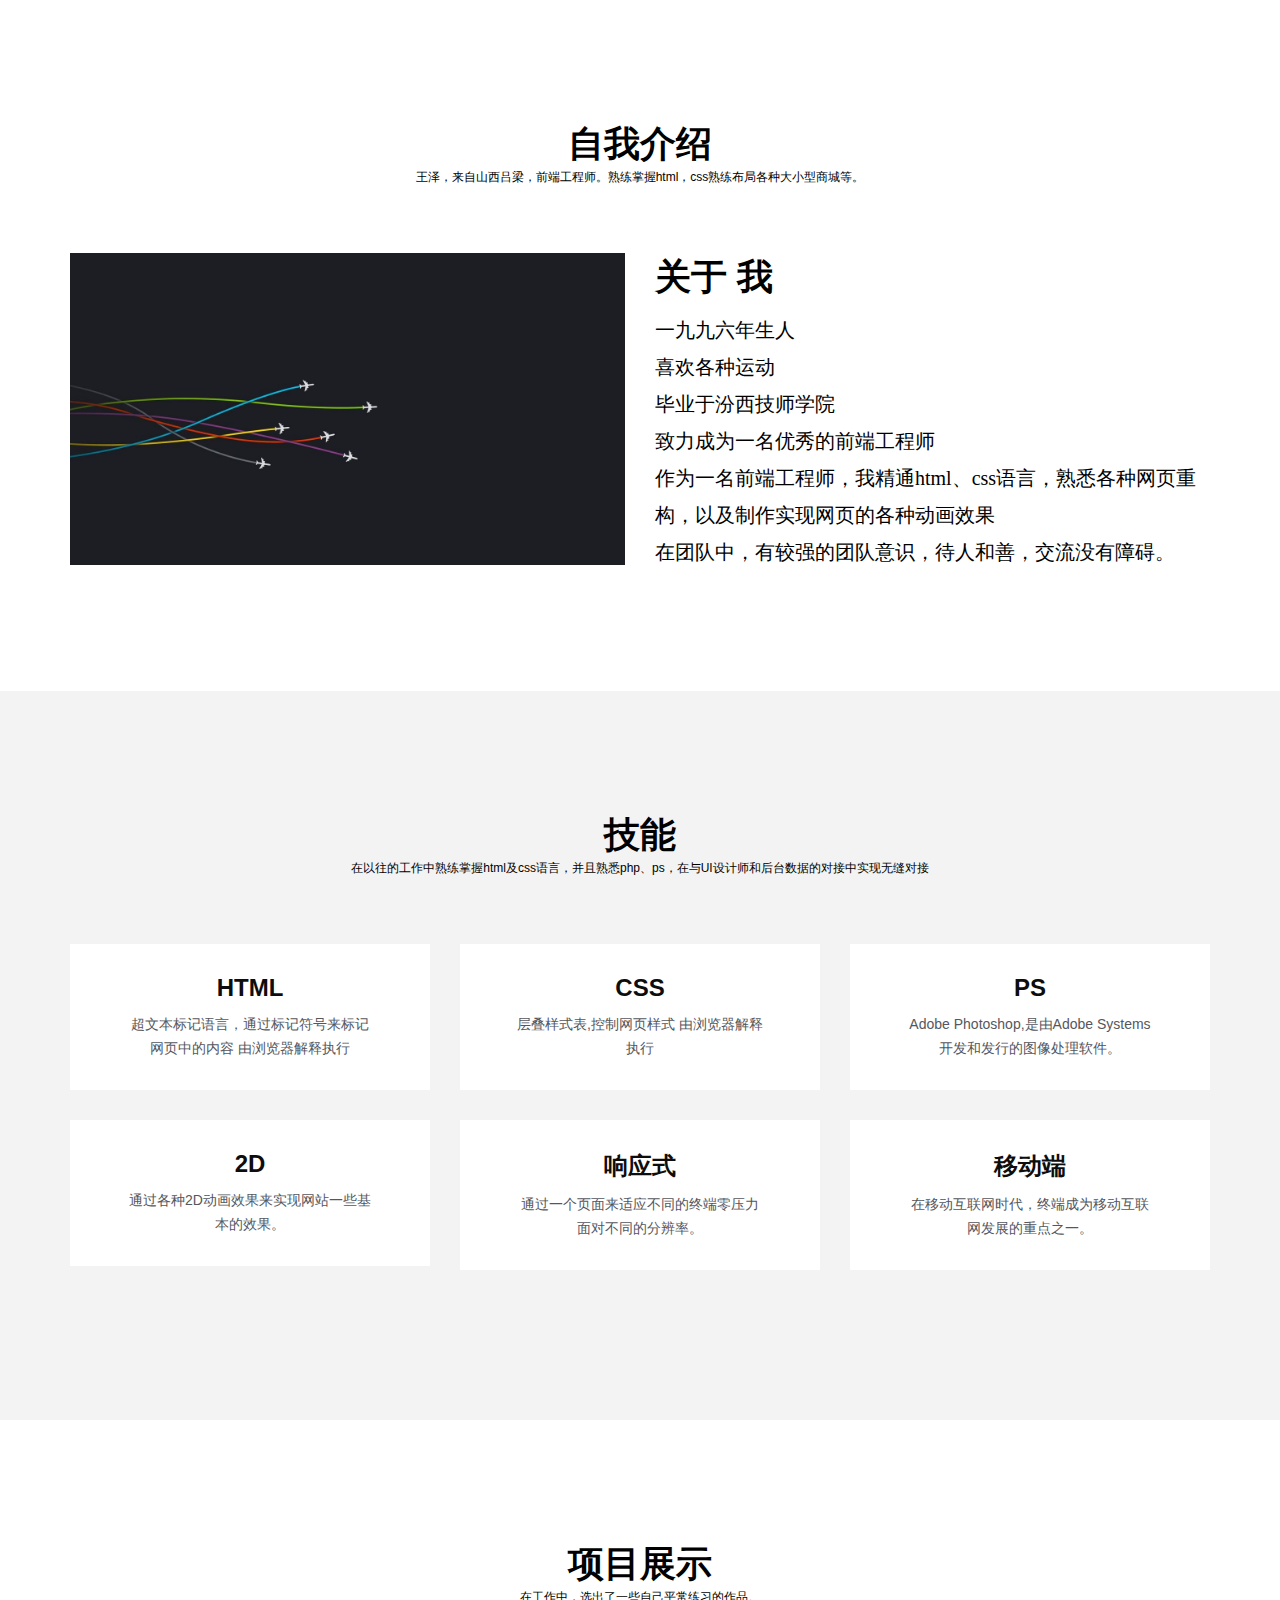
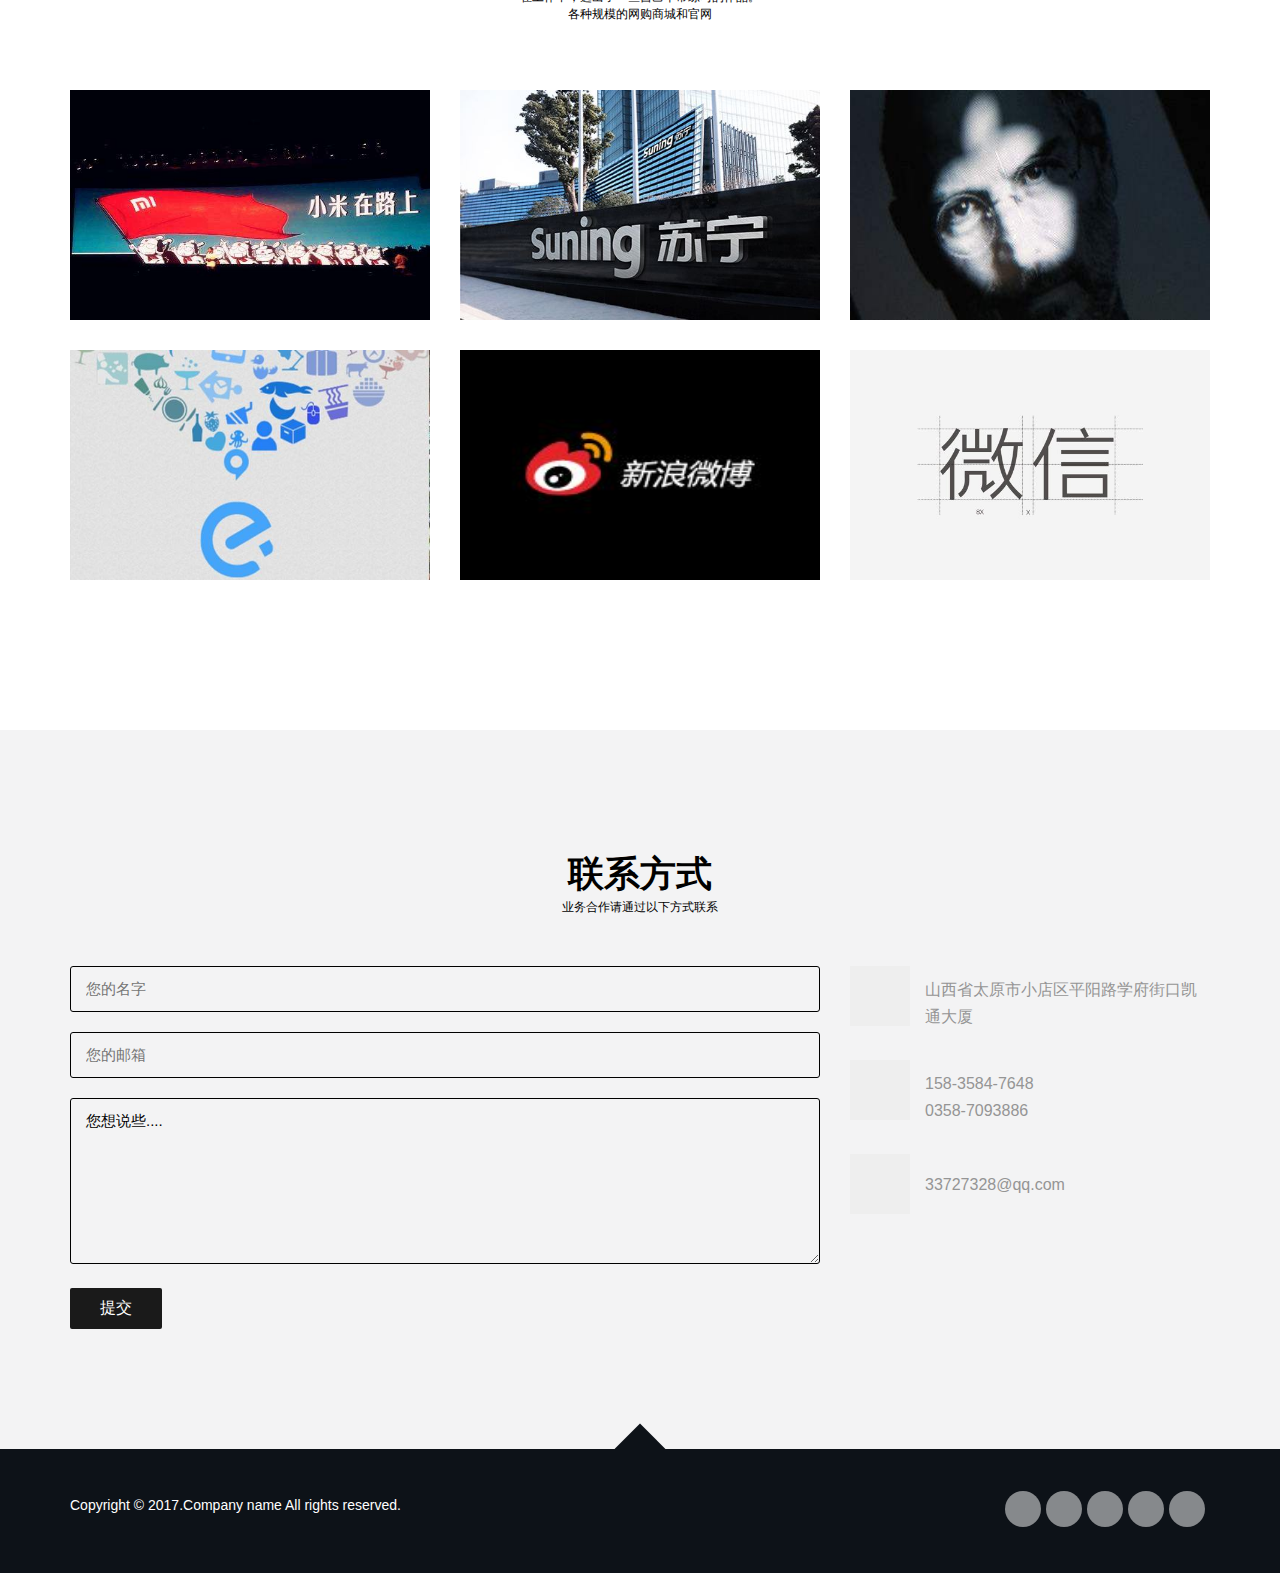
<file: index.html>
<!DOCTYPE html>
<html>
	<head>
		<meta charset="UTF-8">
		<title>我的主页</title>
		<link rel="stylesheet" href="css/index.css" />
		<link rel="stylesheet" type="text/css" href="css/response.css"/>
		<link rel="stylesheet" href="https://at.alicdn.com/t/font_506409_06rd9h6ytyncow29.css">
		<link rel="shortcut icon" href="img/2wm.png" />
	</head>
	<body>
		<section class="about">
			<div class="container">
				<div class="about-head">
					<h1>自我介绍</h1>
					<p>王泽，来自山西吕梁，前端工程师。熟练掌握html，css熟练布局各种大小型商城等。</p>
				</div>
				<div class="row">
					<div class="col-lg-6 col-md-6 col-sm-12 col-xs-12 about-tu">
						<img src="img/20170929033146213.jpg" alt=""/>
					</div>
					<div class="col-lg-6 col-md-6 col-sm-12 col-xs-12 about-wz">
						<h1>关于 我</h1>
						<p>一九九六年生人<br /> 喜欢各种运动<br />毕业于汾西技师学院<br /> 致力成为一名优秀的前端工程师<br />作为一名前端工程师，我精通html、css语言，熟悉各种网页重构，以及制作实现网页的各种动画效果<br />在团队中，有较强的团队意识，待人和善，交流没有障碍。
						</p>
					</div>
				</div>
			</div>
		</section>
		<!--技能开始-->
		<main class="liuge">
			<div class="liuge-head">
				<h1>技能</h1>
				<p>在以往的工作中熟练掌握html及css语言，并且熟悉php、ps，在与UI设计师和后台数据的对接中实现无缝对接</p>
			</div>
			<div class="container">
				<ul class="row">
					<li class="col-lg-4 col-md-4 col-sm-6 col-xs-12">
						<div>
							<i class="iconfont icon-html"></i>
							<h2>HTML</h2>
							<p>超文本标记语言，通过标记符号来标记网页中的内容 由浏览器解释执行</p>
						</div>
					</li>
					<li class="col-lg-4 col-md-4 col-sm-6 col-xs-12">
						<div>
							<i class="iconfont icon-css"></i>
						<h2>CSS</h2>
						<p>层叠样式表,控制网页样式 由浏览器解释执行</p>
						</div>
					</li>
					<li class="col-lg-4 col-md-4 col-sm-6 col-xs-12">
						<div>
							<i class="iconfont icon-ps"></i>
						<h2>PS</h2>
						<p> Adobe Photoshop,是由Adobe Systems开发和发行的图像处理软件。</p>
						</div>
					</li>
					<li class="col-lg-4 col-md-4 col-sm-6 col-xs-12">
						<div>
							<i class="iconfont icon-D"></i>
						<h2>2D</h2>
						<p>通过各种2D动画效果来实现网站一些基本的效果。</p>
						</div>
					</li>
					<li class="col-lg-4 col-md-4 col-sm-6 col-xs-12">
						<div>
							<i class="iconfont icon-diannao"></i>
						<h2>响应式</h2>
						<p>通过一个页面来适应不同的终端零压力面对不同的分辨率。</p>
						</div>
					</li>
					<li class="col-lg-4 col-md-4 col-sm-6 col-xs-12">
						<div>
							<i class="iconfont icon-yidongduan"></i>
						<h2>移动端</h2>
						<p>在移动互联网时代，终端成为移动互联网发展的重点之一。</p>
						</div>
					</li>
				</ul>
			</div>
		</main>
		<!--技能结束-->
		<!--项目开始-->
		<main class="zuopin">
			<div class="liuge-head">
				<h1>项目展示</h1>
				<p>在工作中，选出了一些自己平常练习的作品。<br>各种规模的网购商城和官网</p>
			</div>
			<div class="container">
				<ul class="row">
					<li class="col-lg-4 col-md-4 col-sm-6 col-xs-12">
						<div class="zuopinn">
							<img src="img/timg.jpg" alt="" />
							<div class="hsk"></div>
							<div class="zpdjxg">
								<a href="mi/index.html" target="_blank">
									<i class="iconfont icon-lianjie"></i>
								</a>
								<h4>小米商城</h4>
								<!-- <p>小米商城的简洁大气</p> -->
							</div>
						</div>
					</li>
					<li class="col-lg-4 col-md-4 col-sm-6 col-xs-12">
						<div class="zuopinn">
							<img src="img/timg (2).jpg" alt="" />
							<div class="hsk"></div>
							<div class="zpdjxg">
								<a href="suning/index.html" target="_blank">
									<i class="iconfont icon-lianjie"></i>
								</a>
								<h4>苏宁首页</h4>
								<!-- <p>繁琐中可见布局功力</p> -->
							</div>
						</div>
					</li>
					<li class="col-lg-4 col-md-4 col-sm-6 col-xs-12">
						<div class="zuopinn">
							<img src="img/timg (1).jpg" alt="" />
							<div class="hsk"></div>
							<div class="zpdjxg">
								<a href="pg/index.html" target="_blank">
									<i class="iconfont icon-lianjie"></i>
								</a>
								<h4>苹果官网</h4>
							</div>
						</div>
					</li>
					<li class="col-lg-4 col-md-4 col-sm-6 col-xs-12">
						<div class="zuopinn">
							<img src="img/timg (3).jpg" alt="" />
							<div class="hsk"></div>
							<div class="zpdjxg">
								<a href="e/index.html" target="_blank">
									<i class="iconfont icon-lianjie"></i>
								</a>
								<h4>饿？APP</h4>
							</div>
						</div>
					</li>
					<li class="col-lg-4 col-md-4 col-sm-6 col-xs-12">
						<div class="zuopinn">
							<img src="img/timg (4).jpg" alt="" />
							<div class="hsk"></div>
							<div class="zpdjxg">
								<a href="" target="_blank">
									<i class="iconfont icon-lianjie"></i>
								</a>
								<h4>新浪</h4>
							</div>
						</div>
					</li>
					<li class="col-lg-4 col-md-4 col-sm-6 col-xs-12">
						<div class="zuopinn">
							<img src="img/timg (5).jpg" alt="" />
							<div class="hsk"></div>
							<div class="zpdjxg">
								<a href="" target="_blank">
									<i class="iconfont icon-lianjie"></i>
								</a>
								<h4>微信</h4>
							</div>
						</div>
					</li>
				</ul>
			</div>
		</main>
		<!--项目结束-->
		<main class="lianxi">
			<div class="liuge-head">
				<h1>联系方式</h1>
				<p>业务合作请通过以下方式联系</p>
			</div>
			<div class="container">
				<ul class="row">
					<li class="col-lg-8 col-md-8 col-sm-6 col-xs-12">
						<div class="lianxi-z">
							<input type="text" name="name" placeholder="您的名字" class="contact-input" />
							<input type="email" name="email" placeholder="您的邮箱" class="contact-input" />
							<textarea rows="6" class="contact-input" >您想说些....</textarea>
							<input type="submit" value="提交" class="tijiao">
						</div>
					</li>
					<li class="col-lg-4 col-md-4 col-sm-6 col-xs-12">
						<div class="lianxi-y">
							<div class="lianxi-y-n">
								<div class="lianxi-icon">
									<span><i class="iconfont icon-scdizhi"></i></span>
								</div>
								<div class="lianxi-wz">
									<p>山西省太原市小店区平阳路学府街口凯通大厦</p>
								</div>
							</div>
							<div class="lianxi-y-n">
								<div class="lianxi-icon">
									<span><i class="iconfont icon-dianhua"></i></span>
								</div>
								<div class="lianxi-wz">
									<p>158-3584-7648<br>0358-7093886</p>
								</div>
							</div>
							<div class="lianxi-y-n">
								<div class="lianxi-icon">
									<span><i class="iconfont icon-xinxiang"></i></span>
								</div>
								<div class="lianxi-wz">
									<p class="lianxi-wzz">33727328@qq.com
									</p>
								</div>
							</div>
						</div>
					</li>
				</ul>
			</div>
		</main>
		<!--底部开始-->
		<footer>
			<div class="container">
				<div class="row">
					<div class="col-lg-6 col-md-6 col-sm-6 col-xs-12">
						<p>Copyright © 2017.Company name All rights reserved.</p>
					</div>
					<div class="col-lg-6 col-md-6 col-sm-6 col-xs-12">
						<ul>
							<li>
								<a href="">
									<i class="iconfont icon-icon"></i>
								</a>
							</li>
							<li>
								<a href="">
									<i class="iconfont icon-icon"></i>
								</a>
							</li>
							<li>
								<a href="">
									<i class="iconfont icon-icon"></i>
								</a>
							</li>
							<li>
								<a href="">
									<i class="iconfont icon-icon"></i>
								</a>
							</li>
							<li>
								<a href="">
									<i class="iconfont icon-icon"></i>
								</a>
							</li>
						</ul>
					</div>
					<a href="" class="footer-xfk">
						<i class="iconfont icon-arrows-4-7"></i>
					</a>
				</div>
			</div>
		</footer>
		<!--底部结束-->
	</body>
</html>
</file>
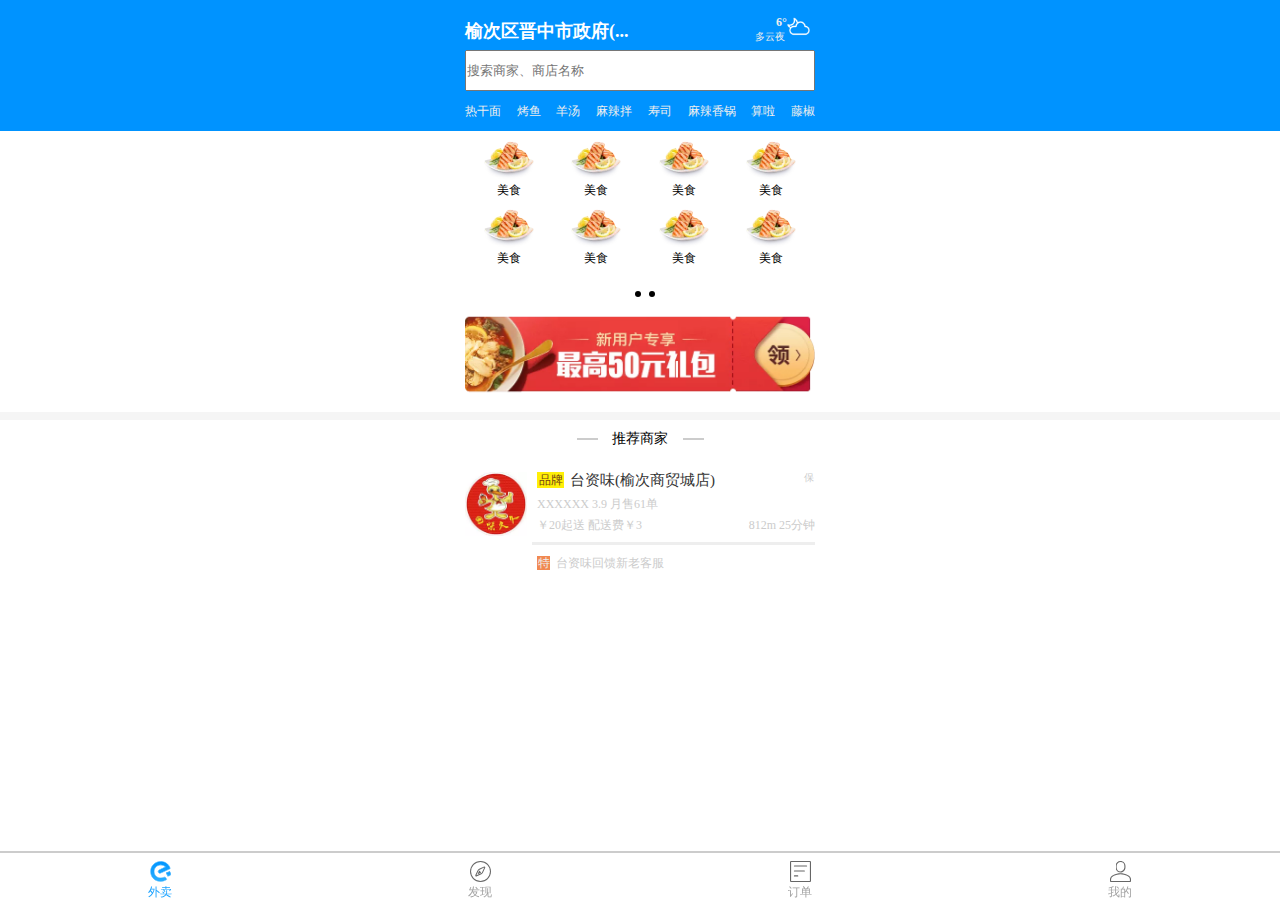
<file: e/index.html>
<!DOCTYPE html>
<html lang="en">
<head>
	<meta charset="UTF-8">
	<title>Document</title>
	<link rel="stylesheet" href="http://at.alicdn.com/t/font_500025_r7d1xwlol7eqaor.css">
	<meta name="viewport" content="width=device-width">
	<link rel="stylesheet" href="css/index.css">
	<script src="js/rem.js"></script>
</head>
<body>
	<header>
	<a href=""></a>
		<div class="sky">
			<div class="s1">
				<a href="">
					<i class="iconfont icon-weizhi"></i>
					<b>榆次区晋中市政府(...</b>
				</a>
			</div>
			<a href="" class="s2">
				<div class="s22">
					<h2>6°</h2>
					<p>多云夜</p>
				</div>
				<div class="s23">
					<img src="img/yun.webp" alt="">
				</div>
			</a>
		</div>

		<div class="sousuo">
			<input type="text" placeholder="搜索商家、商店名称" style="width: 100%;height: 100%">
		</div>
		<div class="list">
			<a href="" class="listbox">热干面</a>
			<a href="" class="listbox">烤鱼</a>
			<a href="" class="listbox">羊汤</a>
			<a href="" class="listbox">麻辣拌</a>
			<a href="" class="listbox">寿司</a>
			<a href="" class="listbox">麻辣香锅</a>
			<a href="" class="listbox">算啦</a>
			<a href="" class="listbox">藤椒</a>
		</div>
	</header>
	<nav>
		<div class="box">
			<a href="" class="boox">
				<img src="img/e1.webp" alt="">
				<p class="booox">美食</p>
			</a>
			<a href="" class="boox">
				<img src="img/e1.webp" alt="">
				<p class="booox">美食</p>
			</a>
			<a href="" class="boox">
				<img src="img/e1.webp" alt="">
				<p class="booox">美食</p>
			</a>
			<a href="" class="boox">
				<img src="img/e1.webp" alt="">
				<p class="booox">美食</p>
			</a>
			<a href="" class="boox">
				<img src="img/e1.webp" alt="">
				<p class="booox">美食</p>
			</a>
			<a href="" class="boox">
				<img src="img/e1.webp" alt="">
				<p class="booox">美食</p>
			</a>
			<a href="" class="boox">
				<img src="img/e1.webp" alt="">
				<p class="booox">美食</p>
			</a>
			<a href="" class="boox">
				<img src="img/e1.webp" alt="">
				<p class="booox">美食</p>
			</a>
			
		</div>
		<div class="box2">
			<div class="box21"></div>
			<div class="box21"></div>
		</div>
	</nav>
	<a href="" class="new">
		<img src="img/guanggao.webp" alt="">
	</a>
	<div class="lan"></div>
	<div class="tjsj">
		<div class="title">
			<div class="gang"></div>
			<p>推荐商家</p>
			<div class="gang"></div>
		</div>
		<a href="" class="taizi">
			<div class="img">
				<img src="img/e10.webp" alt="">
			</div>
			<div class="taizibox">
				<div class="taizibox1">
					<div class="tzb11">品牌</div>
					<p class="tzb12">台资味(榆次商贸城店)</p>
					<p class="tzb13">保</p>
				</div>
				<div class="taizibox2">
					XXXXXX 3.9 月售61单
				</div>
				<div class="taizibox3">
					<p class="tzb14">￥20起送
					配送费￥3
					</p>
					<p class="tzb15">
						812m
						25分钟
					</p>
				</div>
			</div>
		</a>
		<div class="xuxian"></div>
		<a href="" class="taizibottom">
			<div class="tzb1">特</div>
			<div class="tzb2">台资味回馈新老客服</div>
		</a>
	</div>
	<div class="waimai">
		<a href="" class="waimaibox">
			<img src="img/xiazai.svg" alt="">
			<p class="wmb1">外卖</p>
		</a>
		<a href="" class="waimaibox">
			<img src="img/xiazai1.svg" alt="">
			<p class="wmb2">发现</p>
		</a>
		<a href="dingdan.html" class="waimaibox">
			<img src="img/xiazai2.svg" alt="">
			<p class="wmb2">订单</p>
		</a>
		<a href="wo.html" class="waimaibox">
			<img src="img/xiazai3.svg" alt="">
			<p class="wmb2">我的</p>
		</a>
	</div>
</body>
</html>
</file>
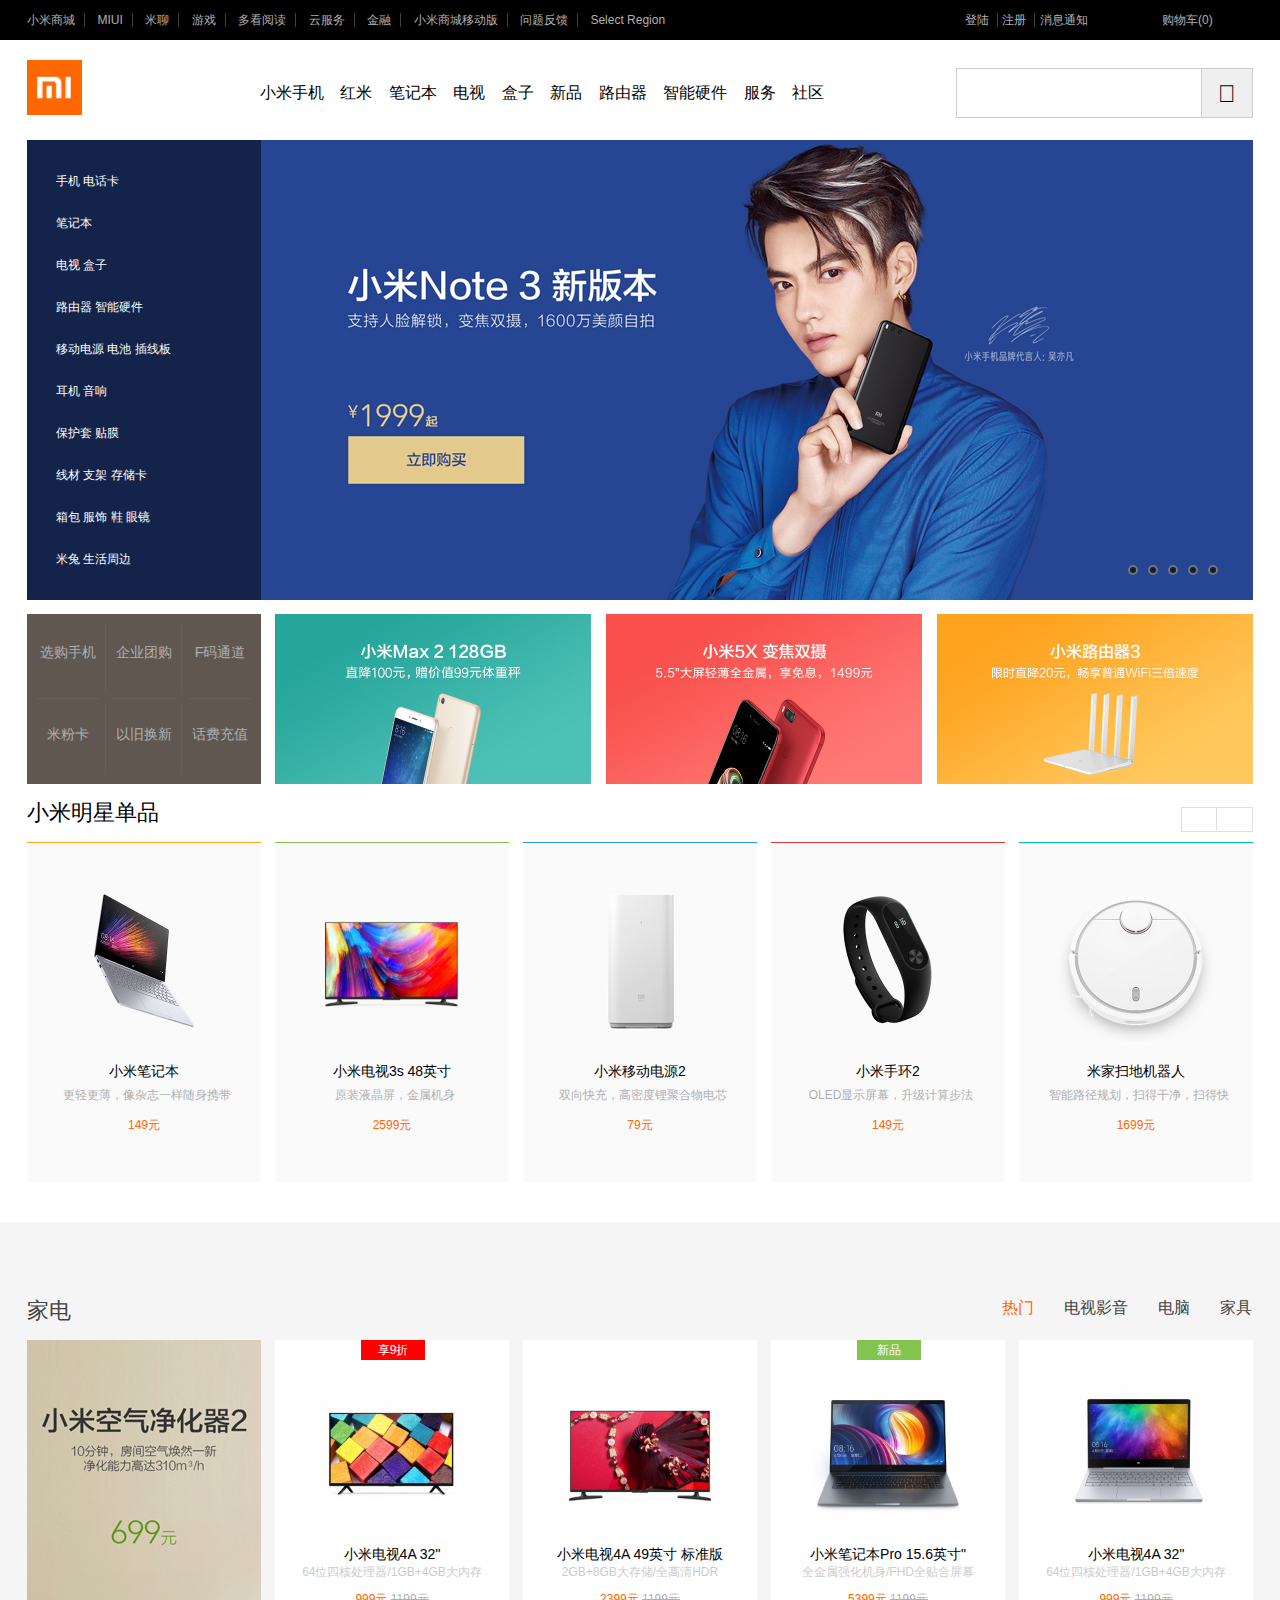
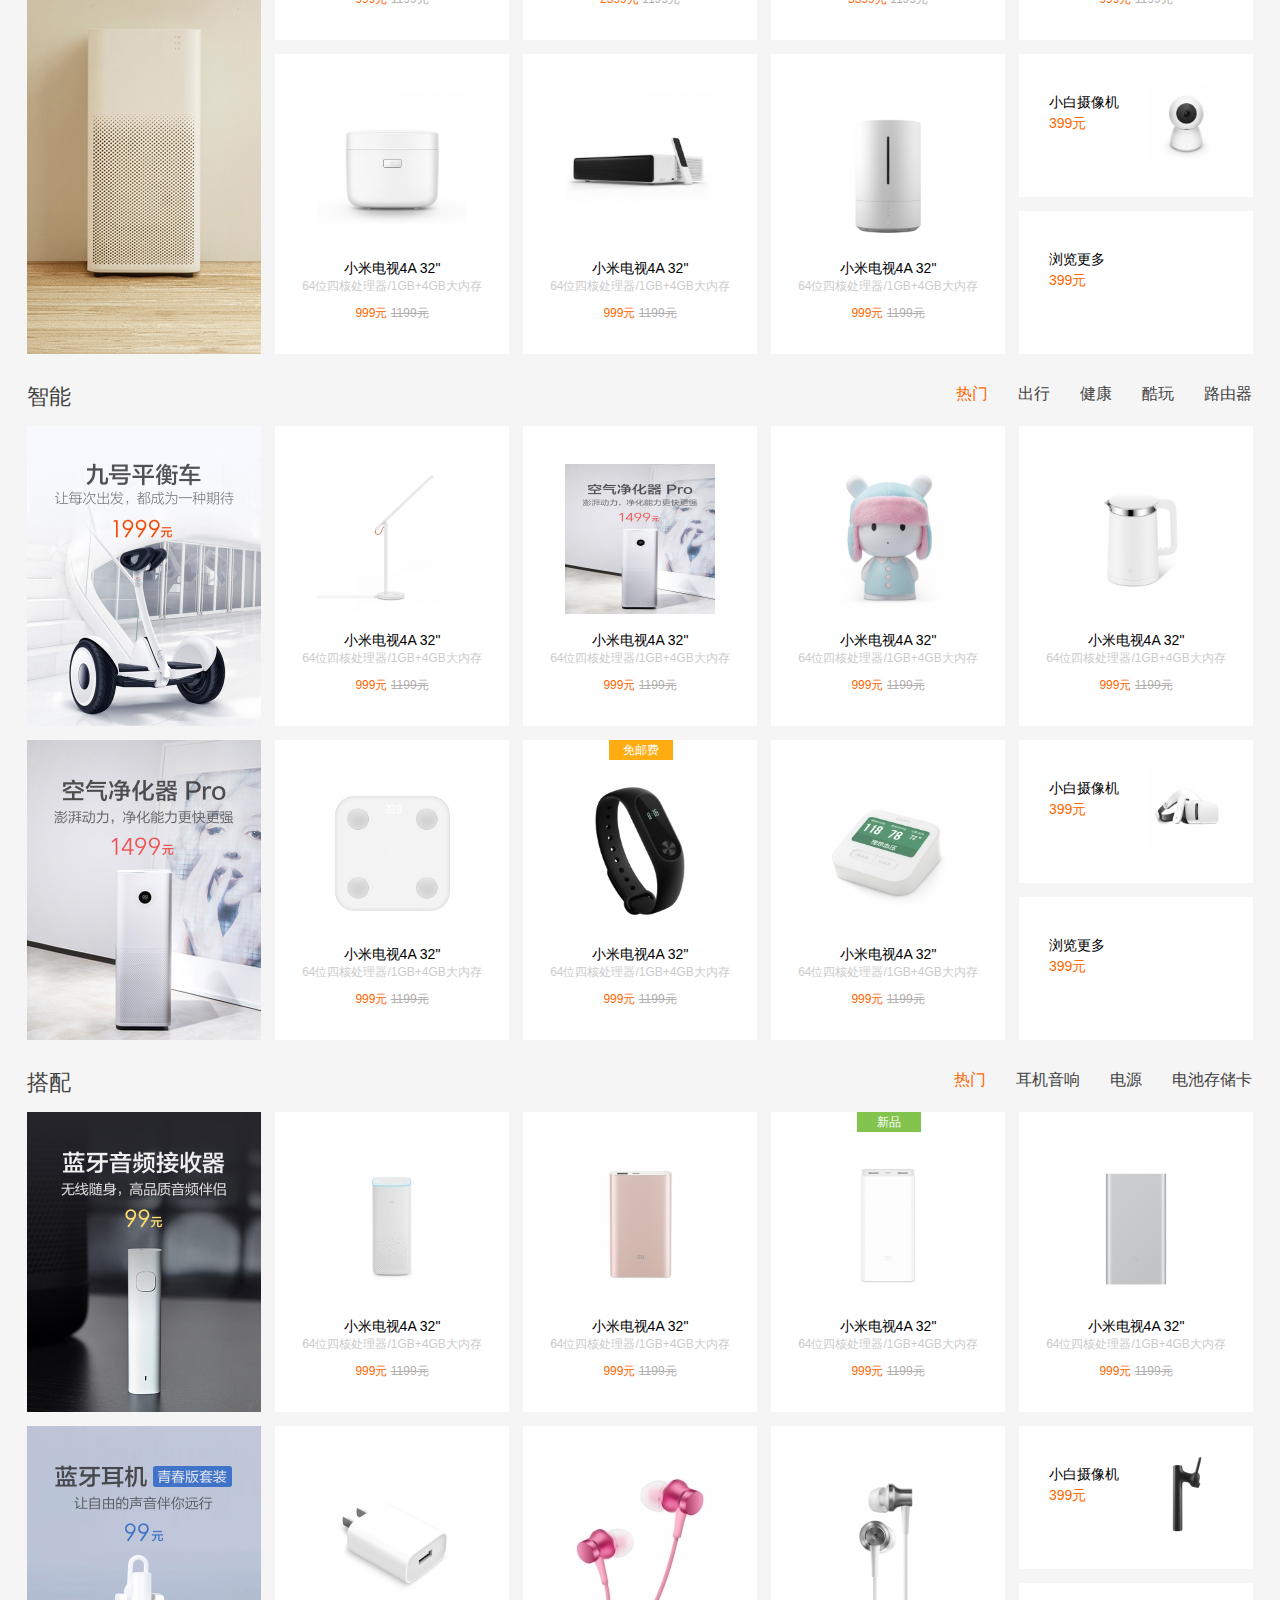
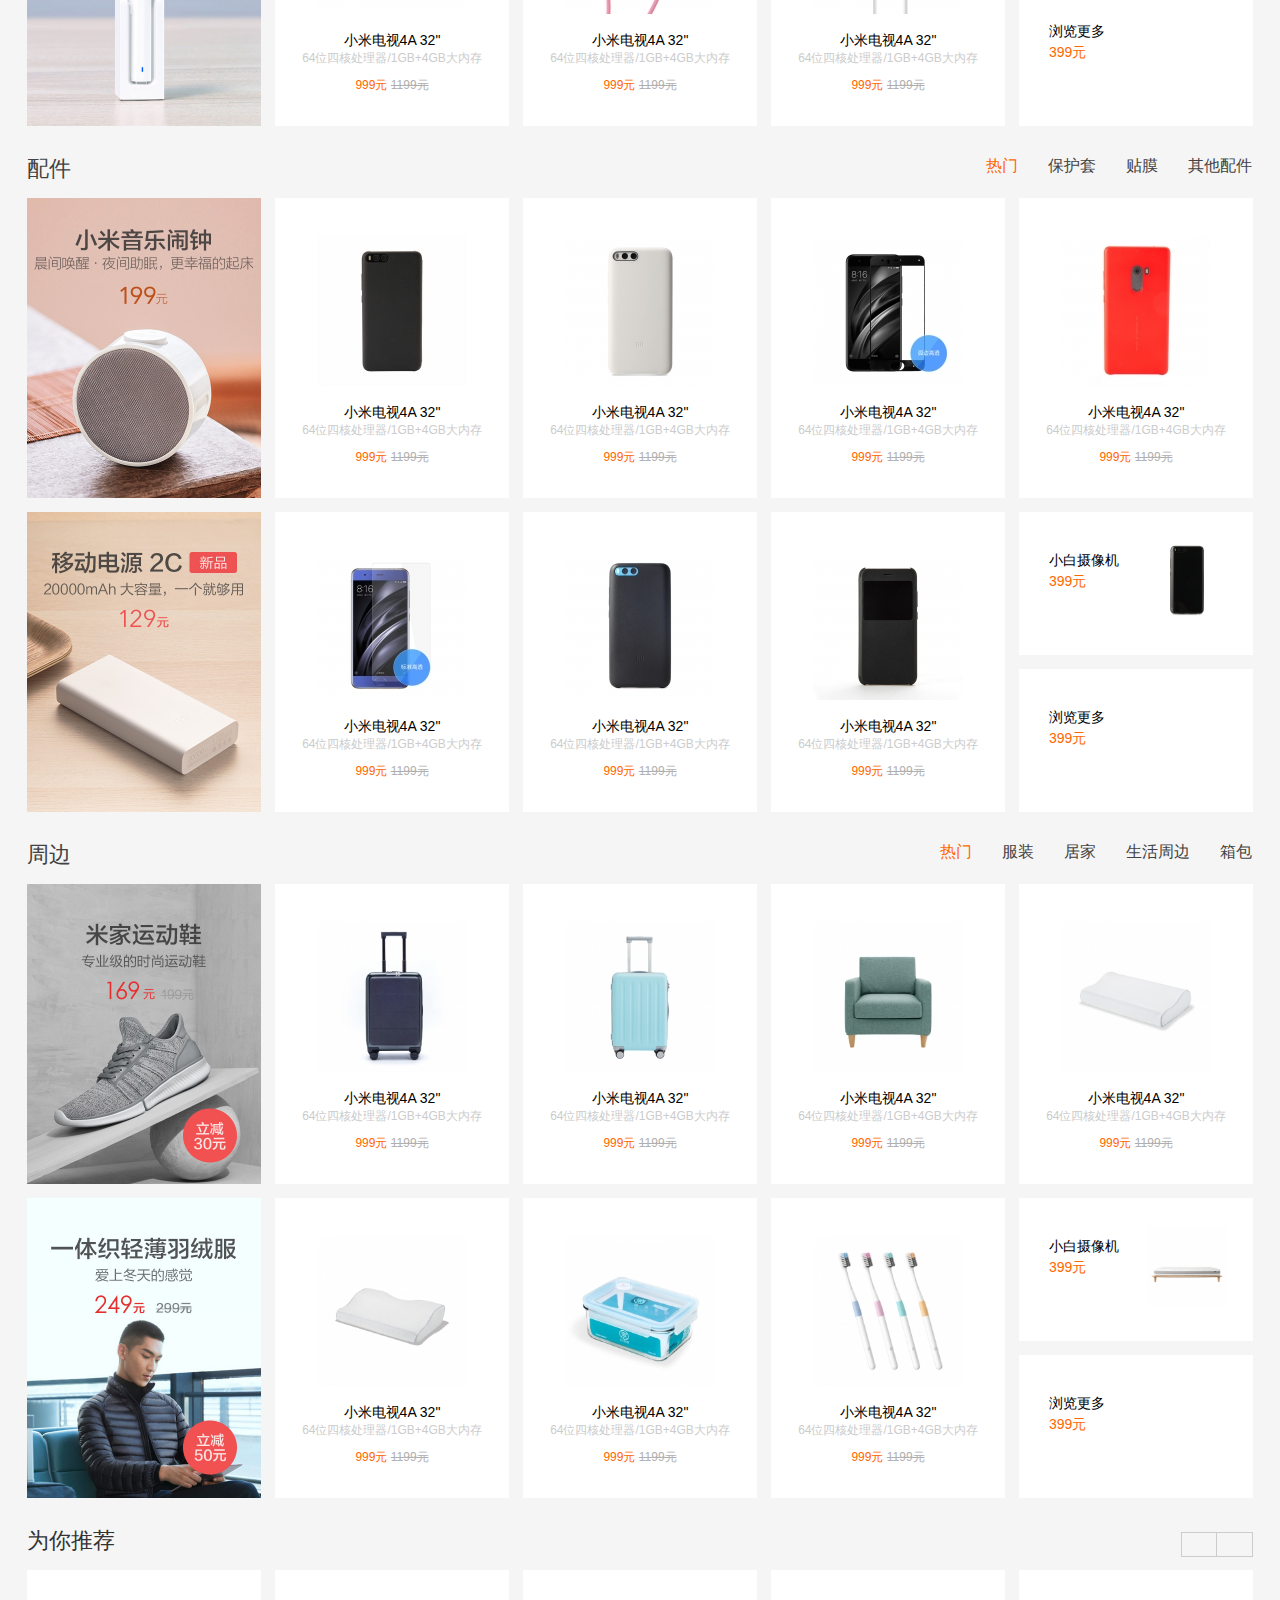
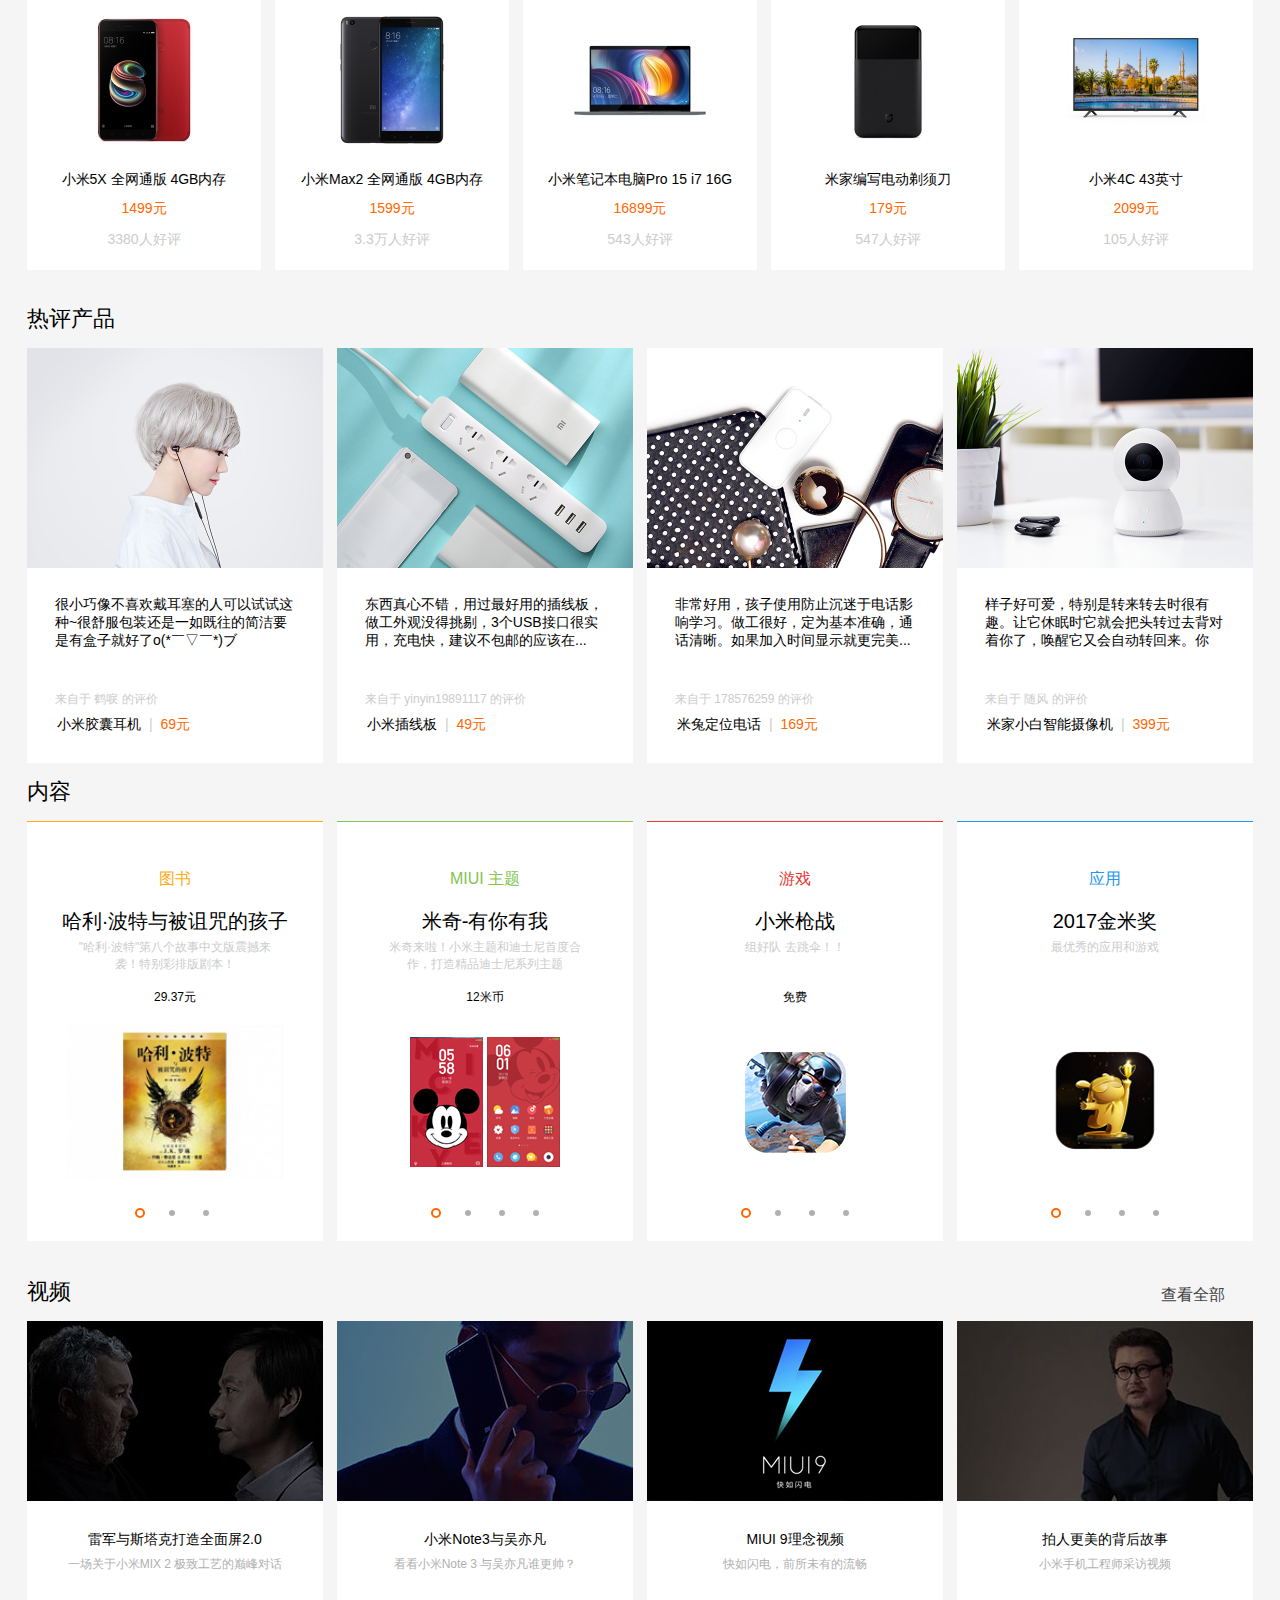
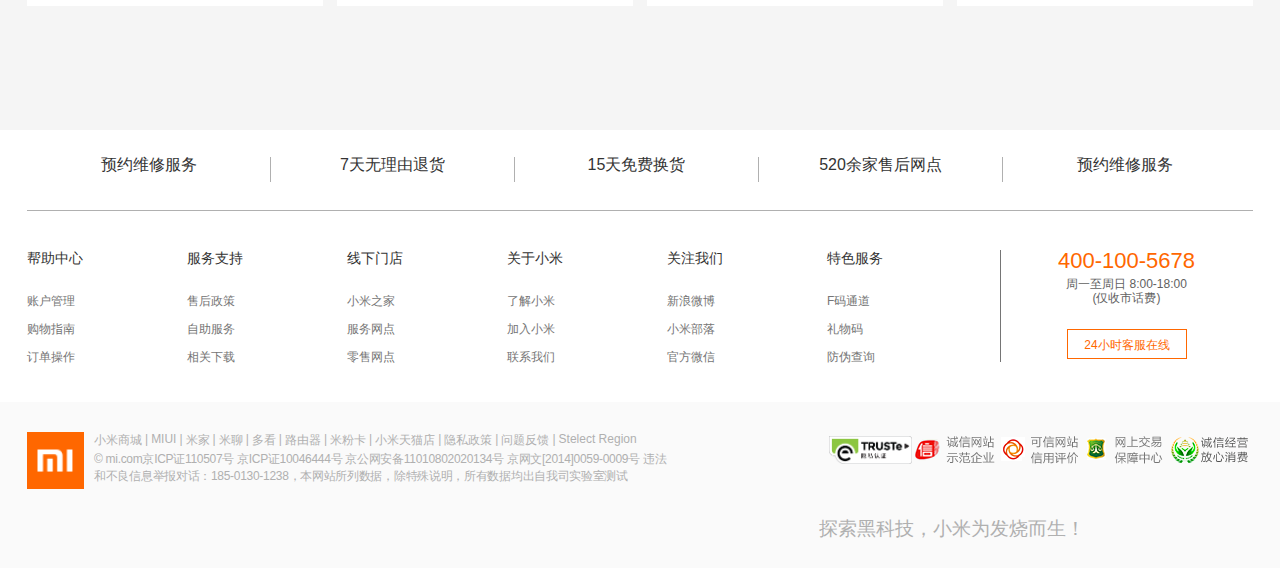
<file: mi/index.html>
<!DOCTYPE html>
<html lang="en">
<head>
	<meta charset="UTF-8">
	<title>小米商城</title>
	<link rel="stylesheet" href="http://at.alicdn.com/t/font_487241_6tlgq57rsve7b9.css">
	<link rel="stylesheet" href="css/index.css">
	<link rel="shortcut icon" href="img/小米logo.png">
</head>	
<body>
	<div class="header">	
		<div class="header-box">
			<div class="header-left">
				<a href="" class="zi zi1">小米商城</a>
				<a href="" class="zi">MIUI</a>
				<a href="" class="zi">米聊</a>
				<a href="" class="zi">游戏</a>
				<a href="" class="zi">多看阅读</a>
				<a href="" class="zi">云服务</a>
				<a href="" class="zi">金融</a>
				<a href="" class="zi">小米商城移动版</a>
				<a href="" class="zi">问题反馈</a>
				<a href="" class="zi zi2">Select Region</a>
			</div>
			<div class="header-right">
				<div class="header-r1">
					<a href="" class="zzi">登陆</a>
					<a href="" class="zzi">注册</a>
					<a href="" class="zzi zzi1">消息通知</a>
				</div>
				<div class="header-r2">
					<a href="" class="r2p">
						<i class="iconfont icon-gouwuche"></i>购物车(0)
					</a>
				</div>
			</div>
		</div>
	</div>
	<div class="mi">
		<div class="a">
			<a href="">
				<img src="img/mi-logo.png" alt="" width="55" height="55">
			</a>
		</div>
		<div class="b">
			<div class="b-1">
				<a href="">小米手机</a>
				<a href="">红米</a>
				<a href="">笔记本</a>
				<a href="">电视</a>
				<a href="">盒子</a>
				<a href="">新品</a>
				<a href="">路由器</a>
				<a href="">智能硬件</a>
				<a href="">服务</a>
				<a href="">社区</a>
			</div>
		</div>
		<div class="c">
			<input type="text" class="input1">
			<input type="button" class="input2 iconfont" value="&#xe609;">
		</div>
	</div>
	<div class="banner">
		<ul class="img_box">
			<li class="">
				<a href="">
					<img src="img/banner.jpg" alt="">
				</a>
			</li>
			<li class="">
				<a href="">
					<img src="img/banner1.jpg" alt="">
				</a>
			</li>
			<li class="">
				<a href="">
					<img src="img/banner2.jpg" alt="">
				</a>
			</li>
			<li class="">
				<a href="">
					<img src="img/banner3.jpg" alt="">
				</a>
			</li>
			<li class="">
				<a href="">
					<img src="img/banner4.jpg" alt="">
				</a>
			</li>
		</ul>
		<ul class="aside">
			<a href="">
				<li>
					<div class="aside-l">手机 电话卡</div>
					<div class="aside-r"> 
						<i class="iconfont icon-xia"></i>
					</div>
				</li>
				<li>
					<div class="aside-l">笔记本</div>
					<div class="aside-r"> 
						<i class="iconfont icon-xia"></i>
					</div>
				</li>
				<li>
					<div class="aside-l">电视 盒子</div>
					<div class="aside-r">
						<i class="iconfont icon-xia"></i>
					</div>
				</li>
				<li>
					<div class="aside-l">路由器 智能硬件</div>
					<div class="aside-r">
						<i class="iconfont icon-xia"></i>
					</div>
				</li>
				<li>
					<div class="aside-l">移动电源 电池 插线板</div>
					<div class="aside-r">
						<i class="iconfont icon-xia"></i>
					</div>
				</li>
				<li>
					<div class="aside-l">耳机 音响</div>
					<div class="aside-r">
						<i class="iconfont icon-xia"></i>
					</div>
				</li>
				<li>
					<div class="aside-l">保护套 贴膜</div>
					<div class="aside-r">
						<i class="iconfont icon-xia"></i>
					</div>
				</li>
				<li>
					<div class="aside-l">线材 支架 存储卡</div>
					<div class="aside-r">
						<i class="iconfont icon-xia"></i>
					</div>
				</li>
				<li>
					<div class="aside-l">箱包 服饰 鞋 眼镜</div>
					<div class="aside-r">
						<i class="iconfont icon-xia"></i>
					</div>
				</li>
				<li>
					<div class="aside-l">米兔 生活周边</div>
					<div class="aside-r">
						<i class="iconfont icon-xia"></i>
					</div>
				</li>
			</a>
		</ul>
		<ul class="btn_box">
			<li></li>
			<li></li>
			<li></li>
			<li></li>
			<li></li>
		</ul>
		<div class="banner-l">
			<i class="iconfont icon-weibiaoti6-copy"></i>
		</div>
		<div class="banner-r">
			<i class="iconfont icon-xia"></i>
		</div>
	</div>
	<div class="home">
		<div class="home1">
			<ul class="homeleft">
				<li>
					<a href="" class="homehover">
						<i class="iconfont icon-xuangoushouji"></i>
						<span>选购手机</span>
					</a>
					<div class="gang"></div>
					<div class="gang1"></div>
				</li>
				<li>
					<a href="">
						<i class="iconfont icon-liwu"></i>
						<span>企业团购</span>
					</a>
						<div class="gang"></div>
						<div class="gang1"></div>
				</li>
				<li>
					<a href="">
						<i class="iconfont icon-fma"></i>
						<span>F码通道</span>
					</a>
						<div class="gang1"></div>
				</li>
				<li>
					<a href="">
						<i class="iconfont icon-mifenqia-copy"></i>
						<span>米粉卡</span>
					</a>						
						<div class="gang2"></div>
				</li>
				<li>
					<a href="">
						<i class="iconfont icon-yijiuhuanxin"></i>
						<span>以旧换新</span>
					</a>
						<div class="gang2"></div>
					</a>
				</li>
				<li>
					<a href="">
						<i class="iconfont icon-huafeichongzhi-copy"></i>
						<span>话费充值</span>
					</a>
				</li>
			</ul>
		</div>
		<div class="home2">
			<a href="">
				<img src="img/home1.jpg" alt="" width="316" height="170">
			</a>
		</div>
		<div class="home2 home3">
			<a href="">
				<img src="img/home2.jpg" alt="" width="316" height="170">
			</a>
		</div>
		<div class="home2 home3">
			<a href="">
				<img src="img/home3.jpg" alt="" width="316" height="170">
			</a>
		</div>
	</div>
	<div class="star">
			<div class="star-top">小米明星单品
				<div class="star-topbox">
					<div class="left">
						<i class="iconfont icon-weibiaoti6-copy"></i>
					</div>
					<div class="right">
						<i class="iconfont icon-xia"></i>
					</div>
			</div>
	</div>
	<div class="star-bot">
				<div class="star-botbox">
					<a href="" class="picture">
						<img src="img/725a37e3-78b7-4298-8098-c40097bf179d.png" alt="" width="160" height="160">
					</a>
					<a href="" class="text">
						小米笔记本
					</a>
					<span class="text2">更轻更薄，像杂志一样随身携带</span>
					<span class="text3">149元</span>
				</div>
				<div class="star-botbox">
					<a href="" class="picture">
						<img src="img/dianshi.png" height="160">
					</a>
					<a href="" class="text">
						小米电视3s 48英寸
					</a>
					<span class="text2">原装液晶屏，金属机身</span>
					<span class="text3">2599元</span>
				</div>
				<div class="star-botbox">
					<a href="" class="picture">
						<img src="img/T1KvdjBX_v1RXrhCrK.jpg" height="160">
					</a>
					<a href="" class="text">
						小米移动电源2
					</a>
					<span class="text2">双向快充，高密度锂聚合物电芯</span>
					<span class="text3">79元</span>
				</div>
				<div class="star-botbox">
					<a href="" class="picture">
						<img src="img/shoubiao.png" alt="" width="160" height="160">
					</a>
					<a href="" class="text">
						小米手环2
					</a>
					<span class="text2">OLED显示屏幕，升级计算步法</span>
					<span class="text3">149元</span>
				</div>
				<div class="star-botbox">
					<a href="" class="picture">
						<img src="img/qq.png" alt="" width="160" height="160">
					</a>
					<a href="" class="text">
						米家扫地机器人
					</a>
					<span class="text2">智能路径规划，扫得干净，扫得快</span>
					<span class="text3">1699元</span>
				</div>
	</div>
	</div>
	<div class="huise">
			<div class="jd-top">
				<div class="left">家电</div>
				<div class="right">
					<a href="">
						<div class="right-zi">热门</div>
						<div class="right-zi">电视影音</div>
						<div class="right-zi">电脑</div>
						<div class="right-zi">家具</div>
					</a>
				</div>
			</div>
			<div class="jd-box">
				<div class="jd-box-l jd-box-ll">
					<img src="img/jiadianleft.jpg" alt="">
				</div>
				<div class="jd-box-r">
					<div class="boox">
						<div class="xiaokuang">享9折</div>
						<a href="" class="shadow">
							<span class="none">超爱小米，手机电视都是小米，爱小米！爱国产！听说小米...
				  			</span>
				  			<span class="nonee">来自于71063121啊 的评价</span>
						</a>
						<a href="" class="boox-a">
							<img src="img/jd1.jpg" alt="" width="150" height="150">
						</a>
						<a href="" class="boox-b">
							小米电视4A 32"
						</a>
						<span class="boox-c">64位四核处理器/1GB+4GB大内存</span>
						<div class="boox-d">999元
							<span class="boox-e">1199元</span>
						</div>
					</div>
					<div class="boox">
						<a href="" class="shadow">
							<span class="none">比较大，喜欢小米怎么看怎么好
				  			</span>
				  			<span class="nonee">来自于白杨love小河 的评价</span>
						</a>
						<a href="" class="boox-a">
							<img src="img/jd2.png" alt="" width="150" height="150">
						</a>
						<a href="" class="boox-b">
							小米电视4A 49英寸 标准版
						</a>
						<span class="boox-c">2GB+8GB大存储/全高清HDR</span>
						<div class="boox-d">2399元
							<span class="boox-e">1199元</span>
						</div>						
					</div>
					<div class="boox boox2d">
						<div class="xiaokuang">新品</div>
						<a href="" class="shadow">
							<span class="none">和我想象中的一样好，从红米2、not、4、小米5s,...
				  			</span>
				  			<span class="nonee">来自于兰彻 的评价</span>
						</a>
						<a href="" class="boox-a">
							<img src="img/jd3.jpg" alt="" width="150" height="150">
						</a>
						<a href="" class="boox-b">
							小米笔记本Pro 15.6英寸"
						</a>
						<span class="boox-c">全金属强化机身/FHD全贴合屏幕</span>
						<div class="boox-d">5399元
							<span class="boox-e">1199元</span>
						</div>
					</div>
					<div class="boox">
						<a href="" class="shadow">
							<span class="none">米粉了，来个藏头诗吧，我爱小米
				  			</span>
				  			<span class="nonee">来自于 屌丝 的评价</span>
						</a>
						<a href="" class="boox-a">
							<img src="img/jd4.jpg" alt="" width="150" height="150">
						</a>
						<a href="" class="boox-b">
							小米电视4A 32"
						</a>
						<span class="boox-c">64位四核处理器/1GB+4GB大内存</span>
						<div class="boox-d">999元
							<span class="boox-e">1199元</span>
						</div>
					</div>
					<div class="boox">
						<a href="" class="shadow">
							<span class="none">真的很好吃，煮出来的饭。超值超值。
				  			</span>
				  			<span class="nonee">来自于 xixi 的评价</span>
						</a>
						<a href="" class="boox-a">
							<img src="img/jd5.jpg" alt="" width="150" height="150">
						</a>
						<a href="" class="boox-b">
							小米电视4A 32"
						</a>
						<span class="boox-c">64位四核处理器/1GB+4GB大内存</span>
						<div class="boox-d">999元
							<span class="boox-e">1199元</span>
						</div>
					</div>
					<div class="boox">
						<a href="" class="shadow">
							<span class="none">非常好的一款投影电视，发现还可以K歌。这是在开灯的情...
				  			</span>
				  			<span class="nonee">来自于 东方医院骨关节科科袁锋... 的评价</span>
						</a>
						<a href="" class="boox-a">
							<img src="img/jd6.jpg" alt="" width="150" height="150">
						</a>
						<a href="" class="boox-b">
							小米电视4A 32"
						</a>
						<span class="boox-c">64位四核处理器/1GB+4GB大内存</span>
						<div class="boox-d">999元
							<span class="boox-e">1199元</span>
						</div>
					</div>
					<div class="boox">
						<a href="" class="shadow">
							<span class="none">外形时尚，小米真心不错!
				  			</span>
				  			<span class="nonee">来自于 灰色头像 的评价</span>
						</a>
						<a href="" class="boox-a">
							<img src="img/jd7.jpg" alt="" width="150" height="150">
						</a>
						<a href="" class="boox-b">
							小米电视4A 32"
						</a>
						<span class="boox-c">64位四核处理器/1GB+4GB大内存</span>
						<div class="boox-d">999元
							<span class="boox-e">1199元</span>
						</div>
					</div>
					<div class="boxbox">
						<div class="boxbox-1">
							<a href="" class="boxbox-a">小白摄像机</a>
							<span class="boxbox-b">399元</span>
							<a href="" class="boxbox-c">
								<img src="img/xiaobai.jpg" alt="" width="80" height="80">
							</a>
						</div>
						<div class="boxbox-2">
							<a href="" class="boxbox-a">浏览更多</a>
							<span class="boxbox-b">399元</span>
							<a href="" class="boxbox-c">
								<i class="iconfont icon-xiangyou"></i>
							</a>
						</div>
					</div>
				</div>
			</div>
			<div class="jd-top">
				<div class="left">智能</div>
				<div class="right right222">
					<div class="right-zi">热门</div>
					<div class="right-zi">出行</div>
					<div class="right-zi">健康</div>
					<div class="right-zi">酷玩</div>
					<div class="right-zi">路由器</div>
				</div>
			</div>
			<div class="jd-box">
				<div class="jd-box-l">
					<div class="jd-box-l1">
						<a href="">
							<img src="img/zn.jpg" alt="" width="234" height="300">
						</a>
					</div>
					<div class="jd-box-l2">
						<a href="">
							<img src="img/zn1.jpg" alt="" width="234" height="300">
						</a>
					</div>
				</div>
				<div class="jd-box-r">
					<div class="boox">
						<a href="" class="shadow">
							<span class="none">已经买了两个了，给孩子写作业用，功能多多，听说有客服...
				  			</span>
				  			<span class="nonee">来自于 米特思*贾 的评价</span>
						</a>
						<a href="" class="boox-a">
							<img src="img/zn0.jpg" alt="" width="150" height="150">
						</a>
						<a href="" class="boox-b">
							小米电视4A 32"
						</a>
						<span class="boox-c">64位四核处理器/1GB+4GB大内存</span>
						<div class="boox-d">999元
							<span class="boox-e">1199元</span>
						</div>
					</div>
					<div class="boox">
						<a href="" class="shadow">
							<span class="none">从MIX到9胖子--我已从小米购买了12件商品，不到...
				  			</span>
				  			<span class="nonee">来自于 CB 的评价</span>
						</a>
						<a href="" class="boox-a">
							<img src="img/zn1.jpg" alt="" width="150" height="150">
						</a>
						<a href="" class="boox-b">
							小米电视4A 32"
						</a>
						<span class="boox-c">64位四核处理器/1GB+4GB大内存</span>
						<div class="boox-d">999元
							<span class="boox-e">1199元</span>
						</div>						
					</div>
					<div class="boox">
						<a href="" class="shadow">
							<span class="none">很好。给宝宝买了一个。宝宝非常喜欢。老婆也夸我了，买...
				  			</span>
				  			<span class="nonee">来自于 li 的评价</span>
						</a>
						<a href="" class="boox-a">
							<img src="img/zn2.jpg" alt="" width="150" height="150">
						</a>
						<a href="" class="boox-b">
							小米电视4A 32"
						</a>
						<span class="boox-c">64位四核处理器/1GB+4GB大内存</span>
						<div class="boox-d">999元
							<span class="boox-e">1199元</span>
						</div>
					</div>
					<div class="boox">
						<a href="" class="shadow">
							<span class="none">买来了这么多东西从来没见客服妹子回复我。白活了。
				  			</span>
				  			<span class="nonee">来自于 王宝强 的评价</span>
						</a>
						<a href="" class="boox-a">
							<img src="img/zn3.jpg" alt="" width="150" height="150">
						</a>
						<a href="" class="boox-b">
							小米电视4A 32"
						</a>
						<span class="boox-c">64位四核处理器/1GB+4GB大内存</span>
						<div class="boox-d">999元
							<span class="boox-e">1199元</span>
						</div>
					</div>
					<div class="boox">
						<a href="" class="shadow">
							<span class="none">客服妹子，过来称下今天胖了十斤还是二十斤
				  			</span>
				  			<span class="nonee">来自于 追随 的评价</span>
						</a>
						<a href="" class="boox-a">
							<img src="img/zn4.jpg" alt="" width="150" height="150">
						</a>
						<a href="" class="boox-b">
							小米电视4A 32"
						</a>
						<span class="boox-c">64位四核处理器/1GB+4GB大内存</span>
						<div class="boox-d">999元
							<span class="boox-e">1199元</span>
						</div>
					</div>
					<div class="boox boox2dd">
						<div class="xiaokuang">免邮费</div>
						<a href="" class="shadow">
							<span class="none">超赞的手环，听说客服妹妹都很有才华，何不作诗一首呢
				  			</span>
				  			<span class="nonee">来自于 杜笃 的评价</span>
						</a>
						<a href="" class="boox-a">
							<img src="img/zn5.jpg" alt="" width="150" height="150">
						</a>
						<a href="" class="boox-b">
							小米电视4A 32"
						</a>
						<span class="boox-c">64位四核处理器/1GB+4GB大内存</span>
						<div class="boox-d">999元
							<span class="boox-e">1199元</span>
						</div>
					</div>
					<div class="boox">
						<a href="" class="shadow">
							<span class="none">本来想让买的第一款小米产品是note2的，结果抢不到...
				  			</span>
				  			<span class="nonee">来自于 满天星 的评价</span>
						</a>
						<a href="" class="boox-a">
							<img src="img/zn6.jpg" alt="" width="150" height="150">
						</a>
						<a href="" class="boox-b">
							小米电视4A 32"
						</a>
						<span class="boox-c">64位四核处理器/1GB+4GB大内存</span>
						<div class="boox-d">999元
							<span class="boox-e">1199元</span>
						</div>
					</div>
					<div class="boxbox">
						<div class="boxbox-1">
							<a href="" class="boxbox-a">小白摄像机</a>
							<span class="boxbox-b">399元</span>
							<a href="" class="boxbox-c">
								<img src="img/zn7.jpg" alt="" width="80" height="80">
							</a>
						</div>
						<div class="boxbox-2">
							<a href="" class="boxbox-a">浏览更多</a>
							<span class="boxbox-b">399元</span>
							<a href="" class="boxbox-c">
								<i class="iconfont icon-xiangyou"></i>
							</a>
						</div>
					</div>
				</div>
			</div>
			<div class="jd-top">
				<div class="left">搭配</div>
				<div class="right right2222">
					<div class="right-zi">热门</div>
					<div class="right-zi">耳机音响</div>
					<div class="right-zi">电源</div>
					<div class="right-zi">电池存储卡</div>
				</div>
			</div>
			<div class="jd-box">
				<div class="jd-box-l">
					<div class="jd-box-l1">
						<a href="">
							<img src="img/dp8.jpg" alt="" width="234" height="300">
						</a>
					</div>
					<div class="jd-box-l2">
						<a href="">
							<img src="img/dp9.jpg" alt="" width="234" height="300">
						</a>
					</div>
				</div>
				<div class="jd-box-r">
					<div class="boox">
						<a href="" class="shadow">
							<span class="none">小爱同学，帮我写个评价。
				  			</span>
				  			<span class="nonee">来自于 倪 的评价</span>
						</a>
						<a href="" class="boox-a">
							<img src="img/dp.jpg" alt="" width="150" height="150">
						</a>
						<a href="" class="boox-b">
							小米电视4A 32"
						</a>
						<span class="boox-c">64位四核处理器/1GB+4GB大内存</span>
						<div class="boox-d">999元
							<span class="boox-e">1199元</span>
						</div>
					</div>
					<div class="boox">
						<a href="" class="shadow">
							<span class="none">比以前买的5000毫安的充电宝充电快多了，但是体积却...
				  			</span>
				  			<span class="nonee">来自于 lxlhrnz 的评价</span>
				  		</a>
						<a href="" class="boox-a">
							<img src="img/dp1.jpg" alt="" width="150" height="150">
						</a>
						<a href="" class="boox-b">
							小米电视4A 32"
						</a>
						<span class="boox-c">64位四核处理器/1GB+4GB大内存</span>
						<div class="boox-d">999元
							<span class="boox-e">1199元</span>
						</div>						
					</div>
					<div class="boox boox2d">
						<div class="xiaokuang">新品</div>
						<a href="" class="shadow">
							<span class="none">比以前买的5000毫安的充电宝充电快多了，但是体积却...
				  			</span>
				  			<span class="nonee">来自于 lxlhrnz 的评价</span>
				  		</a>
						<a href="" class="boox-a">
							<img src="img/dp2.jpg" alt="" width="150" height="150">
						</a>
						<a href="" class="boox-b">
							小米电视4A 32"
						</a>
						<span class="boox-c">64位四核处理器/1GB+4GB大内存</span>
						<div class="boox-d">999元
							<span class="boox-e">1199元</span>
						</div>
					</div>
					<div class="boox">
						<a href="" class="shadow">
							<span class="none">比以前买的5000毫安的充电宝充电快多了，但是体积却...
				  			</span>
				  			<span class="nonee">来自于 lxlhrnz 的评价</span>
						<a href="" class="boox-a">
							<img src="img/dp3.jpg" alt="" width="150" height="150">
						</a>
						<a href="" class="boox-b">
							小米电视4A 32"
						</a>
						<span class="boox-c">64位四核处理器/1GB+4GB大内存</span>
						<div class="boox-d">999元
							<span class="boox-e">1199元</span>
						</div>
					</div>
					<div class="boox">
						<a href="" class="shadow">
							<span class="none">比以前买的5000毫安的充电宝充电快多了，但是体积却...
				  			</span>
				  			<span class="nonee">来自于 lxlhrnz 的评价</span>
						<a href="" class="boox-a">
							<img src="img/dp4.jpg" alt="" width="150" height="150">
						</a>
						<a href="" class="boox-b">
							小米电视4A 32"
						</a>
						<span class="boox-c">64位四核处理器/1GB+4GB大内存</span>
						<div class="boox-d">999元
							<span class="boox-e">1199元</span>
						</div>
					</div>
					<div class="boox">
						<a href="" class="shadow">
							<span class="none">比以前买的5000毫安的充电宝充电快多了，但是体积却...
				  			</span>
				  			<span class="nonee">来自于 lxlhrnz 的评价</span>
						<a href="" class="boox-a">
							<img src="img/dp5.jpg" alt="" width="150" height="150">
						</a>
						<a href="" class="boox-b">
							小米电视4A 32"
						</a>
						<span class="boox-c">64位四核处理器/1GB+4GB大内存</span>
						<div class="boox-d">999元
							<span class="boox-e">1199元</span>
						</div>
					</div>
					<div class="boox">
						<a href="" class="shadow">
							<span class="none">比以前买的5000毫安的充电宝充电快多了，但是体积却...
				  			</span>
				  			<span class="nonee">来自于 lxlhrnz 的评价</span>
						<a href="" class="boox-a">
							<img src="img/dp6.jpg" alt="" width="150" height="150">
						</a>
						<a href="" class="boox-b">
							小米电视4A 32"
						</a>
						<span class="boox-c">64位四核处理器/1GB+4GB大内存</span>
						<div class="boox-d">999元
							<span class="boox-e">1199元</span>
						</div>
					</div>
					<div class="boxbox">
						<div class="boxbox-1">
							<a href="" class="boxbox-a">小白摄像机</a>
							<span class="boxbox-b">399元</span>
							<a href="" class="boxbox-c">
								<img src="img/dp7.jpg" alt="" width="80" height="80">
							</a>
						</div>
						<div class="boxbox-2">
							<a href="" class="boxbox-a">浏览更多</a>
							<span class="boxbox-b">399元</span>
							<a href="" class="boxbox-c">
								<i class="iconfont icon-xiangyou"></i>
							</a>
						</div>
					</div>
				</div>
			</div>
			<div class="jd-top">
				<div class="left">配件</div>
				<div class="right right22222">
					<div class="right-zi">热门</div>
					<div class="right-zi">保护套</div>
					<div class="right-zi">贴膜</div>
					<div class="right-zi">其他配件</div>
				</div>
			</div>
			<div class="jd-box">
				<div class="jd-box-l">
					<div class="jd-box-l1">
						<a href="">
							<img src="img/pj.jpg" alt="" width="234" height="300">
						</a>
					</div>
					<div class="jd-box-l2">
						<a href="">
							<img src="img/pj0.jpg" alt="" width="234" height="300">
						</a>
					</div>
				</div>
				<div class="jd-box-r">
					<div class="boox">
						<a href="" class="shadow">
							<span class="none">比以前买的5000毫安的充电宝充电快多了，但是体积却...
				  			</span>
				  			<span class="nonee">来自于 lxlhrnz 的评价</span>
						<a href="" class="boox-a">
							<img src="img/pj1.jpg" alt="" width="150" height="150">
						</a>
						<a href="" class="boox-b">
							小米电视4A 32"
						</a>
						<span class="boox-c">64位四核处理器/1GB+4GB大内存</span>
						<div class="boox-d">999元
							<span class="boox-e">1199元</span>
						</div>
					</div>
					<div class="boox">
						<a href="" class="shadow">
							<span class="none">比以前买的5000毫安的充电宝充电快多了，但是体积却...
				  			</span>
				  			<span class="nonee">来自于 lxlhrnz 的评价</span>
						<a href="" class="boox-a">
							<img src="img/pj2.jpg" alt="" width="150" height="150">
						</a>
						<a href="" class="boox-b">
							小米电视4A 32"
						</a>
						<span class="boox-c">64位四核处理器/1GB+4GB大内存</span>
						<div class="boox-d">999元
							<span class="boox-e">1199元</span>
						</div>						
					</div>
					<div class="boox">
						<a href="" class="shadow">
							<span class="none">比以前买的5000毫安的充电宝充电快多了，但是体积却...
				  			</span>
				  			<span class="nonee">来自于 lxlhrnz 的评价</span>
						<a href="" class="boox-a">
							<img src="img/pj3.jpg" alt="" width="150" height="150">
						</a>
						<a href="" class="boox-b">
							小米电视4A 32"
						</a>
						<span class="boox-c">64位四核处理器/1GB+4GB大内存</span>
						<div class="boox-d">999元
							<span class="boox-e">1199元</span>
						</div>
					</div>
					<div class="boox">
						<a href="" class="shadow">
							<span class="none">比以前买的5000毫安的充电宝充电快多了，但是体积却...
				  			</span>
				  			<span class="nonee">来自于 lxlhrnz 的评价</span>
						<a href="" class="boox-a">
							<img src="img/pj4.jpg" alt="" width="150" height="150">
						</a>
						<a href="" class="boox-b">
							小米电视4A 32"
						</a>
						<span class="boox-c">64位四核处理器/1GB+4GB大内存</span>
						<div class="boox-d">999元
							<span class="boox-e">1199元</span>
						</div>
					</div>
					<div class="boox">
						<a href="" class="shadow">
							<span class="none">比以前买的5000毫安的充电宝充电快多了，但是体积却...
				  			</span>
				  			<span class="nonee">来自于 lxlhrnz 的评价</span>
						<a href="" class="boox-a">
							<img src="img/pj5.jpg" alt="" width="150" height="150">
						</a>
						<a href="" class="boox-b">
							小米电视4A 32"
						</a>
						<span class="boox-c">64位四核处理器/1GB+4GB大内存</span>
						<div class="boox-d">999元
							<span class="boox-e">1199元</span>
						</div>
					</div>
					<div class="boox">
						<a href="" class="shadow">
							<span class="none">比以前买的5000毫安的充电宝充电快多了，但是体积却...
				  			</span>
				  			<span class="nonee">来自于 lxlhrnz 的评价</span>
						<a href="" class="boox-a">
							<img src="img/pj6.jpg" alt="" width="150" height="150">
						</a>
						<a href="" class="boox-b">
							小米电视4A 32"
						</a>
						<span class="boox-c">64位四核处理器/1GB+4GB大内存</span>
						<div class="boox-d">999元
							<span class="boox-e">1199元</span>
						</div>
					</div>
					<div class="boox">
						<a href="" class="shadow">
							<span class="none">比以前买的5000毫安的充电宝充电快多了，但是体积却...
				  			</span>
				  			<span class="nonee">来自于 lxlhrnz 的评价</span>
						<a href="" class="boox-a">
							<img src="img/pj7.jpg" alt="" width="150" height="150">
						</a>
						<a href="" class="boox-b">
							小米电视4A 32"
						</a>
						<span class="boox-c">64位四核处理器/1GB+4GB大内存</span>
						<div class="boox-d">999元
							<span class="boox-e">1199元</span>
						</div>
					</div>
					<div class="boxbox">	
						<div class="boxbox-1">
							<a href="" class="boxbox-a">小白摄像机</a>
							<span class="boxbox-b">399元</span>
							<a href="" class="boxbox-c">
								<img src="img/pj8.jpg" alt="" width="80" height="80">
							</a>
						</div>
						<div class="boxbox-2">
							<a href="" class="boxbox-a">浏览更多</a>
							<span class="boxbox-b">399元</span>
							<a href="" class="boxbox-c">
								<i class="iconfont icon-xiangyou"></i>
							</a>
						</div>
					</div>
				</div>
			</div>
			<div class="jd-top">
				<div class="left">周边</div>
				<div class="right right222222">
					<div class="right-zi">热门</div>
					<div class="right-zi">服装</div>
					<div class="right-zi">居家</div>
					<div class="right-zi">生活周边</div>
					<div class="right-zi">箱包</div>
				</div>
			</div>
			<div class="jd-box">
				<div class="jd-box-l">
					<div class="jd-box-l1">
						<a href="">
							<img src="img/zb.jpg" alt="" width="234" height="300">
						</a>
					</div>
					<div class="jd-box-l2">
						<a href="">
							<img src="img/zb0.jpg" alt="" width="234" height="300">
						</a>
					</div>
				</div>
				<div class="jd-box-r">
					<div class="boox">
						<a href="" class="shadow">
							<span class="none">比以前买的5000毫安的充电宝充电快多了，但是体积却...
				  			</span>
				  			<span class="nonee">来自于 lxlhrnz 的评价</span>
						<a href="" class="boox-a">
							<img src="img/zb1.jpg" alt="" width="150" height="150">
						</a>
						<a href="" class="boox-b">
							小米电视4A 32"
						</a>
						<span class="boox-c">64位四核处理器/1GB+4GB大内存</span>
						<div class="boox-d">999元
							<span class="boox-e">1199元</span>
						</div>
					</div>
					<div class="boox">
						<a href="" class="shadow">
							<span class="none">比以前买的5000毫安的充电宝充电快多了，但是体积却...
				  			</span>
				  			<span class="nonee">来自于 lxlhrnz 的评价</span>
						<a href="" class="boox-a">
							<img src="img/zb2.jpg" alt="" width="150" height="150">
						</a>
						<a href="" class="boox-b">
							小米电视4A 32"
						</a>
						<span class="boox-c">64位四核处理器/1GB+4GB大内存</span>
						<div class="boox-d">999元
							<span class="boox-e">1199元</span>
						</div>						
					</div>
					<div class="boox">
						<a href="" class="shadow">
							<span class="none">比以前买的5000毫安的充电宝充电快多了，但是体积却...
				  			</span>
				  			<span class="nonee">来自于 lxlhrnz 的评价</span>
						<a href="" class="boox-a">
							<img src="img/zb3.jpg" alt="" width="150" height="150">
						</a>
						<a href="" class="boox-b">
							小米电视4A 32"
						</a>
						<span class="boox-c">64位四核处理器/1GB+4GB大内存</span>
						<div class="boox-d">999元
							<span class="boox-e">1199元</span>
						</div>
					</div>
					<div class="boox">
						<a href="" class="shadow">
							<span class="none">比以前买的5000毫安的充电宝充电快多了，但是体积却...
				  			</span>
				  			<span class="nonee">来自于 lxlhrnz 的评价</span>
						<a href="" class="boox-a">
							<img src="img/zb4.jpg" alt="" width="150" height="150">
						</a>
						<a href="" class="boox-b">
							小米电视4A 32"
						</a>
						<span class="boox-c">64位四核处理器/1GB+4GB大内存</span>
						<div class="boox-d">999元
							<span class="boox-e">1199元</span>
						</div>
					</div>
					<div class="boox">
						<a href="" class="shadow">
							<span class="none">比以前买的5000毫安的充电宝充电快多了，但是体积却...
				  			</span>
				  			<span class="nonee">来自于 lxlhrnz 的评价</span>
						<a href="" class="boox-a">
							<img src="img/zb5.jpg" alt="" width="150" height="150">
						</a>
						<a href="" class="boox-b">
							小米电视4A 32"
						</a>
						<span class="boox-c">64位四核处理器/1GB+4GB大内存</span>
						<div class="boox-d">999元
							<span class="boox-e">1199元</span>
						</div>
					</div>
					<div class="boox">
						<a href="" class="shadow">
							<span class="none">比以前买的5000毫安的充电宝充电快多了，但是体积却...
				  			</span>
				  			<span class="nonee">来自于 lxlhrnz 的评价</span>
						<a href="" class="boox-a">
							<img src="img/zb6.jpg" alt="" width="150" height="150">
						</a>
						<a href="" class="boox-b">
							小米电视4A 32"
						</a>
						<span class="boox-c">64位四核处理器/1GB+4GB大内存</span>
						<div class="boox-d">999元
							<span class="boox-e">1199元</span>
						</div>
					</div>
					<div class="boox">
						<a href="" class="shadow">
							<span class="none">比以前买的5000毫安的充电宝充电快多了，但是体积却...
				  			</span>
				  			<span class="nonee">来自于 lxlhrnz 的评价</span>
						<a href="" class="boox-a">
							<img src="img/zb7.jpg" alt="" width="150" height="150">
						</a>
						<a href="" class="boox-b">
							小米电视4A 32"
						</a>
						<span class="boox-c">64位四核处理器/1GB+4GB大内存</span>
						<div class="boox-d">999元
							<span class="boox-e">1199元</span>
						</div>
					</div>
					<div class="boxbox">
						<div class="boxbox-1">
							<a href="" class="boxbox-a">小白摄像机</a>
							<span class="boxbox-b">399元</span>
							<a href="" class="boxbox-c">
								<img src="img/zb8.jpg" alt="" width="80" height="80">
							</a>
						</div>
						<div class="boxbox-2">
							<a href="" class="boxbox-a">浏览更多</a>
							<span class="boxbox-b">399元</span>
							<a href="" class="boxbox-c">
								<i class="iconfont icon-xiangyou"></i>
							</a>
						</div>
					</div>
				</div>
			</div>
			<div class="tj">
				<h2>为你推荐</h2>
				<div class="tj-right">
					<div class="tj-rl">
						<i class="iconfont icon-weibiaoti6-copy"></i>
					</div>
					<div class="tj-rr">
						<i class="iconfont icon-xia"></i>
					</div>
				</div>
			</div>
			<div class="tjbox">
				<div class="tjbox-a">
					<div class="tjboox">
						<a href="" class="smallbox">
							<img src="img/tjbox.jpg" alt="" width="140" height="140">
						</a>
						<a href="" class="ziti">小米5X 全网通版 4GB内存</a>
						<span class="ziti1">1499元</span>
						<span class="ziti2">3380人好评</span>
					</div>
				</div>
				<div class="tjbox-a">
					<div class="tjboox">
						<a href="" class="smallbox">
							<img src="img/tjbox1.jpg" alt="" width="140" height="140">
						</a>
						<a href="" class="ziti">小米Max2 全网通版 4GB内存</a>
						<span class="ziti1">1599元</span>
						<span class="ziti2">3.3万人好评</span>
					</div>

				</div>
				<div class="tjbox-a">
					<div class="tjboox">
						<a href="" class="smallbox">
							<img src="img/tjbox2.jpg" alt="" width="140" height="140">
						</a>
						<a href="" class="ziti">小米笔记本电脑Pro 15 i7 16G</a>
						<span class="ziti1">16899元</span>
						<span class="ziti2">543人好评</span>
					</div>
				</div>
				<div class="tjbox-a">
					<div class="tjboox">
						<a href="" class="smallbox">
							<img src="img/tjbox3.jpg" alt="" width="140" height="140">
						</a>
						<a href="" class="ziti">米家编写电动剃须刀</a>
						<span class="ziti1">179元</span>
						<span class="ziti2">547人好评</span>
					</div>
				</div>
				<div class="tjbox-a">
					<div class="tjboox">
						<a href="" class="smallbox">
							<img src="img/tjbox4.png" alt="" width="140" height="140">
						</a>
						<a href="" class="ziti">小米4C 43英寸</a>
						<span class="ziti1">2099元</span>
						<span class="ziti2">105人好评</span>
					</div>
				</div>
			</div>
			<div class="hot">
				<span class="hot-title">热评产品</span>
				<div class="hotbox">
					<div class="hotbox_a">
						<a href="" class="ht-a">
							<img src="img/hot0.jpg" alt="" width="296" height="220">
						</a>
						<span class="ht-b">很小巧像不喜欢戴耳塞的人可以试试这种~很舒服包装还是一如既往的简洁要是有盒子就好了o(*￣▽￣*)ブ</span>
						<span class="ht-c">来自于 鹤唳 的评价</span>
						<a href="" class="ht-d">小米胶囊耳机
							<span class="ht-e">|</span>
							<span class="ht-f">69元</span>
						</a>
					</div>
					<div class="hotbox_a">
						<a href="" class="ht-a">
							<img src="img/hot.jpg" alt="" width="296" height="220">
						</a>
						<span class="ht-b">东西真心不错，用过最好用的插线板，做工外观没得挑剔，3个USB接口很实用，充电快，建议不包邮的应该在...</span>
						<span class="ht-c">来自于 yinyin19891117 的评价</span>
						<a href="" class="ht-d">小米插线板
							<span class="ht-e">|</span>
							<span class="ht-f">49元</span>
						</a>
					</div>
					<div class="hotbox_a">
						<a href="" class="ht-a">
							<img src="img/hot3.jpg" alt="" width="296" height="220">
						</a>
						<span class="ht-b">非常好用，孩子使用防止沉迷于电话影响学习。做工很好，定为基本准确，通话清晰。如果加入时间显示就更完美...</span>
						<span class="ht-c">来自于 178576259 的评价</span>
						<a href="" class="ht-d">米兔定位电话
							<span class="ht-e">|</span>
							<span class="ht-f">169元</span>
						</a>
					</div>
					<div class="hotbox_a">
						<a href="" class="ht-a">
							<img src="img/hot4.jpg" alt="" width="296" height="220">
						</a>
						<span class="ht-b">样子好可爱，特别是转来转去时很有趣。让它休眠时它就会把头转过去背对着你了，唤醒它又会自动转回来。你</span>
						<span class="ht-c">来自于 随风 的评价</span>
						<a href="" class="ht-d">米家小白智能摄像机
							<span class="ht-e">|</span>
							<span class="ht-f">399元</span>
						</a>
					</div>
				</div>
				<div class="nr-title">
					<span class="nrzi">内容</span>
				</div>
				<div class="neirong">
					<div class="nrbox">
						<div class="nrbox-l">
							<i class="iconfont icon-weibiaoti6-copy"></i>
						</div>
						<div class="nrbox-r">
							<i class="iconfont icon-xia"></i>
						</div>
						<span class="nr1">图书</span>
						<div class="nrbox2">
							<a href="" class="nr2">哈利·波特与被诅咒的孩子</a>
							<a href="" class="nr3">"哈利·波特"第八个故事中文版震撼来袭！特别彩排版剧本！</a>
							<a href="" class="nr4">29.37元</a>
							<a href="" class="nr5">
								<img src="img/hali.png" alt="" width="216" height="154">
							</a>
						</div>
						<div class="nrbox-l">
							<i class="iconfont icon-weibiaoti6-copy"></i>
						</div>
						<div class="nrbox-r">
							<i class="iconfont icon-xia"></i>
						</div>
						<ul class="nrbox-lunbo">
							<li class="lunbo1">
								<div class="lunboson"></div>
							</li>
							<li>
								<div class="lunboson2"></div>
							</li>
							<li>
								<div class="lunboson2"></div>
							</li>
						</ul>
					</div>
					<div class="nrbox nrbox1">
						<div class="nrbox-l">
							<i class="iconfont icon-weibiaoti6-copy"></i>
						</div>
						<div class="nrbox-r">
							<i class="iconfont icon-xia"></i>
						</div>
						<ul class="nrbox-lunbo">
							<li class="lunbo2">
								<div class="lunboson"></div>
							</li>
							<li>
								<div class="lunboson2"></div>
							</li>
							<li>
								<div class="lunboson2"></div>
							</li>
							<li>
								<div class="lunboson2"></div>
							</li>
						</ul>
						<span class="nr1 nra">MIUI 主题</span>
						<div class="nrbox2">
							<a href="" class="nr2">米奇-有你有我</a>
							<a href="" class="nr3">米奇来啦！小米主题和迪士尼首度合作，打造精品迪士尼系列主题</a>
							<a href="" class="nr4">12米币</a>
							<a href="" class="nr5">
								<img src="img/nr2.png" alt="" width="216" height="154">
							</a>
						</div>
					</div>
					<div class="nrbox nrboox">
						<div class="nrbox-l">
							<i class="iconfont icon-weibiaoti6-copy"></i>
						</div>
						<div class="nrbox-r">
							<i class="iconfont icon-xia"></i>
						</div>
						<ul class="nrbox-lunbo">
							<li class="lunbo2">
								<div class="lunboson"></div>
							</li>
							<li>
								<div class="lunboson2"></div>
							</li>
							<li>
								<div class="lunboson2"></div>
							</li>
							<li>
								<div class="lunboson2"></div>
							</li>
						</ul>
						<span class="nr1 nrb">游戏</span>
						<div class="nrbox2">
							<a href="" class="nr2">小米枪战</a>
							<a href="" class="nr3">组好队 去跳伞！！</a>
							<a href="" class="nr4">免费</a>
							<a href="" class="nr5">
								<img src="img/nr3.png" alt="" width="216" height="154">
							</a>
						</div>
					</div>
					<div class="nrbox nrbooox">
						<div class="nrbox-l">
							<i class="iconfont icon-weibiaoti6-copy"></i>
						</div>
						<div class="nrbox-r">
							<i class="iconfont icon-xia"></i>
						</div>
						<ul class="nrbox-lunbo">
							<li class="lunbo2">
								<div class="lunboson"></div>
							</li>
							<li>
								<div class="lunboson2"></div>
							</li>
							<li>
								<div class="lunboson2"></div>
							</li>
							<li>
								<div class="lunboson2"></div>
							</li>
						</ul>
						<span class="nr1 nrc">应用</span>
						<div class="nrbox2">
							<a href="" class="nr2">2017金米奖</a>
							<a href="" class="nr3">最优秀的应用和游戏</a>
							<a href="" class="nr4"></a>
							<a href="" class="nr5">
								<img src="img/nr4.png" alt="" width="216" height="154">
							</a>
						</div>
					</div>
				</div>
				<div class="video-title">
					<span class="left">视频</span>
					<div class="right">
						<a href="" class="vrl">查看全部
							<i class="iconfont icon-dianjijinru"></i>
						</a>
					</div>
				</div>
				<div class="videobox">
					<div class="vbox-a">
						<a href="" class="vbox-aa">
							<i class="iconfont icon-play"></i>
							<img src="img/video.jpg" alt="" width="296" height="180">
						</a>
						<a href="" class="vbox-ab">
							<span class="vbox-ac">雷军与斯塔克打造全面屏2.0</span>
						</a>
						<span class="vbox-ad">一场关于小米MIX 2 极致工艺的巅峰对话</span>
					</div>
					<div class="vbox-a">
						<a href="" class="vbox-aa">
							<i class="iconfont icon-play"></i>
							<img src="img/video1.jpg" alt="" width="296" height="180">
						</a>
						<a href="" class="vbox-ab">
							<span class="vbox-ac">小米Note3与吴亦凡</span>
						</a>
						<span class="vbox-ad">看看小米Note 3 与吴亦凡谁更帅？</span>
					</div>
					<div class="vbox-a">
						<a href="" class="vbox-aa">
							<i class="iconfont icon-play"></i>
							<img src="img/video2.jpg" alt="" width="296" height="180">
						</a>
						<a href="" class="vbox-ab">
							<span class="vbox-ac">MIUI 9理念视频</span>
						</a>
						<span class="vbox-ad">快如闪电，前所未有的流畅</span>
					</div>
					<div class="vbox-a">
						<a href="" class="vbox-aa">
							<i class="iconfont icon-play"></i>
							<img src="img/video3.jpg" alt="" width="296" height="180">
						</a>
						<a href="" class="vbox-ab">
							<span class="vbox-ac">拍人更美的背后故事</span>
						</a>
						<span class="vbox-ad">小米手机工程师采访视频</span>
					</div>
					</div>
				</div>
			</div>
	</div>
	<div class="end">
		<div class="service">
			<ul class="servicebox">
				<li>
					<a href="">
						<i class="iconfont icon-weixiu"></i>
						预约维修服务
					</a>
				</li>
				<li>
					<a href="">
						<i class="iconfont icon-tian"></i>
						7天无理由退货
					</a>
				</li>
				<li>
					<a href="">
						<i class="iconfont icon-15tianwuyouhuanhuo"></i>
						15天免费换货
					</a>
				</li>
				<li>
					<a href="">
						<i class="iconfont icon-liwu shouhou"></i>
						520余家售后网点
					</a>
				</li>
				<li>
					<a href="">
						<i class="iconfont icon-wangdian"></i>
						预约维修服务
					</a>
				</li>
			</ul>
			<div class="servicedown">
				<div class="sdbox">
					<span class="sdboxhover">帮助中心</span>
					<a href="">
						<span>账户管理</span>
					</a>
					<a href="">
						<span>购物指南</span>
					</a>
					<a href="">
						<span>订单操作</span>
					</a>
				</div>
				<div class="sdbox">
					<span class="sdboxhover">服务支持</span>
					<a href="">
						<span>售后政策</span>
					</a>
					<a href="">
						<span>自助服务</span>
					</a>
					<a href="">
						<span>相关下载</span>
					</a>
				</div>
				<div class="sdbox">
					<span class="sdboxhover">线下门店</span>
					<a href="">
						<span>小米之家</span>
					</a>
					<a href="">
						<span>服务网点</span>
					</a>
					<a href="">
						<span>零售网点</span>
					</a>
				</div>
				<div class="sdbox">
					<span class="sdboxhover">关于小米</span>
					<a href="">
						<span>了解小米</span>
					</a>
					<a href="">
						<span>加入小米</span>
					</a>
					<a href="">
						<span>联系我们</span>
					</a>
				</div>
				<div class="sdbox">
					<span class="sdboxhover">关注我们</span>
					<a href="">
						<span>新浪微博</span>
					</a>
					<a href="">
						<span>小米部落</span>
					</a>
					<a href="">
						<span>官方微信</span>
					</a>
				</div>
				<div class="sdbox">
					<span class="sdboxhover">特色服务</span>
					<a href="">
						<span>F码通道</span>
					</a>
					<a href="">
						<span>礼物码</span>
					</a>
					<a href="">
						<span>防伪查询</span>
					</a>
				</div>
				<div class="sdbox">
					<span class="kefu">400-100-5678</span>
					<span class="kefu2">周一至周日 8:00-18:00<br>(仅收市话费)</span>
					<a href="" class="kefu3">
						<i class="iconfont icon-tubiao07"></i>
						24小时客服在线
					</a>
				</div>
			</div>
		</div>
	</div>
	<div class="xiaomiend">
		<div class="xmend-1">
			<div class="xiaomilogo">
				<img src="img/mi-logo.png" alt="" width="57" height="57">
			</div>
			<div class="xiaomicenter">
				<ul class="xmc-1">
					<li>小米商城</li>
					<span>|</span>
					<li>MIUI</li>
					<span>|</span>
					<li>米家</li>
					<span>|</span>
					<li>米聊</li>
					<span>|</span>
					<li>多看</li>
					<span>|</span>
					<li>路由器</li>
					<span>|</span>
					<li>米粉卡</li>
					<span>|</span>
					<li>小米天猫店</li>
					<span>|</span>
					<li>隐私政策</li>
					<span>|</span>
					<li>问题反馈</li>
					<span>|</span>
					<li>Stelect Region</li>
				</ul>
				<div class="xmc-2">
						©
					<a href="">mi.com</a>京ICP证110507号
					<a href="">京ICP证10046444号</a>
					<a href="">京公网安备11010802020134号</a>
					<a href="">京网文[2014]0059-0009号</a>
					<span>违法和不良信息举报对话：185-0130-1238，本网站所列数据，除特殊说明，所有数据均出自我司实验室测试</span>
				</div>
			</div>
			<div class="xiaomiright">
				<div class="xiaomirightbox">
					<a href="">
						<img src="img/adc.png" alt="" width="83" height="28">
					</a>
				</div>
				<div class="xiaomirightbox2">
					<a href="">
						<img src="img/adc1.png" alt="" width="85" height="28">
					</a>
				</div>
				<div class="xiaomirightbox2">
					<a href="">
						<img src="img/adc2.png" alt="" width="85" height="28">
					</a>
				</div>
				<div class="xiaomirightbox2">
					<a href="">
						<img src="img/adc3.png" alt="" width="85" height="28">
					</a>
				</div>
				<div class="xiaomirightbox2">
					<a href="">
						<img src="img/adc4.png" alt="" width="85" height="28">
					</a>
				</div>
			</div>
		</div>
		<div class="xmend-2">探索黑科技，小米为发烧而生！</div>
	</div>
</body>
</html>
</file>
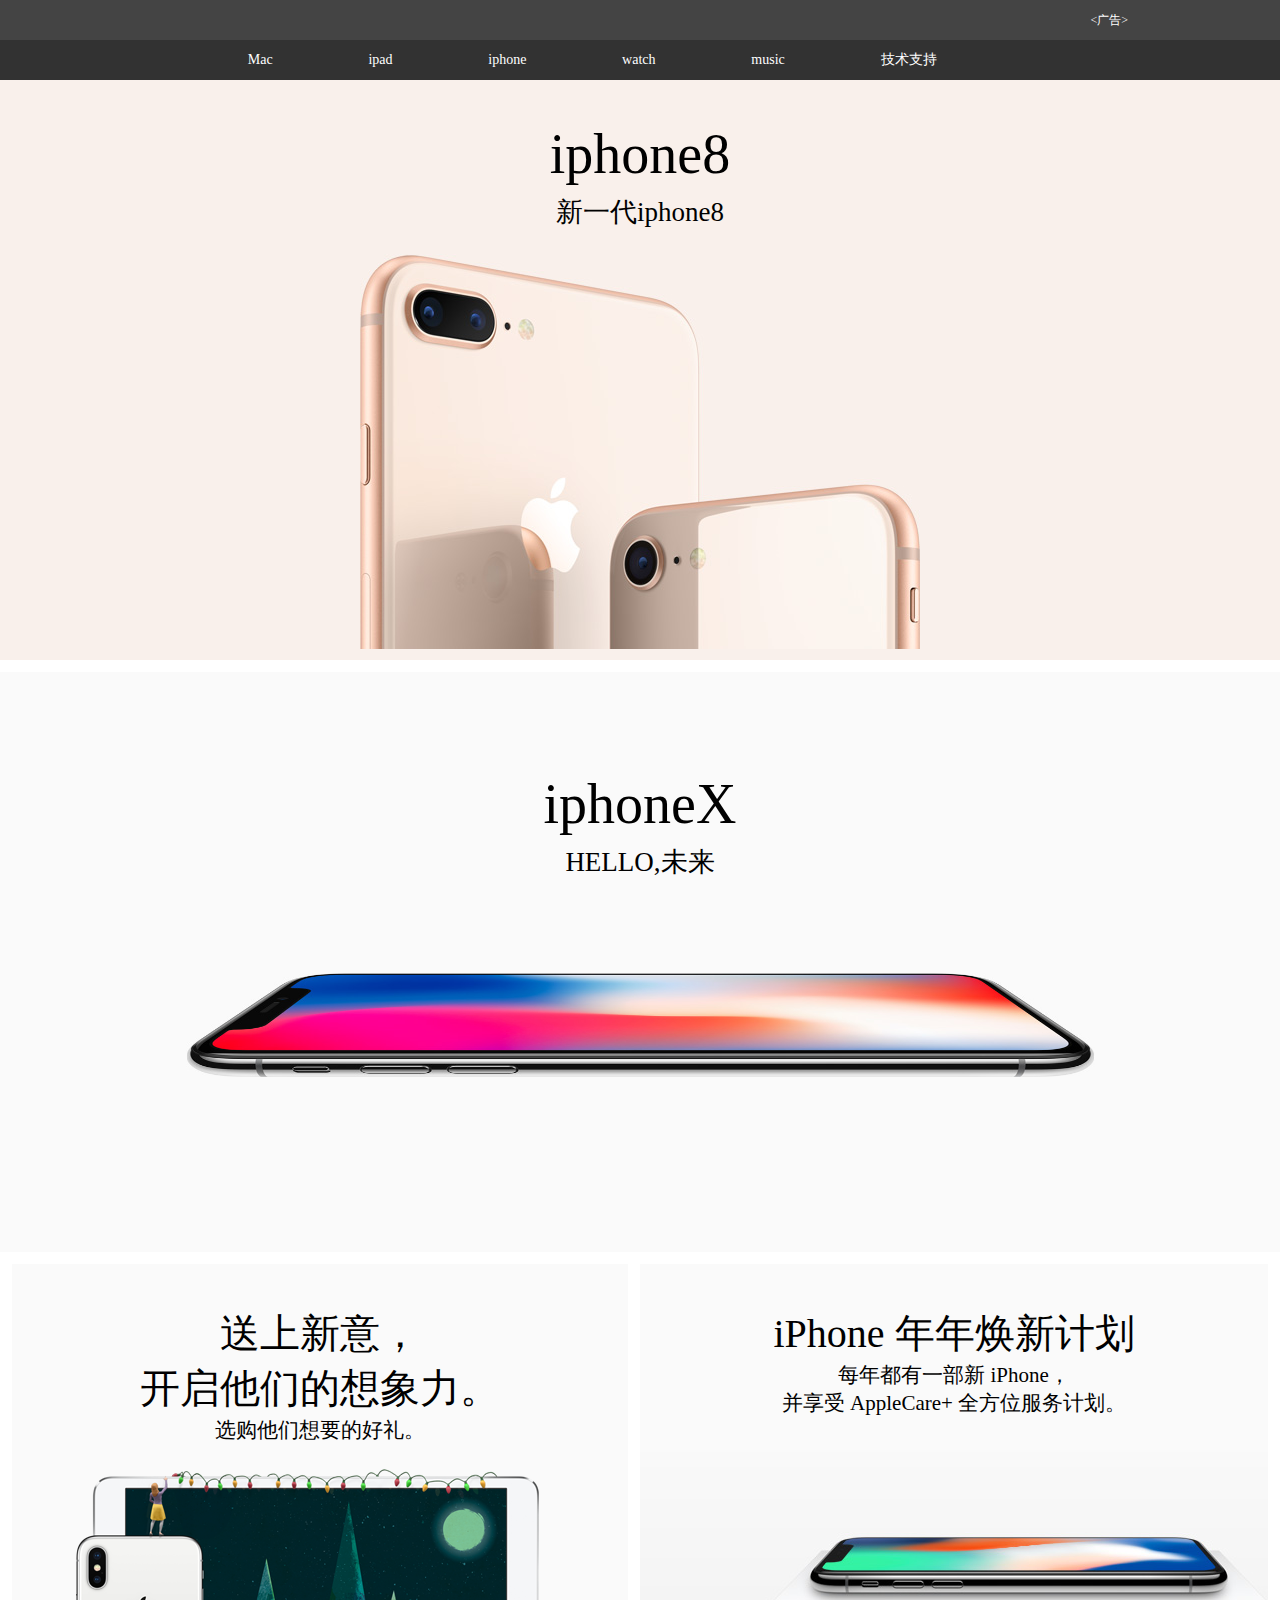
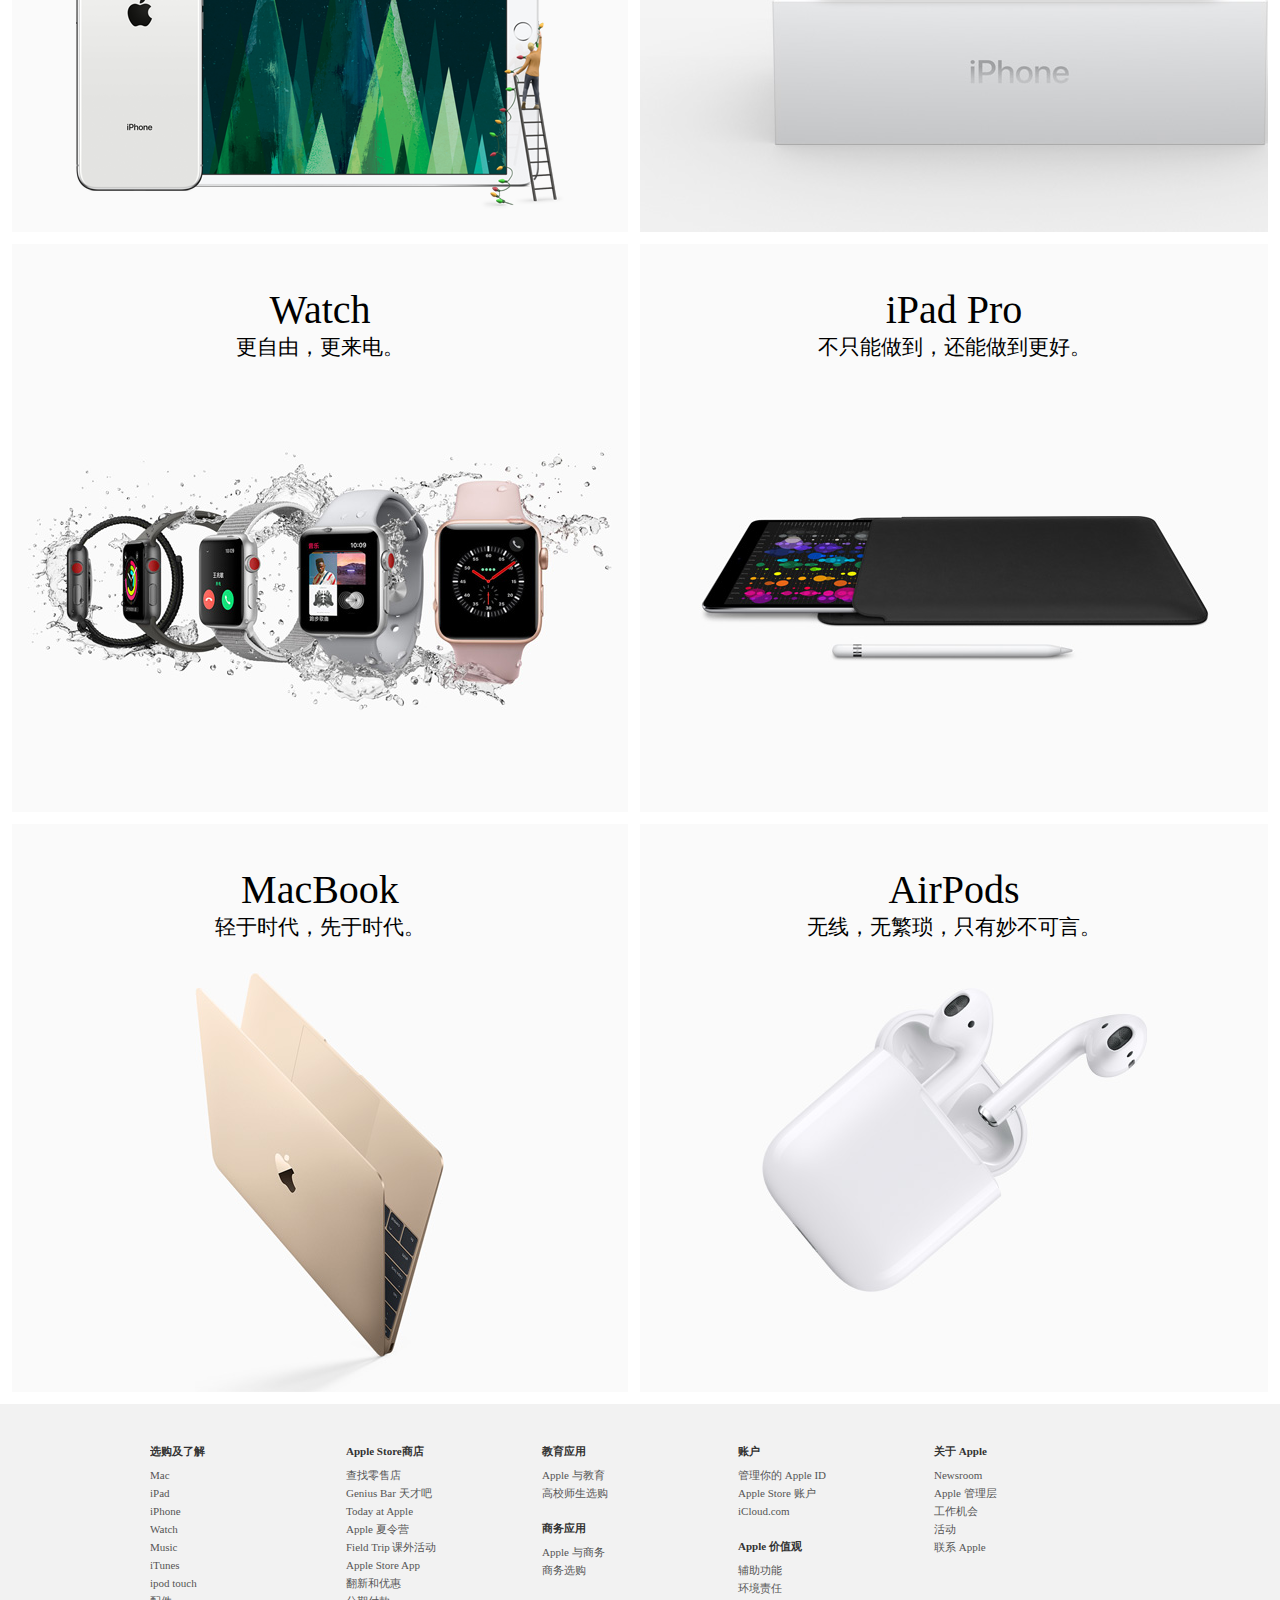
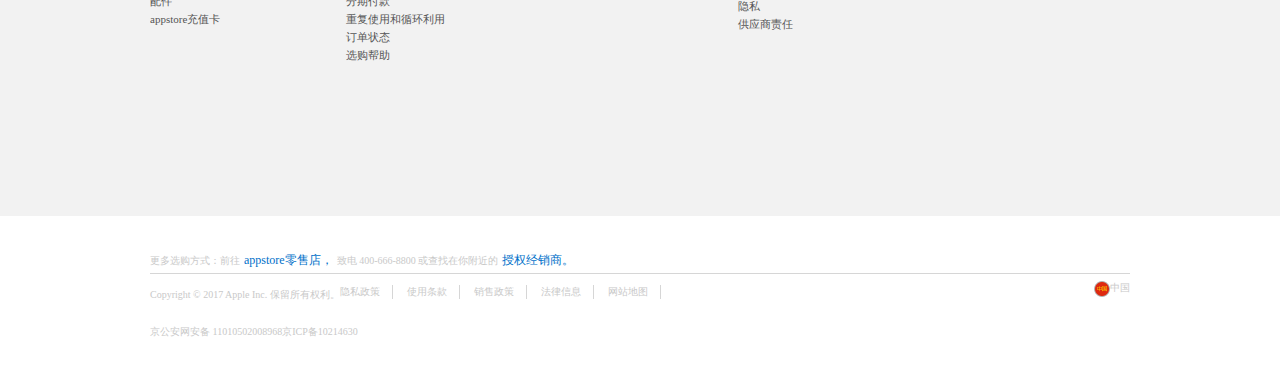
<file: pg/index.html>
<!DOCTYPE html>
<html lang="en">
<head>
	<meta charset="UTF-8">
	<title>Document</title>
	<!-- 修改视口 移动端显示 -->
	<meta name="viewport content="width=device-width" ">
	<!-- 上面 -->
	<link rel="stylesheet" href="css/index.css">
	<link rel="stylesheet" href="http://at.alicdn.com/t/font_506807_p7jpovtq957y14i.css">
	<link rel="shortcut icon" href="img/iphone.png">
</head>
<body>
	<div class="box">
			<div class="boxnk"><广告></div>
	</div>
	<nav class="max_nav">
			<ul>
				<li>
					<i class="iconfont icon-pingguo"></i>
				</li>
				<li>Mac</li>
				<li>ipad</li>
				<li>iphone</li>
				<li>watch</li>
				<li>music</li>
				<li>技术支持</li>
				<li>
					<i class="iconfont icon-sousuo"></i>
				</li>
				<li>
					<i class="iconfont icon-gouwudai"></i>
				</li>
			</ul>
	</nav>
	<nav class="min_nav">
			<ul>
				<li>
					<i class="iconfont icon-gengduo"></i>
				</li>
				<li>
					<i class="iconfont icon-pingguo"></i>
				</li>
				<li>
					<i class="iconfont icon-gouwudai"></i>
				</li>
			</ul>
	</nav>
	<ul class="main">
		<li>
			<a href="">
				<h1>iphone8</h1>
				<h2>新一代iphone8</h2>
				<div></div>
			</a>
		</li>
		<li>
			<a href="">
				<h1>iphoneX</h1>
				<h2>HELLO,未来</h2>
				<div></div>
			</a>
		</li>
	</ul>
	<ul class="main2">
		<li>
		<a href="">
			<h1>送上新意，
			<br>
			开启他们的想象力。</h1>
			<p>选购他们想要的好礼。</p>
			<div class="t3"></div>
		</a>
		</li>
		<li>
		<a href="">
			<h1>iPhone 年年焕新计划</h1>
			<p>每年都有一部新 iPhone，<br>
            并享受 AppleCare+ 全方位服务计划。</p>
			<div class="t4"></div>
		</a>	
		</li>
		<li>
		<a href="">
			<h1>Watch</h1>
			<p> 更自由，更来电。</p>
			<div class="t5"></div>
		</a>
		</li>
		<li>
		<a href="">
			<h1>iPad Pro</h1>
			<p>不只能做到，还能做到更好。</p>
			<div class="t6"></div>
		</a>
		</li>
		<li>
		<a href="">
			<h1>MacBook</h1>
			<p>轻于时代，先于时代。</p>
			<div class="t7"></div>
		</a>
		</li>
		<li>
		<a href="">
			<h1>AirPods</h1>
			<p>无线，无繁琐，只有妙不可言。</p>
			<div class="t8"></div>
		</a>
		</li>
	</ul>

	<footer class="ft1">
		<div class="foot">
			<section>			    
				<ul>
				    <li><h3>选购及了解</h3></li>				    
					<li><a href="">Mac</a></li>
					<li><a href="">iPad</a></li>
					<li><a href="">iPhone</a></li>
					<li><a href="">Watch</a></li>
					<li><a href="">Music</a></li>
					<li><a href="">iTunes</a></li>
					<li><a href="">ipod touch</a></li>
					<li><a href="">配件</a></li>
					<li><a href="">appstore充值卡</a></li>
				</ul>
				<ul>
					<li><h3>Apple Store商店</h3></li>
					<li><a href="">查找零售店</a></li>
					<li><a href="">Genius Bar 天才吧</a></li>
					<li><a href="">Today at Apple</a></li>
					<li><a href="">Apple 夏令营</a></li>
					<li><a href="">Field Trip 课外活动</a></li>
					<li><a href="">Apple Store App</a></li>
					<li><a href="">翻新和优惠</a></li>
					<li><a href="">分期付款</a></li>
					<li><a href="">重复使用和循环利用</a></li>
					<li><a href="">订单状态</a></li>
					<li><a href="">选购帮助</a></li>

				</ul>
				<ul>
					<li><h3>教育应用</h3></li>
					<li><a href="">Apple 与教育</a></li>
					<li><a href="">高校师生选购</a></li>					
					<li style="margin-top: 20px"><h3>商务应用</h3></li>
					<li><a href="">Apple 与商务</a></li>
					<li><a href="">商务选购</a></li>
					
				</ul>
				<ul>
					<li><h3>账户</h3></li>
					<li><a href="">管理你的 Apple ID</a></li>
					<li><a href="">Apple Store 账户</a></li>
					<li><a href="">iCloud.com</a></li>
					<li style="margin-top: 20px"><h3>Apple 价值观</h3></li>
					<li><a href="">辅助功能</a></li>
					<li><a href="">环境责任</a></li>
					<li><a href="">隐私</a></li>
					<li><a href="">供应商责任</a></li>
					
				</ul>
				<ul>
					<li><h3>关于 Apple</h3></li>
					<li><a href="">Newsroom</a></li>
					<li><a href="">Apple 管理层</a></li>
					<li><a href="">工作机会</a></li>
					<li><a href="">活动</a></li>
					<li><a href="">联系 Apple</a></li>
					
				</ul>
			</section>
		</div>
	</footer>
    <footer class="ft2">
    	<div class="fot">
    		<h3>选购及了解</h3>
    		<h3>Apple store商店</h3>
    		<h3>教务应用</h3>
    		<h3>商务应用</h3>
    		<h3>账户</h3>
    		<h3>Apple 价值观</h3>
    		<h3>关与App</h3>
    	</div>
    </footer>
    <!-- 底部下面开始 -->
			<div class="dibutop">
				<div class="dibushang">
					<span class="xuangoufs">更多选购方式：前往</span>
					<a href="" class=""><span class="yysd">appstore零售店，</span></a>
					<span class="xuangoufs">致电 400-666-8800 或查找在你附近的</span>
					<a href="" class=""><span class="yysd">授权经销商。</span></a>
				</div>
				<div class="dibuxia123">
				    <span class="xuangoufs23">Copyright © 2017 Apple Inc. 保留所有权利。</span>
					<div class="dibusige12">
						<a href="" class="wugexiahuaxian">隐私政策</a>
						<a href="" class="wugexiahuaxian">使用条款</a>
						<a href="" class="wugexiahuaxian">销售政策</a>
						<a href="" class="wugexiahuaxian">法律信息</a>
						<a href="" class="wugexiahuaxian">网站地图</a>
					</div>
					<a href="" class="china">中国</a>
					<img src="img/zgtb.png" alt="" class="zhuo">

				</div>
			</div>
			     <div class="zuihouyihang">
					<div class="beian456">京公安网安备 11010502008968 </div>
					<a href="" class="beiwang"> 京ICP备10214630</a>
			    </div>
            <!-- 手机端 -->
			<div class="xpsjduan">
				<div class="dibushang qxxhx">
					<span class="xuangoufs">更多选购方式：前往</span>
					<a href="" class=""><span class="yysd">appstore零售店，</span></a>
					<span class="xuangoufs">致电 400-666-8800 或查找在你附近的</span>
					<a href="" class=""><span class="yysd">授权经销商。</span></a>
				</div>
				<a href="" class="china zuofudong12">中国</a>
					<img src="img/zgtb.png" alt="" class="zhuo zuofudong12">
					<br>
				<div class="dibuxia123">
				    <span class="xuangoufs23">Copyright © 2017 Apple Inc. 保留所有权利。</span>
				    <br>
					<div class="dibusige12">
						<a href="" class="wugexiahuaxian">隐私政策</a>
						<a href="" class="wugexiahuaxian">使用条款</a>
						<a href="" class="wugexiahuaxian">销售政策</a>
						<a href="" class="wugexiahuaxian">法律信息</a>
						<a href="" class="wugexiahuaxian">网站地图</a>
					</div>
					<br>
					
				</div>
				<br>
				<div class="zuihouyihang">
					<div class="beian456">京公安网安备 11010502008968 </div>
					<a href="" class="beiwang"> 京ICP备10214630</a>
			    </div>
			</div>
			<!-- 底部下面结束 -->
</body>
</html>
</file>
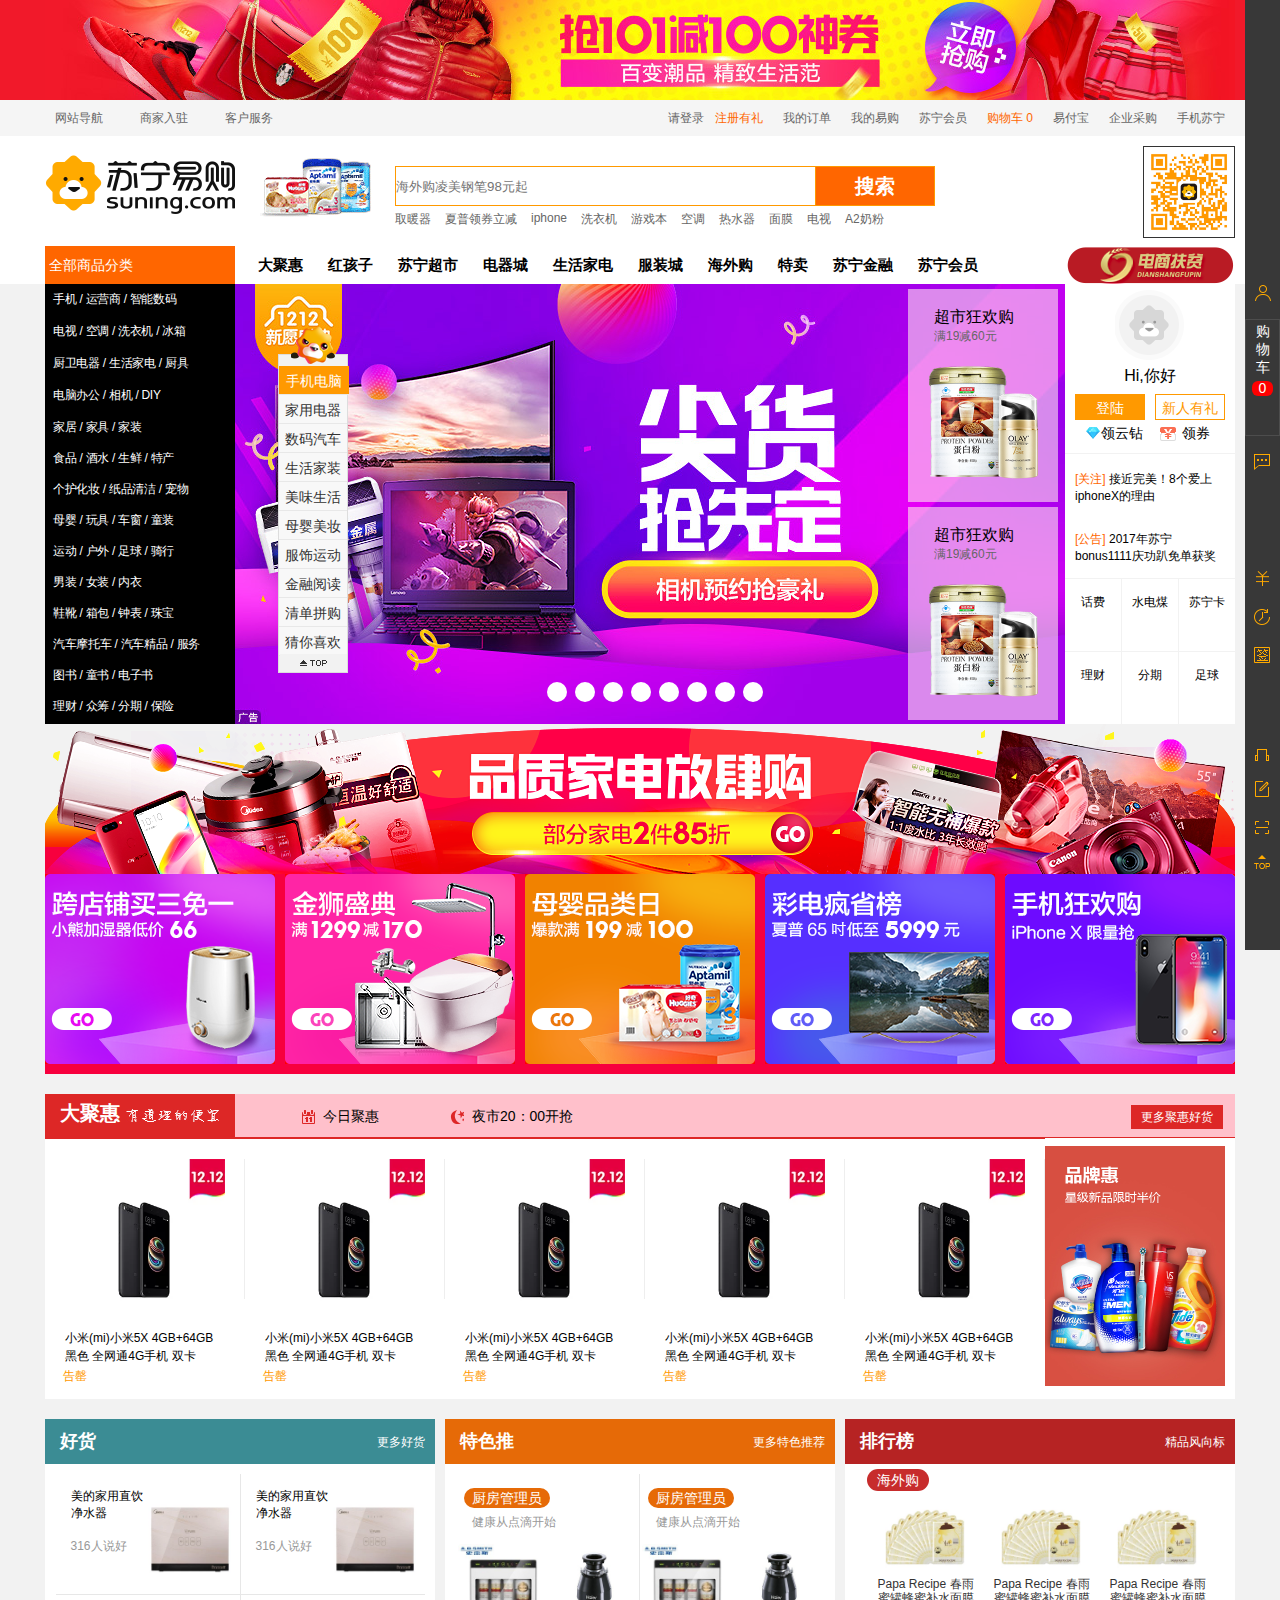
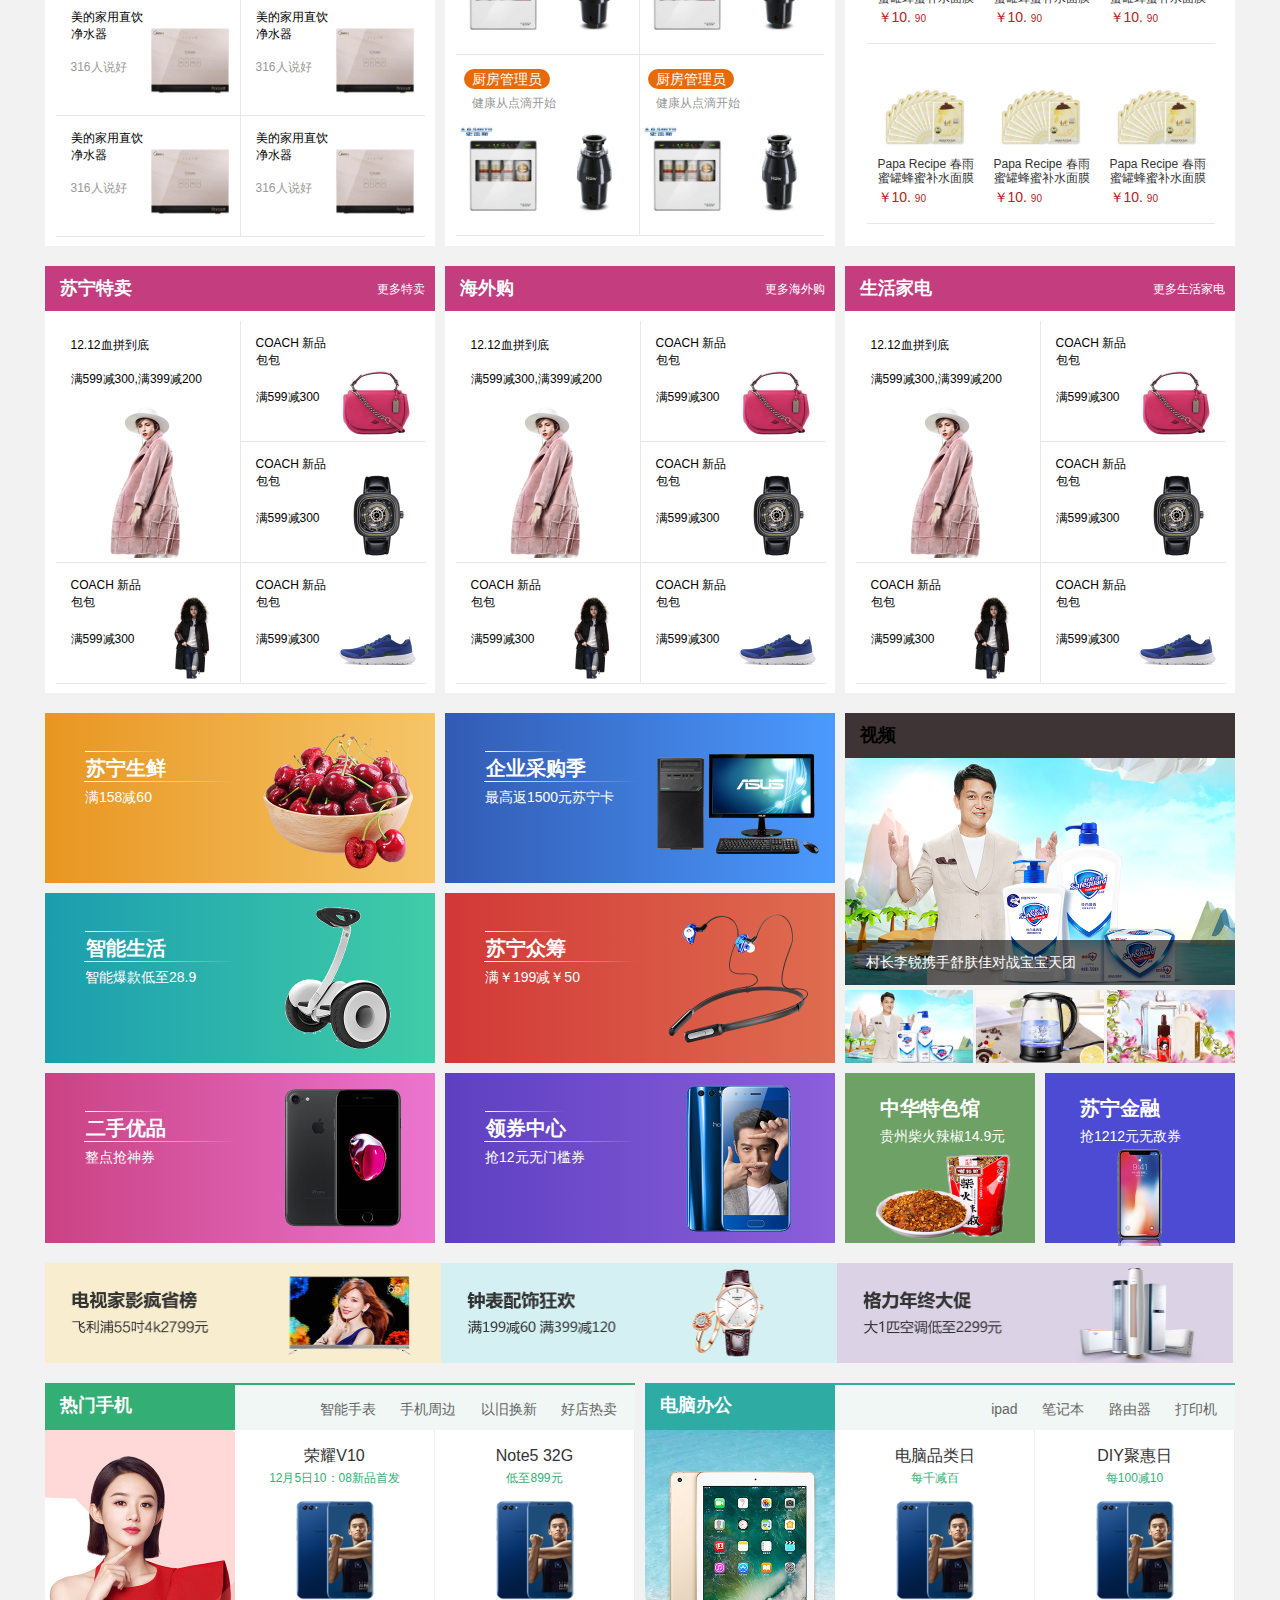
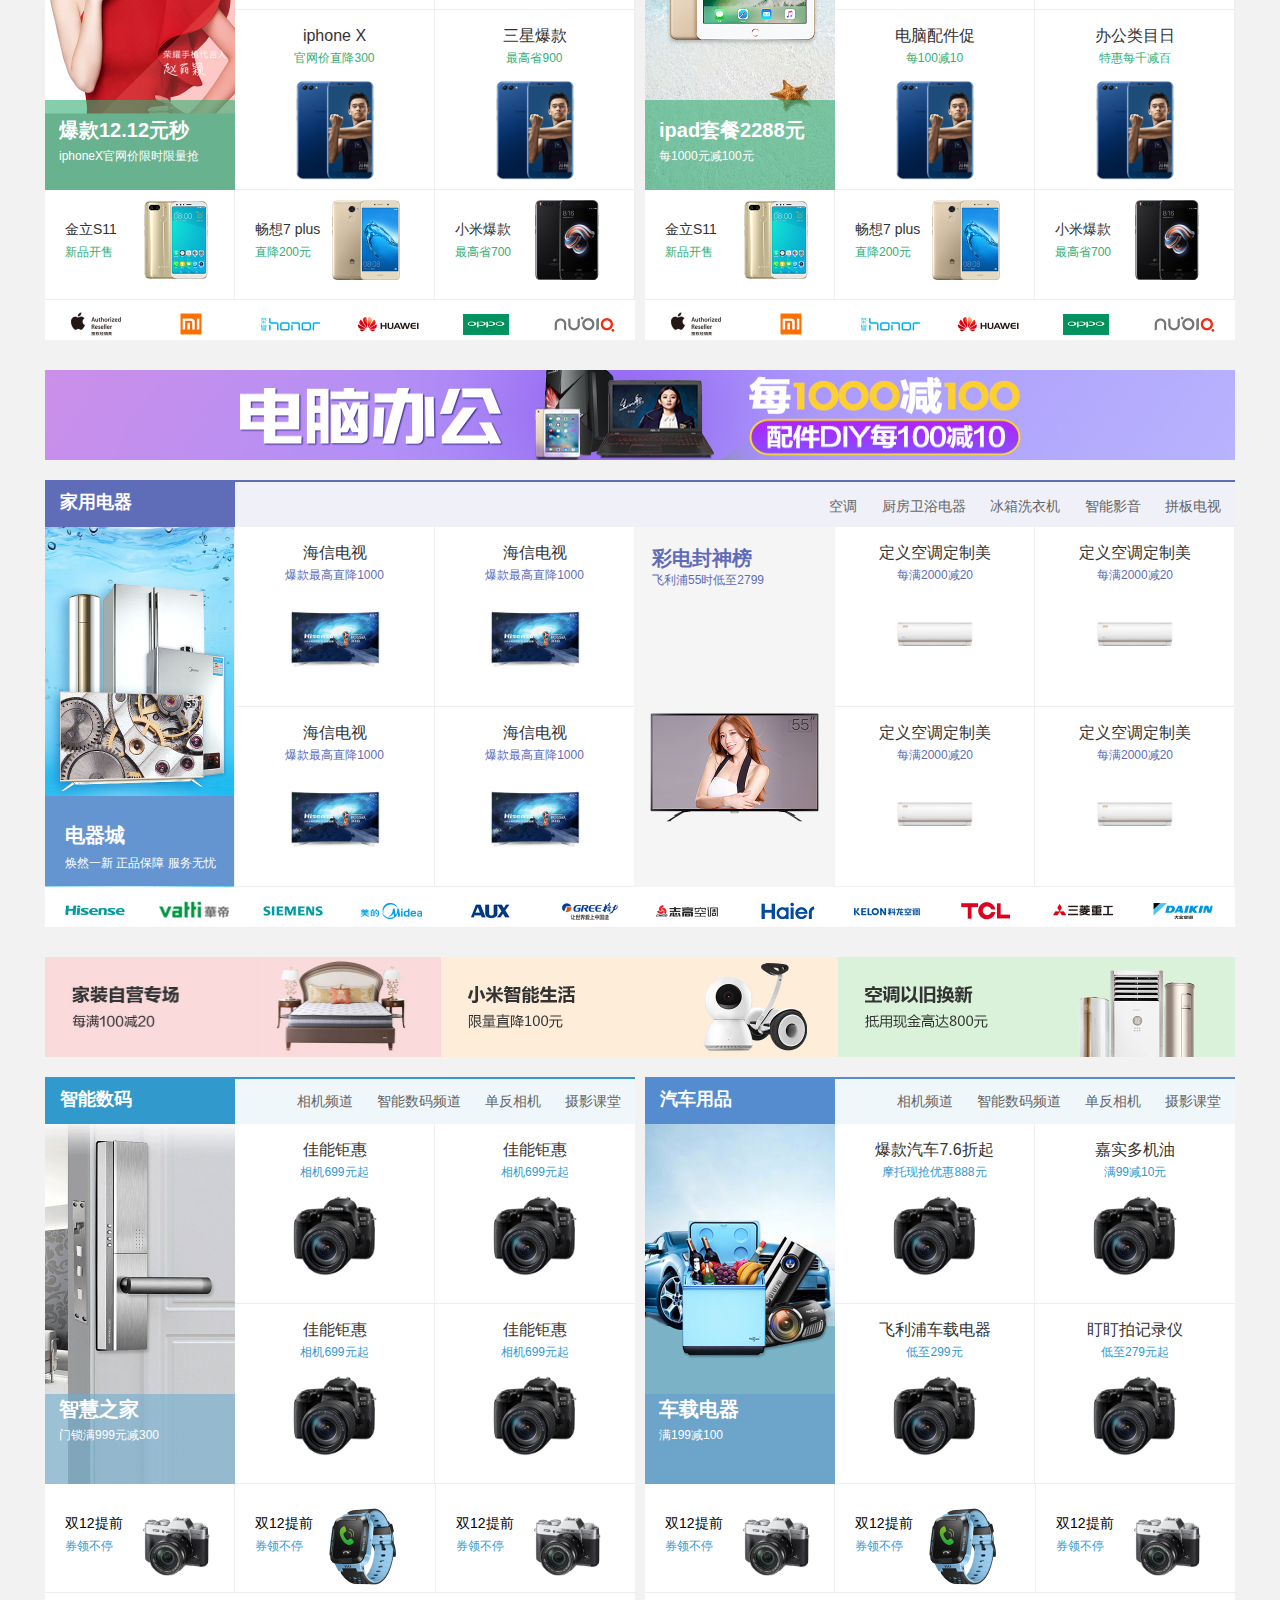
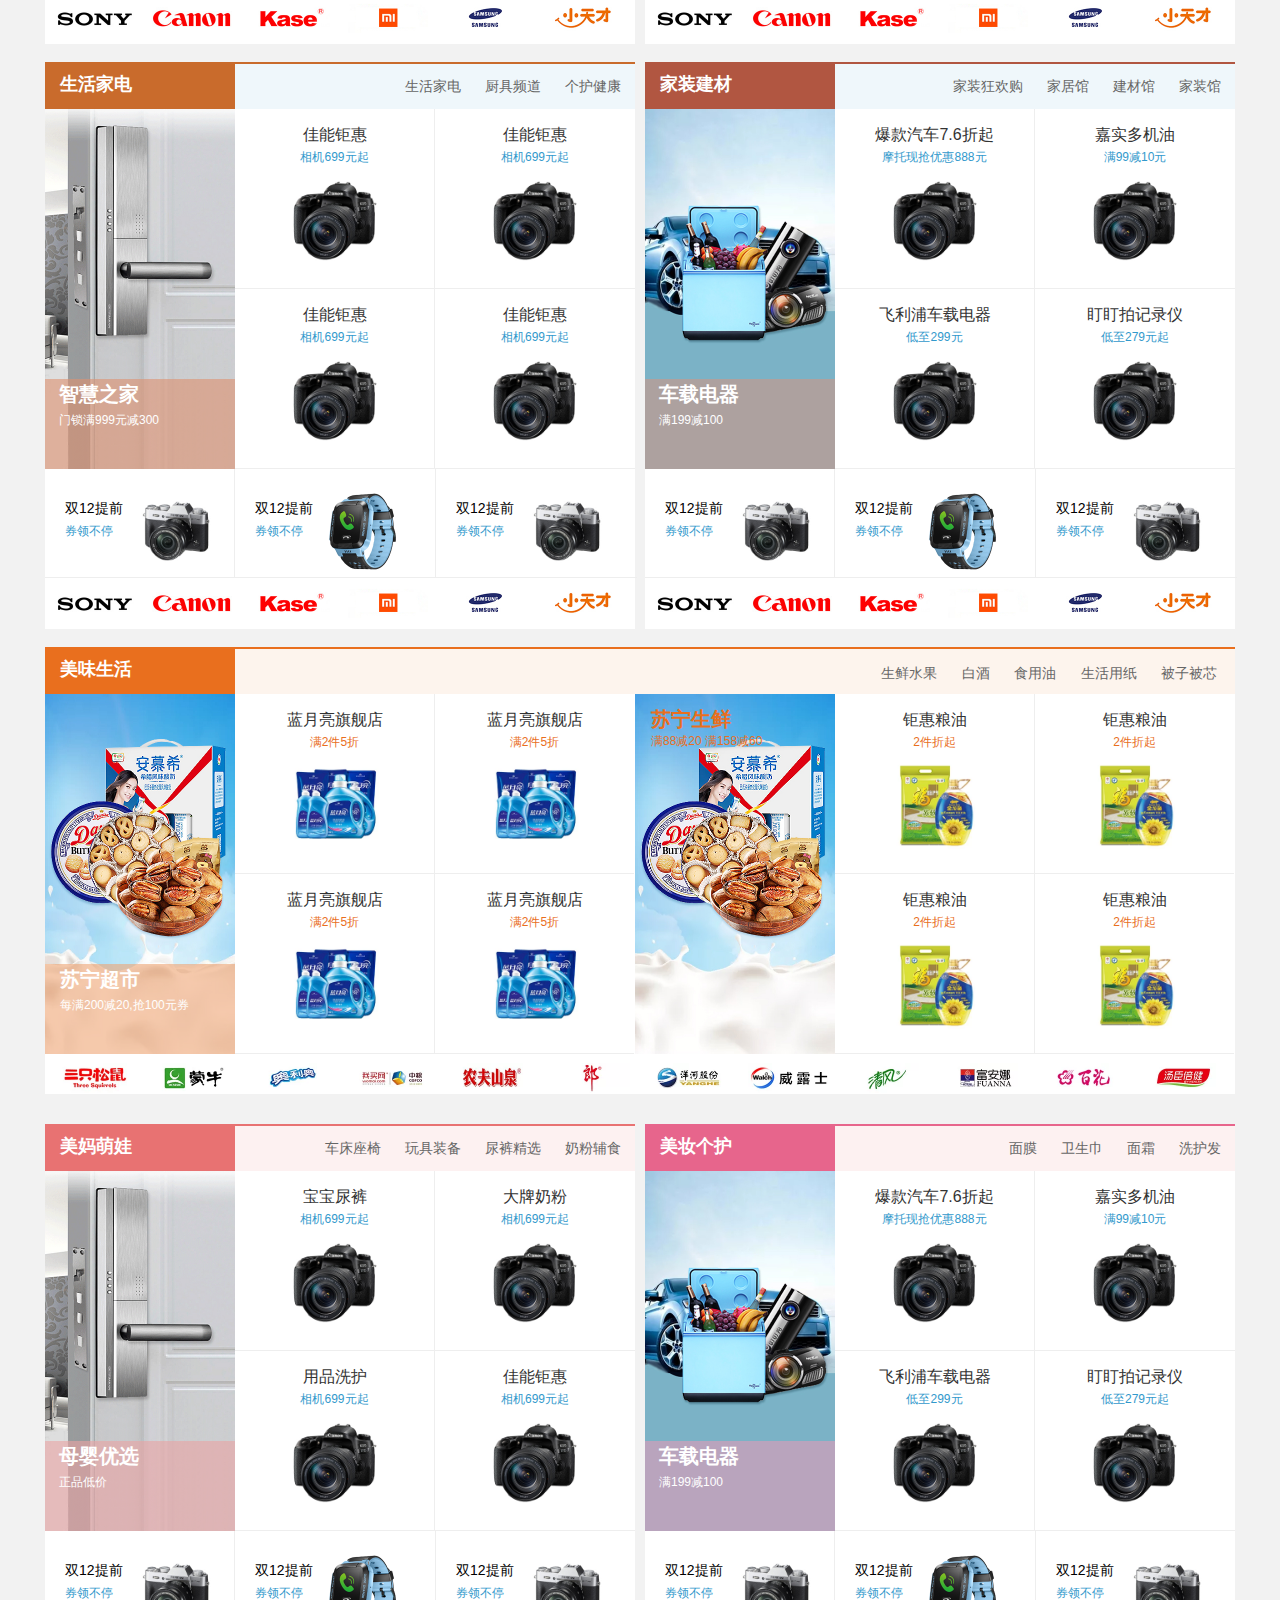
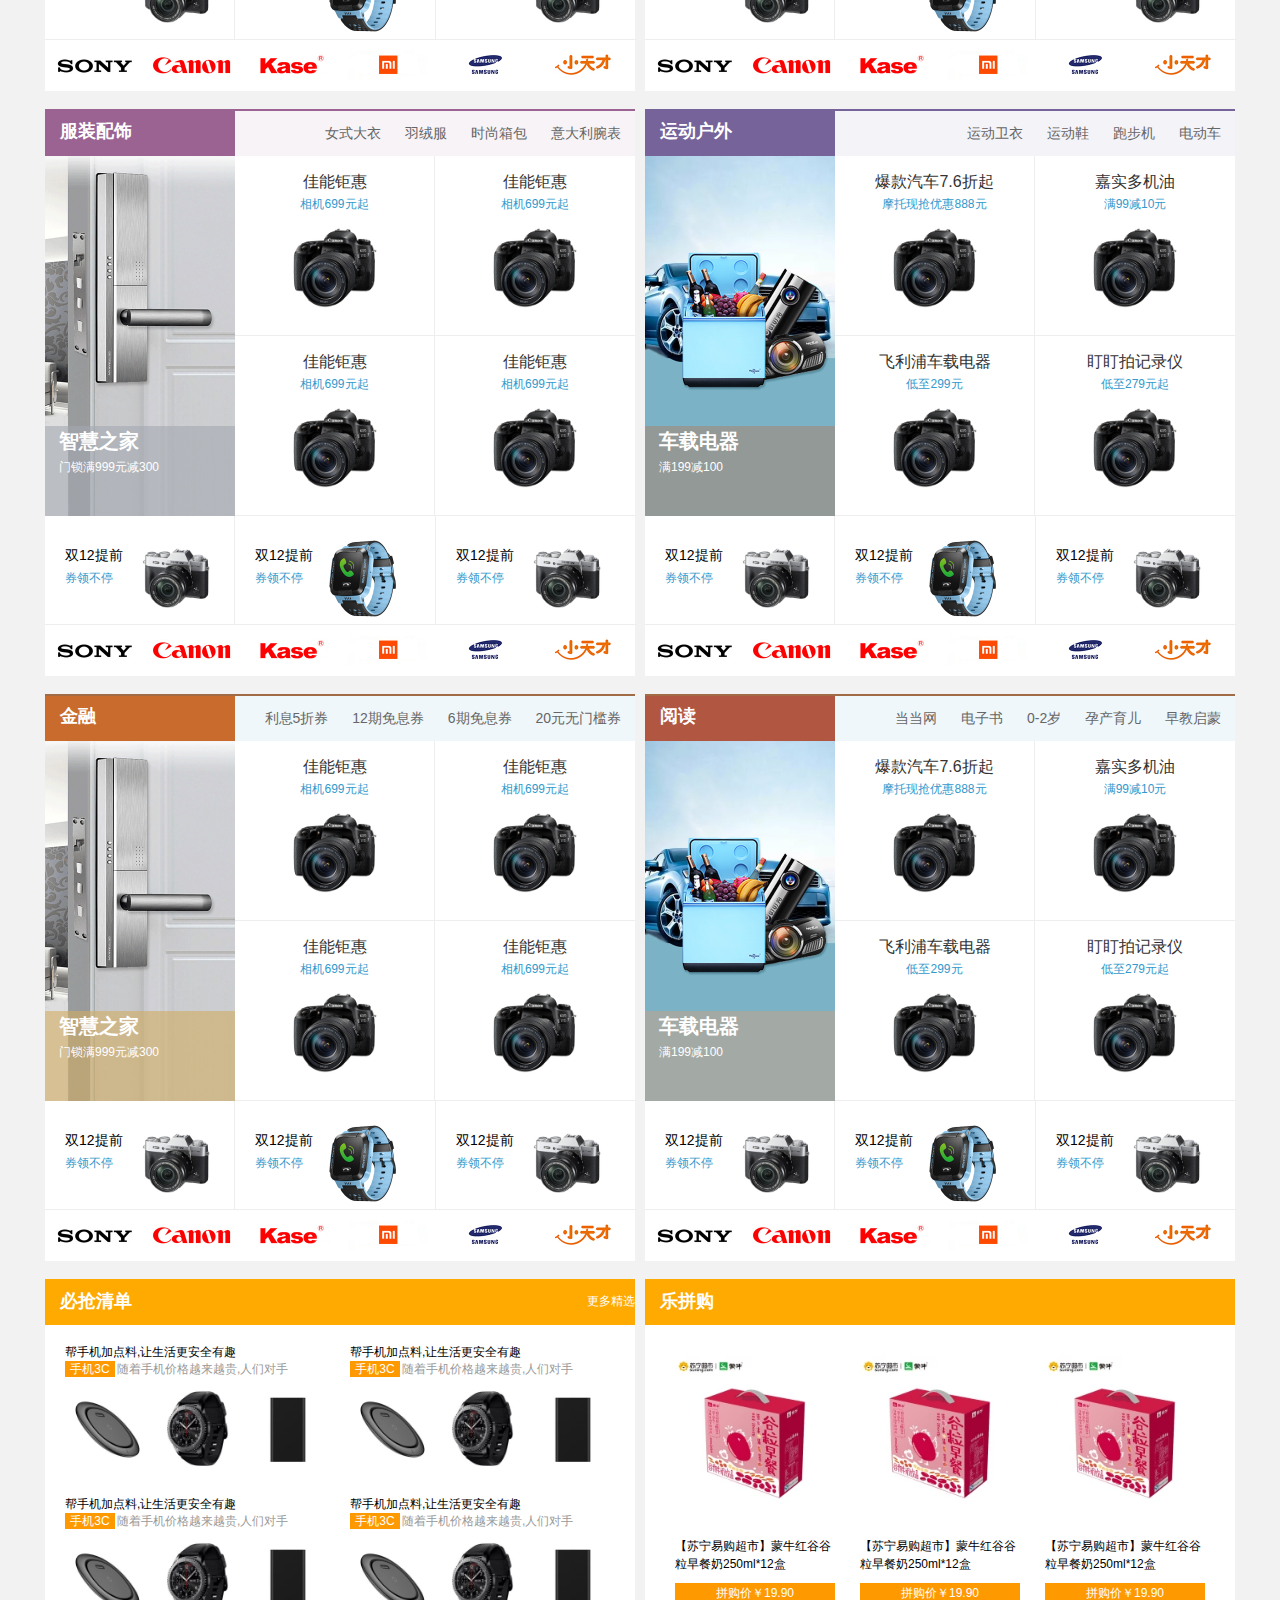
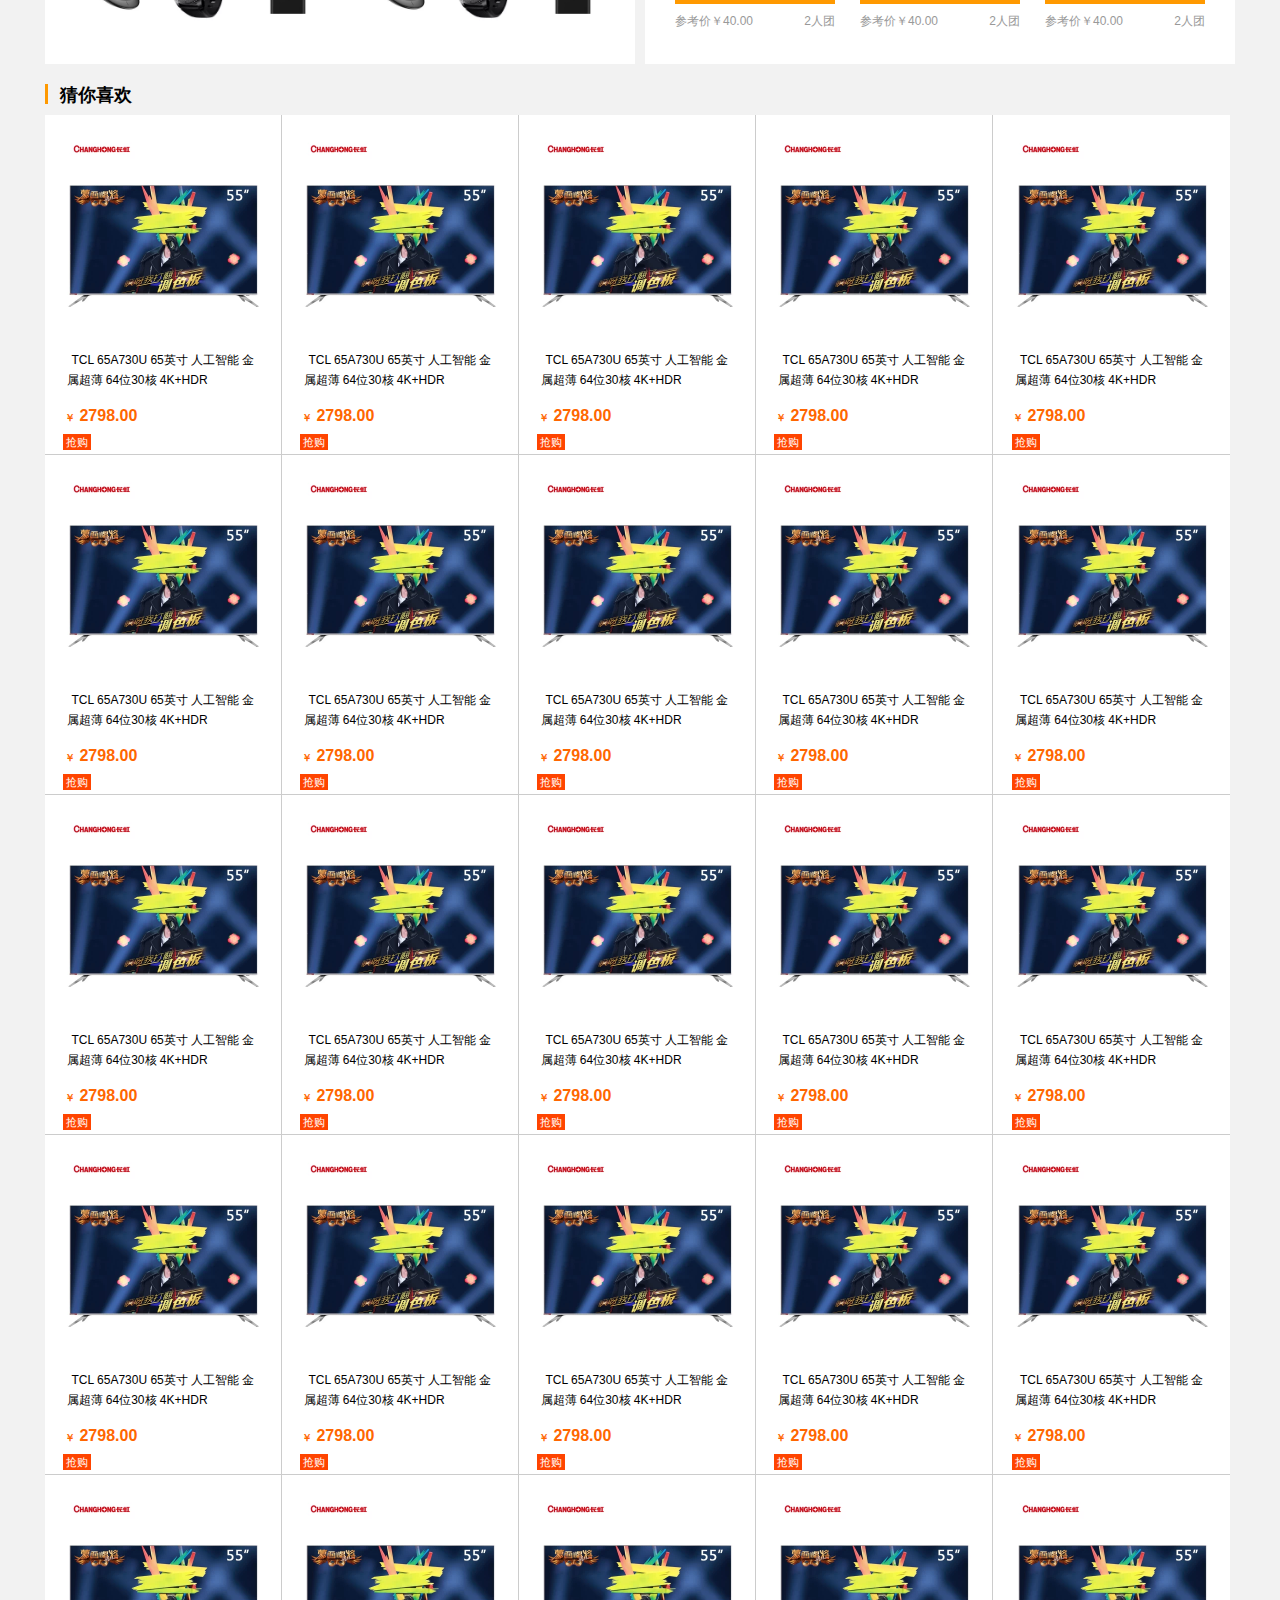
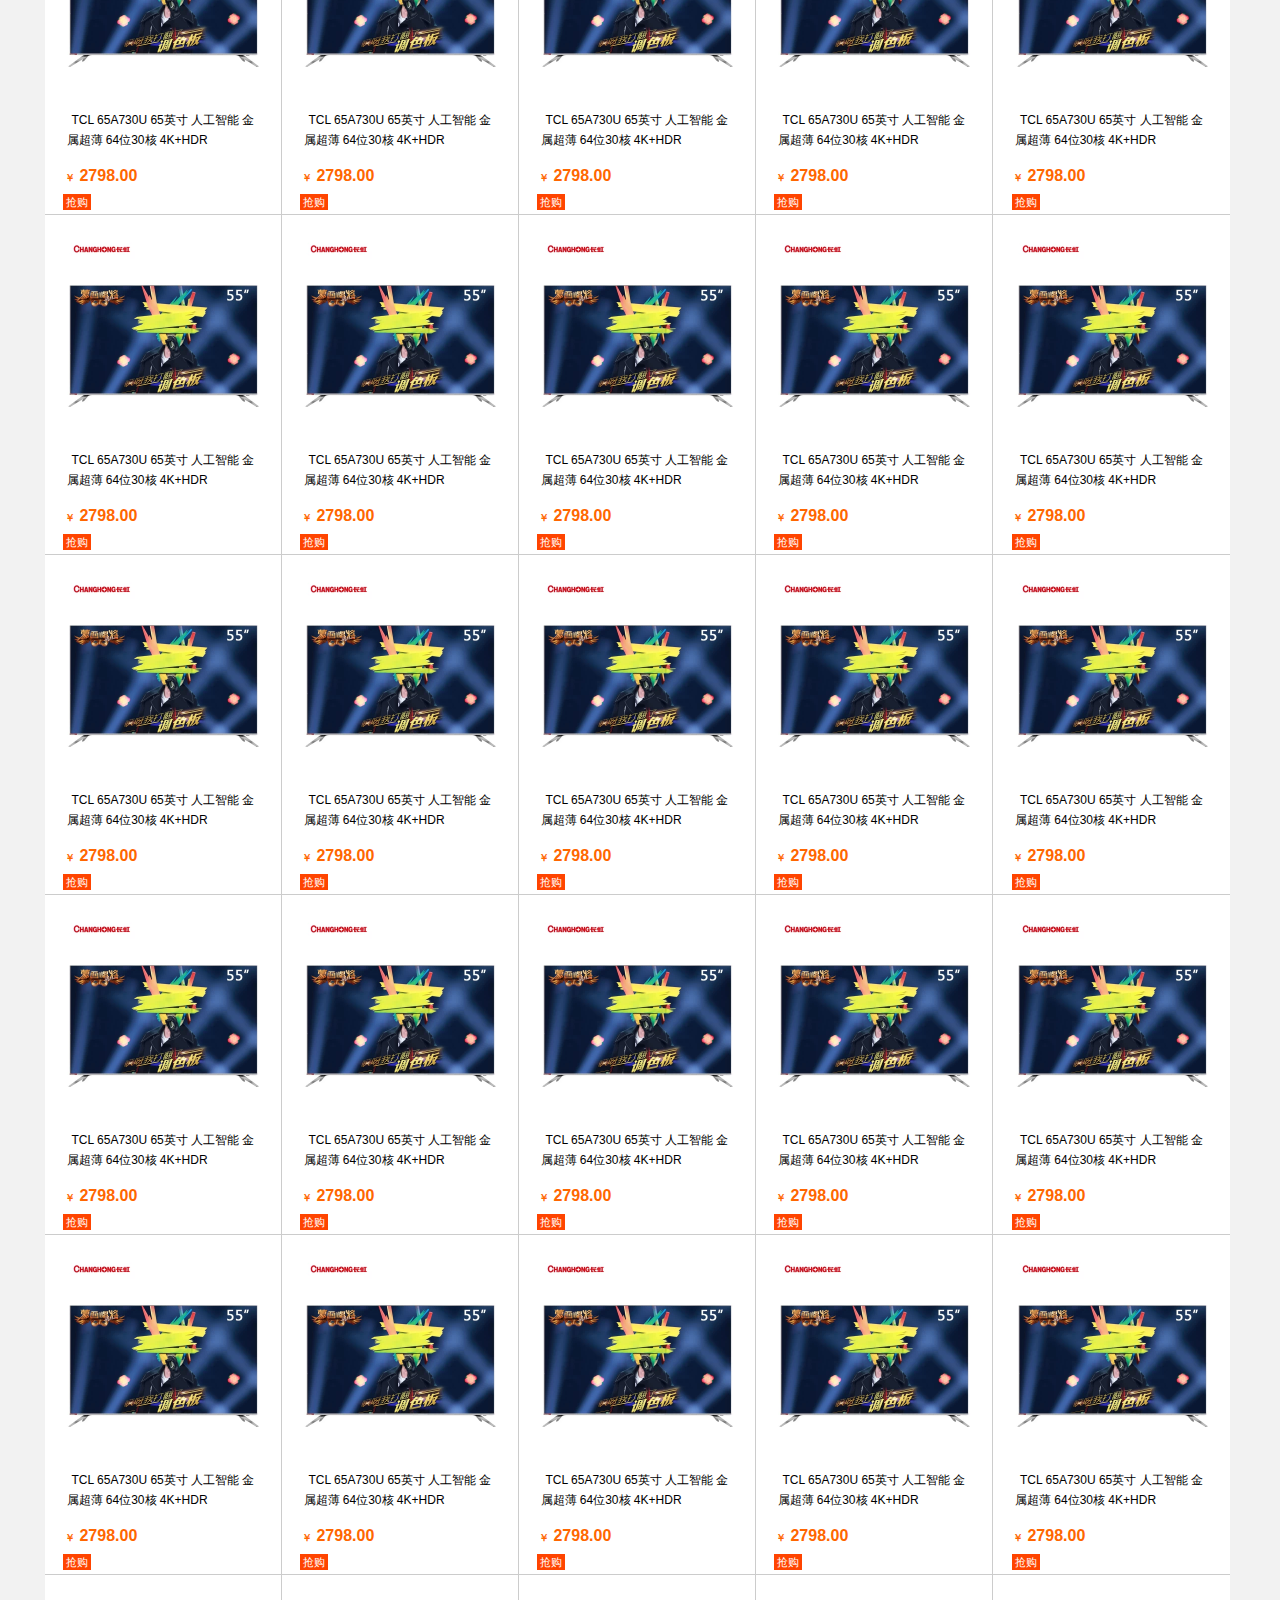
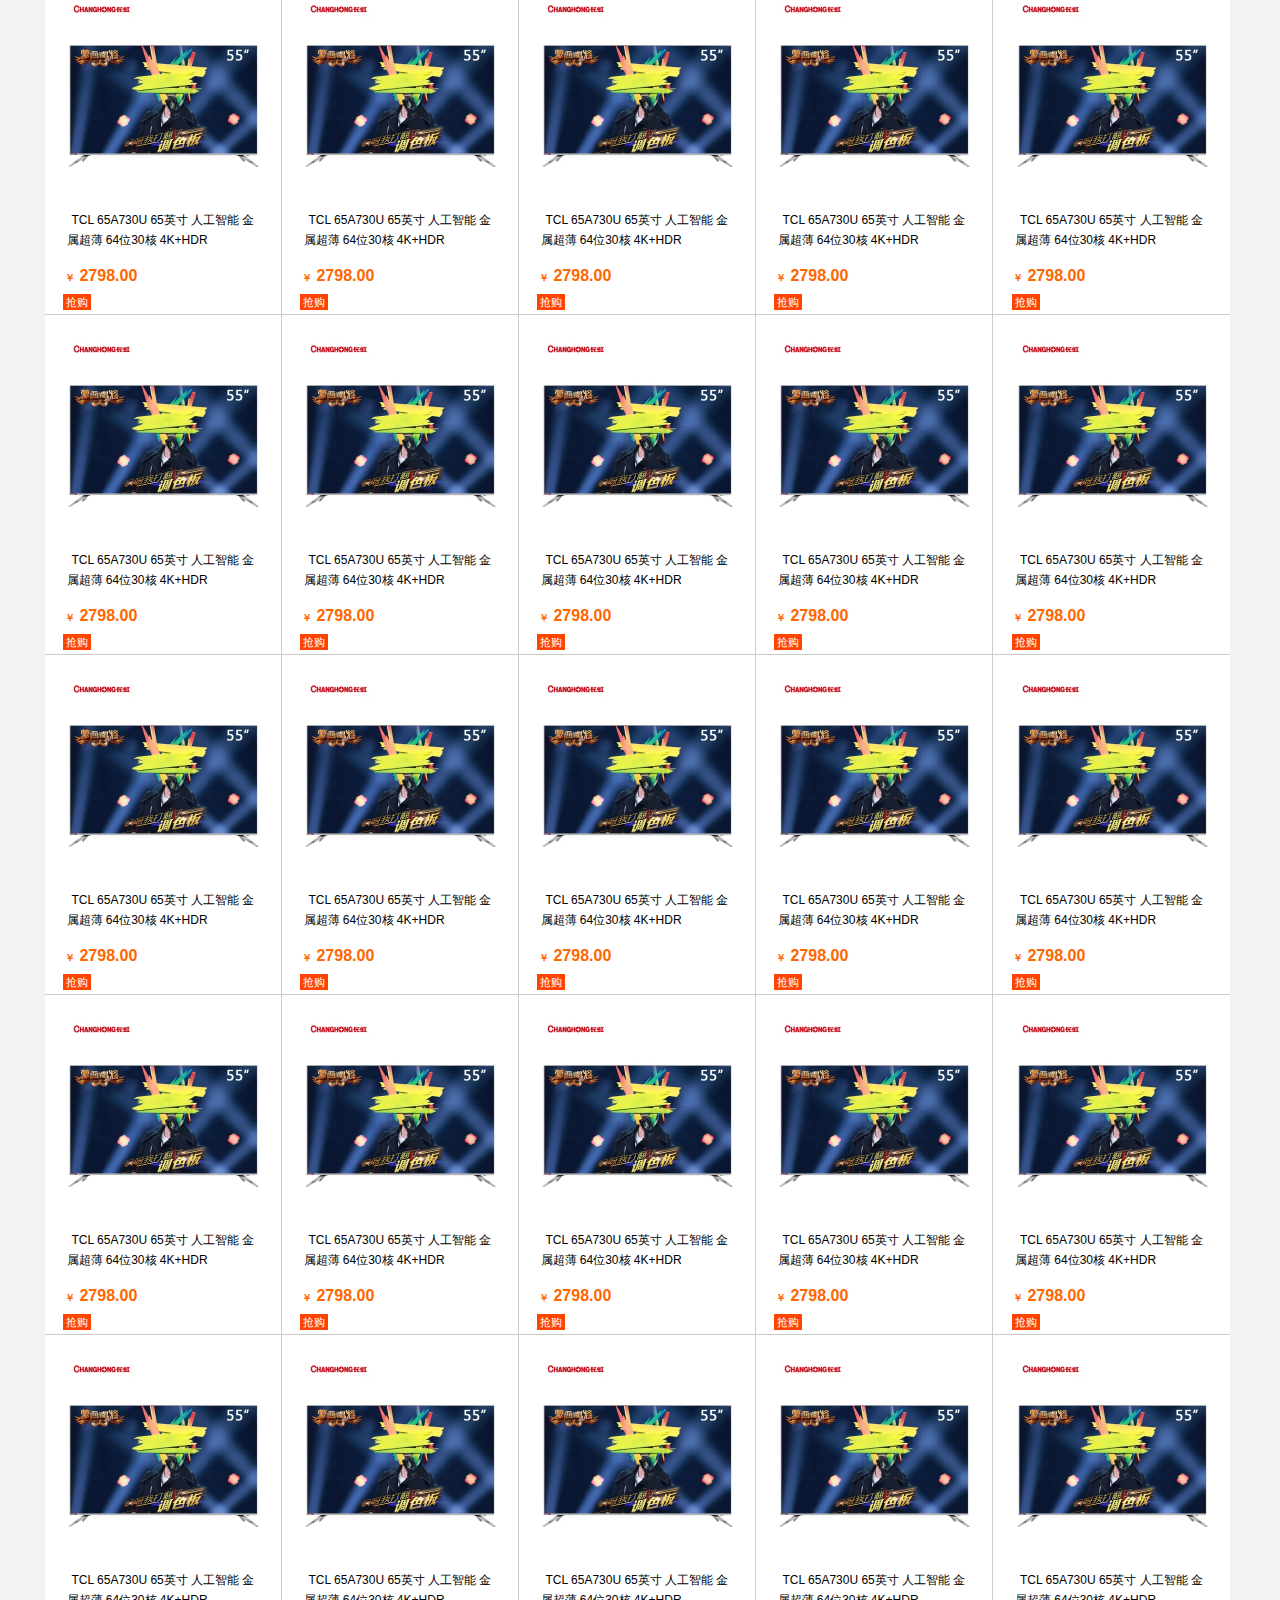
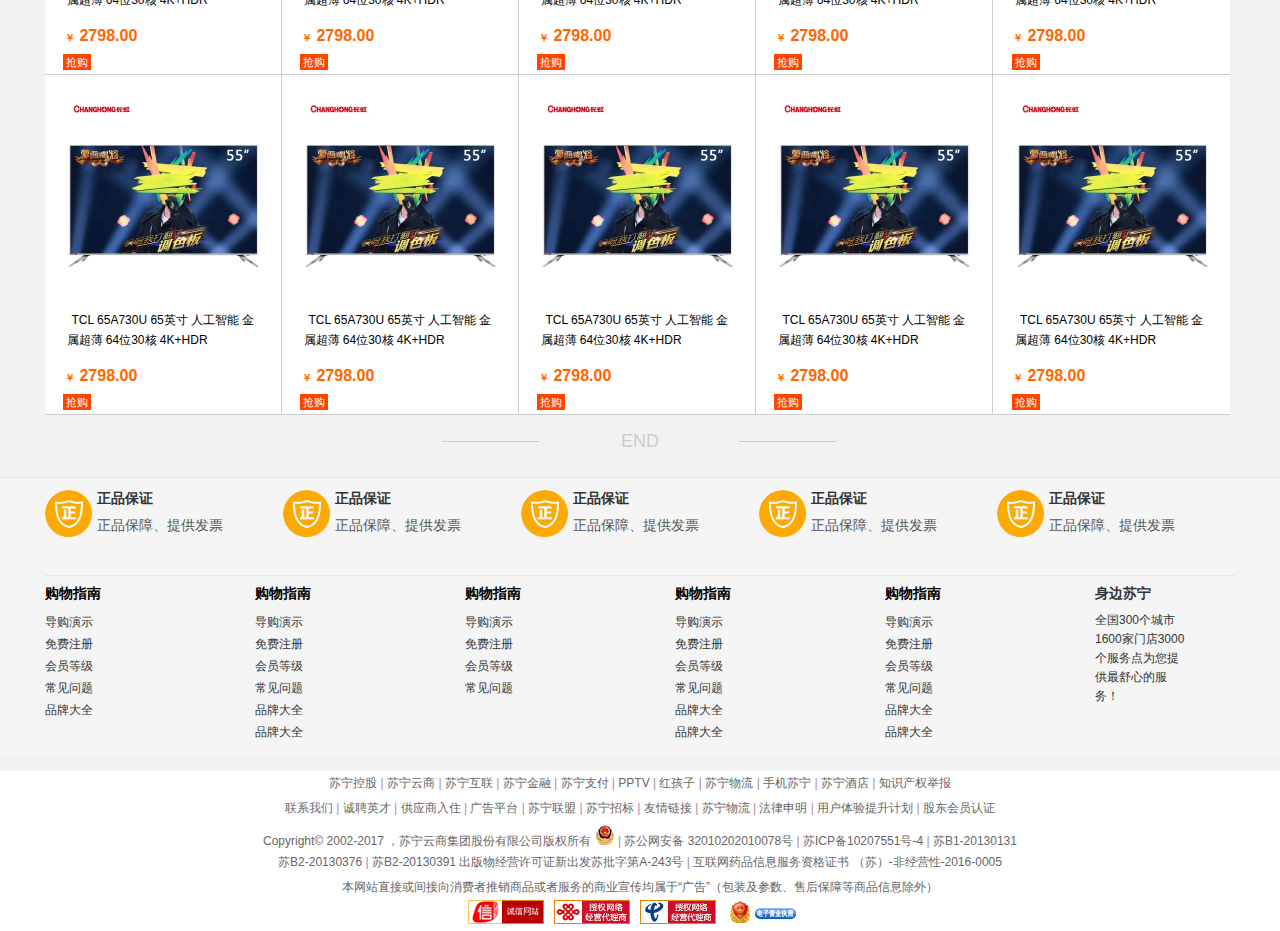
<file: suning/index.html>
<!DOCTYPE html>
<html lang="en">
<head>
	<meta charset="UTF-8">
	<title>苏宁易购(Suning.com)-送货更准时、价格更超值、上新货更快</title>
	<link rel="stylesheet" href="http://at.alicdn.com/t/font_495111_857xsy3cgg2pgb9.css">
	<link rel="stylesheet" href="css/index.css">
	<link rel="shortcut icon" href="img/苏宁.png">
</head>
<body>
	<div class="all">
		<div class="allleft">
		<div class="allright">
			<div class="alltop"></div>
			<ul class="allul">
				<li>
					<a href="">手机电脑</a>
				</li>
				<li>
					<a href="">家用电器</a>
				</li>
				<li>
					<a href="">数码汽车</a>
				</li>
				<li>
					<a href="">生活家装</a>
				</li>
				<li>
					<a href="">美味生活</a>
				</li>
				<li>
					<a href="">母婴美妆</a>
				</li>
				<li>
					<a href="">服饰运动</a>
				</li>
				<li>
					<a href="">金融阅读</a>
				</li>
				<li>
					<a href="">清单拼购</a>
				</li>
				<li>
					<a href="">猜你喜欢</a>
				</li>
			</ul>
			<div class="allbottom"></div>
		</div>
			<a href="" class="allbox"></a>
			<a href="" class="allbox2">
				<i class="iconfont icon-gouwuchelv"></i>
				<p>购<br>物<br>车</p>
				<p>0</p>
			</a>
			<a href="" class="allbox3">
				<div class="allbox33">消息</div>
			</a>
			<a href="" class="allbox4">
				<div class="allbox44">理财</div>
			</a>
			<a href="" class="allbox5">
				<div class="allbox55">足迹</div>
			</a>
			<a href="" class="allbox6">
				<div class="allbox66">签到</div>
			</a>
			<a href="" class="allbox7">
				<div class="allbox77">在线咨询</div>
			</a>
			<a href="" class="allbox8">
				<div class="allbox88">意见反馈</div>
			</a>
			<a href="" class="allbox9">
				<div class="allbox99">
					<img src="img/aoyun-code.png" alt="" width="160" height="236">
					<img src="img/aoyun-code-img.png" alt="" width="140">
				</div>
			</a>
			<a href="" class="allbox10">
				<div class="allbox1010">返回顶部</div>
			</a>
		</div>
		<header class="top">
			<header class="top-nk">
				<img src="img/topguanggao.jpg" alt="">
			</header>
		</header>
		<div class="title">
			<div class="title-nk">
				<div class="ttnk-left">
					<div class="ttnklbox">
						<span>网站导航</span>
						<i class="iconfont icon-xia"></i>
					</div>
					<div class="ttnklbox">
						<span>商家入驻</span>
						<i class="iconfont icon-xia"></i>
					</div>
					<div class="ttnklbox">
						<span>客户服务</span>
						<i class="iconfont icon-xia"></i>
					</div>
				</div>
				<div class="ttnk-right">
					<a href="">
						<div class="ttnkrbox">请登录 
							<span>注册有礼</span>
						</div>
						<div class="ttnkrbox">我的订单
							<i class="iconfont icon-xia"></i>
						</div>
						<div class="ttnkrbox">我的易购
							<i class="iconfont icon-xia"></i>
						</div>
						<div class="ttnkrbox">苏宁会员
						</div>
						<div class="ttnkrbox">
							<i class="iconfont icon-2" class="iconfont2"></i>
						购物车    0
							<i class="iconfont icon-xia" class="iconfont3"></i>
						</div>
						<div class="ttnkrbox">易付宝
						</div>
						<div class="ttnkrbox">企业采购
						</div>
						<div class="ttnkrbox">手机苏宁
							<i class="iconfont icon-xia"></i>
						</div>
					</a>
				</div>
			</div>
		</div>
		<div class="toptitle">
		 	<div class="topbox">
				<a href="" class="topbox1">
					<img src="img/logo.png" alt="" width="190" height="90">
				</a>
				<a href="" class="topbox2">
					<img src="img/suninggif.gif" alt="" width="160" height="100">
				</a>
				<div class="topbox3">
					<div class="topbox4">
						<input type="text" class="input1" placeholder="海外购凌美钢笔98元起">
						<input type="button"class="input2" value="搜索">
						<ul class="topbox5">
							<li>取暖器</li>
							<li>夏普领券立减</li>
							<li>iphone</li>
							<li>洗衣机</li>
							<li>游戏本</li>
							<li>空调</li>
							<li>热水器</li>
							<li>面膜</li>
							<li>电视</li>
							<li>A2奶粉</li>
						</ul>
						<div class="topbox6">
							<img src="img/er.png" alt="">
						</div>
					</div>
				</div>
			</div>
		</div>
		<nav class="nav">
			<div class="navbox">
				<a href="" class="navboxl">
					<i class="iconfont icon-quanbu"></i>
					<span class="navboxlzi">全部商品分类</span>
				</a>
				<ul class="navboxc">
					<a href="">
						<li>大聚惠
							<div class="navboxcc"></div>
						</li>
						<li>红孩子
							<div class="navboxcc"></div>
						</li>
						<li>苏宁超市
							<div class="navboxcc"></div>
						</li>
						<li>电器城
							<i class="iconfont icon-remenshangpin"></i>
							<div class="navboxcc"></div>
						</li>
						<li>生活家电
							<div class="navboxcc"></div>
						</li>
						<li>服装城
							<div class="navboxcc"></div>
						</li>
						<li>海外购
							<div class="navboxcc"></div>
						</li>
						<li>特卖
							<div class="navboxcc"></div>
						</li>
						<li>苏宁金融
							<div class="navboxcc"></div>
						</li>
						<li>苏宁会员
							<div class="navboxcc"></div>
						</li>
					</a>
				</ul>
				<a href="" class="navboxr">
					<img src="img/fupin.png" alt="" width="170" height="38">
				</a>
			</div>
		</nav>
		<div class="banner">
			<div class="bannerimg">
				<img src="img/banner1.png" alt="">
			</div>
			<div class="bannerimg2">
				<img src="img/banner2.png" alt="">
			</div>
			<div class="bannerbox">
				<ul class="bannerboxl">
					<a href="">
						<li class="px42">
							<i class="iconfont icon-shouji"></i>
							<span class="px43">手机</span>
							<span>/</span>
							<span class="px43">运营商</span>
							<span>/</span>
							<span class="px43">智能数码</span>
						</li>
						<li class="px42">
							<i class="iconfont icon-bangongqu-copy"></i>
							<span class="px43">电视</span>
							<span>/</span>
							<span class="px43">空调</span>
							<span>/</span>
							<span class="px43">洗衣机</span>
							<span>/</span>
							<span class="px43">冰箱</span>
						</li>
						<li class="px42">
							<i class="iconfont icon-chuju2"></i>
							<span class="px43">厨卫电器</span>
							<span>/</span>
							<span class="px43">生活家电</span>
							<span>/</span>
							<span class="px43">厨具</span>
						</li>
						<li class="px42">
							<i class="iconfont icon-bangongqu-copy"></i>
							<span class="px43">电脑办公</span>
							<span>/</span>
							<span class="px43">相机</span>
							<span>/</span>
							<span class="px43">DIY</span>
						</li>
						<li>
							<i class="iconfont icon-icon03"></i>
							<span class="px43">家居</span>
							<span>/</span>
							<span class="px43">家具</span>
							<span>/</span>
							<span class="px43">家装</span>
						</li>
						<li>
							<i class="iconfont icon-shipin"></i>
							<span class="px43">食品</span>
							<span>/</span>
							<span class="px43">酒水</span>
							<span>/</span>
							<span class="px43">生鲜</span>
							<span>/</span>
							<span class="px43">特产</span>
						</li>
						<li>
							<i class="iconfont icon-icon06"></i>
							<span class="px43">个护化妆</span>
							<span>/</span>
							<span class="px43">纸品清洁</span>
							<span>/</span>
							<span class="px43">宠物</span>
						</li>
						<li>
							<i class="iconfont icon-muying"></i>
							<span class="px43">母婴</span>
							<span>/</span>
							<span class="px43">玩具</span>
							<span>/</span>
							<span class="px43">车窗</span>
							<span>/</span>
							<span class="px43">童装</span>
						</li>
						<li>
							<i class="iconfont icon-lanqiu"></i>
							<span class="px43">运动</span>
							<span>/</span>
							<span class="px43">户外</span>
							<span>/</span>
							<span class="px43">足球</span>
							<span>/</span>
							<span class="px43">骑行</span>
						</li>
						<li>
							<i class="iconfont icon-chaoliunvzhuang"></i>
							<span class="px43">男装</span>
							<span>/</span>
							<span class="px43">女装</span>
							<span>/</span>
							<span class="px43">内衣</span>
						</li>
						<li>
							<i class="iconfont icon-xiexuedianji"></i>
							<span class="px43">鞋靴</span>
							<span>/</span>
							<span class="px43">箱包</span>
							<span>/</span>
							<span class="px43">钟表</span>
							<span>/</span>
							<span class="px43">珠宝</span>
						</li>
						<li>
							<i class="iconfont icon-fangxiangpan"></i>
							<span class="px43">汽车摩托车</span>
							<span>/</span>
							<span class="px43">汽车精品</span>
							<span>/</span>
							<span class="px43">服务</span>
						</li>
						<li>
							<i class="iconfont icon-tushuguan-copy-copy"></i>
							<span class="px43">图书</span>
							<span>/</span>
							<span class="px43">童书</span>
							<span>/</span>
							<span class="px43">电子书</span>
						</li>
						<li>
							<i class="iconfont icon-licai-copy"></i>
							<span class="px43">理财</span>
							<span>/</span>
							<span class="px43">众筹</span>
							<span>/</span>
							<span class="px43">分期</span>
							<span>/</span>
							<span class="px43">保险</span>
						</li>
					</a>
				</ul>
				<div class="bannerboxc">
					<img src="img/banner3.jpg" alt="">
					<a href="" class="bannerbc1">
						<div class="bbc11">超市狂欢购</div>
						<span class="bbc12">满19减60元</span>
						<img src="img/abc1.png" alt="" width="140" height="140" class="bbc13">
					</a>
					<a href="" class="bannerbc2">
						<div class="bbc11">超市狂欢购</div>
						<span class="bbc12">满19减60元</span>
						<img src="img/abc1.png" alt="" width="140" height="140" class="bbc13">
					</a>
					<div class="bannerbc3">
						<i class="iconfont icon-zuo"></i>
					</div>
					<div class="bannerbc4">
						<i class="iconfont icon-right"></i>
					</div>
					<ul class="bannerbc5">
						<a href="">
							<li></li>
							<li></li>
							<li></li>
							<li></li>
							<li></li>
							<li></li>
							<li></li>
							<li></li>
						</a>
					</ul>
				</div>
				<div class="bannerboxr">
					<div class="bannerboxr1">
						<a href="" class="bbr11"></a>
						<span class="bbr12">Hi,你好</span>
						<div class="bbr13">
							<a href="" class="bbr13l">登陆</a>
							<a href="" class="bbr13r">新人有礼</a
						</div>
							<div class="bbr14">
								<div class="bbr14l">
									<div class="bbr14l1"></div>
									<a href="" class="bbr14l2">
										<span>领云钻
											<i class="iconfont icon-houdongfangiconfont24"></i>
										</span>
									</a>
								</div>
								<div class="bbr14r">
									<div class="bbr14r1"></div>
									<a href="" class="bbr14r2">
										<span>领券
											<i class="iconfont icon-houdongfangiconfont24"></i>
										</span>
									</a>
								</div>
							</div>
					</div>
					<div class="bannerboxr2">
						<a href="">
							<div class="bbr21">
								<span>[关注]</span>
								接近完美！8个爱上iphoneX的理由
							</div>
							<div class="bbr22">
								<span>[公告]</span>
								2017年苏宁bonus1111庆功趴免单获奖
							</div>
						</a>
					</div>
					<ul class="bannerboxr3">
					<a href="">
						<li>
							<i class="iconfont icon-shouji"></i>
							<div class="bbr31">话费</div>
						</li>
						<li>
							<i class="iconfont icon-shuidianmei"></i>
							<div class="bbr31">水电煤</div>
						</li>
						<li>
							<i class="iconfont icon-mifenqia-copy"></i>
							<div class="bbr31">苏宁卡</div>
						</li>
						<li>
							<i class="iconfont icon-licai"></i>
							<div class="bbr31">理财</div>
						</li>
						<li>
							<i class="iconfont icon-baoxianxiang"></i>
							<div class="bbr31">分期</div>
						</li>
						<li>
							<i class="iconfont icon-zuqiu"></i>
							<div class="bbr31">足球</div>
						</li>
					</a>
					</ul>
				</div>
			</div>
		</div>
		<div class="pzjd">
			<div class="pzjdbox">
				<img src="img/pzjd.png" alt="">
			</div>
		</div>
		<div class="pzjdbottom">
			<ul class="pzjdbottombox">
				<a href="">
					<li>
						<img src="img/pzjd4.png" alt="">
					</li>
					<li>
						<img src="img/pzjd5.png" alt="">
					</li>
					<li>
						<img src="img/pzjd6.png" alt="">
					</li>
					<li>
						<img src="img/pzjd7.png" alt="">
					</li>
					<li>
						<img src="img/pzjd8.png" alt="">
					</li>
				</a>
			</ul>
		</div>
		<div class="dayouhui">
			<div class="dyhbox">
				<div class="title">
					<div class="box">
						<h5 class="boxa">
							<span>大聚惠</span>
							<div class="boxb"></div>
						</h5>
						
					</div>
					<div class="box1">
						<a href="" class="boxc"></a>
						<a href="" class="boxe">
							<span>今日聚惠</span>
						</a>
					</div>
					<div class="box2">
						<a href="" class="boxd"></a>
						<a href="">
							<span>夜市20：00开抢</span>
						</a>
					</div>
					<div class="box3">
						<a href="">更多聚惠好货
						<i class="iconfont icon-right"></i>
						</a>
					</div>
				</div>
				<div class="dajuhuibox">
					<ul class="djhbbox">
						<div class="djhbbl">
							<i class="iconfont icon-weibiaoti6"></i>
						</div>
						<div class="djhbbr">
							<i class="iconfont icon-xia1"></i>
						</div>
						<li>
							<span class="heng"></span>
							<a href="" class="djhbba">
								<img src="img/djh.webp" alt="" width="160" height="160">
							</a>
							<a href="" class="djhbbb">
								<p>小米(mi)小米5X 4GB+64GB 黑色 全网通4G手机 双卡</p>
							</a>
							<a href="" class="djhbbc">
								告罄
							</a>
							<span class="djhbbd"></span>
						</li>
						<li>
							<span class="heng"></span>
							<a href="" class="djhbba">
								<img src="img/djh.webp" alt="" width="160" height="160">
							</a>
							<a href="" class="djhbbb">
								<p>小米(mi)小米5X 4GB+64GB 黑色 全网通4G手机 双卡</p>
							</a>
							<a href="" class="djhbbc">
								告罄
							</a>
						</li>
						<li>
							<span class="heng"></span>
							<a href="" class="djhbba">
								<img src="img/djh.webp" alt="" width="160" height="160">
							</a>
							<a href="" class="djhbbb">
								<p>小米(mi)小米5X 4GB+64GB 黑色 全网通4G手机 双卡</p>
							</a>
							<a href="" class="djhbbc">
								告罄
							</a>
						</li>
						<li>
							<span class="heng"></span>
							<a href="" class="djhbba">
								<img src="img/djh.webp" alt="" width="160" height="160">
							</a>
							<a href="" class="djhbbb">
								<p>小米(mi)小米5X 4GB+64GB 黑色 全网通4G手机 双卡</p>
							</a>
							<a href="" class="djhbbc">
								告罄
							</a>
						</li>
						<li>
							<span class="heng"></span>
							<a href="" class="djhbba">
								<img src="img/djh.webp" alt="" width="160" height="160">
							</a>
							<a href="" class="djhbbb">
								<p>小米(mi)小米5X 4GB+64GB 黑色 全网通4G手机 双卡</p>
							</a>
							<a href="" class="djhbbc">
								告罄
							</a>
						</li>
					</ul>
					<a href=""  class="djhbbox2">
						<img src="img/djh2.jpg" alt="" width="180" height="240">
					</a>
				</div>
			</div>
		</div>
		<div class="haohuo">
			<div class="hhbox">
				<div class="title">
					<h5>好货</h5>
					<a href="">更多好货
						<i class="iconfont icon-houdongfangiconfont24"></i>
					</a>
				</div>
				<div class="con">
					<ul class="conbox">
						<li>
							<p>美的家用直饮净水器</p>
							<p class="cba">316人说好
								<img src="img/haohuo.webp" alt="" width="90" height="90">
							</p>
						</li>
						<li>
							<p>美的家用直饮净水器</p>
							<p class="cba">316人说好
								<img src="img/haohuo.webp" alt="" width="90" height="90">
							</p>
						</li>
						<li>
							<p>美的家用直饮净水器</p>
							<p class="cba">316人说好
								<img src="img/haohuo.webp" alt="" width="90" height="90">
							</p>
						</li>
						<li>
							<p>美的家用直饮净水器</p>
							<p class="cba">316人说好
								<img src="img/haohuo.webp" alt="" width="90" height="90">
							</p>
						</li>
						<li>
							<p>美的家用直饮净水器</p>
							<p class="cba">316人说好
								<img src="img/haohuo.webp" alt="" width="90" height="90">
							</p>
						</li>
						<li>
							<p>美的家用直饮净水器</p>
							<p class="cba">316人说好
								<img src="img/haohuo.webp" alt="" width="90" height="90">
							</p>
						</li>
					</ul>
				</div>
			</div>
			<div class="hhbox">
				<div class="title titllle">
					<h5>特色推荐</h5>
					<a href="">更多特色推荐
						<i class="iconfont icon-houdongfangiconfont24"></i>
					</a>
				</div>
				<div class="content">
					<div class="tsbox">
						<p class="tss">厨房管理员</p>
						<p class="tsss">健康从点滴开始</p>
						<img src="img/tss.jpg" alt="" width="90" height="90" class="tssss">
						<img src="img/tss1.jpg" alt="" width="90" height="90" class="tsssss">
					</div>
					<div class="tsbox">
						<p class="tss">厨房管理员</p>
						<p class="tsss">健康从点滴开始</p>
						<img src="img/tss.jpg" alt="" width="90" height="90" class="tssss">
						<img src="img/tss1.jpg" alt="" width="90" height="90" class="tsssss">
					</div>
					<div class="tsbox">
						<p class="tss">厨房管理员</p>
						<p class="tsss">健康从点滴开始</p>
						<img src="img/tss.jpg" alt="" width="90" height="90" class="tssss">
						<img src="img/tss1.jpg" alt="" width="90" height="90" class="tsssss">
					</div>
					<div class="tsbox">
						<p class="tss">厨房管理员</p>
						<p class="tsss">健康从点滴开始</p>
						<img src="img/tss.jpg" alt="" width="90" height="90" class="tssss">
						<img src="img/tss1.jpg" alt="" width="90" height="90" class="tsssss">
					</div>
				</div>

			</div>
			<div class="hhbox">
				<div class="title titlllle">
					<h5>排行榜</h5>
					<a href="">精品风向标
						<i class="iconfont icon-houdongfangiconfont24"></i>
					</a>
				</div>
				<div class="phb">
					<div class="phbcon">
						<div class="phbconn">
							<div class="phbconnn">
								<p class="phbconn1">海外购</p>
								<img src="img/phb.webp" alt="" width="80" height="80" class="phbconn2">
								<p class="phbconn3">Papa Recipe 春雨蜜罐蜂蜜补水面膜</p>
								<p class="phbconn4">￥10.
								<span>90</span></p>
							</div>
							<div class="phbconnn">
								<img src="img/phb.webp" alt="" width="80" height="80" class="phbconn2">
								<p class="phbconn3">Papa Recipe 春雨蜜罐蜂蜜补水面膜</p>
								<p class="phbconn4">￥10.
								<span>90</span></p>
							</div>
							<div class="phbconnn">
								<img src="img/phb.webp" alt="" width="80" height="80" class="phbconn2">
								<p class="phbconn3">Papa Recipe 春雨蜜罐蜂蜜补水面膜</p>
								<p class="phbconn4">￥10.
								<span>90</span></p>
							</div>
						</div>
						<div class="phbconn">
							<div class="phbconnn">
								<img src="img/phb.webp" alt="" width="80" height="80" class="phbconn2">
								<p class="phbconn3">Papa Recipe 春雨蜜罐蜂蜜补水面膜</p>
								<p class="phbconn4">￥10.
								<span>90</span></p>
							</div>
							<div class="phbconnn">
								<img src="img/phb.webp" alt="" width="80" height="80" class="phbconn2">
								<p class="phbconn3">Papa Recipe 春雨蜜罐蜂蜜补水面膜</p>
								<p class="phbconn4">￥10.
								<span>90</span></p>
							</div>
							<div class="phbconnn">
								<img src="img/phb.webp" alt="" width="80" height="80" class="phbconn2">
								<p class="phbconn3">Papa Recipe 春雨蜜罐蜂蜜补水面膜</p>
								<p class="phbconn4">￥10.
								<span>90</span></p>
							</div>
						</div>
					</div>
				</div>
			</div>
		</div>
		<div class="temai">
			<div class="temaibox">
				<div class="title">
					<h5 class="temaia">苏宁特卖</h5>
					<a href="">更多特卖
					<i class="iconfont icon-houdongfangiconfont24"></i></a>
				</div>
				<div class="con">
					<div class="conbox">
						<div class="cbox1">
							<p>12.12血拼到底</p>
							<p>满599减300,满399减200</p>
							<div class="img">
								<img src="img/tm.jpg" alt="" width="160">
							</div>
						</div>
						<div class="cbox2">
							<p>COACH 新品包包</p>
							<p>满599减300</p>
							<div class="img">
								<img src="img/xx1.jpg" alt="" width="90">
							</div>
						</div>
						<div class="cbox2">
							<p>COACH 新品包包</p>
							<p>满599减300</p>
							<div class="img">
								<img src="img/tm4.jpg" alt="" width="90">
							</div>
						</div>
						<div class="cbox2">
							<p>COACH 新品包包</p>
							<p>满599减300</p>
							<div class="img">
								<img src="img/xx6.jpg" alt="" width="90">
							</div>
						</div>
						<div class="cbox2">
							<p>COACH 新品包包</p>
							<p>满599减300</p>
							<div class="img">
								<img src="img/xx5.jpg" alt="" width="90">
							</div>
						</div>
					</div>
				</div>
			</div>
			<div class="temaibox">
				<div class="temaibox">
				<div class="title">
					<h5 class="temaia">海外购</h5>
					<a href="">更多海外购
					<i class="iconfont icon-houdongfangiconfont24"></i></a>
				</div>
				<div class="con">
					<div class="conbox">
						<div class="cbox1">
							<p>12.12血拼到底</p>
							<p>满599减300,满399减200</p>
							<div class="img">
								<img src="img/tm.jpg" alt="" width="160">
							</div>
						</div>
						<div class="cbox2">
							<p>COACH 新品包包</p>
							<p>满599减300</p>
							<div class="img">
								<img src="img/xx1.jpg" alt="" width="90">
							</div>
						</div>
						<div class="cbox2">
							<p>COACH 新品包包</p>
							<p>满599减300</p>
							<div class="img">
								<img src="img/tm4.jpg" alt="" width="90">
							</div>
						</div>
						<div class="cbox2">
							<p>COACH 新品包包</p>
							<p>满599减300</p>
							<div class="img">
								<img src="img/xx6.jpg" alt="" width="90">
							</div>
						</div>
						<div class="cbox2">
							<p>COACH 新品包包</p>
							<p>满599减300</p>
							<div class="img">
								<img src="img/xx5.jpg" alt="" width="90">
							</div>
						</div>
					</div>
				</div>
			</div>
			</div>
			<div class="temaibox">
				<div class="temaibox">
				<div class="title">
					<h5 class="temaia">生活家电</h5>
					<a href="">更多生活家电
					<i class="iconfont icon-houdongfangiconfont24"></i></a>
				</div>
				<div class="con">
					<div class="conbox">
						<div class="cbox1">
							<p>12.12血拼到底</p>
							<p>满599减300,满399减200</p>
							<div class="img">
								<img src="img/tm.jpg" alt="" width="160">
							</div>
						</div>
						<div class="cbox2">
							<p>COACH 新品包包</p>
							<p>满599减300</p>
							<div class="img">
								<img src="img/xx1.jpg" alt="" width="90">
							</div>
						</div>
						<div class="cbox2">
							<p>COACH 新品包包</p>
							<p>满599减300</p>
							<div class="img">
								<img src="img/tm4.jpg" alt="" width="90">
							</div>
						</div>
						<div class="cbox2">
							<p>COACH 新品包包</p>
							<p>满599减300</p>
							<div class="img">
								<img src="img/xx6.jpg" alt="" width="90">
							</div>
						</div>
						<div class="cbox2">
							<p>COACH 新品包包</p>
							<p>满599减300</p>
							<div class="img">
								<img src="img/xx5.jpg" alt="" width="90">
							</div>
						</div>
					</div>
				</div>
			</div>
			</div>
		</div>
		<div class="shengxian">
			<div class="sxbox">
				<ui class="sxboxa">
					<li>
						<span class="sxboxaa"></span>
						<p>苏宁生鲜</p>
						<span class="sxboxab"></span>
						<p class="sxboxac">满158减60</p>
						<img src="img/sx.png" alt="" width="170" height="170">
					</li>
					<li>
						<span class="sxboxaa"></span>
						<p>企业采购季</p>
						<span class="sxboxab"></span>
						<p class="sxboxac">最高返1500元苏宁卡</p>
						<img src="img/sx1.png" alt="" width="170" height="170">
					</li>
					<li>
						<span class="sxboxaa"></span>
						<p>智能生活</p>
						<span class="sxboxab"></span>
						<p class="sxboxac">智能爆款低至28.9</p>
						<img src="img/sx3.png" alt="" width="170" height="170">
					</li>
					<li>
						<span class="sxboxaa"></span>
						<p>苏宁众筹</p>
						<span class="sxboxab"></span>
						<p class="sxboxac">满￥199减￥50</p>
						<img src="img/sx4.png" alt="" width="170" height="170">
					</li>
					<li>
						<span class="sxboxaa"></span>
						<p>二手优品</p>
						<span class="sxboxab"></span>
						<p class="sxboxac">整点抢神券</p>
						<img src="img/sx5.png" alt="" width="170" height="170">
					</li>
					<li>
						<span class="sxboxaa"></span>
						<p>领券中心</p>
						<span class="sxboxab"></span>
						<p class="sxboxac">抢12元无门槛券</p>
						<img src="img/sx6.png" alt="" width="170" height="170">
					</li>
				</ui>
			</div>
			<div class="sxbox2">
				<div class="title">视频</div>
				<a href="" class="con">
					<i class="iconfont icon-bofang"></i>
					<img src="img/shengxian2.jpg" alt="" width="390" height="227">
					<div class="sxconbox">
						<p>村长李锐携手舒肤佳对战宝宝天团</p>
					</div>
				</a>
				<div class="bottomm">
					<div class="left">
						<i class="iconfont icon-weibiaoti6"></i>
					</div>
					<div class="right">
						<i class="iconfont icon-xia1"></i>
					</div>
					<a href="" class="bottom">
						<i class="iconfont icon-bofang"></i>
						<img src="img/shengxian5.jpg" alt="" width="128" height="73">
					</a>
					<a href="" class="bottom">
						<i class="iconfont icon-bofang"></i>
						<img src="img/shengxian3.jpg" alt="" width="128" height="73">
					</a>
					<a href="" class="bottom">
						<i class="iconfont icon-bofang"></i>
						<img src="img/shengxian4.jpg" alt="" width="128" height="73">
					</a>
				</div>
			</div>
			<div class="sxbox3">
				<div class="sxb3a">
					<p class="sxb3aa">中华特色馆</p>
					<p class="sxb3ab">贵州柴火辣椒14.9元</p>
					<img src="img/shengxian6.png" alt="" width="190" height="100">
				</div>
				<div class="sxb3a">
					<p class="sxb3aa">苏宁金融</p>
					<p class="sxb3ab">抢1212元无敌券</p>
					<img src="img/jrr.png" alt="" width="190" height="100">
				</div>
			</div>
		</div>
		<div class="dianshijiaying">
			<div class="dsjybox">
				<img src="img/dsjy.jpg" alt="" width="396" height="100">
			</div>
			<div class="dsjybox">
				<img src="img/dsjy2.jpg" alt="" width="396" height="100">
			</div>
			<div class="dsjybox">
				<img src="img/dsjy3.jpg" alt="" width="396" height="100">
			</div>
		</div>
		<div class="hotphone">
			<div class="hpbox">
				<div class="hpbox1">
					<div class="hpbtitle">
						<div class="left">
							<span>热门手机
								<i class="iconfont icon-erweima"></i>
							</span>
						</div>
						<div class="right">
							<a href="">
								<span>智能手表</span>
								<span>手机周边</span>
								<span>以旧换新</span>
								<span>好店热卖</span>
							</a>
						</div>
					</div>
					<div class="hpbcon">
						<div class="left">
							<img src="img/hp.jpg" alt="" width="190" height="360">
							<div class="aaaa"></div>
							<p class="bbbb">爆款12.12元秒</p>
							<p class="cccc">iphoneX官网价限时限量抢</p>
						</div>
						<ul class="right">
							<li>
								<a href="" class="dddd">
									<p class="eeee">荣耀V10</p>
									<p class="ffff">12月5日10：08新品首发</p>
									<img src="img/hp2.jpg" alt="" width="50" height="50">
								</a>
							</li>
							<li>
								<a href="" class="dddd">
									<p class="eeee">Note5 32G</p>
									<p class="ffff">低至899元</p>
									<img src="img/hp2.jpg" alt="" width="50" height="50">
								</a>
							</li>
							<li>
								<a href="" class="dddd">
									<p class="eeee">iphone X </p>
									<p class="ffff">官网价直降300</p>
									<img src="img/hp2.jpg" alt="" width="50" height="50">
								</a>
							</li>
							<li>
								<a href="" class="dddd">
									<p class="eeee">三星爆款</p>
									<p class="ffff">最高省900</p>
									<img src="img/hp2.jpg" alt="" width="50" height="50">
								</a>
							</li>
						</ul>
					</div>
					<div class="hpblist">
						<ul>
							<li>
								<a href="" class="hpbl1">
									<p class="hpbl2">金立S11</p>
									<p class="hpbl3">新品开售</p>
									<img src="img/hp4.jpg" alt="" width="80" height="80">
								</a>
							</li>
							<li>
								<a href="" class="hpbl1">
									<p class="hpbl2">畅想7 plus</p>
									<p class="hpbl3">直降200元</p>
									<img src="img/hp6.jpg" alt="" width="80" height="80">
								</a>
							</li>
							<li>
								<a href="" class="hpbl1">
									<p class="hpbl2">小米爆款</p>
									<p class="hpbl3">最高省700</p>
									<img src="img/hp7.jpg" alt="" width="80" height="80">
								</a>
							</li>
						</ul>
					</div>
					<div class="hpblogo">
						<ul>
							<li>
								<a href="">
									<img src="img/hp5.jpg" alt="" width="80" height="30">
								</a>
							</li>
							<li>
								<a href="">
									<img src="img/hp8.jpg" alt="" width="80" height="30">
								</a>
							</li>
							<li>
								<a href="">
									<img src="img/hp9.jpg" alt="" width="80" height="30">
								</a>
							</li>
							<li>
								<a href="">
									<img src="img/hp10.jpg" alt="" width="80" height="30">
								</a>
							</li>
							<li>
								<a href="">
									<img src="img/hp11.jpg" alt="" width="80" height="30">
								</a>
							</li>
							<li>
								<a href="">
									<img src="img/hp12.jpg" alt="" width="80" height="30">
								</a>
							</li>
						</ul>
					</div>
				</div>
				<div class="hpbox1 hpbox11">
					<div class="hpbtitle">
						<div class="left lefft">
							<span>电脑办公
								<i class="iconfont icon-erweima"></i>
							</span>
						</div>
						<div class="right">
							<a href="">
								<span>ipad</span>
								<span>笔记本</span>
								<span>路由器</span>
								<span>打印机</span>
							</a>
						</div>
					</div>
					<div class="hpbcon">
						<div class="left">
							<img src="img/hp3.jpg" alt="" width="190" height="360">
							<div class="aaaa"></div>
							<p class="bbbb">ipad套餐2288元</p>
							<p class="cccc">每1000元减100元</p>
						</div>
						<ul class="right">
							<li>
								<a href="" class="dddd">
									<p class="eeee">电脑品类日</p>
									<p class="ffff">每千减百</p>
									<img src="img/hp2.jpg" alt="" width="120" height="120">
								</a>
							</li>
							<li>
								<a href="" class="dddd">
									<p class="eeee">DIY聚惠日</p>
									<p class="ffff">每100减10</p>
									<img src="img/hp2.jpg" alt="" width="120" height="120">
								</a>
							</li>
							<li>
								<a href="" class="dddd">
									<p class="eeee">电脑配件促</p>
									<p class="ffff">每100减10</p>
									<img src="img/hp2.jpg" alt="" width="120" height="120">
								</a>
							</li>
							<li>
								<a href="" class="dddd">
									<p class="eeee">办公类目日</p>
									<p class="ffff">特惠每千减百</p>
									<img src="img/hp2.jpg" alt="" width="120" height="120">
								</a>
							</li>
						</ul>
					</div>
									<div class="hpblist">
						<ul>
							<li>
								<a href="" class="hpbl1">
									<p class="hpbl2">金立S11</p>
									<p class="hpbl3">新品开售</p>
									<img src="img/hp4.jpg" alt="" width="80" height="80">
								</a>
							</li>
							<li>
								<a href="" class="hpbl1">
									<p class="hpbl2">畅想7 plus</p>
									<p class="hpbl3">直降200元</p>
									<img src="img/hp6.jpg" alt="" width="80" height="80">
								</a>
							</li>
							<li>
								<a href="" class="hpbl1">
									<p class="hpbl2">小米爆款</p>
									<p class="hpbl3">最高省700</p>
									<img src="img/hp7.jpg" alt="" width="80" height="80">
								</a>
							</li>
						</ul>
					</div>
					<div class="hpblogo">
						<ul>
							<li>
								<a href="">
									<img src="img/hp5.jpg" alt="" width="80" height="30">
								</a>
							</li>
							<li>
								<a href="">
									<img src="img/hp8.jpg" alt="" width="80" height="30">
								</a>
							</li>
							<li>
								<a href="">
									<img src="img/hp9.jpg" alt="" width="80" height="30">
								</a>
							</li>
							<li>
								<a href="">
									<img src="img/hp10.jpg" alt="" width="80" height="30">
								</a>
							</li>
							<li>
								<a href="">
									<img src="img/hp11.jpg" alt="" width="80" height="30">
								</a>
							</li>
							<li>
								<a href="">
									<img src="img/hp12.jpg" alt="" width="80" height="30">
								</a>
							</li>
						</ul>
					</div>
				</div>
			</div>
		</div>
		<div class="dnbgtitle">
			<img src="img/dnbg.jpg" alt="" width="1190" height="90">
		</div>
		<div class="jydq">
			<div class="jydqtitle">
				<div class="left">
					<p class="jydqa">家用电器</p>
					<i class="iconfont icon-erweima"></i>
				</div>
				<div class="right">
					<a href="">
						<span>空调</span>
						<span>厨房卫浴电器</span>
						<span>冰箱洗衣机</span>
						<span>智能影音</span>
						<span>拼板电视</span>
					</a>
				</div>
			</div>
			<div class="jydqimg">
				<div class="jydqimgimg"></div>
				<img src="img/jydq.jpg" alt="" width="190" height="360">
				<div class="jydqimga">
					<p class="jydqimgaa">电器城</p>
					<p class="jydqimgab">焕然一新 正品保障 服务无忧</p>
				</div>
				<ul class="jydqimg1">
					<li>
						<p class="jydqimg1a">海信电视</p>
						<p class="jydqimg1b">爆款最高直降1000</p>
						<img class="jydqimg1c" src="img/jydq2.jpg" alt="" width="100" height="100">
					</li>
					<li>
						<p class="jydqimg1a">海信电视</p>
						<p class="jydqimg1b">爆款最高直降1000</p>
						<img class="jydqimg1c" src="img/jydq2.jpg" alt="" width="100" height="100">
					</li>
					<li>
						<p class="jydqimg1a">海信电视</p>
						<p class="jydqimg1b">爆款最高直降1000</p>
						<img class="jydqimg1c" src="img/jydq2.jpg" alt="" width="100" height="100">
					</li>
					<li>
						<p class="jydqimg1a">海信电视</p>
						<p class="jydqimg1b">爆款最高直降1000</p>
						<img class="jydqimg1c" src="img/jydq2.jpg" alt="" width="100" height="100">
					</li>
				</ul>
			</div>
			<div class="jydqimg2">
				<div class="jydqimg2img2"></div>
				<img src="img/jdyq2.jpg" alt="" width="200" height="360">
				<p class="jydqimg2a">彩电封神榜</p>
				<p class="jydqimg2b">飞利浦55时低至2799</p>
			</div>
			<ul class="jydqimg3">
				<li>
					<a href="">
						<p class="jydqimg3a">定义空调定制美</p>
						<p class="jydqimg3b">每满2000减20</p>
						<img class="jydqimg3c" src="img/jydq3.jpg" alt="" width="90" height="90">
					</a>
				</li>
				<li>
					<a href="">
						<p class="jydqimg3a">定义空调定制美</p>
						<p class="jydqimg3b">每满2000减20</p>
						<img class="jydqimg3c" src="img/jydq3.jpg" alt="" width="90" height="90">
					</a>
				</li>
				<li>
					<a href="">
						<p class="jydqimg3a">定义空调定制美</p>
						<p class="jydqimg3b">每满2000减20</p>
						<img class="jydqimg3c" src="img/jydq3.jpg" alt="" width="90" height="90">
					</a>
				</li>
				<li>
					<a href="">
						<p class="jydqimg3a">定义空调定制美</p>
						<p class="jydqimg3b">每满2000减20</p>
						<img class="jydqimg3c" src="img/jydq3.jpg" alt="" width="90" height="90">
					</a>
				</li>
			</ul>
			<div class="jydqimg4">
				<ul>
					<li>
						<img src="img/aa1.jpg" alt="" width="80" height="30">
					</li>
					<li>
						<img src="img/aa2.png" alt="" width="80" height="30">
					</li>
					<li>
						<img src="img/aa3.jpg" alt="" width="80" height="30">
					</li>
					<li>
						<img src="img/aa4.jpg" alt="" width="80" height="30">
					</li>
					<li>
						<img src="img/aa5.jpg" alt="" width="80" height="30">
					</li>
					<li>
						<img src="img/aa6.jpg" alt="" width="80" height="30">
					</li>
					<li>
						<img src="img/aa7.jpg" alt="" width="80" height="30">
					</li>
					<li>
						<img src="img/aa8.jpg" alt="" width="80" height="30">
					</li>
					<li>
						<img src="img/aa9.jpg" alt="" width="80" height="30">
					</li>
					<li>
						<img src="img/a10.jpg" alt="" width="80" height="30">
					</li>
					<li>
						<img src="img/a11.jpg" alt="" width="80" height="30">
					</li>
					<li>
						<img src="img/a12.jpg" alt="" width="80" height="30">
					</li>
				</ul>
			</div>
		</div>
		<div class="jzzy">
			<div class="jzzybox">
				<img src="img/jzzy.jpg" alt="" width="396" height="100">
			</div>
			<div class="jzzybox">
				<img src="img/jzzy1.jpg" alt="" width="397" height="100">
			</div>
			<div class="jzzybox">
				<img src="img/jzzy3.jpg" alt="" width="397" height="100">
			</div>
		</div>
		<div class="znsm">
			<div class="znsmbox">
				<div class="title">
					<div class="left">
						<p class="znsmtta">智能数码</p>
						<i class="iconfont icon-erweima"></i>
					</div>
					<div class="right">
						<a href="">
							<span>相机频道</span>
							<span>智能数码频道</span>
							<span>单反相机</span>
							<span>摄影课堂</span>
						</a>
					</div>
				</div>
				<div class="conleft">
					<div class="conleftleft"></div>
					<img src="img/znsm.jpg" alt="" width="190" height="360">
					<div class="conlefta">
						<p class="conleftaa">智慧之家</p>
						<p class="conleftab">门锁满999元减300</p>
					</div>
				</div>
				<ul class="conright">
					<li>
						<p class="cr1">佳能钜惠</p>
						<p class="cr2">相机699元起</p>
						<img src="img/znsm2.jpg" alt="" width="100" height="100">
					</li>
					<li>
						<p class="cr1">佳能钜惠</p>
						<p class="cr2">相机699元起</p>
						<img src="img/znsm2.jpg" alt="" width="100" height="100">
					</li>
					<li>
						<p class="cr1">佳能钜惠</p>
						<p class="cr2">相机699元起</p>
						<img src="img/znsm2.jpg" alt="" width="100" height="100">
					</li>
					<li>
						<p class="cr1">佳能钜惠</p>
						<p class="cr2">相机699元起</p>
						<img src="img/znsm2.jpg" alt="" width="100" height="100">
					</li>
				</ul>
				<div class="znsmlist">
					<ul class="znsmlistbox">
						<li>
							<p class="znsmlistbox1">双12提前</p>
							<p class="znsmlistbox2">券领不停</p>
							<img src="img/znsm4.jpg" alt="" width="80" height="80">
						</li>
						<li class="znsmli2">
							<p class="znsmlistbox1">双12提前</p>
							<p class="znsmlistbox2">券领不停</p>
							<img src="img/znsm5.jpg" alt="" width="80" height="80">
						</li>
						<li class="znsmli3">
							<p class="znsmlistbox1">双12提前</p>
							<p class="znsmlistbox2">券领不停</p>
							<img src="img/znsm4.jpg" alt="" width="80" height="80">
						</li>
					</ul>
				</div>
				<div class="znsmlogo">
					<a href="" class="znsmlogobox">
						<img src="img/znsmlogo.jpg" alt="" width="80" height="30">
					</a>
					<a href="" class="znsmlogobox">
						<img src="img/znsmlogo1.jpg" alt="" width="80" height="30">
					</a>
					<a href="" class="znsmlogobox">
						<img src="img/znsmlogo2.jpg" alt="" width="80" height="30">
					</a>
					<a href="" class="znsmlogobox">
						<img src="img/znsmlogo3.jpg" alt="" width="80" height="30">
					</a>
					<a href="" class="znsmlogobox">
						<img src="img/znsmlogo6.jpg" alt="" width="80" height="30">
					</a>
					<a href="" class="znsmlogobox">
						<img src="img/znsmlogo5.jpg" alt="" width="80" height="30">
					</a>
				</div>
			</div>
			<div class="znsmbox znsmboox">
				<div class="title">
					<div class="left ee">
						<p class="znsmtta">汽车用品</p>
						<i class="iconfont icon-erweima"></i>
					</div>
					<div class="right">
						<a href="">
							<span>相机频道</span>
							<span>智能数码频道</span>
							<span>单反相机</span>
							<span>摄影课堂</span>
						</a>
					</div>
				</div>
				<div class="conleft">
					<div class="conleftleft"></div>
					<img src="img/znsm3.jpg" alt="" width="190" height="360">
					<div class="conlefta">
						<p class="conleftaa">车载电器</p>
						<p class="conleftab">满199减100</p>
					</div>
				</div>
				<ul class="conright">
					<li>
						<p class="cr1">爆款汽车7.6折起</p>
						<p class="cr2">摩托现抢优惠888元</p>
						<img src="img/znsm2.jpg" alt="" width="100" height="100">
					</li>
					<li>
						<p class="cr1">嘉实多机油</p>
						<p class="cr2">满99减10元</p>
						<img src="img/znsm2.jpg" alt="" width="100" height="100">
					</li>
					<li>
						<p class="cr1">飞利浦车载电器</p>
						<p class="cr2">低至299元</p>
						<img src="img/znsm2.jpg" alt="" width="100" height="100">
					</li>
					<li>
						<p class="cr1">盯盯拍记录仪</p>
						<p class="cr2">低至279元起</p>
						<img src="img/znsm2.jpg" alt="" width="100" height="100">
					</li>
				</ul>
				<div class="znsmlist">
					<ul class="znsmlistbox">
						<li>
							<p class="znsmlistbox1">双12提前</p>
							<p class="znsmlistbox2">券领不停</p>
							<img src="img/znsm4.jpg" alt="" width="80" height="80">
						</li>
						<li class="znsmli2">
							<p class="znsmlistbox1">双12提前</p>
							<p class="znsmlistbox2">券领不停</p>
							<img src="img/znsm5.jpg" alt="" width="80" height="80">
						</li>
						<li class="znsmli3">
							<p class="znsmlistbox1">双12提前</p>
							<p class="znsmlistbox2">券领不停</p>
							<img src="img/znsm4.jpg" alt="" width="80" height="80">
						</li>
					</ul>
				</div>
				<div class="znsmlogo">
					<a href="" class="znsmlogobox">
						<img src="img/znsmlogo.jpg" alt="" width="80" height="30">
					</a>
					<a href="" class="znsmlogobox">
						<img src="img/znsmlogo1.jpg" alt="" width="80" height="30">
					</a>
					<a href="" class="znsmlogobox">
						<img src="img/znsmlogo2.jpg" alt="" width="80" height="30">
					</a>
					<a href="" class="znsmlogobox">
						<img src="img/znsmlogo3.jpg" alt="" width="80" height="30">
					</a>
					<a href="" class="znsmlogobox">
						<img src="img/znsmlogo6.jpg" alt="" width="80" height="30">
					</a>
					<a href="" class="znsmlogobox">
						<img src="img/znsmlogo5.jpg" alt="" width="80" height="30">
					</a>
				</div>
			</div>
		</div>
		<div class="shjd">
			<div class="znsmbox znsmbooox">
				<div class="title">
					<div class="left eee">
						<p class="znsmtta">生活家电</p>
						<i class="iconfont icon-erweima"></i>
					</div>
					<div class="right">
						<a href="">
							<span>生活家电</span>
							<span>厨具频道</span>
							<span>个护健康</span>
						</a>
					</div>
				</div>
				<div class="conleft">
					<div class="conleftleft"></div>
					<img src="img/znsm.jpg" alt="" width="190" height="360">
					<div class="conlefta">
						<p class="conleftaa">智慧之家</p>
						<p class="conleftab">门锁满999元减300</p>
					</div>
				</div>
				<ul class="conright">
					<li>
						<p class="cr1">佳能钜惠</p>
						<p class="cr2">相机699元起</p>
						<img src="img/znsm2.jpg" alt="" width="100" height="100">
					</li>
					<li>
						<p class="cr1">佳能钜惠</p>
						<p class="cr2">相机699元起</p>
						<img src="img/znsm2.jpg" alt="" width="100" height="100">
					</li>
					<li>
						<p class="cr1">佳能钜惠</p>
						<p class="cr2">相机699元起</p>
						<img src="img/znsm2.jpg" alt="" width="100" height="100">
					</li>
					<li>
						<p class="cr1">佳能钜惠</p>
						<p class="cr2">相机699元起</p>
						<img src="img/znsm2.jpg" alt="" width="100" height="100">
					</li>
				</ul>
				<div class="znsmlist">
					<ul class="znsmlistbox">
						<li>
							<p class="znsmlistbox1">双12提前</p>
							<p class="znsmlistbox2">券领不停</p>
							<img src="img/znsm4.jpg" alt="" width="80" height="80">
						</li>
						<li class="znsmli2">
							<p class="znsmlistbox1">双12提前</p>
							<p class="znsmlistbox2">券领不停</p>
							<img src="img/znsm5.jpg" alt="" width="80" height="80">
						</li>
						<li class="znsmli3">
							<p class="znsmlistbox1">双12提前</p>
							<p class="znsmlistbox2">券领不停</p>
							<img src="img/znsm4.jpg" alt="" width="80" height="80">
						</li>
					</ul>
				</div>
				<div class="znsmlogo">
					<a href="" class="znsmlogobox">
						<img src="img/znsmlogo.jpg" alt="" width="80" height="30">
					</a>
					<a href="" class="znsmlogobox">
						<img src="img/znsmlogo1.jpg" alt="" width="80" height="30">
					</a>
					<a href="" class="znsmlogobox">
						<img src="img/znsmlogo2.jpg" alt="" width="80" height="30">
					</a>
					<a href="" class="znsmlogobox">
						<img src="img/znsmlogo3.jpg" alt="" width="80" height="30">
					</a>
					<a href="" class="znsmlogobox">
						<img src="img/znsmlogo6.jpg" alt="" width="80" height="30">
					</a>
					<a href="" class="znsmlogobox">
						<img src="img/znsmlogo5.jpg" alt="" width="80" height="30">
					</a>
				</div>
			</div>
			<div class="znsmbox znsmboooox">
				<div class="title">
					<div class="left eeee">
						<p class="znsmtta">家装建材</p>
						<i class="iconfont icon-erweima"></i>
					</div>
					<div class="right">
						<a href="">
							<span>家装狂欢购</span>
							<span>家居馆</span>
							<span>建材馆</span>
							<span>家装馆</span>
						</a>
					</div>
				</div>
				<div class="conleft">
					<div class="conleftleft"></div>
					<img src="img/znsm3.jpg" alt="" width="190" height="360">
					<div class="conlefta">
						<p class="conleftaa">车载电器</p>
						<p class="conleftab">满199减100</p>
					</div>
				</div>
				<ul class="conright">
					<li>
						<p class="cr1">爆款汽车7.6折起</p>
						<p class="cr2">摩托现抢优惠888元</p>
						<img src="img/znsm2.jpg" alt="" width="100" height="100">
					</li>
					<li>
						<p class="cr1">嘉实多机油</p>
						<p class="cr2">满99减10元</p>
						<img src="img/znsm2.jpg" alt="" width="100" height="100">
					</li>
					<li>
						<p class="cr1">飞利浦车载电器</p>
						<p class="cr2">低至299元</p>
						<img src="img/znsm2.jpg" alt="" width="100" height="100">
					</li>
					<li>
						<p class="cr1">盯盯拍记录仪</p>
						<p class="cr2">低至279元起</p>
						<img src="img/znsm2.jpg" alt="" width="100" height="100">
					</li>
				</ul>
				<div class="znsmlist">
					<ul class="znsmlistbox">
						<li>
							<p class="znsmlistbox1">双12提前</p>
							<p class="znsmlistbox2">券领不停</p>
							<img src="img/znsm4.jpg" alt="" width="80" height="80">
						</li>
						<li class="znsmli2">
							<p class="znsmlistbox1">双12提前</p>
							<p class="znsmlistbox2">券领不停</p>
							<img src="img/znsm5.jpg" alt="" width="80" height="80">
						</li>
						<li class="znsmli3">
							<p class="znsmlistbox1">双12提前</p>
							<p class="znsmlistbox2">券领不停</p>
							<img src="img/znsm4.jpg" alt="" width="80" height="80">
						</li>
					</ul>
				</div>
				<div class="znsmlogo">
					<a href="" class="znsmlogobox">
						<img src="img/znsmlogo.jpg" alt="" width="80" height="30">
					</a>
					<a href="" class="znsmlogobox">
						<img src="img/znsmlogo1.jpg" alt="" width="80" height="30">
					</a>
					<a href="" class="znsmlogobox">
						<img src="img/znsmlogo2.jpg" alt="" width="80" height="30">
					</a>
					<a href="" class="znsmlogobox">
						<img src="img/znsmlogo3.jpg" alt="" width="80" height="30">
					</a>
					<a href="" class="znsmlogobox">
						<img src="img/znsmlogo6.jpg" alt="" width="80" height="30">
					</a>
					<a href="" class="znsmlogobox">
						<img src="img/znsmlogo5.jpg" alt="" width="80" height="30">
					</a>
				</div>
			</div>
		</div>
		<div class="mwsh">
			<div class="mwshtitle">
				<div class="left">
					<p class="mwsh1">美味生活</p>
					<i class="iconfont icon-erweima"></i>
				</div>
				<div class="right">
					<a href="">
						<span>生鲜水果</span>
						<span>白酒</span>
						<span>食用油</span>
						<span>生活用纸</span>
						<span>被子被芯</span>
					</a>
				</div>
			</div>
			<div class="leftimg">
				<div class="leftimgimg"></div>
				<img src="img/mwsh.jpg" alt="" width="190" height="360">
				<div class="leftimgbox">
					<p class="leftimgbox1">苏宁超市</p>
					<p class="leftimgbox2">每满200减20,抢100元券</p>
				</div>
			</div>
			<div class="conleft">
					<div class="conleftbox">
						<p class="clb1">蓝月亮旗舰店</p>
						<p class="clb2">满2件5折</p>
						<img src="img/mwsh1.webp" alt="" width="100" height="100">
					</div>
					<div class="conleftbox">
						<p class="clb1">蓝月亮旗舰店</p>
						<p class="clb2">满2件5折</p>
						<img src="img/mwsh1.webp" alt="" width="100" height="100">
					</div>
					<div class="conleftbox">
						<p class="clb1">蓝月亮旗舰店</p>
						<p class="clb2">满2件5折</p>
						<img src="img/mwsh1.webp" alt="" width="100" height="100">
					</div>
					<div class="conleftbox">
						<p class="clb1">蓝月亮旗舰店</p>
						<p class="clb2">满2件5折</p>
						<img src="img/mwsh1.webp" alt="" width="100" height="100">
					</div>
			</div>
			<div class="rightimg">
				<div class="rightimgimg"></div>
				<p class="rightimg11">苏宁生鲜</p>
				<p class="rightimg12">满88减20 满158减60</p>
				<img src="img/mwsh.jpg" alt="" width="200" height="360">
			</div>
			<div class="conright">
				<div class="conrightbox">
					<p class="crb1">钜惠粮油</p>
					<p class="crb2">2件折起</p>
					<img src="img/mwsh2.webp" alt="" width="100">
				</div>
				<div class="conrightbox">
					<p class="crb1">钜惠粮油</p>
					<p class="crb2">2件折起</p>
					<img src="img/mwsh2.webp" alt="" width="100">
				</div>
				<div class="conrightbox">
					<p class="crb1">钜惠粮油</p>
					<p class="crb2">2件折起</p>
					<img src="img/mwsh2.webp" alt="" width="100">
				</div>
				<div class="conrightbox">
					<p class="crb1">钜惠粮油</p>
					<p class="crb2">2件折起</p>
					<img src="img/mwsh2.webp" alt="" width="100">
				</div>
			</div>
			<div class="mwshlogo">
				<a href="">
					<div class="mwshlogobox">
						<img src="img/mwsh3.webp" alt="" width="80" height="30">
					</div>
					<div class="mwshlogobox">
						<img src="img/mwsh4.webp" alt="" width="80" height="30">
					</div>
					<div class="mwshlogobox">
						<img src="img/mwsh5.webp" alt="" width="80" height="30">
					</div>
					<div class="mwshlogobox">
						<img src="img/mwsh6.webp" alt="" width="80" height="30">
					</div>
					<div class="mwshlogobox">
						<img src="img/mwsh7.webp" alt="" width="80" height="30">
					</div>
					<div class="mwshlogobox">
						<img src="img/mwsh8.webp" alt="" width="80" height="30">
					</div>
					<div class="mwshlogobox">
						<img src="img/mwsh9.webp" alt="" width="80" height="30">
					</div>
					<div class="mwshlogobox">
						<img src="img/mwsh10.webp" alt="" width="80" height="30">
					</div>
					<div class="mwshlogobox">
						<img src="img/mwsh11.webp" alt="" width="80" height="30">
					</div>
					<div class="mwshlogobox">
						<img src="img/mwsh12.webp" alt="" width="80" height="30">
					</div>
					<div class="mwshlogobox">
						<img src="img/mwsh13.webp" alt="" width="80" height="30">
					</div>
					<div class="mwshlogobox">
						<img src="img/mwsh14.webp" alt="" width="80" height="30">
					</div>
				</a>
			</div>
		</div>
		<div class="shjd">
			<div class="znsmbox znsmbooooox">
				<div class="title tiiitle">
					<div class="left eee eeeee">
						<div class="conleftleft"></div>
						<p class="znsmtta">美妈萌娃</p>
						<i class="iconfont icon-erweima"></i>
					</div>
					<div class="right">
						<div class="conleftleft"></div>
						<a href="">
							<span>车床座椅</span>
							<span>玩具装备</span>
							<span>尿裤精选</span>
							<span>奶粉辅食</span>
						</a>
					</div>
				</div>
				<div class="conleft">
					<div class="conleftleft"></div>
					<img src="img/znsm.jpg" alt="" width="190" height="360">
					<div class="conlefta conleftaaaa">
						<p class="conleftaa">母婴优选</p>
						<p class="conleftab">正品低价</p>
					</div>
				</div>
				<ul class="conright">
					<li>
						<p class="cr1">宝宝尿裤</p>
						<p class="cr2">相机699元起</p>
						<img src="img/znsm2.jpg" alt="" width="100" height="100">
					</li>
					<li>
						<p class="cr1">大牌奶粉</p>
						<p class="cr2">相机699元起</p>
						<img src="img/znsm2.jpg" alt="" width="100" height="100">
					</li>
					<li>
						<p class="cr1">用品洗护</p>
						<p class="cr2">相机699元起</p>
						<img src="img/znsm2.jpg" alt="" width="100" height="100">
					</li>
					<li>
						<p class="cr1">佳能钜惠</p>
						<p class="cr2">相机699元起</p>
						<img src="img/znsm2.jpg" alt="" width="100" height="100">
					</li>
				</ul>
				<div class="znsmlist">
					<ul class="znsmlistbox">
						<li>
							<p class="znsmlistbox1">双12提前</p>
							<p class="znsmlistbox2">券领不停</p>
							<img src="img/znsm4.jpg" alt="" width="80" height="80">
						</li>
						<li class="znsmli2">
							<p class="znsmlistbox1">双12提前</p>
							<p class="znsmlistbox2">券领不停</p>
							<img src="img/znsm5.jpg" alt="" width="80" height="80">
						</li>
						<li class="znsmli3">
							<p class="znsmlistbox1">双12提前</p>
							<p class="znsmlistbox2">券领不停</p>
							<img src="img/znsm4.jpg" alt="" width="80" height="80">
						</li>
					</ul>
				</div>
				<div class="znsmlogo">
					<a href="" class="znsmlogobox">
						<img src="img/znsmlogo.jpg" alt="" width="80" height="30">
					</a>
					<a href="" class="znsmlogobox">
						<img src="img/znsmlogo1.jpg" alt="" width="80" height="30">
					</a>
					<a href="" class="znsmlogobox">
						<img src="img/znsmlogo2.jpg" alt="" width="80" height="30">
					</a>
					<a href="" class="znsmlogobox">
						<img src="img/znsmlogo3.jpg" alt="" width="80" height="30">
					</a>
					<a href="" class="znsmlogobox">
						<img src="img/znsmlogo6.jpg" alt="" width="80" height="30">
					</a>
					<a href="" class="znsmlogobox">
						<img src="img/znsmlogo5.jpg" alt="" width="80" height="30">
					</a>
				</div>
			</div>
			<div class="znsmbox znsmboooooox">
				<div class="title tiiitle">
					<div class="left eeee eeeeeee">
						<p class="znsmtta">美妆个护</p>
						<i class="iconfont icon-erweima"></i>
					</div>
					<div class="right">
						<div class="conleftleft"></div>
						<a href="">
							<span>面膜</span>
							<span>卫生巾</span>
							<span>面霜</span>
							<span>洗护发</span>
						</a>
					</div>
				</div>
				<div class="conleft">
					<div class="conleftleft"></div>
					<img src="img/znsm3.jpg" alt="" width="190" height="360">
					<div class="conlefta conleftaaa">
						<p class="conleftaa">车载电器</p>
						<p class="conleftab">满199减100</p>
					</div>
				</div>
				<ul class="conright">
					<li>
						<p class="cr1">爆款汽车7.6折起</p>
						<p class="cr2">摩托现抢优惠888元</p>
						<img src="img/znsm2.jpg" alt="" width="100" height="100">
					</li>
					<li>
						<p class="cr1">嘉实多机油</p>
						<p class="cr2">满99减10元</p>
						<img src="img/znsm2.jpg" alt="" width="100" height="100">
					</li>
					<li>
						<p class="cr1">飞利浦车载电器</p>
						<p class="cr2">低至299元</p>
						<img src="img/znsm2.jpg" alt="" width="100" height="100">
					</li>
					<li>
						<p class="cr1">盯盯拍记录仪</p>
						<p class="cr2">低至279元起</p>
						<img src="img/znsm2.jpg" alt="" width="100" height="100">
					</li>
				</ul>
				<div class="znsmlist">
					<ul class="znsmlistbox">
						<li>
							<p class="znsmlistbox1">双12提前</p>
							<p class="znsmlistbox2">券领不停</p>
							<img src="img/znsm4.jpg" alt="" width="80" height="80">
						</li>
						<li class="znsmli2">
							<p class="znsmlistbox1">双12提前</p>
							<p class="znsmlistbox2">券领不停</p>
							<img src="img/znsm5.jpg" alt="" width="80" height="80">
						</li>
						<li class="znsmli3">
							<p class="znsmlistbox1">双12提前</p>
							<p class="znsmlistbox2">券领不停</p>
							<img src="img/znsm4.jpg" alt="" width="80" height="80">
						</li>
					</ul>
				</div>
				<div class="znsmlogo">
					<a href="" class="znsmlogobox">
						<img src="img/znsmlogo.jpg" alt="" width="80" height="30">
					</a>
					<a href="" class="znsmlogobox">
						<img src="img/znsmlogo1.jpg" alt="" width="80" height="30">
					</a>
					<a href="" class="znsmlogobox">
						<img src="img/znsmlogo2.jpg" alt="" width="80" height="30">
					</a>
					<a href="" class="znsmlogobox">
						<img src="img/znsmlogo3.jpg" alt="" width="80" height="30">
					</a>
					<a href="" class="znsmlogobox">
						<img src="img/znsmlogo6.jpg" alt="" width="80" height="30">
					</a>
					<a href="" class="znsmlogobox">
						<img src="img/znsmlogo5.jpg" alt="" width="80" height="30">
					</a>
				</div>
			</div>
		</div>
		<div class="shjd">
			<div class="znsmbox znsmbooooooox">
				<div class="title tiiiitle">
					<div class="left eee eeeeeeee">
						<p class="znsmtta">服装配饰</p>
						<i class="iconfont icon-erweima"></i>
					</div>
					<div class="right">
						<div class="conleftleft"></div>
						<a href="">
							<span>女式大衣</span>
							<span>羽绒服</span>
							<span>时尚箱包</span>
							<span>意大利腕表</span>
						</a>
					</div>
				</div>
				<div class="conleft">
					<div class="conleftleft"></div>
					<img src="img/znsm.jpg" alt="" width="190" height="360">
					<div class="conlefta conleftaaaaa">
						<p class="conleftaa">智慧之家</p>
						<p class="conleftab">门锁满999元减300</p>
					</div>
				</div>
				<ul class="conright">
					<li>
						<p class="cr1">佳能钜惠</p>
						<p class="cr2">相机699元起</p>
						<img src="img/znsm2.jpg" alt="" width="100" height="100">
					</li>
					<li>
						<p class="cr1">佳能钜惠</p>
						<p class="cr2">相机699元起</p>
						<img src="img/znsm2.jpg" alt="" width="100" height="100">
					</li>
					<li>
						<p class="cr1">佳能钜惠</p>
						<p class="cr2">相机699元起</p>
						<img src="img/znsm2.jpg" alt="" width="100" height="100">
					</li>
					<li>
						<p class="cr1">佳能钜惠</p>
						<p class="cr2">相机699元起</p>
						<img src="img/znsm2.jpg" alt="" width="100" height="100">
					</li>
				</ul>
				<div class="znsmlist">
					<ul class="znsmlistbox">
						<li>
							<p class="znsmlistbox1">双12提前</p>
							<p class="znsmlistbox2">券领不停</p>
							<img src="img/znsm4.jpg" alt="" width="80" height="80">
						</li>
						<li class="znsmli2">
							<p class="znsmlistbox1">双12提前</p>
							<p class="znsmlistbox2">券领不停</p>
							<img src="img/znsm5.jpg" alt="" width="80" height="80">
						</li>
						<li class="znsmli3">
							<p class="znsmlistbox1">双12提前</p>
							<p class="znsmlistbox2">券领不停</p>
							<img src="img/znsm4.jpg" alt="" width="80" height="80">
						</li>
					</ul>
				</div>
				<div class="znsmlogo">
					<a href="" class="znsmlogobox">
						<img src="img/znsmlogo.jpg" alt="" width="80" height="30">
					</a>
					<a href="" class="znsmlogobox">
						<img src="img/znsmlogo1.jpg" alt="" width="80" height="30">
					</a>
					<a href="" class="znsmlogobox">
						<img src="img/znsmlogo2.jpg" alt="" width="80" height="30">
					</a>
					<a href="" class="znsmlogobox">
						<img src="img/znsmlogo3.jpg" alt="" width="80" height="30">
					</a>
					<a href="" class="znsmlogobox">
						<img src="img/znsmlogo6.jpg" alt="" width="80" height="30">
					</a>
					<a href="" class="znsmlogobox">
						<img src="img/znsmlogo5.jpg" alt="" width="80" height="30">
					</a>
				</div>
			</div>
			<div class="znsmbox znsmboooooooox">
				<div class="title tiiiiitle">
					<div class="left eeee eeeeeeeee">
						<p class="znsmtta">运动户外</p>
						<i class="iconfont icon-erweima"></i>
					</div>
					<div class="right">
						<div class="conleftleft"></div>
						<a href="">
							<span>运动卫衣</span>
							<span>运动鞋</span>
							<span>跑步机</span>
							<span>电动车</span>
						</a>
					</div>
				</div>
				<div class="conleft">
					<div class="conleftleft"></div>
					<img src="img/znsm3.jpg" alt="" width="190" height="360">
					<div class="conlefta conleftaaaaaa">
						<p class="conleftaa">车载电器</p>
						<p class="conleftab">满199减100</p>
					</div>
				</div>
				<ul class="conright">
					<li>
						<p class="cr1">爆款汽车7.6折起</p>
						<p class="cr2">摩托现抢优惠888元</p>
						<img src="img/znsm2.jpg" alt="" width="100" height="100">
					</li>
					<li>
						<p class="cr1">嘉实多机油</p>
						<p class="cr2">满99减10元</p>
						<img src="img/znsm2.jpg" alt="" width="100" height="100">
					</li>
					<li>
						<p class="cr1">飞利浦车载电器</p>
						<p class="cr2">低至299元</p>
						<img src="img/znsm2.jpg" alt="" width="100" height="100">
					</li>
					<li>
						<p class="cr1">盯盯拍记录仪</p>
						<p class="cr2">低至279元起</p>
						<img src="img/znsm2.jpg" alt="" width="100" height="100">
					</li>
				</ul>
				<div class="znsmlist">
					<ul class="znsmlistbox">
						<li>
							<p class="znsmlistbox1">双12提前</p>
							<p class="znsmlistbox2">券领不停</p>
							<img src="img/znsm4.jpg" alt="" width="80" height="80">
						</li>
						<li class="znsmli2">
							<p class="znsmlistbox1">双12提前</p>
							<p class="znsmlistbox2">券领不停</p>
							<img src="img/znsm5.jpg" alt="" width="80" height="80">
						</li>
						<li class="znsmli3">
							<p class="znsmlistbox1">双12提前</p>
							<p class="znsmlistbox2">券领不停</p>
							<img src="img/znsm4.jpg" alt="" width="80" height="80">
						</li>
					</ul>
				</div>
				<div class="znsmlogo">
					<a href="" class="znsmlogobox">
						<img src="img/znsmlogo.jpg" alt="" width="80" height="30">
					</a>
					<a href="" class="znsmlogobox">
						<img src="img/znsmlogo1.jpg" alt="" width="80" height="30">
					</a>
					<a href="" class="znsmlogobox">
						<img src="img/znsmlogo2.jpg" alt="" width="80" height="30">
					</a>
					<a href="" class="znsmlogobox">
						<img src="img/znsmlogo3.jpg" alt="" width="80" height="30">
					</a>
					<a href="" class="znsmlogobox">
						<img src="img/znsmlogo6.jpg" alt="" width="80" height="30">
					</a>
					<a href="" class="znsmlogobox">
						<img src="img/znsmlogo5.jpg" alt="" width="80" height="30">
					</a>
				</div>
			</div>
		</div>
		<div class="shjd">
			<div class="znsmbox znsmbooooooooox">
				<div class="title">
					<div class="left eee">
						<p class="znsmtta">金融</p>
						<i class="iconfont icon-erweima"></i>
					</div>
					<div class="right">
						<div class="conleftleft"></div>
						<a href="">
							<span>利息5折券</span>
							<span>12期免息券</span>
							<span>6期免息券</span>
							<span>20元无门槛券</span>
						</a>
					</div>
				</div>
				<div class="conleft">
					<div class="conleftleft"></div>
					<img src="img/znsm.jpg" alt="" width="190" height="360">
					<div class="conlefta conleftaaaaaaa">
						<p class="conleftaa">智慧之家</p>
						<p class="conleftab">门锁满999元减300</p>
					</div>
				</div>
				<ul class="conright">
					<li>
						<p class="cr1">佳能钜惠</p>
						<p class="cr2">相机699元起</p>
						<img src="img/znsm2.jpg" alt="" width="100" height="100">
					</li>
					<li>
						<p class="cr1">佳能钜惠</p>
						<p class="cr2">相机699元起</p>
						<img src="img/znsm2.jpg" alt="" width="100" height="100">
					</li>
					<li>
						<p class="cr1">佳能钜惠</p>
						<p class="cr2">相机699元起</p>
						<img src="img/znsm2.jpg" alt="" width="100" height="100">
					</li>
					<li>
						<p class="cr1">佳能钜惠</p>
						<p class="cr2">相机699元起</p>
						<img src="img/znsm2.jpg" alt="" width="100" height="100">
					</li>
				</ul>
				<div class="znsmlist">
					<ul class="znsmlistbox">
						<li>
							<p class="znsmlistbox1">双12提前</p>
							<p class="znsmlistbox2">券领不停</p>
							<img src="img/znsm4.jpg" alt="" width="80" height="80">
						</li>
						<li class="znsmli2">
							<p class="znsmlistbox1">双12提前</p>
							<p class="znsmlistbox2">券领不停</p>
							<img src="img/znsm5.jpg" alt="" width="80" height="80">
						</li>
						<li class="znsmli3">
							<p class="znsmlistbox1">双12提前</p>
							<p class="znsmlistbox2">券领不停</p>
							<img src="img/znsm4.jpg" alt="" width="80" height="80">
						</li>
					</ul>
				</div>
				<div class="znsmlogo">
					<a href="" class="znsmlogobox">
						<img src="img/znsmlogo.jpg" alt="" width="80" height="30">
					</a>
					<a href="" class="znsmlogobox">
						<img src="img/znsmlogo1.jpg" alt="" width="80" height="30">
					</a>
					<a href="" class="znsmlogobox">
						<img src="img/znsmlogo2.jpg" alt="" width="80" height="30">
					</a>
					<a href="" class="znsmlogobox">
						<img src="img/znsmlogo3.jpg" alt="" width="80" height="30">
					</a>
					<a href="" class="znsmlogobox">
						<img src="img/znsmlogo6.jpg" alt="" width="80" height="30">
					</a>
					<a href="" class="znsmlogobox">
						<img src="img/znsmlogo5.jpg" alt="" width="80" height="30">
					</a>
				</div>
			</div>
			<div class="znsmbox znsmbooooooooox">
				<div class="title">
					<div class="left eeee">
						<p class="znsmtta">阅读</p>
						<i class="iconfont icon-erweima"></i>
					</div>
					<div class="right">
						<div class="conleftleft"></div>
						<a href="">
							<span>当当网</span>
							<span>电子书</span>
							<span>0-2岁</span>
							<span>孕产育儿</span>
							<span>早教启蒙</span>
						</a>
					</div>
				</div>
				<div class="conleft">
					<div class="conleftleft"></div>
					<img src="img/znsm3.jpg" alt="" width="190" height="360">
					<div class="conlefta conleftaaaaaaaa">
						<p class="conleftaa">车载电器</p>
						<p class="conleftab">满199减100</p>
					</div>
				</div>
				<ul class="conright">
					<li>
						<p class="cr1">爆款汽车7.6折起</p>
						<p class="cr2">摩托现抢优惠888元</p>
						<img src="img/znsm2.jpg" alt="" width="100" height="100">
					</li>
					<li>
						<p class="cr1">嘉实多机油</p>
						<p class="cr2">满99减10元</p>
						<img src="img/znsm2.jpg" alt="" width="100" height="100">
					</li>
					<li>
						<p class="cr1">飞利浦车载电器</p>
						<p class="cr2">低至299元</p>
						<img src="img/znsm2.jpg" alt="" width="100" height="100">
					</li>
					<li>
						<p class="cr1">盯盯拍记录仪</p>
						<p class="cr2">低至279元起</p>
						<img src="img/znsm2.jpg" alt="" width="100" height="100">
					</li>
				</ul>
				<div class="znsmlist">
					<ul class="znsmlistbox">
						<li>
							<p class="znsmlistbox1">双12提前</p>
							<p class="znsmlistbox2">券领不停</p>
							<img src="img/znsm4.jpg" alt="" width="80" height="80">
						</li>
						<li class="znsmli2">
							<p class="znsmlistbox1">双12提前</p>
							<p class="znsmlistbox2">券领不停</p>
							<img src="img/znsm5.jpg" alt="" width="80" height="80">
						</li>
						<li class="znsmli3">
							<p class="znsmlistbox1">双12提前</p>
							<p class="znsmlistbox2">券领不停</p>
							<img src="img/znsm4.jpg" alt="" width="80" height="80">
						</li>
					</ul>
				</div>
				<div class="znsmlogo">
					<a href="" class="znsmlogobox">
						<img src="img/znsmlogo.jpg" alt="" width="80" height="30">
					</a>
					<a href="" class="znsmlogobox">
						<img src="img/znsmlogo1.jpg" alt="" width="80" height="30">
					</a>
					<a href="" class="znsmlogobox">
						<img src="img/znsmlogo2.jpg" alt="" width="80" height="30">
					</a>
					<a href="" class="znsmlogobox">
						<img src="img/znsmlogo3.jpg" alt="" width="80" height="30">
					</a>
					<a href="" class="znsmlogobox">
						<img src="img/znsmlogo6.jpg" alt="" width="80" height="30">
					</a>
					<a href="" class="znsmlogobox">
						<img src="img/znsmlogo5.jpg" alt="" width="80" height="30">
					</a>
				</div>
			</div>
		</div>
		<div class="bqqd">
			<div class="bqqdbox">
				<a href="">
					<div class="title">
						<div class="left">
							<h5>必抢清单</h5>
						</div>
						<a href="" class="right">
							<span>更多精选
								<i class="iconfont icon-houdongfangiconfont24"></i>
							</span>
						</a>
					</div>
				</a>
				<div class="con">
					<div class="conbox">
						<a href="">
							<p class="conbox1">帮手机加点料,让生活更安全有趣</p>
						</a>
						<div class="conbox2">
							<span class="conbox3">手机3C</span>
							<span class="conbox4">随着手机价格越来越贵,人们对手</span>
						</div>
						<div class="conbox5">
							<img src="img/bqqd.webp" alt="" width="85" height="85">
						</div>
						<div class="conbox5">
							<img src="img/bqqd2.webp" alt="" width="85" height="85">
						</div>
						<div class="conbox5">
							<img src="img/bqqd5.webp" alt="" width="85">
						</div>
					</div> 
					<div class="conbox">
						<a href="">
							<p class="conbox1">帮手机加点料,让生活更安全有趣</p>
						</a>
						<div class="conbox2">
							<span class="conbox3">手机3C</span>
							<span class="conbox4">随着手机价格越来越贵,人们对手</span>
						</div>
						<div class="conbox5">
							<img src="img/bqqd.webp" alt="" width="85" height="85">
						</div>
						<div class="conbox5">
							<img src="img/bqqd2.webp" alt="" width="85" height="85">
						</div>
						<div class="conbox5">
							<img src="img/bqqd5.webp" alt="" width="85">
						</div>
					</div>
					<div class="conbox">
						<a href="">
							<p class="conbox1">帮手机加点料,让生活更安全有趣</p>
						</a>
						<div class="conbox2">
							<span class="conbox3">手机3C</span>
							<span class="conbox4">随着手机价格越来越贵,人们对手</span>
						</div>
						<div class="conbox5">
							<img src="img/bqqd.webp" alt="" width="85" height="85">
						</div>
						<div class="conbox5">
							<img src="img/bqqd2.webp" alt="" width="85" height="85">
						</div>
						<div class="conbox5">
							<img src="img/bqqd5.webp" alt="" width="85">
						</div>
					</div>
					<div class="conbox">
						<a href="">
							<p class="conbox1">帮手机加点料,让生活更安全有趣</p>
						</a>
						<div class="conbox2">
							<span class="conbox3">手机3C</span>
							<span class="conbox4">随着手机价格越来越贵,人们对手</span>
						</div>
						<div class="conbox5">
							<img src="img/bqqd.webp" alt="" width="85" height="85">
						</div>
						<div class="conbox5">
							<img src="img/bqqd2.webp" alt="" width="85" height="85">
						</div>
						<div class="conbox5">
							<img src="img/bqqd5.webp" alt="" width="85">
						</div>
					</div>
				</div>
			</div>
			<div class="bqqdbox">
				<div class="title">
					<div class="left">
						<h5>乐拼购</h5>
					</div>
				</div>
				<div class="coon">
					<div class="coonlist">
						<div class="coonbox">
							<img src="img/2wm.png" alt="" width=160" height="160" class="coonbox5">
							<img src="img/bqqd6.webp" alt="" width="160">
							<p class="coonbox1">【苏宁易购超市】蒙牛红谷谷粒早餐奶250ml*12盒</p>
							<p class="coonbox2">拼购价￥19.90</p>
							<p class="coonbox3">参考价￥40.00</p>
							<p class="coonbox4">2人团</p>
						</div>
						<div class="coonbox">
							<img src="img/2wm.png" alt="" width="160" height="160" class="coonbox5">
							<img src="img/bqqd6.webp" alt="" width="160">
							<p class="coonbox1">【苏宁易购超市】蒙牛红谷谷粒早餐奶250ml*12盒</p>
							<p class="coonbox2">拼购价￥19.90</p>
							<p class="coonbox3">参考价￥40.00</p>
							<p class="coonbox4">2人团</p>
						</div>
						<div class="coonbox">
							<img src="img/2wm.png" alt="" width=160" height="160" class="coonbox5">
							<img src="img/bqqd6.webp" alt="" width="160">
							<p class="coonbox1">【苏宁易购超市】蒙牛红谷谷粒早餐奶250ml*12盒</p>
							<p class="coonbox2">拼购价￥19.90</p>
							<p class="coonbox3">参考价￥40.00</p>
							<p class="coonbox4">2人团</p>
						</div>
					</div>
				</div>
			</div>
		</div>
		<div class="xihuan">
			<div class="xihuantitle">
				<span></span>
				<p>猜你喜欢</p>
			</div>
			<ul class="xihuancon">
				<li>
					<a href="" class="xhc1">
						<img src="img/xh.webp" alt="" width="200" height="200">
					</a>
					<a href="">
						<p class="xhc2">
						<i class="iconfont icon-ziying icon-ziying"></i>
						TCL 65A730U 65英寸 人工智能 金属超薄 64位30核 4K+HDR
						</p>
						<p class="xhc3">
						<i>￥</i>
						2798.00
						</p>
						<p class="xhc4">
						<span>抢购</span>
						</p>
					</a>
				</li>
				<li>
					<a href="" class="xhc1">
						<img src="img/xh.webp" alt="" width="200" height="200">
					</a>
					<a href="">
						<p class="xhc2">
						<i class="iconfont icon-ziying icon-ziying"></i>
						TCL 65A730U 65英寸 人工智能 金属超薄 64位30核 4K+HDR
						</p>
						<p class="xhc3">
						<i>￥</i>
						2798.00
						</p>
						<p class="xhc4">
						<span>抢购</span>
						</p>
					</a>
				</li>
				<li>
					<a href="" class="xhc1">
						<img src="img/xh.webp" alt="" width="200" height="200">
					</a>
					<a href="">
						<p class="xhc2">
						<i class="iconfont icon-ziying icon-ziying"></i>
						TCL 65A730U 65英寸 人工智能 金属超薄 64位30核 4K+HDR
						</p>
						<p class="xhc3">
						<i>￥</i>
						2798.00
						</p>
						<p class="xhc4">
						<span>抢购</span>
						</p>
					</a>
				</li>
				<li>
					<a href="" class="xhc1">
						<img src="img/xh.webp" alt="" width="200" height="200">
					</a>
					<a href="">
						<p class="xhc2">
						<i class="iconfont icon-ziying icon-ziying"></i>
						TCL 65A730U 65英寸 人工智能 金属超薄 64位30核 4K+HDR
						</p>
						<p class="xhc3">
						<i>￥</i>
						2798.00
						</p>
						<p class="xhc4">
						<span>抢购</span>
						</p>
					</a>
				</li>
				<li>
					<a href="" class="xhc1">
						<img src="img/xh.webp" alt="" width="200" height="200">
					</a>
					<a href="">
						<p class="xhc2">
						<i class="iconfont icon-ziying icon-ziying"></i>
						TCL 65A730U 65英寸 人工智能 金属超薄 64位30核 4K+HDR
						</p>
						<p class="xhc3">
						<i>￥</i>
						2798.00
						</p>
						<p class="xhc4">
						<span>抢购</span>
						</p>
					</a>
				</li>
				<li>
					<a href="" class="xhc1">
						<img src="img/xh.webp" alt="" width="200" height="200">
					</a>
					<a href="">
						<p class="xhc2">
						<i class="iconfont icon-ziying icon-ziying"></i>
						TCL 65A730U 65英寸 人工智能 金属超薄 64位30核 4K+HDR
						</p>
						<p class="xhc3">
						<i>￥</i>
						2798.00
						</p>
						<p class="xhc4">
						<span>抢购</span>
						</p>
					</a>
				</li>
				<li>
					<a href="" class="xhc1">
						<img src="img/xh.webp" alt="" width="200" height="200">
					</a>
					<a href="">
						<p class="xhc2">
						<i class="iconfont icon-ziying icon-ziying"></i>
						TCL 65A730U 65英寸 人工智能 金属超薄 64位30核 4K+HDR
						</p>
						<p class="xhc3">
						<i>￥</i>
						2798.00
						</p>
						<p class="xhc4">
						<span>抢购</span>
						</p>
					</a>
				</li>
				<li>
					<a href="" class="xhc1">
						<img src="img/xh.webp" alt="" width="200" height="200">
					</a>
					<a href="">
						<p class="xhc2">
						<i class="iconfont icon-ziying icon-ziying"></i>
						TCL 65A730U 65英寸 人工智能 金属超薄 64位30核 4K+HDR
						</p>
						<p class="xhc3">
						<i>￥</i>
						2798.00
						</p>
						<p class="xhc4">
						<span>抢购</span>
						</p>
					</a>
				</li>
				<li>
					<a href="" class="xhc1">
						<img src="img/xh.webp" alt="" width="200" height="200">
					</a>
					<a href="">
						<p class="xhc2">
						<i class="iconfont icon-ziying icon-ziying"></i>
						TCL 65A730U 65英寸 人工智能 金属超薄 64位30核 4K+HDR
						</p>
						<p class="xhc3">
						<i>￥</i>
						2798.00
						</p>
						<p class="xhc4">
						<span>抢购</span>
						</p>
					</a>
				</li>
				<li>
					<a href="" class="xhc1">
						<img src="img/xh.webp" alt="" width="200" height="200">
					</a>
					<a href="">
						<p class="xhc2">
						<i class="iconfont icon-ziying icon-ziying"></i>
						TCL 65A730U 65英寸 人工智能 金属超薄 64位30核 4K+HDR
						</p>
						<p class="xhc3">
						<i>￥</i>
						2798.00
						</p>
						<p class="xhc4">
						<span>抢购</span>
						</p>
					</a>
				</li>
				<li>
					<a href="" class="xhc1">
						<img src="img/xh.webp" alt="" width="200" height="200">
					</a>
					<a href="">
						<p class="xhc2">
						<i class="iconfont icon-ziying icon-ziying"></i>
						TCL 65A730U 65英寸 人工智能 金属超薄 64位30核 4K+HDR
						</p>
						<p class="xhc3">
						<i>￥</i>
						2798.00
						</p>
						<p class="xhc4">
						<span>抢购</span>
						</p>
					</a>
				</li>
				<li>
					<a href="" class="xhc1">
						<img src="img/xh.webp" alt="" width="200" height="200">
					</a>
					<a href="">
						<p class="xhc2">
						<i class="iconfont icon-ziying icon-ziying"></i>
						TCL 65A730U 65英寸 人工智能 金属超薄 64位30核 4K+HDR
						</p>
						<p class="xhc3">
						<i>￥</i>
						2798.00
						</p>
						<p class="xhc4">
						<span>抢购</span>
						</p>
					</a>
				</li>
				<li>
					<a href="" class="xhc1">
						<img src="img/xh.webp" alt="" width="200" height="200">
					</a>
					<a href="">
						<p class="xhc2">
						<i class="iconfont icon-ziying icon-ziying"></i>
						TCL 65A730U 65英寸 人工智能 金属超薄 64位30核 4K+HDR
						</p>
						<p class="xhc3">
						<i>￥</i>
						2798.00
						</p>
						<p class="xhc4">
						<span>抢购</span>
						</p>
					</a>
				</li>
				<li>
					<a href="" class="xhc1">
						<img src="img/xh.webp" alt="" width="200" height="200">
					</a>
					<a href="">
						<p class="xhc2">
						<i class="iconfont icon-ziying icon-ziying"></i>
						TCL 65A730U 65英寸 人工智能 金属超薄 64位30核 4K+HDR
						</p>
						<p class="xhc3">
						<i>￥</i>
						2798.00
						</p>
						<p class="xhc4">
						<span>抢购</span>
						</p>
					</a>
				</li>
				<li>
					<a href="" class="xhc1">
						<img src="img/xh.webp" alt="" width="200" height="200">
					</a>
					<a href="">
						<p class="xhc2">
						<i class="iconfont icon-ziying icon-ziying"></i>
						TCL 65A730U 65英寸 人工智能 金属超薄 64位30核 4K+HDR
						</p>
						<p class="xhc3">
						<i>￥</i>
						2798.00
						</p>
						<p class="xhc4">
						<span>抢购</span>
						</p>
					</a>
				</li>
				<li>
					<a href="" class="xhc1">
						<img src="img/xh.webp" alt="" width="200" height="200">
					</a>
					<a href="">
						<p class="xhc2">
						<i class="iconfont icon-ziying icon-ziying"></i>
						TCL 65A730U 65英寸 人工智能 金属超薄 64位30核 4K+HDR
						</p>
						<p class="xhc3">
						<i>￥</i>
						2798.00
						</p>
						<p class="xhc4">
						<span>抢购</span>
						</p>
					</a>
				</li>
				<li>
					<a href="" class="xhc1">
						<img src="img/xh.webp" alt="" width="200" height="200">
					</a>
					<a href="">
						<p class="xhc2">
						<i class="iconfont icon-ziying icon-ziying"></i>
						TCL 65A730U 65英寸 人工智能 金属超薄 64位30核 4K+HDR
						</p>
						<p class="xhc3">
						<i>￥</i>
						2798.00
						</p>
						<p class="xhc4">
						<span>抢购</span>
						</p>
					</a>
				</li>
				<li>
					<a href="" class="xhc1">
						<img src="img/xh.webp" alt="" width="200" height="200">
					</a>
					<a href="">
						<p class="xhc2">
						<i class="iconfont icon-ziying icon-ziying"></i>
						TCL 65A730U 65英寸 人工智能 金属超薄 64位30核 4K+HDR
						</p>
						<p class="xhc3">
						<i>￥</i>
						2798.00
						</p>
						<p class="xhc4">
						<span>抢购</span>
						</p>
					</a>
				</li>
				<li>
					<a href="" class="xhc1">
						<img src="img/xh.webp" alt="" width="200" height="200">
					</a>
					<a href="">
						<p class="xhc2">
						<i class="iconfont icon-ziying icon-ziying"></i>
						TCL 65A730U 65英寸 人工智能 金属超薄 64位30核 4K+HDR
						</p>
						<p class="xhc3">
						<i>￥</i>
						2798.00
						</p>
						<p class="xhc4">
						<span>抢购</span>
						</p>
					</a>
				</li>
				<li>
					<a href="" class="xhc1">
						<img src="img/xh.webp" alt="" width="200" height="200">
					</a>
					<a href="">
						<p class="xhc2">
						<i class="iconfont icon-ziying icon-ziying"></i>
						TCL 65A730U 65英寸 人工智能 金属超薄 64位30核 4K+HDR
						</p>
						<p class="xhc3">
						<i>￥</i>
						2798.00
						</p>
						<p class="xhc4">
						<span>抢购</span>
						</p>
					</a>
				</li>
				<li>
					<a href="" class="xhc1">
						<img src="img/xh.webp" alt="" width="200" height="200">
					</a>
					<a href="">
						<p class="xhc2">
						<i class="iconfont icon-ziying icon-ziying"></i>
						TCL 65A730U 65英寸 人工智能 金属超薄 64位30核 4K+HDR
						</p>
						<p class="xhc3">
						<i>￥</i>
						2798.00
						</p>
						<p class="xhc4">
						<span>抢购</span>
						</p>
					</a>
				</li>
				<li>
					<a href="" class="xhc1">
						<img src="img/xh.webp" alt="" width="200" height="200">
					</a>
					<a href="">
						<p class="xhc2">
						<i class="iconfont icon-ziying icon-ziying"></i>
						TCL 65A730U 65英寸 人工智能 金属超薄 64位30核 4K+HDR
						</p>
						<p class="xhc3">
						<i>￥</i>
						2798.00
						</p>
						<p class="xhc4">
						<span>抢购</span>
						</p>
					</a>
				</li>
				<li>
					<a href="" class="xhc1">
						<img src="img/xh.webp" alt="" width="200" height="200">
					</a>
					<a href="">
						<p class="xhc2">
						<i class="iconfont icon-ziying icon-ziying"></i>
						TCL 65A730U 65英寸 人工智能 金属超薄 64位30核 4K+HDR
						</p>
						<p class="xhc3">
						<i>￥</i>
						2798.00
						</p>
						<p class="xhc4">
						<span>抢购</span>
						</p>
					</a>
				</li>
				<li>
					<a href="" class="xhc1">
						<img src="img/xh.webp" alt="" width="200" height="200">
					</a>
					<a href="">
						<p class="xhc2">
						<i class="iconfont icon-ziying icon-ziying"></i>
						TCL 65A730U 65英寸 人工智能 金属超薄 64位30核 4K+HDR
						</p>
						<p class="xhc3">
						<i>￥</i>
						2798.00
						</p>
						<p class="xhc4">
						<span>抢购</span>
						</p>
					</a>
				</li>
				<li>
					<a href="" class="xhc1">
						<img src="img/xh.webp" alt="" width="200" height="200">
					</a>
					<a href="">
						<p class="xhc2">
						<i class="iconfont icon-ziying icon-ziying"></i>
						TCL 65A730U 65英寸 人工智能 金属超薄 64位30核 4K+HDR
						</p>
						<p class="xhc3">
						<i>￥</i>
						2798.00
						</p>
						<p class="xhc4">
						<span>抢购</span>
						</p>
					</a>
				</li>
				<li>
					<a href="" class="xhc1">
						<img src="img/xh.webp" alt="" width="200" height="200">
					</a>
					<a href="">
						<p class="xhc2">
						<i class="iconfont icon-ziying icon-ziying"></i>
						TCL 65A730U 65英寸 人工智能 金属超薄 64位30核 4K+HDR
						</p>
						<p class="xhc3">
						<i>￥</i>
						2798.00
						</p>
						<p class="xhc4">
						<span>抢购</span>
						</p>
					</a>
				</li>
				<li>
					<a href="" class="xhc1">
						<img src="img/xh.webp" alt="" width="200" height="200">
					</a>
					<a href="">
						<p class="xhc2">
						<i class="iconfont icon-ziying icon-ziying"></i>
						TCL 65A730U 65英寸 人工智能 金属超薄 64位30核 4K+HDR
						</p>
						<p class="xhc3">
						<i>￥</i>
						2798.00
						</p>
						<p class="xhc4">
						<span>抢购</span>
						</p>
					</a>
				</li>
				<li>
					<a href="" class="xhc1">
						<img src="img/xh.webp" alt="" width="200" height="200">
					</a>
					<a href="">
						<p class="xhc2">
						<i class="iconfont icon-ziying icon-ziying"></i>
						TCL 65A730U 65英寸 人工智能 金属超薄 64位30核 4K+HDR
						</p>
						<p class="xhc3">
						<i>￥</i>
						2798.00
						</p>
						<p class="xhc4">
						<span>抢购</span>
						</p>
					</a>
				</li>
				<li>
					<a href="" class="xhc1">
						<img src="img/xh.webp" alt="" width="200" height="200">
					</a>
					<a href="">
						<p class="xhc2">
						<i class="iconfont icon-ziying icon-ziying"></i>
						TCL 65A730U 65英寸 人工智能 金属超薄 64位30核 4K+HDR
						</p>
						<p class="xhc3">
						<i>￥</i>
						2798.00
						</p>
						<p class="xhc4">
						<span>抢购</span>
						</p>
					</a>
				</li>
				<li>
					<a href="" class="xhc1">
						<img src="img/xh.webp" alt="" width="200" height="200">
					</a>
					<a href="">
						<p class="xhc2">
						<i class="iconfont icon-ziying icon-ziying"></i>
						TCL 65A730U 65英寸 人工智能 金属超薄 64位30核 4K+HDR
						</p>
						<p class="xhc3">
						<i>￥</i>
						2798.00
						</p>
						<p class="xhc4">
						<span>抢购</span>
						</p>
					</a>
				</li>
				<li>
					<a href="" class="xhc1">
						<img src="img/xh.webp" alt="" width="200" height="200">
					</a>
					<a href="">
						<p class="xhc2">
						<i class="iconfont icon-ziying icon-ziying"></i>
						TCL 65A730U 65英寸 人工智能 金属超薄 64位30核 4K+HDR
						</p>
						<p class="xhc3">
						<i>￥</i>
						2798.00
						</p>
						<p class="xhc4">
						<span>抢购</span>
						</p>
					</a>
				</li>
				<li>
					<a href="" class="xhc1">
						<img src="img/xh.webp" alt="" width="200" height="200">
					</a>
					<a href="">
						<p class="xhc2">
						<i class="iconfont icon-ziying icon-ziying"></i>
						TCL 65A730U 65英寸 人工智能 金属超薄 64位30核 4K+HDR
						</p>
						<p class="xhc3">
						<i>￥</i>
						2798.00
						</p>
						<p class="xhc4">
						<span>抢购</span>
						</p>
					</a>
				</li>
				<li>
					<a href="" class="xhc1">
						<img src="img/xh.webp" alt="" width="200" height="200">
					</a>
					<a href="">
						<p class="xhc2">
						<i class="iconfont icon-ziying icon-ziying"></i>
						TCL 65A730U 65英寸 人工智能 金属超薄 64位30核 4K+HDR
						</p>
						<p class="xhc3">
						<i>￥</i>
						2798.00
						</p>
						<p class="xhc4">
						<span>抢购</span>
						</p>
					</a>
				</li>
				<li>
					<a href="" class="xhc1">
						<img src="img/xh.webp" alt="" width="200" height="200">
					</a>
					<a href="">
						<p class="xhc2">
						<i class="iconfont icon-ziying icon-ziying"></i>
						TCL 65A730U 65英寸 人工智能 金属超薄 64位30核 4K+HDR
						</p>
						<p class="xhc3">
						<i>￥</i>
						2798.00
						</p>
						<p class="xhc4">
						<span>抢购</span>
						</p>
					</a>
				</li>
				<li>
					<a href="" class="xhc1">
						<img src="img/xh.webp" alt="" width="200" height="200">
					</a>
					<a href="">
						<p class="xhc2">
						<i class="iconfont icon-ziying icon-ziying"></i>
						TCL 65A730U 65英寸 人工智能 金属超薄 64位30核 4K+HDR
						</p>
						<p class="xhc3">
						<i>￥</i>
						2798.00
						</p>
						<p class="xhc4">
						<span>抢购</span>
						</p>
					</a>
				</li>
				<li>
					<a href="" class="xhc1">
						<img src="img/xh.webp" alt="" width="200" height="200">
					</a>
					<a href="">
						<p class="xhc2">
						<i class="iconfont icon-ziying icon-ziying"></i>
						TCL 65A730U 65英寸 人工智能 金属超薄 64位30核 4K+HDR
						</p>
						<p class="xhc3">
						<i>￥</i>
						2798.00
						</p>
						<p class="xhc4">
						<span>抢购</span>
						</p>
					</a>
				</li>
				<li>
					<a href="" class="xhc1">
						<img src="img/xh.webp" alt="" width="200" height="200">
					</a>
					<a href="">
						<p class="xhc2">
						<i class="iconfont icon-ziying icon-ziying"></i>
						TCL 65A730U 65英寸 人工智能 金属超薄 64位30核 4K+HDR
						</p>
						<p class="xhc3">
						<i>￥</i>
						2798.00
						</p>
						<p class="xhc4">
						<span>抢购</span>
						</p>
					</a>
				</li>
				<li>
					<a href="" class="xhc1">
						<img src="img/xh.webp" alt="" width="200" height="200">
					</a>
					<a href="">
						<p class="xhc2">
						<i class="iconfont icon-ziying icon-ziying"></i>
						TCL 65A730U 65英寸 人工智能 金属超薄 64位30核 4K+HDR
						</p>
						<p class="xhc3">
						<i>￥</i>
						2798.00
						</p>
						<p class="xhc4">
						<span>抢购</span>
						</p>
					</a>
				</li>
				<li>
					<a href="" class="xhc1">
						<img src="img/xh.webp" alt="" width="200" height="200">
					</a>
					<a href="">
						<p class="xhc2">
						<i class="iconfont icon-ziying icon-ziying"></i>
						TCL 65A730U 65英寸 人工智能 金属超薄 64位30核 4K+HDR
						</p>
						<p class="xhc3">
						<i>￥</i>
						2798.00
						</p>
						<p class="xhc4">
						<span>抢购</span>
						</p>
					</a>
				</li>
				<li>
					<a href="" class="xhc1">
						<img src="img/xh.webp" alt="" width="200" height="200">
					</a>
					<a href="">
						<p class="xhc2">
						<i class="iconfont icon-ziying icon-ziying"></i>
						TCL 65A730U 65英寸 人工智能 金属超薄 64位30核 4K+HDR
						</p>
						<p class="xhc3">
						<i>￥</i>
						2798.00
						</p>
						<p class="xhc4">
						<span>抢购</span>
						</p>
					</a>
				</li>
				<li>
					<a href="" class="xhc1">
						<img src="img/xh.webp" alt="" width="200" height="200">
					</a>
					<a href="">
						<p class="xhc2">
						<i class="iconfont icon-ziying icon-ziying"></i>
						TCL 65A730U 65英寸 人工智能 金属超薄 64位30核 4K+HDR
						</p>
						<p class="xhc3">
						<i>￥</i>
						2798.00
						</p>
						<p class="xhc4">
						<span>抢购</span>
						</p>
					</a>
				</li>
				<li>
					<a href="" class="xhc1">
						<img src="img/xh.webp" alt="" width="200" height="200">
					</a>
					<a href="">
						<p class="xhc2">
						<i class="iconfont icon-ziying icon-ziying"></i>
						TCL 65A730U 65英寸 人工智能 金属超薄 64位30核 4K+HDR
						</p>
						<p class="xhc3">
						<i>￥</i>
						2798.00
						</p>
						<p class="xhc4">
						<span>抢购</span>
						</p>
					</a>
				</li>
				<li>
					<a href="" class="xhc1">
						<img src="img/xh.webp" alt="" width="200" height="200">
					</a>
					<a href="">
						<p class="xhc2">
						<i class="iconfont icon-ziying icon-ziying"></i>
						TCL 65A730U 65英寸 人工智能 金属超薄 64位30核 4K+HDR
						</p>
						<p class="xhc3">
						<i>￥</i>
						2798.00
						</p>
						<p class="xhc4">
						<span>抢购</span>
						</p>
					</a>
				</li>
				<li>
					<a href="" class="xhc1">
						<img src="img/xh.webp" alt="" width="200" height="200">
					</a>
					<a href="">
						<p class="xhc2">
						<i class="iconfont icon-ziying icon-ziying"></i>
						TCL 65A730U 65英寸 人工智能 金属超薄 64位30核 4K+HDR
						</p>
						<p class="xhc3">
						<i>￥</i>
						2798.00
						</p>
						<p class="xhc4">
						<span>抢购</span>
						</p>
					</a>
				</li>
				<li>
					<a href="" class="xhc1">
						<img src="img/xh.webp" alt="" width="200" height="200">
					</a>
					<a href="">
						<p class="xhc2">
						<i class="iconfont icon-ziying icon-ziying"></i>
						TCL 65A730U 65英寸 人工智能 金属超薄 64位30核 4K+HDR
						</p>
						<p class="xhc3">
						<i>￥</i>
						2798.00
						</p>
						<p class="xhc4">
						<span>抢购</span>
						</p>
					</a>
				</li>
				<li>
					<a href="" class="xhc1">
						<img src="img/xh.webp" alt="" width="200" height="200">
					</a>
					<a href="">
						<p class="xhc2">
						<i class="iconfont icon-ziying icon-ziying"></i>
						TCL 65A730U 65英寸 人工智能 金属超薄 64位30核 4K+HDR
						</p>
						<p class="xhc3">
						<i>￥</i>
						2798.00
						</p>
						<p class="xhc4">
						<span>抢购</span>
						</p>
					</a>
				</li>
				<li>
					<a href="" class="xhc1">
						<img src="img/xh.webp" alt="" width="200" height="200">
					</a>
					<a href="">
						<p class="xhc2">
						<i class="iconfont icon-ziying icon-ziying"></i>
						TCL 65A730U 65英寸 人工智能 金属超薄 64位30核 4K+HDR
						</p>
						<p class="xhc3">
						<i>￥</i>
						2798.00
						</p>
						<p class="xhc4">
						<span>抢购</span>
						</p>
					</a>
				</li>
				<li>
					<a href="" class="xhc1">
						<img src="img/xh.webp" alt="" width="200" height="200">
					</a>
					<a href="">
						<p class="xhc2">
						<i class="iconfont icon-ziying icon-ziying"></i>
						TCL 65A730U 65英寸 人工智能 金属超薄 64位30核 4K+HDR
						</p>
						<p class="xhc3">
						<i>￥</i>
						2798.00
						</p>
						<p class="xhc4">
						<span>抢购</span>
						</p>
					</a>
				</li>
				<li>
					<a href="" class="xhc1">
						<img src="img/xh.webp" alt="" width="200" height="200">
					</a>
					<a href="">
						<p class="xhc2">
						<i class="iconfont icon-ziying icon-ziying"></i>
						TCL 65A730U 65英寸 人工智能 金属超薄 64位30核 4K+HDR
						</p>
						<p class="xhc3">
						<i>￥</i>
						2798.00
						</p>
						<p class="xhc4">
						<span>抢购</span>
						</p>
					</a>
				</li>
				<li>
					<a href="" class="xhc1">
						<img src="img/xh.webp" alt="" width="200" height="200">
					</a>
					<a href="">
						<p class="xhc2">
						<i class="iconfont icon-ziying icon-ziying"></i>
						TCL 65A730U 65英寸 人工智能 金属超薄 64位30核 4K+HDR
						</p>
						<p class="xhc3">
						<i>￥</i>
						2798.00
						</p>
						<p class="xhc4">
						<span>抢购</span>
						</p>
					</a>
				</li>
				<li>
					<a href="" class="xhc1">
						<img src="img/xh.webp" alt="" width="200" height="200">
					</a>
					<a href="">
						<p class="xhc2">
						<i class="iconfont icon-ziying icon-ziying"></i>
						TCL 65A730U 65英寸 人工智能 金属超薄 64位30核 4K+HDR
						</p>
						<p class="xhc3">
						<i>￥</i>
						2798.00
						</p>
						<p class="xhc4">
						<span>抢购</span>
						</p>
					</a>
				</li>
				<li>
					<a href="" class="xhc1">
						<img src="img/xh.webp" alt="" width="200" height="200">
					</a>
					<a href="">
						<p class="xhc2">
						<i class="iconfont icon-ziying icon-ziying"></i>
						TCL 65A730U 65英寸 人工智能 金属超薄 64位30核 4K+HDR
						</p>
						<p class="xhc3">
						<i>￥</i>
						2798.00
						</p>
						<p class="xhc4">
						<span>抢购</span>
						</p>
					</a>
				</li>
				<li>
					<a href="" class="xhc1">
						<img src="img/xh.webp" alt="" width="200" height="200">
					</a>
					<a href="">
						<p class="xhc2">
						<i class="iconfont icon-ziying icon-ziying"></i>
						TCL 65A730U 65英寸 人工智能 金属超薄 64位30核 4K+HDR
						</p>
						<p class="xhc3">
						<i>￥</i>
						2798.00
						</p>
						<p class="xhc4">
						<span>抢购</span>
						</p>
					</a>
				</li>
				<li>
					<a href="" class="xhc1">
						<img src="img/xh.webp" alt="" width="200" height="200">
					</a>
					<a href="">
						<p class="xhc2">
						<i class="iconfont icon-ziying icon-ziying"></i>
						TCL 65A730U 65英寸 人工智能 金属超薄 64位30核 4K+HDR
						</p>
						<p class="xhc3">
						<i>￥</i>
						2798.00
						</p>
						<p class="xhc4">
						<span>抢购</span>
						</p>
					</a>
				</li>
				<li>
					<a href="" class="xhc1">
						<img src="img/xh.webp" alt="" width="200" height="200">
					</a>
					<a href="">
						<p class="xhc2">
						<i class="iconfont icon-ziying icon-ziying"></i>
						TCL 65A730U 65英寸 人工智能 金属超薄 64位30核 4K+HDR
						</p>
						<p class="xhc3">
						<i>￥</i>
						2798.00
						</p>
						<p class="xhc4">
						<span>抢购</span>
						</p>
					</a>
				</li>
				<li>
					<a href="" class="xhc1">
						<img src="img/xh.webp" alt="" width="200" height="200">
					</a>
					<a href="">
						<p class="xhc2">
						<i class="iconfont icon-ziying icon-ziying"></i>
						TCL 65A730U 65英寸 人工智能 金属超薄 64位30核 4K+HDR
						</p>
						<p class="xhc3">
						<i>￥</i>
						2798.00
						</p>
						<p class="xhc4">
						<span>抢购</span>
						</p>
					</a>
				</li>
				<li>
					<a href="" class="xhc1">
						<img src="img/xh.webp" alt="" width="200" height="200">
					</a>
					<a href="">
						<p class="xhc2">
						<i class="iconfont icon-ziying icon-ziying"></i>
						TCL 65A730U 65英寸 人工智能 金属超薄 64位30核 4K+HDR
						</p>
						<p class="xhc3">
						<i>￥</i>
						2798.00
						</p>
						<p class="xhc4">
						<span>抢购</span>
						</p>
					</a>
				</li>
				<li>
					<a href="" class="xhc1">
						<img src="img/xh.webp" alt="" width="200" height="200">
					</a>
					<a href="">
						<p class="xhc2">
						<i class="iconfont icon-ziying icon-ziying"></i>
						TCL 65A730U 65英寸 人工智能 金属超薄 64位30核 4K+HDR
						</p>
						<p class="xhc3">
						<i>￥</i>
						2798.00
						</p>
						<p class="xhc4">
						<span>抢购</span>
						</p>
					</a>
				</li>
				<li>
					<a href="" class="xhc1">
						<img src="img/xh.webp" alt="" width="200" height="200">
					</a>
					<a href="">
						<p class="xhc2">
						<i class="iconfont icon-ziying icon-ziying"></i>
						TCL 65A730U 65英寸 人工智能 金属超薄 64位30核 4K+HDR
						</p>
						<p class="xhc3">
						<i>￥</i>
						2798.00
						</p>
						<p class="xhc4">
						<span>抢购</span>
						</p>
					</a>
				</li>
				<li>
					<a href="" class="xhc1">
						<img src="img/xh.webp" alt="" width="200" height="200">
					</a>
					<a href="">
						<p class="xhc2">
						<i class="iconfont icon-ziying icon-ziying"></i>
						TCL 65A730U 65英寸 人工智能 金属超薄 64位30核 4K+HDR
						</p>
						<p class="xhc3">
						<i>￥</i>
						2798.00
						</p>
						<p class="xhc4">
						<span>抢购</span>
						</p>
					</a>
				</li>
				<li>
					<a href="" class="xhc1">
						<img src="img/xh.webp" alt="" width="200" height="200">
					</a>
					<a href="">
						<p class="xhc2">
						<i class="iconfont icon-ziying icon-ziying"></i>
						TCL 65A730U 65英寸 人工智能 金属超薄 64位30核 4K+HDR
						</p>
						<p class="xhc3">
						<i>￥</i>
						2798.00
						</p>
						<p class="xhc4">
						<span>抢购</span>
						</p>
					</a>
				</li>
				<li>
					<a href="" class="xhc1">
						<img src="img/xh.webp" alt="" width="200" height="200">
					</a>
					<a href="">
						<p class="xhc2">
						<i class="iconfont icon-ziying icon-ziying"></i>
						TCL 65A730U 65英寸 人工智能 金属超薄 64位30核 4K+HDR
						</p>
						<p class="xhc3">
						<i>￥</i>
						2798.00
						</p>
						<p class="xhc4">
						<span>抢购</span>
						</p>
					</a>
				</li>
				<li>
					<a href="" class="xhc1">
						<img src="img/xh.webp" alt="" width="200" height="200">
					</a>
					<a href="">
						<p class="xhc2">
						<i class="iconfont icon-ziying icon-ziying"></i>
						TCL 65A730U 65英寸 人工智能 金属超薄 64位30核 4K+HDR
						</p>
						<p class="xhc3">
						<i>￥</i>
						2798.00
						</p>
						<p class="xhc4">
						<span>抢购</span>
						</p>
					</a>
				</li>
				<li>
					<a href="" class="xhc1">
						<img src="img/xh.webp" alt="" width="200" height="200">
					</a>
					<a href="">
						<p class="xhc2">
						<i class="iconfont icon-ziying icon-ziying"></i>
						TCL 65A730U 65英寸 人工智能 金属超薄 64位30核 4K+HDR
						</p>
						<p class="xhc3">
						<i>￥</i>
						2798.00
						</p>
						<p class="xhc4">
						<span>抢购</span>
						</p>
					</a>
				</li>
				<li>
					<a href="" class="xhc1">
						<img src="img/xh.webp" alt="" width="200" height="200">
					</a>
					<a href="">
						<p class="xhc2">
						<i class="iconfont icon-ziying icon-ziying"></i>
						TCL 65A730U 65英寸 人工智能 金属超薄 64位30核 4K+HDR
						</p>
						<p class="xhc3">
						<i>￥</i>
						2798.00
						</p>
						<p class="xhc4">
						<span>抢购</span>
						</p>
					</a>
				</li>
				<li>
					<a href="" class="xhc1">
						<img src="img/xh.webp" alt="" width="200" height="200">
					</a>
					<a href="">
						<p class="xhc2">
						<i class="iconfont icon-ziying icon-ziying"></i>
						TCL 65A730U 65英寸 人工智能 金属超薄 64位30核 4K+HDR
						</p>
						<p class="xhc3">
						<i>￥</i>
						2798.00
						</p>
						<p class="xhc4">
						<span>抢购</span>
						</p>
					</a>
				</li>
				<li>
					<a href="" class="xhc1">
						<img src="img/xh.webp" alt="" width="200" height="200">
					</a>
					<a href="">
						<p class="xhc2">
						<i class="iconfont icon-ziying icon-ziying"></i>
						TCL 65A730U 65英寸 人工智能 金属超薄 64位30核 4K+HDR
						</p>
						<p class="xhc3">
						<i>￥</i>
						2798.00
						</p>
						<p class="xhc4">
						<span>抢购</span>
						</p>
					</a>
				</li>
				<li>
					<a href="" class="xhc1">
						<img src="img/xh.webp" alt="" width="200" height="200">
					</a>
					<a href="">
						<p class="xhc2">
						<i class="iconfont icon-ziying icon-ziying"></i>
						TCL 65A730U 65英寸 人工智能 金属超薄 64位30核 4K+HDR
						</p>
						<p class="xhc3">
						<i>￥</i>
						2798.00
						</p>
						<p class="xhc4">
						<span>抢购</span>
						</p>
					</a>
				</li>
				<li>
					<a href="" class="xhc1">
						<img src="img/xh.webp" alt="" width="200" height="200">
					</a>
					<a href="">
						<p class="xhc2">
						<i class="iconfont icon-ziying icon-ziying"></i>
						TCL 65A730U 65英寸 人工智能 金属超薄 64位30核 4K+HDR
						</p>
						<p class="xhc3">
						<i>￥</i>
						2798.00
						</p>
						<p class="xhc4">
						<span>抢购</span>
						</p>
					</a>
				</li>
				<li>
					<a href="" class="xhc1">
						<img src="img/xh.webp" alt="" width="200" height="200">
					</a>
					<a href="">
						<p class="xhc2">
						<i class="iconfont icon-ziying icon-ziying"></i>
						TCL 65A730U 65英寸 人工智能 金属超薄 64位30核 4K+HDR
						</p>
						<p class="xhc3">
						<i>￥</i>
						2798.00
						</p>
						<p class="xhc4">
						<span>抢购</span>
						</p>
					</a>
				</li>
				<li>
					<a href="" class="xhc1">
						<img src="img/xh.webp" alt="" width="200" height="200">
					</a>
					<a href="">
						<p class="xhc2">
						<i class="iconfont icon-ziying icon-ziying"></i>
						TCL 65A730U 65英寸 人工智能 金属超薄 64位30核 4K+HDR
						</p>
						<p class="xhc3">
						<i>￥</i>
						2798.00
						</p>
						<p class="xhc4">
						<span>抢购</span>
						</p>
					</a>
				</li>
				<li>
					<a href="" class="xhc1">
						<img src="img/xh.webp" alt="" width="200" height="200">
					</a>
					<a href="">
						<p class="xhc2">
						<i class="iconfont icon-ziying icon-ziying"></i>
						TCL 65A730U 65英寸 人工智能 金属超薄 64位30核 4K+HDR
						</p>
						<p class="xhc3">
						<i>￥</i>
						2798.00
						</p>
						<p class="xhc4">
						<span>抢购</span>
						</p>
					</a>
				</li>
				<li>
					<a href="" class="xhc1">
						<img src="img/xh.webp" alt="" width="200" height="200">
					</a>
					<a href="">
						<p class="xhc2">
						<i class="iconfont icon-ziying icon-ziying"></i>
						TCL 65A730U 65英寸 人工智能 金属超薄 64位30核 4K+HDR
						</p>
						<p class="xhc3">
						<i>￥</i>
						2798.00
						</p>
						<p class="xhc4">
						<span>抢购</span>
						</p>
					</a>
				</li>
				<li>
					<a href="" class="xhc1">
						<img src="img/xh.webp" alt="" width="200" height="200">
					</a>
					<a href="">
						<p class="xhc2">
						<i class="iconfont icon-ziying icon-ziying"></i>
						TCL 65A730U 65英寸 人工智能 金属超薄 64位30核 4K+HDR
						</p>
						<p class="xhc3">
						<i>￥</i>
						2798.00
						</p>
						<p class="xhc4">
						<span>抢购</span>
						</p>
					</a>
				</li>
				<li>
					<a href="" class="xhc1">
						<img src="img/xh.webp" alt="" width="200" height="200">
					</a>
					<a href="">
						<p class="xhc2">
						<i class="iconfont icon-ziying icon-ziying"></i>
						TCL 65A730U 65英寸 人工智能 金属超薄 64位30核 4K+HDR
						</p>
						<p class="xhc3">
						<i>￥</i>
						2798.00
						</p>
						<p class="xhc4">
						<span>抢购</span>
						</p>
					</a>
				</li>
			</ul>
			<p class="bottom">END
				<span class="endleft"></span>
				<span class="endright"></span>
			</p>
		</div>
		<div class="footer">
			<div class="footerbox">
				<div class="con">
					<div class="contop">
						<div class="contop1">
							<div class="img">
								<img src="img/end.jpg" alt="" width="48" height="48">
							</div>
							<a href=""><b>正品保证</b></a>
							<p>正品保障、提供发票</p>
						</div>
						<div class="contop1">
							<div class="img">
								<img src="img/end.jpg" alt="" width="48" height="48">
							</div>
							<a href=""><b>正品保证</b></a>
							<p>正品保障、提供发票</p>
						</div>
						<div class="contop1">
							<div class="img">
								<img src="img/end.jpg" alt="" width="48" height="48">
							</div>
							<a href=""><b>正品保证</b></a>
							<p>正品保障、提供发票</p>
						</div>
						<div class="contop1">
							<div class="img">
								<img src="img/end.jpg" alt="" width="48" height="48">
							</div>
							<a href=""><b>正品保证</b></a>
							<p>正品保障、提供发票</p>
						</div>
						<div class="contop1">
							<div class="img">
								<img src="img/end.jpg" alt="" width="48" height="48">
							</div>
							<a href=""><b>正品保证</b></a>
							<p>正品保障、提供发票</p>
						</div>
					</div>
					<div class="conleft">
						<div class="conleft1">
							<span>购物指南</span>
							<p>导购演示</p>
							<p>免费注册</p>
							<p>会员等级</p>
							<p>常见问题</p>
							<p>品牌大全</p>
						</div>
						<div class="conleft1">
							<span>购物指南</span>
							<p>导购演示</p>
							<p>免费注册</p>
							<p>会员等级</p>
							<p>常见问题</p>
							<p>品牌大全</p>
							<p>品牌大全</p>
						</div>
						<div class="conleft1">
							<span>购物指南</span>
							<p>导购演示</p>
							<p>免费注册</p>
							<p>会员等级</p>
							<p>常见问题</p>
						</div>
						<div class="conleft1">
							<span>购物指南</span>
							<p>导购演示</p>
							<p>免费注册</p>
							<p>会员等级</p>
							<p>常见问题</p>
							<p>品牌大全</p>
							<p>品牌大全</p>
						</div>
						<div class="conleft1">
							<span>购物指南</span>
							<p>导购演示</p>
							<p>免费注册</p>
							<p>会员等级</p>
							<p>常见问题</p>
							<p>品牌大全</p>
							<p>品牌大全</p>
						</div>
					</div>
					<div class="conright">
						<p><b>身边苏宁</b></p>
						<a href="">全国300个城市1600家门店3000个服务点为您提供最舒心的服务！</a>
					</div>
				</div>
			</div>
			<div class="footerbox3">
				<div class="footerbox2">
					<p>
						<a href="">苏宁控股</a>
						<span>|</span>
						<a href="">苏宁云商</a>
						<span>|</span>
						<a href="">苏宁互联</a>
						<span>|</span>
						<a href="">苏宁金融</a>
						<span>|</span>
						<a href="">苏宁支付</a>
						<span>|</span>
						<a href="">PPTV</a>
						<span>|</span>
						<a href="">红孩子</a>
						<span>|</span>
						<a href="">苏宁物流</a>
						<span>|</span>
						<a href="">手机苏宁</a>
						<span>|</span>
						<a href="">苏宁酒店</a>
						<span>|</span>
						<a href="">知识产权举报</a>
					</p>
					<p>
						<a href="">联系我们</a>
						<span>|</span>
						<a href="">诚聘英才</a>
						<span>|</span>
						<a href="">供应商入住</a>
						<span>|</span>
						<a href="">广告平台</a>
						<span>|</span>
						<a href="">苏宁联盟</a>
						<span>|</span>
						<a href="">苏宁招标</a>
						<span>|</span>
						<a href="">友情链接</a>
						<span>|</span>
						<a href="">苏宁物流</a>
						<span>|</span>
						<a href="">法律申明</a>
						<span>|</span>
						<a href="">用户体验提升计划</a>
						<span>|</span>
						<a href="">股东会员认证</a>
					</p>
					<p class="ft1">
						Copyright© 2002-2017 ，苏宁云商集团股份有限公司版权所有
						<img src="img/gwab-icon.png" alt="" width="20" height="20">
						<span>|</span>
						<a href="">苏公网安备 32010202010078号</a>
						<span>|</span>
						<a href="">苏ICP备10207551号-4</a>
						<span>|</span>
						 <a href="">苏B1-20130131</a>
					</p>
					<p class="ft2">
						<a href="">苏B2-20130376</a>
						<span>|</span> 
						<a href="">苏B2-20130391</a> 
						出版物经营许可证新出发苏批字第A-243号
						<span>|</span>
						互联网药品信息服务资格证书
						<a href="">（苏）-非经营性-2016-0005</a>
					</p>
					<p class="ft3">
						本网站直接或间接向消费者推销商品或者服务的商业宣传均属于“广告”（包装及参数、售后保障等商品信息除外）
					</p>
					<div class="ft4">
						<a href="" class="ft4a">
							<img src="img/chengxin.png" alt="" width="76" height="24">
						</a>
						<a href="" class="ft4a">
							<img src="img/unicom.png" alt="" width="76" height="24">
						</a>
						<a href="" class="ft4a">
							<img src="img/dianxin.jpg" alt="" width="76" height="24">
						</a>
						<a href="" class="ft4a">
							<img src="img/dianzi.png" alt="" width="76" height="24">
						</a>
					</div>
				</div>
			</div>
		</div>
	</div>
</body>
</html>
</file>
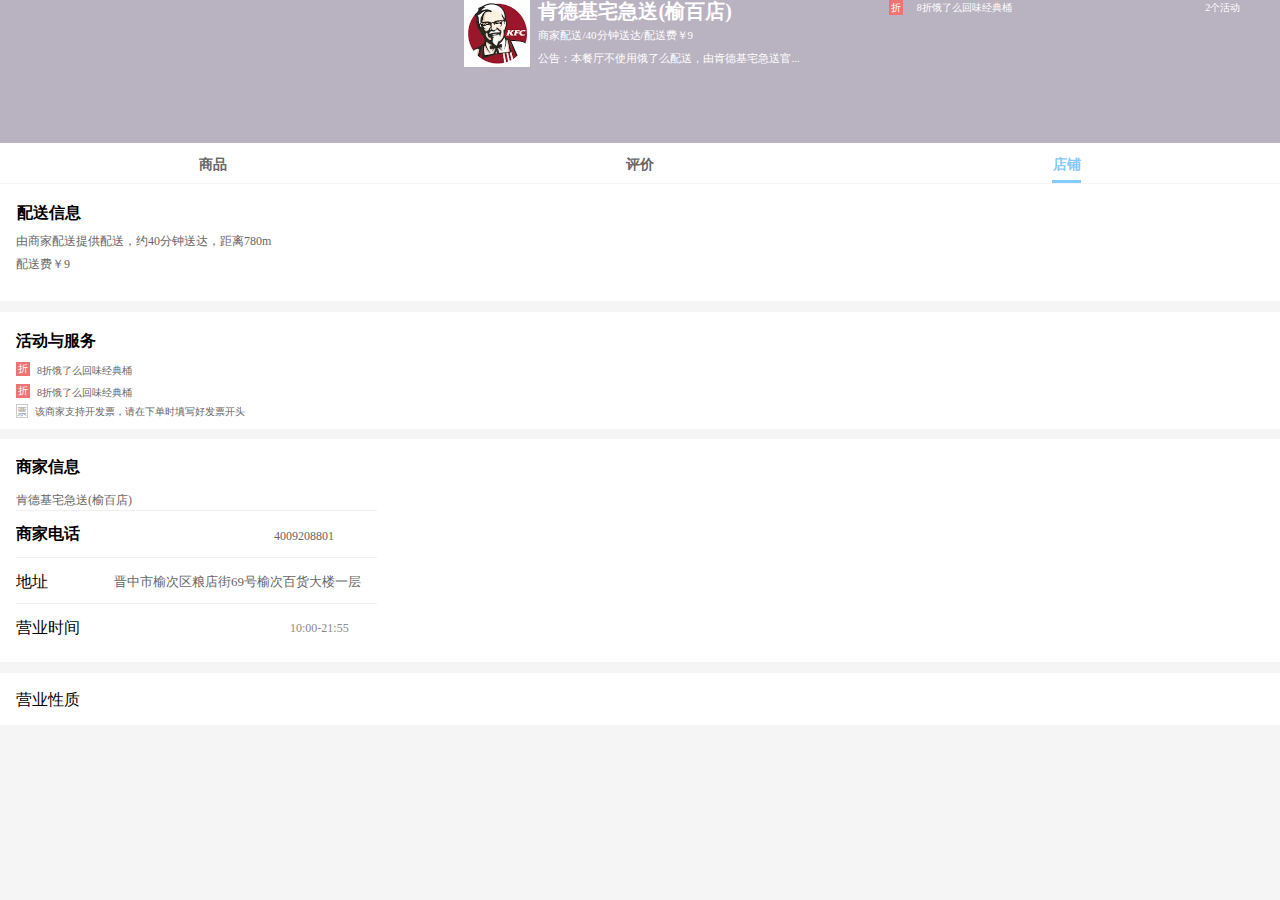
<file: e/dianpu.html>
<!DOCTYPE html>
<html lang="en">
<head>
	<meta charset="UTF-8">
	<title>肯德基宅急送（榆百店）</title>
	<link rel="stylesheet" href="css/dianpu.css">
	<link rel="stylesheet" href="http://at.alicdn.com/t/font_500025_avzggt3z3us7nwmi.css">
	<meta name="viewport" content="width=device-width">
	<meta name="viewport" content="width=device-width, initial-scale=1.0, maximum-scale=1.0, user-scalable=0" />
	<script src="js/rem.js"></script>
</head>
<body>
	<header>
		<div class="headerbox">
			<a href="kfc.html" class="left">
				<i class="iconfont icon-zuo"></i>
			</a>
			<a href="" class="right">
				<i class="iconfont icon-gouwuche"></i>
			</a>
		</div>
		<div class="headercon">
			<div class="img">
				<img src="img/kfc1.webp" alt="">
			</div>
			<div class="con">
				<p class="con1"><b>肯德基宅急送(榆百店)</b></p>
				<p class="con2">商家配送/40分钟送达/配送费￥9</p>
				<p class="con3">公告：本餐厅不使用饿了么配送，由肯德基宅急送官...</p>
			</div>
		</div>
		<a href="" class="headerend">
			<p class="hde1">折</p>
			<p class="hde2">8折饿了么回味经典桶</p>
			<p class="hde3">2个活动
			<i class="iconfont icon-you1"></i>
			</p>
		</a>
	</header>
	<div class="list">
		<a href="kfc.html" class="listbox"><b>商品</b></a>
		<a href="pingjia.html" class="listbox listbox1"><b>评价</b></a>
		<a href="" class="listbox listbox2"><b>店铺</b></a>
	</div>
	<div class="psxx">
		<div class="psxxbox">
			<div class="a"><b>配送信息</b></div>
			<div class="b">由商家配送提供配送，约40分钟送达，距离780m</div>
			<div class="c">配送费￥9</div>
		</div>
	</div>
	<div class="psxx">
		<div class="psxxbox2">
			<div class="a"><b>活动与服务</b></div>
			<div class="b">
				<span>折</span>
				<p>8折饿了么回味经典桶</p>
			</div>
			<div class="c">
				<span>折</span>
				<p>8折饿了么回味经典桶</p>
			</div>
			<div class="d">
				<span>票</span>
				<p>该商家支持开发票，请在下单时填写好发票开头</p>
			</div>
		</div>
	</div>
	<div class="sjxx">
		<div class="sjxxbox">
			<div class="a"><b>商家信息</b></div>
			<div class="b">肯德基宅急送(榆百店)</div>
			<div class="c">
				<a href="" class="cbox">
					<div class="cb1"><b>商家电话</b></div>
					<div class="cb2">4009208801
					<i class="iconfont icon-you"></i></div>
				</a>
			</div>
			<div class="d">
				<div class="dbox">
					<div class="db1">地址</div>
					<div class="db2">晋中市榆次区粮店街69号榆次百货大楼一层</div>
				</div>
			</div>
			<div class="e">
				<div class="ebox">
					<div class="eb1">营业时间</div>
					<div class="eb2">10:00-21:55</div>
				</div>
			</div>
		</div>
	</div>
	<a href="" class="yyxz">
		<div class="yyxzbox">
			<div class="yyxzb1">营业性质</div>
			<div class="yyxzb2">
				<i class="iconfont icon-right"></i>
			</div>
		</div>
	</a>
</body>
</html>
</file>
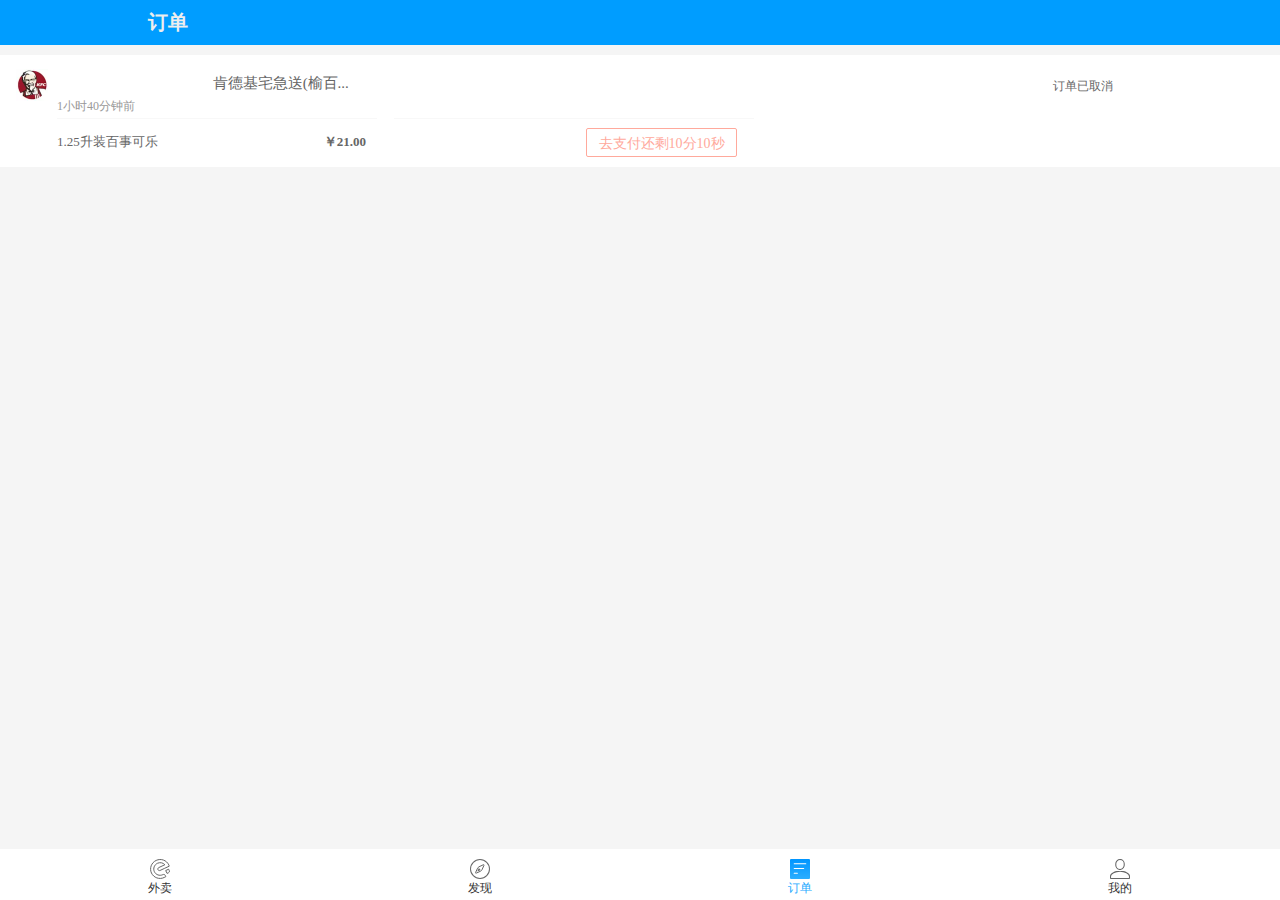
<file: e/dingdan.html>
<!DOCTYPE html>
<html lang="en">
<head>
	<meta charset="UTF-8">
	<title>订单</title>
	<link rel="stylesheet" href="css/dingdan.css">
	<link rel="stylesheet" href="http://at.alicdn.com/t/font_500025_i9ls7wa8na27f1or.css">
	<meta name="viewport" content="width=device-width">
	<script src="js/rem.js"></script>
</head>
<body>
	<header>
		<a href="index.html"><i class="iconfont icon-zuo"></i></a>
		<p><b>订单</b></p>
	</header>
	<div class="con">
		<div class="conboxa">
			<a href="kfc.html" class="cba1">
				 <img src="img/kfc.webp" alt="">
			</a>
			<div class="cba2">
				<a href="kfc.html" class="cba21">肯德基宅急送(榆百... </a>
				<a href="kfc.html" class="cba23"><i class="iconfont icon-you"></i></a>
				<a href="kfc.html" class="cba22">订单已取消</a>
			</div>
			<a href="kfc.html" class="cba3">1小时40分钟前</a>
		</div>
		<a href="" class="conboxb">
			<div class="cbb1">
				<p class="cbb12">1.25升装百事可乐</p>
				<p class="cbb11"><B>￥21.00</B></p>
			</div>
		</a>
		<a href="" class="conboxc">
			<div class="cbc1">
				<p>去支付还剩10分10秒</p>
			</div>
		</a>
	</div>
	<footer>
		<a href="index.html" class="footerbox">
			<img src="img/xz.svg" alt="">
			<p class="ftb1">外卖</p>
		</a>
		<a href="" class="footerbox">
			<img src="img/xiazai1.svg" alt="">
			<p class="ftb1">发现</p>
		</a>
		<a href="" class="footerbox">
			<img src="img/xz1.svg" alt="">
			<p class="ftb1">订单</p>
		</a>
		<a href="wo.html" class="footerbox">
			<img src="img/xiazai3.svg" alt="">
			<p class="ftb1">我的</p>
		</a>
	</footer>
</body>
</html>
</file>
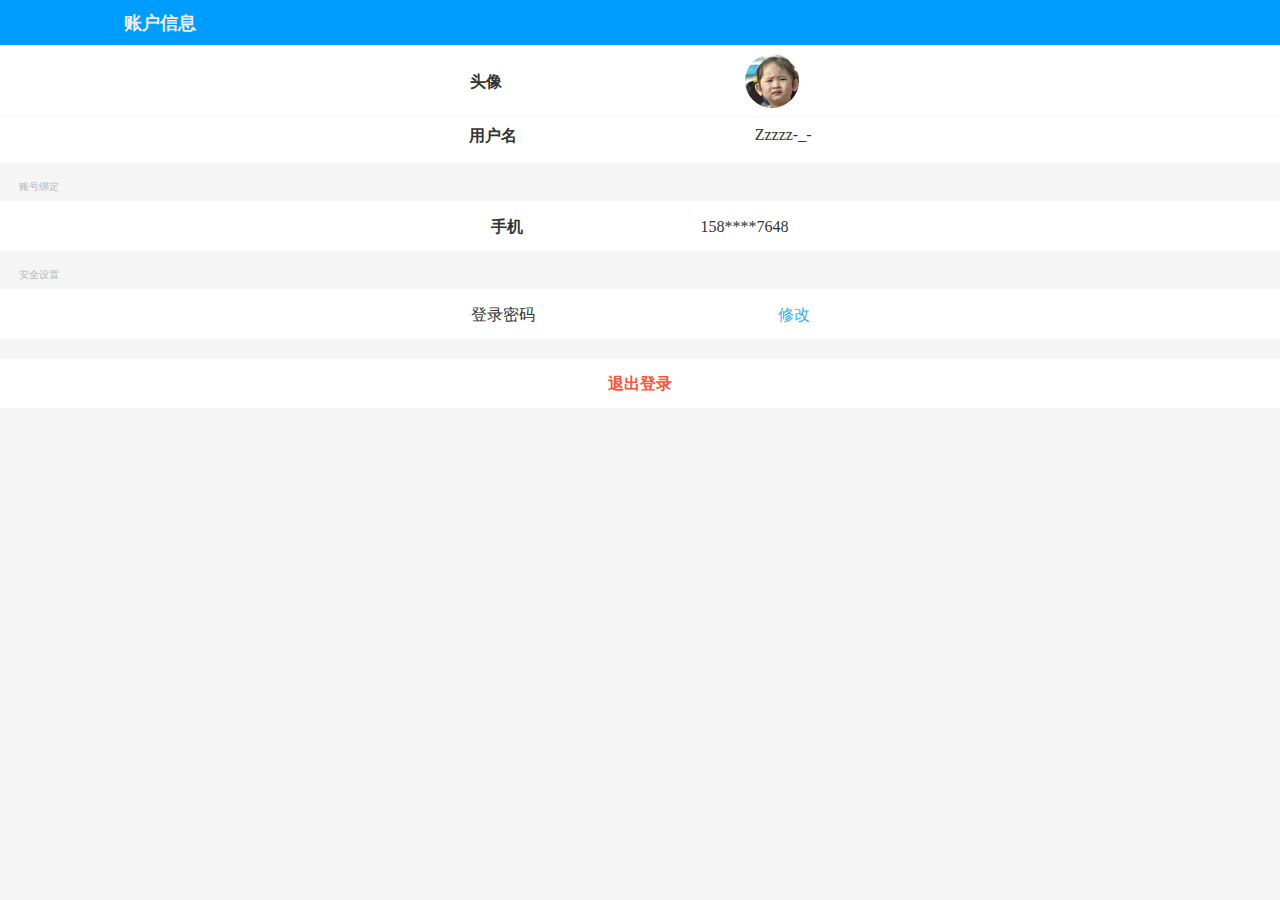
<file: e/name.html>
<!DOCTYPE html>
<html lang="en">
<head>
	<meta charset="UTF-8">
	<title>我的信息</title>
	<meta name="viewport" content="width=device-width">
	<link rel="stylesheet" href="http://at.alicdn.com/t/font_500025_9xkq12et8w9g4x6r.css">
	<link rel="stylesheet" href="css/name.css">
	<script src="js/rem.js"></script>
</head>
<body>
	<header>
		<a href="wo.html">
			<i class="iconfont icon-zuo"></i>
		</a>
		<p><b>账户信息</b></p>
	</header>
	<a href="" class="touxiang">
		<div class="txbox">
			<div class="txb1"><b>头像</b></div>
			<div class="txb2">
				<div class="txb3">
					<img src="img/n.webp" alt="">
					<i class="iconfont icon-right"></i>
				</div>
			</div>
		</div>
	</a>
	<div class="yonghu">
		<div class="yhbox">
			<div class="yhb1"><b>用户名</b></div>
			<div class="yhb2">Zzzzz-_-</div>
		</div>
	</div>
	<div class="zhanghao">
		<div class="zhmm">账号绑定</div>
	</div>
	<div class="iphone">
		<a href="" class="ibox">
			<div class="ib1">
				<i class="iconfont icon-shouji"></i>
				<p><b>手机</b></p>
			</div>
			<div class="ib2">158****7648</div>
		</a>
	</div>
	<div class="zhanghao">
		<div class="zhmm">安全设置</div>
	</div>
	<a href="" class="denglu">
		<div class="dlbox">
			<div class="dlb1">登录密码</div>
			<div class="dlb2">修改
				<i class="iconfont icon-right"></i>
			</div>
		</div>
	</a>
	<a href="" class="tuichu">
		<div class="tcbox"><B>退出登录</B></div>
	</a>
</body>
</html>
</file>
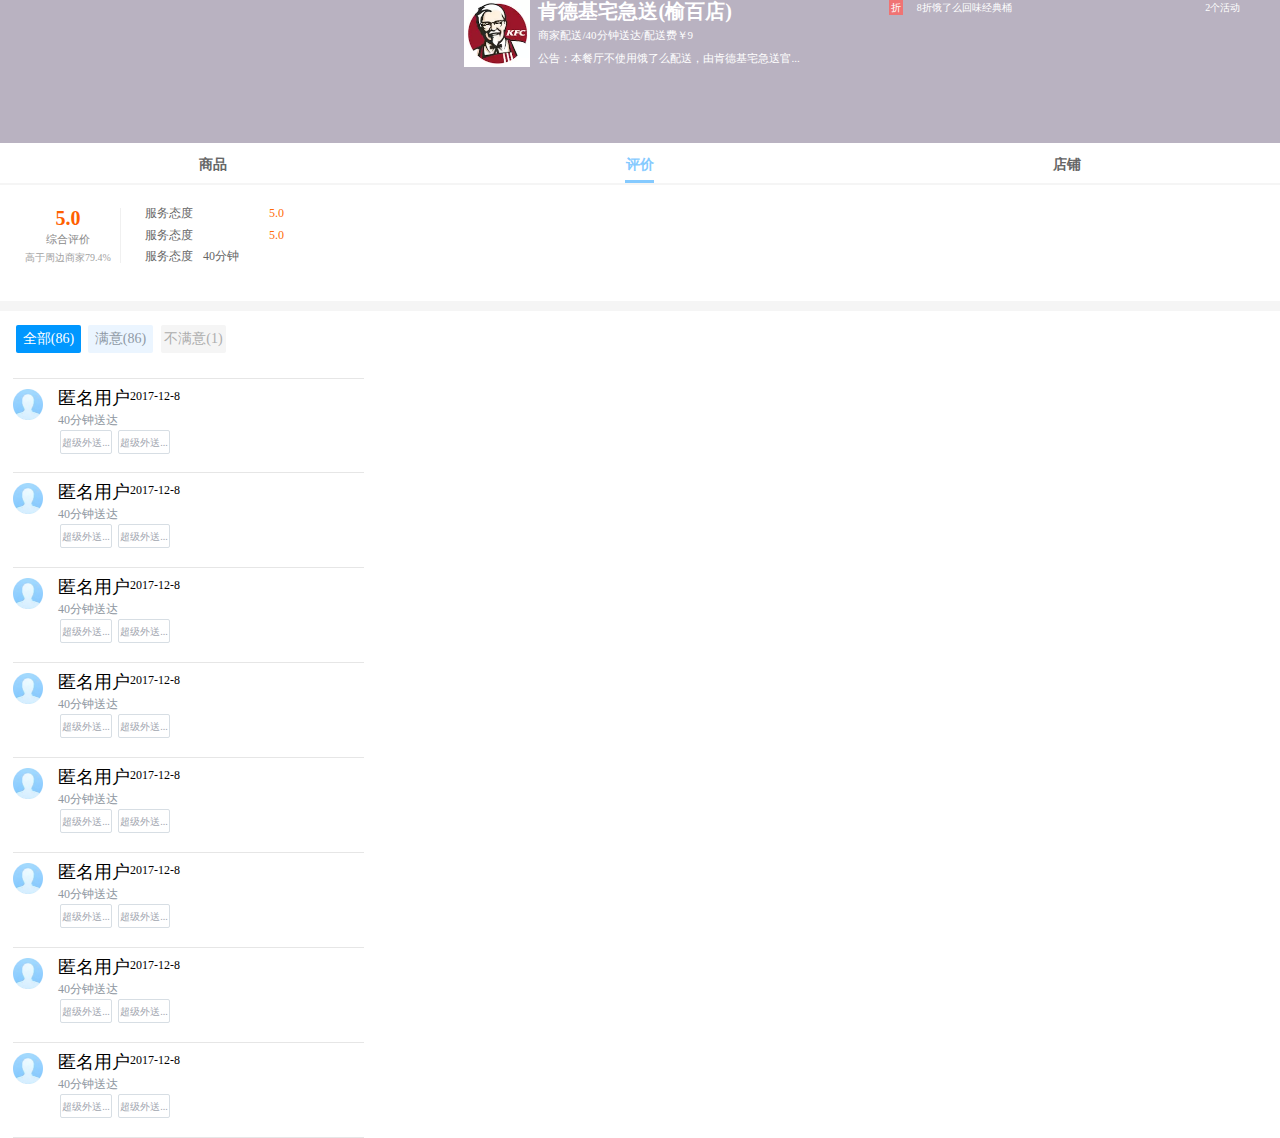
<file: e/pingjia.html>
<!DOCTYPE html>
<html lang="en">
<head>
	<meta charset="UTF-8">
	<title>肯德基宅急送（榆百店）</title>
	<link rel="stylesheet" href="css/pingjia.css">
	<link rel="stylesheet" href="http://at.alicdn.com/t/font_500025_avzggt3z3us7nwmi.css">
	<meta name="viewport" content="width=device-width">
	<script src="js/rem.js"></script>
</head>
<body>
	<header>
		<div class="headerbox">
			<a href="kfc.html" class="left">
				<i class="iconfont icon-zuo"></i>
			</a>
			<a href="" class="right">
				<i class="iconfont icon-gouwuche"></i>
			</a>
		</div>
		<div class="headercon">
			<div class="img">
				<img src="img/kfc1.webp" alt="">
			</div>
			<div class="con">
				<p class="con1"><b>肯德基宅急送(榆百店)</b></p>
				<p class="con2">商家配送/40分钟送达/配送费￥9</p>
				<p class="con3">公告：本餐厅不使用饿了么配送，由肯德基宅急送官...</p>
			</div>
		</div>
		<a href="" class="headerend">
			<p class="hde1">折</p>
			<p class="hde2">8折饿了么回味经典桶</p>
			<p class="hde3">2个活动
			<i class="iconfont icon-you1"></i>
			</p>
		</a>
	</header>
	<div class="list">
		<a href="kfc.html" class="listbox"><b>商品</b></a>
		<a href="" class="listbox listbox1"><b>评价</b></a>
		<a href="dianpu.html" class="listbox listbox2"><b>店铺</b></a>
	</div>
	<div class="zonghe">
		<div class="zhbox">
			<div class="zhboxa">
				<p class="zhboxa1"><b>5.0</b></p>
				<p class="zhboxa2">综合评价</p>
				<p class="zhboxa3">高于周边商家79.4%</p>
			</div>
			<div class="zhboxb">
				<div class="zhbb1">
					<div class="zhbb11">服务态度</div>
					<div class="zhbb12">
						<i class="iconfont icon-xing"></i>
						<i class="iconfont icon-xing"></i>
						<i class="iconfont icon-xing"></i>
						<i class="iconfont icon-xing"></i>
						<i class="iconfont icon-xing"></i>
					</div>
					<div class="zhbb13">5.0</div>
				</div>
				<div class="zhbb1">
					<div class="zhbb11">服务态度</div>
					<div class="zhbb12">
						<i class="iconfont icon-xing"></i>
						<i class="iconfont icon-xing"></i>
						<i class="iconfont icon-xing"></i>
						<i class="iconfont icon-xing"></i>
						<i class="iconfont icon-xing"></i>
					</div>
					<div class="zhbb13">5.0</div>
				</div>
				<div class="zhbb1">
					<div class="zhbb11">服务态度</div>
					<div class="zhbb12">40分钟
					</div>
				</div>
			</div>
		</div>
	</div>
	<div class="white"></div>
	<div class="pingfen">
		<div class="pfbox">
			<div class="aaa">
				<a href="" class="aaa_1">全部(86)</a>
				<a href="" class="aaa_2">满意(86)</a>
				<a href="" class="aaa_3">不满意(1)</a>
			</div>
			<div class="bbb">
				<div class="bbb_1">
					<div class="bbb_11">
						<img src="img/niming.webp" alt="">
					</div>
					<div class="bbb_12">
						<div class="bbb_121">匿名用户</div>
						<span>2017-12-8</span>
						<div class="bbb_122">
							<i class="iconfont icon-xing"></i>
							<i class="iconfont icon-xing"></i>
							<i class="iconfont icon-xing"></i>
							<i class="iconfont icon-xing"></i>
							<i class="iconfont icon-xing"></i>
							<p>40分钟送达</p>
						</div>
						<div class="bbb_123">
							<div class="a">超级外送...</div>
							<div class="b">超级外送...</div>
						</div>
					</div>
				</div>
			</div>
			<div class="bbb">
				<div class="bbb_1">
					<div class="bbb_11">
						<img src="img/niming.webp" alt="">
					</div>
					<div class="bbb_12">
						<div class="bbb_121">匿名用户</div>
						<span>2017-12-8</span>
						<div class="bbb_122">
							<i class="iconfont icon-xing"></i>
							<i class="iconfont icon-xing"></i>
							<i class="iconfont icon-xing"></i>
							<i class="iconfont icon-xing"></i>
							<i class="iconfont icon-xing"></i>
							<p>40分钟送达</p>
						</div>
						<div class="bbb_123">
							<div class="a">超级外送...</div>
							<div class="b">超级外送...</div>
						</div>
					</div>
				</div>
			</div>
			<div class="bbb">
				<div class="bbb_1">
					<div class="bbb_11">
						<img src="img/niming.webp" alt="">
					</div>
					<div class="bbb_12">
						<div class="bbb_121">匿名用户</div>
						<span>2017-12-8</span>
						<div class="bbb_122">
							<i class="iconfont icon-xing"></i>
							<i class="iconfont icon-xing"></i>
							<i class="iconfont icon-xing"></i>
							<i class="iconfont icon-xing"></i>
							<i class="iconfont icon-xing"></i>
							<p>40分钟送达</p>
						</div>
						<div class="bbb_123">
							<div class="a">超级外送...</div>
							<div class="b">超级外送...</div>
						</div>
					</div>
				</div>
			</div>
			<div class="bbb">
				<div class="bbb_1">
					<div class="bbb_11">
						<img src="img/niming.webp" alt="">
					</div>
					<div class="bbb_12">
						<div class="bbb_121">匿名用户</div>
						<span>2017-12-8</span>
						<div class="bbb_122">
							<i class="iconfont icon-xing"></i>
							<i class="iconfont icon-xing"></i>
							<i class="iconfont icon-xing"></i>
							<i class="iconfont icon-xing"></i>
							<i class="iconfont icon-xing"></i>
							<p>40分钟送达</p>
						</div>
						<div class="bbb_123">
							<div class="a">超级外送...</div>
							<div class="b">超级外送...</div>
						</div>
					</div>
				</div>
			</div>
			<div class="bbb">
				<div class="bbb_1">
					<div class="bbb_11">
						<img src="img/niming.webp" alt="">
					</div>
					<div class="bbb_12">
						<div class="bbb_121">匿名用户</div>
						<span>2017-12-8</span>
						<div class="bbb_122">
							<i class="iconfont icon-xing"></i>
							<i class="iconfont icon-xing"></i>
							<i class="iconfont icon-xing"></i>
							<i class="iconfont icon-xing"></i>
							<i class="iconfont icon-xing"></i>
							<p>40分钟送达</p>
						</div>
						<div class="bbb_123">
							<div class="a">超级外送...</div>
							<div class="b">超级外送...</div>
						</div>
					</div>
				</div>
			</div>
			<div class="bbb">
				<div class="bbb_1">
					<div class="bbb_11">
						<img src="img/niming.webp" alt="">
					</div>
					<div class="bbb_12">
						<div class="bbb_121">匿名用户</div>
						<span>2017-12-8</span>
						<div class="bbb_122">
							<i class="iconfont icon-xing"></i>
							<i class="iconfont icon-xing"></i>
							<i class="iconfont icon-xing"></i>
							<i class="iconfont icon-xing"></i>
							<i class="iconfont icon-xing"></i>
							<p>40分钟送达</p>
						</div>
						<div class="bbb_123">
							<div class="a">超级外送...</div>
							<div class="b">超级外送...</div>
						</div>
					</div>
				</div>
			</div>
			<div class="bbb">
				<div class="bbb_1">
					<div class="bbb_11">
						<img src="img/niming.webp" alt="">
					</div>
					<div class="bbb_12">
						<div class="bbb_121">匿名用户</div>
						<span>2017-12-8</span>
						<div class="bbb_122">
							<i class="iconfont icon-xing"></i>
							<i class="iconfont icon-xing"></i>
							<i class="iconfont icon-xing"></i>
							<i class="iconfont icon-xing"></i>
							<i class="iconfont icon-xing"></i>
							<p>40分钟送达</p>
						</div>
						<div class="bbb_123">
							<div class="a">超级外送...</div>
							<div class="b">超级外送...</div>
						</div>
					</div>
				</div>
			</div>
			<div class="bbb">
				<div class="bbb_1">
					<div class="bbb_11">
						<img src="img/niming.webp" alt="">
					</div>
					<div class="bbb_12">
						<div class="bbb_121">匿名用户</div>
						<span>2017-12-8</span>
						<div class="bbb_122">
							<i class="iconfont icon-xing"></i>
							<i class="iconfont icon-xing"></i>
							<i class="iconfont icon-xing"></i>
							<i class="iconfont icon-xing"></i>
							<i class="iconfont icon-xing"></i>
							<p>40分钟送达</p>
						</div>
						<div class="bbb_123">
							<div class="a">超级外送...</div>
							<div class="b">超级外送...</div>
						</div>
					</div>
				</div>
			</div>
		</div>
	</div>
</body>
</html>
</file>
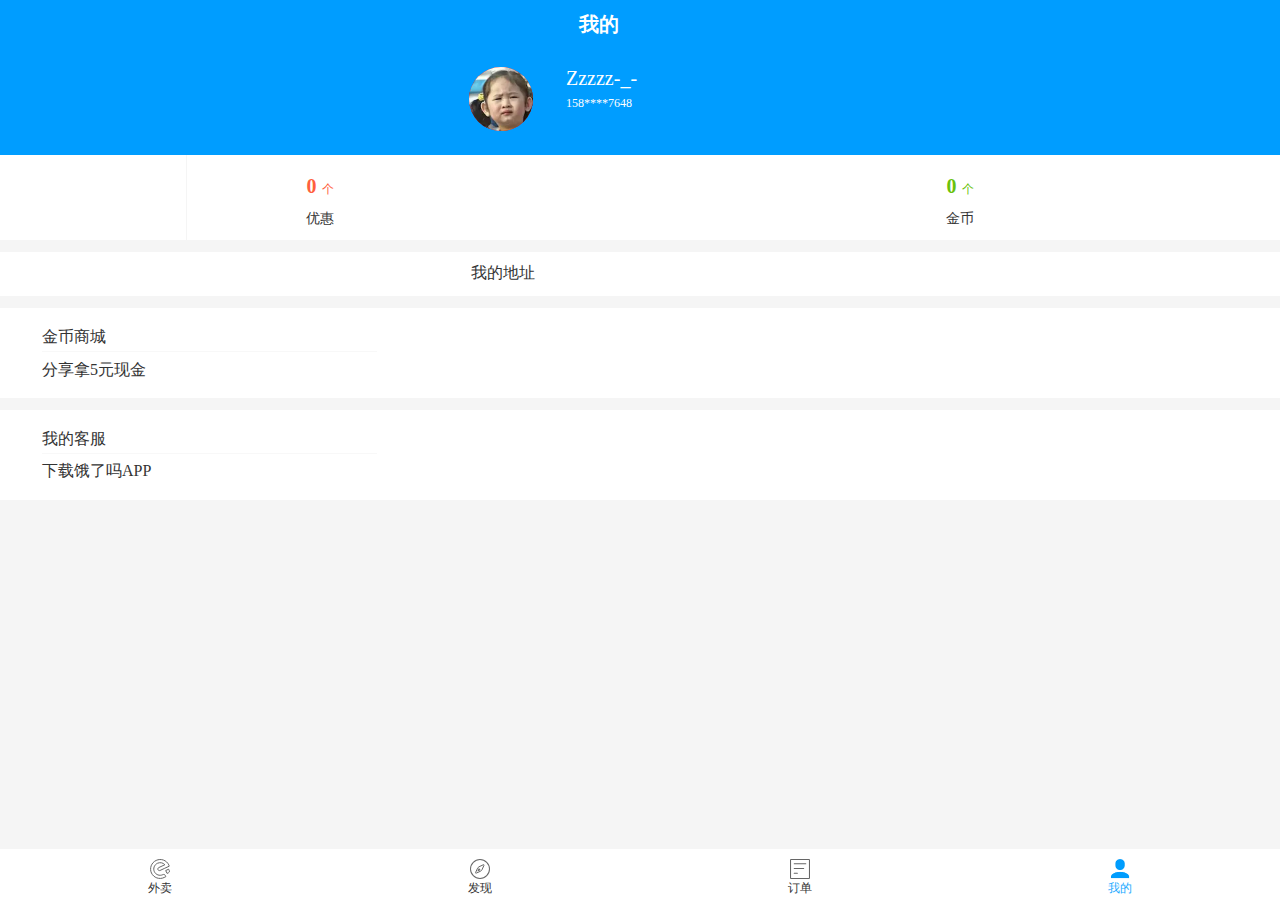
<file: e/wo.html>
<!DOCTYPE html>
<html lang="en">
<head>
	<meta charset="UTF-8">
	<title>我的</title>
	<meta name="viewport" content="width=device-width">
	<link rel="stylesheet" href="http://at.alicdn.com/t/font_500025_apueiurzvznqm2t9.css">
	<link rel="stylesheet" href="css/wo.css">
	<script src="js/rem.js"></script>
</head>
<body>
	<header>
		<div class="headerbox1">
			<a href="">
				<i class="iconfont icon-left"></i>
			</a>
			<p><b>我的</b></p>
		</div>
		<div class="headerbox2">
			<a href="" class="hb2a">
				<img src="img/touxiang.webp" alt="">
			</a>
			<a href="" class="hb2b">
				<div class="hb2ba">
					Zzzzz-_-
				</div>
				<div class="hb2bb">
					<i class="iconfont icon-shouji"></i>
					158****7648
				</div>
			</a>
			<a href="name.html"><i class="iconfont icon-you" style="display: block"></i></a>
		</div>
	</header>
	<div class="title">
		<a href="" class="titlebox">
			<div class="tba">
				<b>0</b>
				<span>个</span>
				<p class="tbb">优惠</p>
			</div>
		</a>
		<a href="" class="titlebox">
			<div class="tba tbc">
				<b>0</b>
				<span class="tbd">个</span>
				<p class="tbb">金币</p>
			</div>
		</a>
	</div>
	<a href="" class="dizhi">
		<div class="dzbox">
			<i class="iconfont icon-dizhi"></i>
			<p>我的地址</p>
		</div>
	</a>
	<div class="shopping">
		<div class="left">
			<a href="" class="leftbox">
				<i class="iconfont icon-shangcheng"></i>
			</a>
			<a href="" class="leftbox2">
				<i class="iconfont icon-liwu"></i>
			</a>
		</div>
		<div class="right">
			<a href="">
				<div class="rightbox">
					<p>金币商城</p>
					<i class="iconfont icon-you" class="rbaaa"></i>
				</div>
			</a>
			<a href="">
				<div class="rightbox">
					<p>分享拿5元现金</p>
					<i class="iconfont icon-you" class="rbaaa"></i>
				</div>
			</a>
		</div>
	</div>
	<div class="shopping">
		<div class="left">
			<a href="" class="leftbox leftbox3">
				<i class="iconfont icon-guanjiaowangtubiao11"></i>
			</a>
			<a href="" class=" leftbox4">
				<i class="iconfont icon-elmyhq"></i>
			</a>
		</div>
		<div class="right">
			<a href="" class="rightbox">
				<p>我的客服</p>
				<i class="iconfont icon-you" class="rbaaa"></i>
			</a>
			<a href="" class="rightbox">
				<p>下载饿了吗APP</p>
				<i class="iconfont icon-you" class="rbaaa"></i>
			</a>
		</div>
	</div>
	<footer>
		<a href="index.html" class="footerbox">
			<img src="img/xz.svg" alt="">
			<p class="ftb1">外卖</p>
		</a>
		<a href="" class="footerbox">
			<img src="img/xiazai1.svg" alt="">
			<p class="ftb1">发现</p>
		</a>
		<a href="dingdan.html" class="footerbox">
			<img src="img/xz3.svg" alt="">
			<p class="ftb1">订单</p>
		</a>
		<a href="wo.html" class="footerbox">
			<img src="img/meeee.jpg" alt="">
			<p class="ftb1 ftb2">我的</p>
		</a>
	</footer>
</body>
</html>
</file>
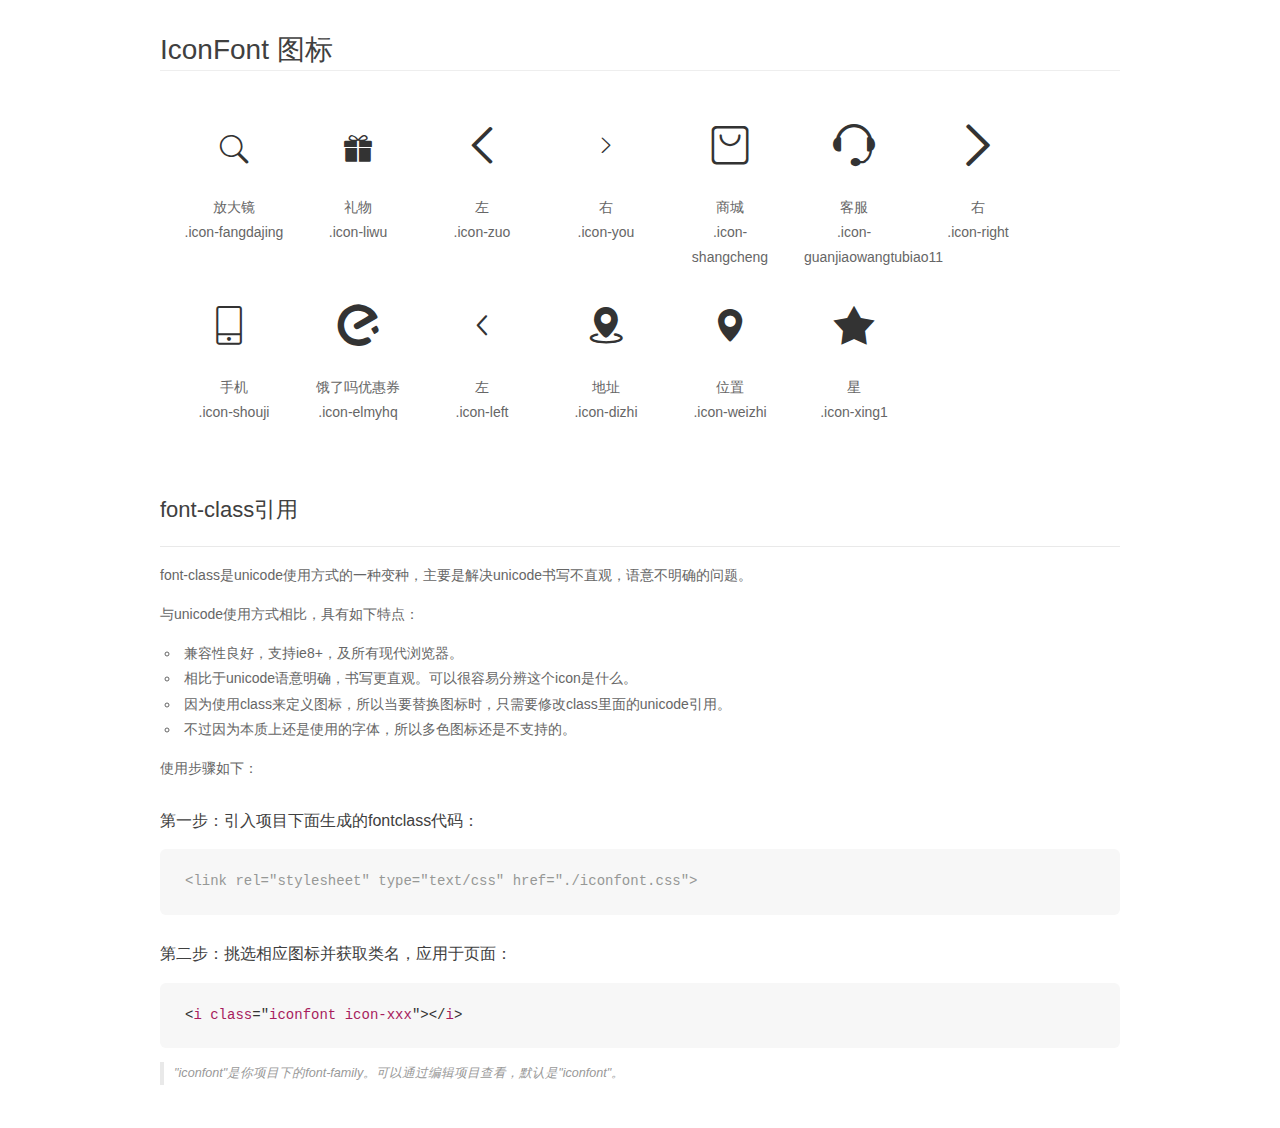
<file: pg/iconfont/demo_fontclass.html>
<!DOCTYPE html>
<html>
<head>
    <meta charset="utf-8"/>
    <title>IconFont</title>
    <link rel="stylesheet" href="demo.css">
    <link rel="stylesheet" href="iconfont.css">
</head>
<body>
    <div class="main markdown">
        <h1>IconFont 图标</h1>
        <ul class="icon_lists clear">
            
                <li>
                <i class="icon iconfont icon-fangdajing"></i>
                    <div class="name">放大镜</div>
                    <div class="fontclass">.icon-fangdajing</div>
                </li>
            
                <li>
                <i class="icon iconfont icon-liwu"></i>
                    <div class="name">礼物</div>
                    <div class="fontclass">.icon-liwu</div>
                </li>
            
                <li>
                <i class="icon iconfont icon-zuo"></i>
                    <div class="name">左</div>
                    <div class="fontclass">.icon-zuo</div>
                </li>
            
                <li>
                <i class="icon iconfont icon-you"></i>
                    <div class="name">右</div>
                    <div class="fontclass">.icon-you</div>
                </li>
            
                <li>
                <i class="icon iconfont icon-shangcheng"></i>
                    <div class="name">商城</div>
                    <div class="fontclass">.icon-shangcheng</div>
                </li>
            
                <li>
                <i class="icon iconfont icon-guanjiaowangtubiao11"></i>
                    <div class="name">客服</div>
                    <div class="fontclass">.icon-guanjiaowangtubiao11</div>
                </li>
            
                <li>
                <i class="icon iconfont icon-right"></i>
                    <div class="name">右</div>
                    <div class="fontclass">.icon-right</div>
                </li>
            
                <li>
                <i class="icon iconfont icon-shouji"></i>
                    <div class="name">手机</div>
                    <div class="fontclass">.icon-shouji</div>
                </li>
            
                <li>
                <i class="icon iconfont icon-elmyhq"></i>
                    <div class="name">饿了吗优惠券</div>
                    <div class="fontclass">.icon-elmyhq</div>
                </li>
            
                <li>
                <i class="icon iconfont icon-left"></i>
                    <div class="name">左</div>
                    <div class="fontclass">.icon-left</div>
                </li>
            
                <li>
                <i class="icon iconfont icon-dizhi"></i>
                    <div class="name">地址</div>
                    <div class="fontclass">.icon-dizhi</div>
                </li>
            
                <li>
                <i class="icon iconfont icon-weizhi"></i>
                    <div class="name">位置</div>
                    <div class="fontclass">.icon-weizhi</div>
                </li>
            
                <li>
                <i class="icon iconfont icon-xing1"></i>
                    <div class="name">星</div>
                    <div class="fontclass">.icon-xing1</div>
                </li>
            
        </ul>

        <h2 id="font-class-">font-class引用</h2>
        <hr>

        <p>font-class是unicode使用方式的一种变种，主要是解决unicode书写不直观，语意不明确的问题。</p>
        <p>与unicode使用方式相比，具有如下特点：</p>
        <ul>
        <li>兼容性良好，支持ie8+，及所有现代浏览器。</li>
        <li>相比于unicode语意明确，书写更直观。可以很容易分辨这个icon是什么。</li>
        <li>因为使用class来定义图标，所以当要替换图标时，只需要修改class里面的unicode引用。</li>
        <li>不过因为本质上还是使用的字体，所以多色图标还是不支持的。</li>
        </ul>
        <p>使用步骤如下：</p>
        <h3 id="-fontclass-">第一步：引入项目下面生成的fontclass代码：</h3>


        <pre><code class="lang-js hljs javascript"><span class="hljs-comment">&lt;link rel="stylesheet" type="text/css" href="./iconfont.css"&gt;</span></code></pre>
        <h3 id="-">第二步：挑选相应图标并获取类名，应用于页面：</h3>
        <pre><code class="lang-css hljs">&lt;<span class="hljs-selector-tag">i</span> <span class="hljs-selector-tag">class</span>="<span class="hljs-selector-tag">iconfont</span> <span class="hljs-selector-tag">icon-xxx</span>"&gt;&lt;/<span class="hljs-selector-tag">i</span>&gt;</code></pre>
        <blockquote>
        <p>"iconfont"是你项目下的font-family。可以通过编辑项目查看，默认是"iconfont"。</p>
        </blockquote>
    </div>
</body>
</html>
</file>
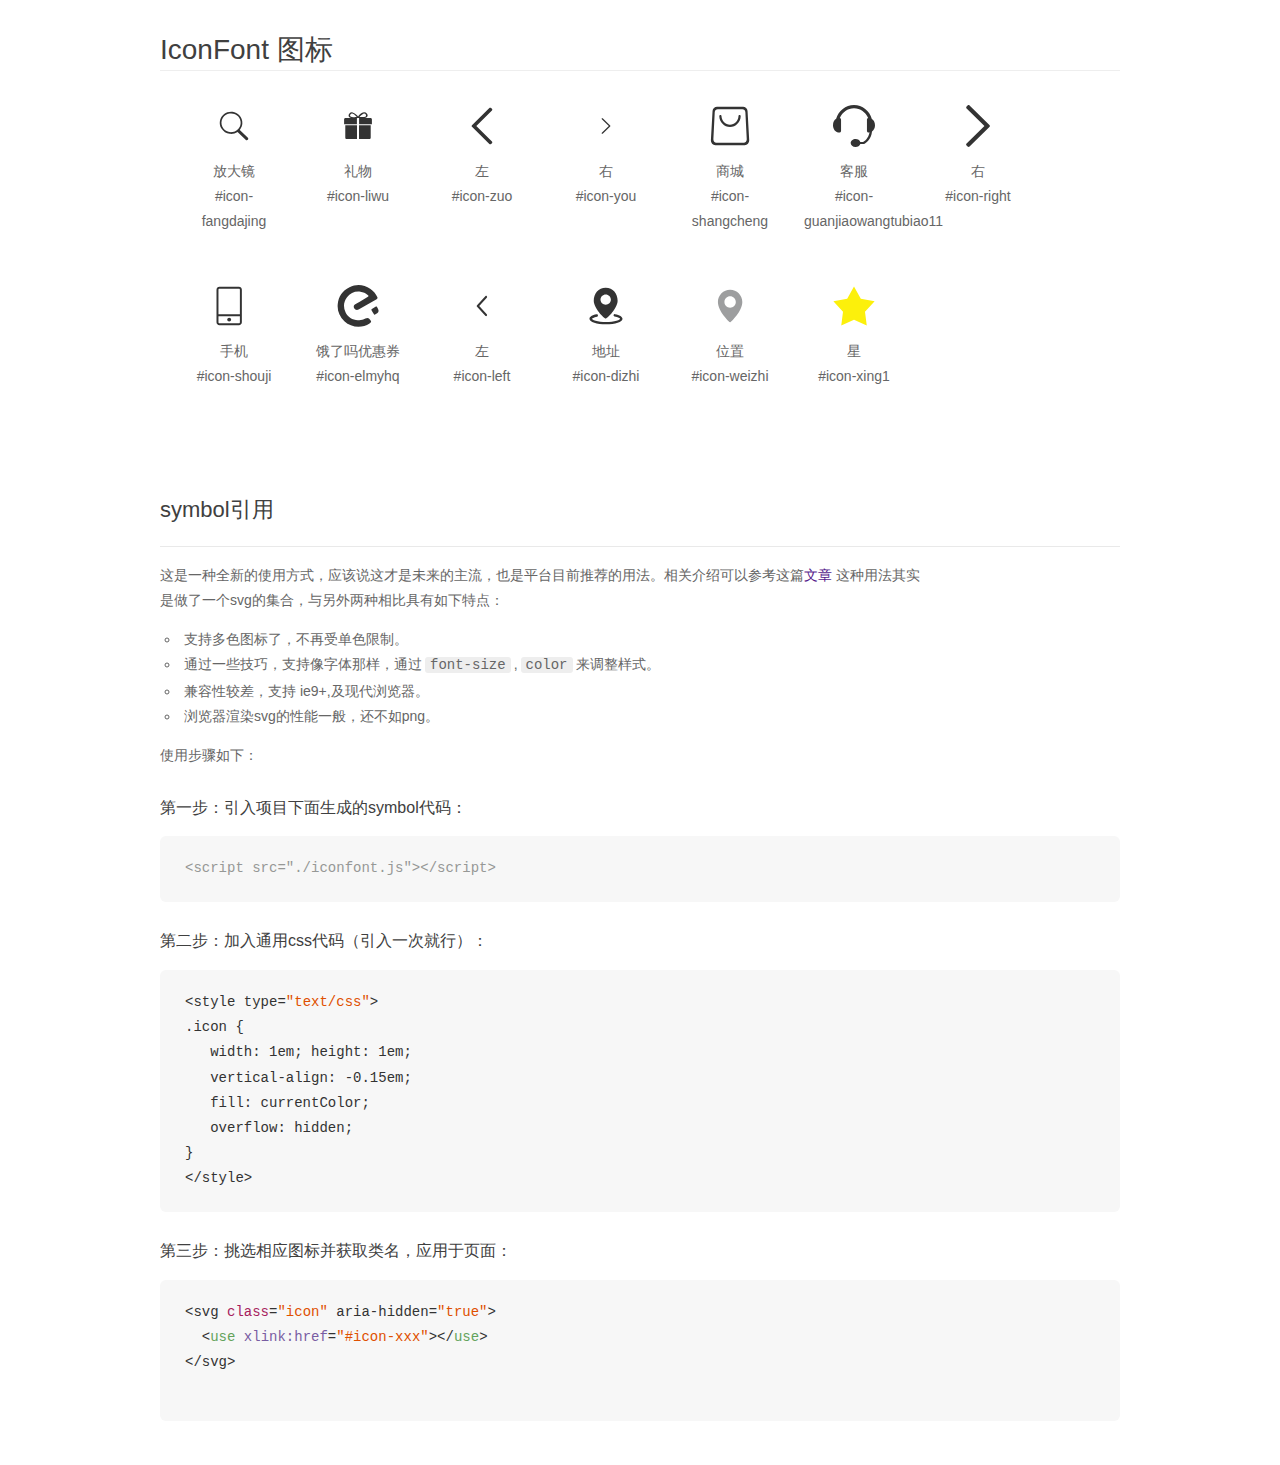
<file: pg/iconfont/demo_symbol.html>
<!DOCTYPE html>
<html>
<head>
    <meta charset="utf-8"/>
    <title>IconFont</title>
    <link rel="stylesheet" href="demo.css">
    <script src="iconfont.js"></script>

    <style type="text/css">
        .icon {
          /* 通过设置 font-size 来改变图标大小 */
          width: 1em; height: 1em;
          /* 图标和文字相邻时，垂直对齐 */
          vertical-align: -0.15em;
          /* 通过设置 color 来改变 SVG 的颜色/fill */
          fill: currentColor;
          /* path 和 stroke 溢出 viewBox 部分在 IE 下会显示
             normalize.css 中也包含这行 */
          overflow: hidden;
        }

    </style>
</head>
<body>
    <div class="main markdown">
        <h1>IconFont 图标</h1>
        <ul class="icon_lists clear">
            
                <li>
                    <svg class="icon" aria-hidden="true">
                        <use xlink:href="#icon-fangdajing"></use>
                    </svg>
                    <div class="name">放大镜</div>
                    <div class="fontclass">#icon-fangdajing</div>
                </li>
            
                <li>
                    <svg class="icon" aria-hidden="true">
                        <use xlink:href="#icon-liwu"></use>
                    </svg>
                    <div class="name">礼物</div>
                    <div class="fontclass">#icon-liwu</div>
                </li>
            
                <li>
                    <svg class="icon" aria-hidden="true">
                        <use xlink:href="#icon-zuo"></use>
                    </svg>
                    <div class="name">左</div>
                    <div class="fontclass">#icon-zuo</div>
                </li>
            
                <li>
                    <svg class="icon" aria-hidden="true">
                        <use xlink:href="#icon-you"></use>
                    </svg>
                    <div class="name">右</div>
                    <div class="fontclass">#icon-you</div>
                </li>
            
                <li>
                    <svg class="icon" aria-hidden="true">
                        <use xlink:href="#icon-shangcheng"></use>
                    </svg>
                    <div class="name">商城</div>
                    <div class="fontclass">#icon-shangcheng</div>
                </li>
            
                <li>
                    <svg class="icon" aria-hidden="true">
                        <use xlink:href="#icon-guanjiaowangtubiao11"></use>
                    </svg>
                    <div class="name">客服</div>
                    <div class="fontclass">#icon-guanjiaowangtubiao11</div>
                </li>
            
                <li>
                    <svg class="icon" aria-hidden="true">
                        <use xlink:href="#icon-right"></use>
                    </svg>
                    <div class="name">右</div>
                    <div class="fontclass">#icon-right</div>
                </li>
            
                <li>
                    <svg class="icon" aria-hidden="true">
                        <use xlink:href="#icon-shouji"></use>
                    </svg>
                    <div class="name">手机</div>
                    <div class="fontclass">#icon-shouji</div>
                </li>
            
                <li>
                    <svg class="icon" aria-hidden="true">
                        <use xlink:href="#icon-elmyhq"></use>
                    </svg>
                    <div class="name">饿了吗优惠券</div>
                    <div class="fontclass">#icon-elmyhq</div>
                </li>
            
                <li>
                    <svg class="icon" aria-hidden="true">
                        <use xlink:href="#icon-left"></use>
                    </svg>
                    <div class="name">左</div>
                    <div class="fontclass">#icon-left</div>
                </li>
            
                <li>
                    <svg class="icon" aria-hidden="true">
                        <use xlink:href="#icon-dizhi"></use>
                    </svg>
                    <div class="name">地址</div>
                    <div class="fontclass">#icon-dizhi</div>
                </li>
            
                <li>
                    <svg class="icon" aria-hidden="true">
                        <use xlink:href="#icon-weizhi"></use>
                    </svg>
                    <div class="name">位置</div>
                    <div class="fontclass">#icon-weizhi</div>
                </li>
            
                <li>
                    <svg class="icon" aria-hidden="true">
                        <use xlink:href="#icon-xing1"></use>
                    </svg>
                    <div class="name">星</div>
                    <div class="fontclass">#icon-xing1</div>
                </li>
            
        </ul>


        <h2 id="symbol-">symbol引用</h2>
        <hr>

        <p>这是一种全新的使用方式，应该说这才是未来的主流，也是平台目前推荐的用法。相关介绍可以参考这篇<a href="">文章</a>
        这种用法其实是做了一个svg的集合，与另外两种相比具有如下特点：</p>
        <ul>
          <li>支持多色图标了，不再受单色限制。</li>
          <li>通过一些技巧，支持像字体那样，通过<code>font-size</code>,<code>color</code>来调整样式。</li>
          <li>兼容性较差，支持 ie9+,及现代浏览器。</li>
          <li>浏览器渲染svg的性能一般，还不如png。</li>
        </ul>
        <p>使用步骤如下：</p>
        <h3 id="-symbol-">第一步：引入项目下面生成的symbol代码：</h3>
        <pre><code class="lang-js hljs javascript"><span class="hljs-comment">&lt;script src="./iconfont.js"&gt;&lt;/script&gt;</span></code></pre>
        <h3 id="-css-">第二步：加入通用css代码（引入一次就行）：</h3>
        <pre><code class="lang-js hljs javascript">&lt;style type=<span class="hljs-string">"text/css"</span>&gt;
.icon {
   width: <span class="hljs-number">1</span>em; height: <span class="hljs-number">1</span>em;
   vertical-align: <span class="hljs-number">-0.15</span>em;
   fill: currentColor;
   overflow: hidden;
}
&lt;<span class="hljs-regexp">/style&gt;</span></code></pre>
        <h3 id="-">第三步：挑选相应图标并获取类名，应用于页面：</h3>
        <pre><code class="lang-js hljs javascript">&lt;svg <span class="hljs-class"><span class="hljs-keyword">class</span></span>=<span class="hljs-string">"icon"</span> aria-hidden=<span class="hljs-string">"true"</span>&gt;<span class="xml"><span class="hljs-tag">
  &lt;<span class="hljs-name">use</span> <span class="hljs-attr">xlink:href</span>=<span class="hljs-string">"#icon-xxx"</span>&gt;</span><span class="hljs-tag">&lt;/<span class="hljs-name">use</span>&gt;</span>
</span>&lt;<span class="hljs-regexp">/svg&gt;
        </span></code></pre>
    </div>
</body>
</html>
</file>
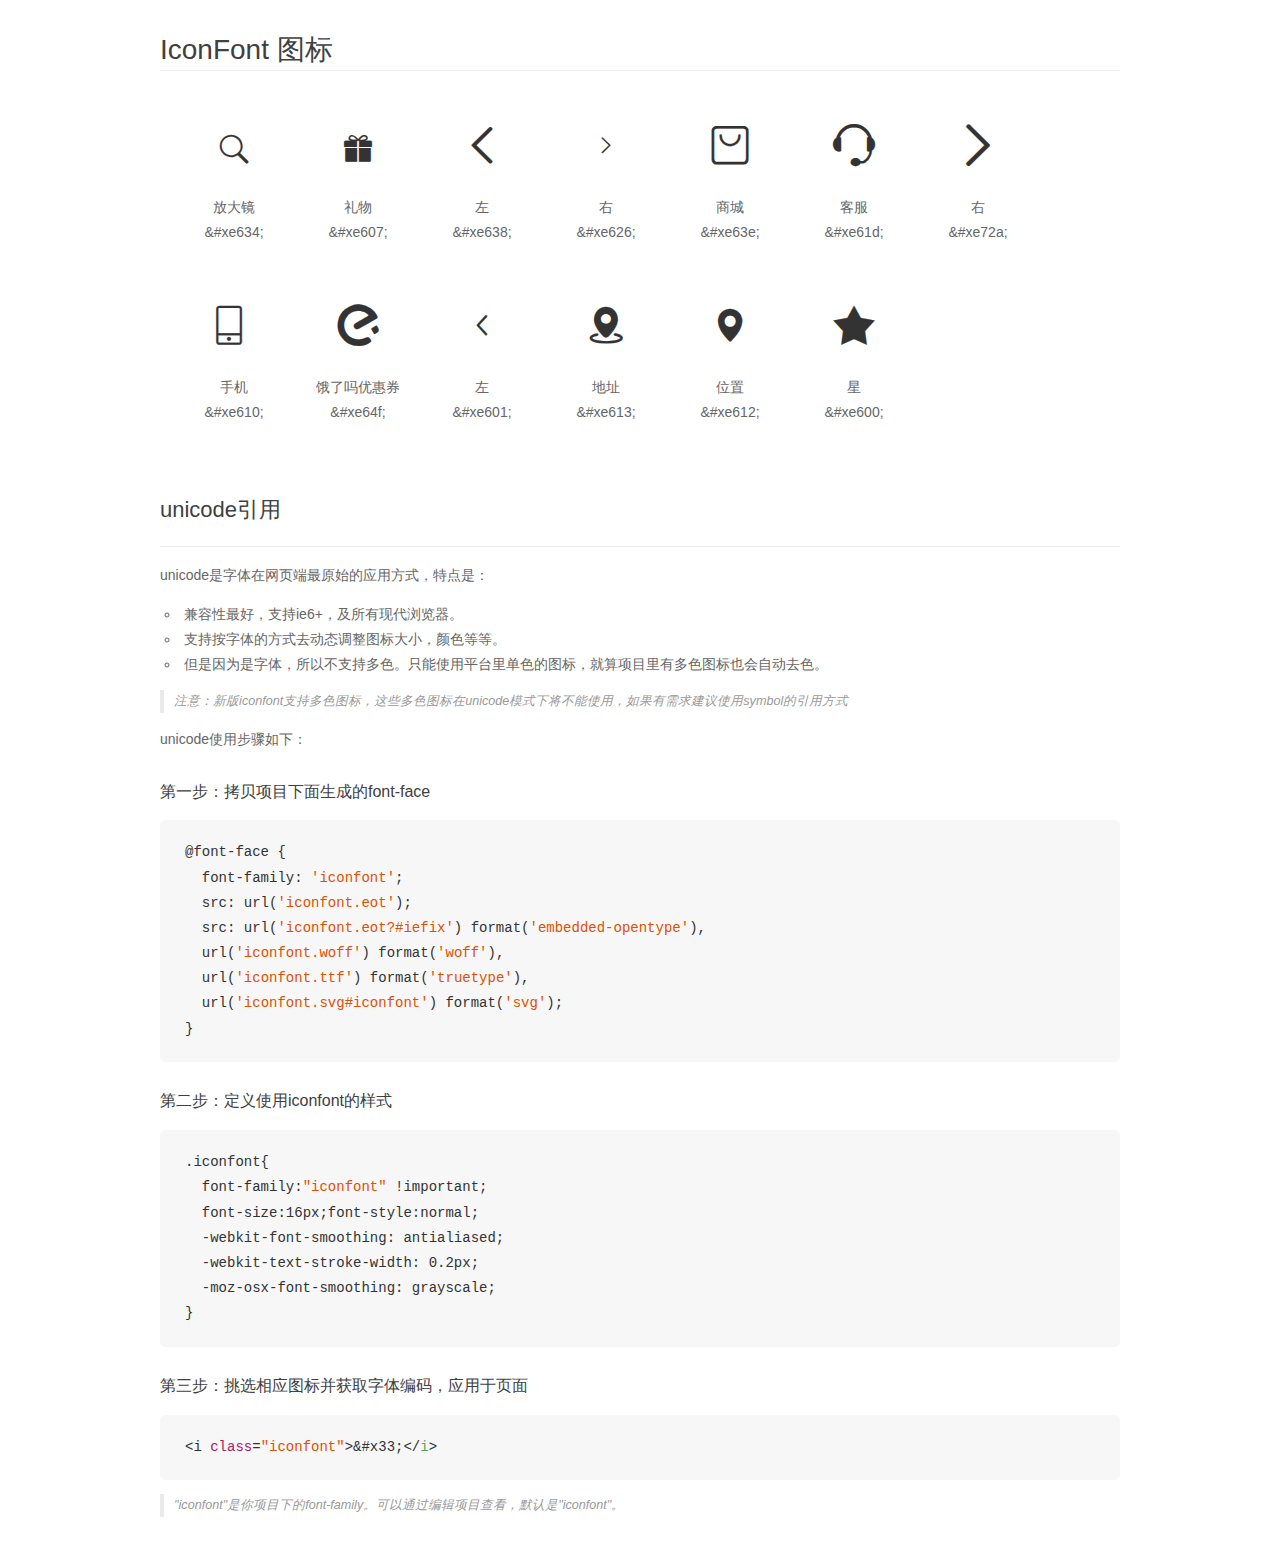
<file: pg/iconfont/demo_unicode.html>
<!DOCTYPE html>
<html>
<head>
    <meta charset="utf-8"/>
    <title>IconFont</title>
    <link rel="stylesheet" href="demo.css">

    <style type="text/css">

        @font-face {font-family: "iconfont";
          src: url('iconfont.eot'); /* IE9*/
          src: url('iconfont.eot#iefix') format('embedded-opentype'), /* IE6-IE8 */
          url('iconfont.woff') format('woff'), /* chrome, firefox */
          url('iconfont.ttf') format('truetype'), /* chrome, firefox, opera, Safari, Android, iOS 4.2+*/
          url('iconfont.svg#iconfont') format('svg'); /* iOS 4.1- */
        }

        .iconfont {
          font-family:"iconfont" !important;
          font-size:16px;
          font-style:normal;
          -webkit-font-smoothing: antialiased;
          -webkit-text-stroke-width: 0.2px;
          -moz-osx-font-smoothing: grayscale;
        }

    </style>
</head>
<body>
    <div class="main markdown">
        <h1>IconFont 图标</h1>
        <ul class="icon_lists clear">
            
                <li>
                <i class="icon iconfont">&#xe634;</i>
                    <div class="name">放大镜</div>
                    <div class="code">&amp;#xe634;</div>
                </li>
            
                <li>
                <i class="icon iconfont">&#xe607;</i>
                    <div class="name">礼物</div>
                    <div class="code">&amp;#xe607;</div>
                </li>
            
                <li>
                <i class="icon iconfont">&#xe638;</i>
                    <div class="name">左</div>
                    <div class="code">&amp;#xe638;</div>
                </li>
            
                <li>
                <i class="icon iconfont">&#xe626;</i>
                    <div class="name">右</div>
                    <div class="code">&amp;#xe626;</div>
                </li>
            
                <li>
                <i class="icon iconfont">&#xe63e;</i>
                    <div class="name">商城</div>
                    <div class="code">&amp;#xe63e;</div>
                </li>
            
                <li>
                <i class="icon iconfont">&#xe61d;</i>
                    <div class="name">客服</div>
                    <div class="code">&amp;#xe61d;</div>
                </li>
            
                <li>
                <i class="icon iconfont">&#xe72a;</i>
                    <div class="name">右</div>
                    <div class="code">&amp;#xe72a;</div>
                </li>
            
                <li>
                <i class="icon iconfont">&#xe610;</i>
                    <div class="name">手机</div>
                    <div class="code">&amp;#xe610;</div>
                </li>
            
                <li>
                <i class="icon iconfont">&#xe64f;</i>
                    <div class="name">饿了吗优惠券</div>
                    <div class="code">&amp;#xe64f;</div>
                </li>
            
                <li>
                <i class="icon iconfont">&#xe601;</i>
                    <div class="name">左</div>
                    <div class="code">&amp;#xe601;</div>
                </li>
            
                <li>
                <i class="icon iconfont">&#xe613;</i>
                    <div class="name">地址</div>
                    <div class="code">&amp;#xe613;</div>
                </li>
            
                <li>
                <i class="icon iconfont">&#xe612;</i>
                    <div class="name">位置</div>
                    <div class="code">&amp;#xe612;</div>
                </li>
            
                <li>
                <i class="icon iconfont">&#xe600;</i>
                    <div class="name">星</div>
                    <div class="code">&amp;#xe600;</div>
                </li>
            
        </ul>
        <h2 id="unicode-">unicode引用</h2>
        <hr>

        <p>unicode是字体在网页端最原始的应用方式，特点是：</p>
        <ul>
        <li>兼容性最好，支持ie6+，及所有现代浏览器。</li>
        <li>支持按字体的方式去动态调整图标大小，颜色等等。</li>
        <li>但是因为是字体，所以不支持多色。只能使用平台里单色的图标，就算项目里有多色图标也会自动去色。</li>
        </ul>
        <blockquote>
        <p>注意：新版iconfont支持多色图标，这些多色图标在unicode模式下将不能使用，如果有需求建议使用symbol的引用方式</p>
        </blockquote>
        <p>unicode使用步骤如下：</p>
        <h3 id="-font-face">第一步：拷贝项目下面生成的font-face</h3>
        <pre><code class="lang-js hljs javascript">@font-face {
  font-family: <span class="hljs-string">'iconfont'</span>;
  src: url(<span class="hljs-string">'iconfont.eot'</span>);
  src: url(<span class="hljs-string">'iconfont.eot?#iefix'</span>) format(<span class="hljs-string">'embedded-opentype'</span>),
  url(<span class="hljs-string">'iconfont.woff'</span>) format(<span class="hljs-string">'woff'</span>),
  url(<span class="hljs-string">'iconfont.ttf'</span>) format(<span class="hljs-string">'truetype'</span>),
  url(<span class="hljs-string">'iconfont.svg#iconfont'</span>) format(<span class="hljs-string">'svg'</span>);
}
</code></pre>
        <h3 id="-iconfont-">第二步：定义使用iconfont的样式</h3>
        <pre><code class="lang-js hljs javascript">.iconfont{
  font-family:<span class="hljs-string">"iconfont"</span> !important;
  font-size:<span class="hljs-number">16</span>px;font-style:normal;
  -webkit-font-smoothing: antialiased;
  -webkit-text-stroke-width: <span class="hljs-number">0.2</span>px;
  -moz-osx-font-smoothing: grayscale;
}
</code></pre>
        <h3 id="-">第三步：挑选相应图标并获取字体编码，应用于页面</h3>
        <pre><code class="lang-js hljs javascript">&lt;i <span class="hljs-class"><span class="hljs-keyword">class</span></span>=<span class="hljs-string">"iconfont"</span>&gt;&amp;#x33;<span class="xml"><span class="hljs-tag">&lt;/<span class="hljs-name">i</span>&gt;</span></span></code></pre>

        <blockquote>
        <p>"iconfont"是你项目下的font-family。可以通过编辑项目查看，默认是"iconfont"。</p>
        </blockquote>
    </div>


</body>
</html>
</file>
<file: css/index.css>
@import url("base.css");
.about{
	padding: 120px 0;
	background: #FFFFFF;
}
.about-head{
	max-width: 600px;
	margin: 0 auto;
}
.about-head h1{
	font-size: 36px;
	color: #000;
	text-align: center;
	font-weight: bold;
}
.about-head p{
	font-size: 12px;
	color: #000;
	text-align: center;
}
.about .row{
	margin-top: 67px;
}
.about-tu img{
	width: 100%;
	height: 100%;
}
.about-wz h1{
	font-size: 36px;
}
.about-wz p{
	font-size: 20px;
	line-height: 1.5;
	font-family: "微软雅黑";
}
.about-wz p:last-of-type{
	margin-top: 10px;
	line-height: 37px;
}
.liuge{
	padding: 120px 0;
	background: #F3F3F4;
}
.liuge-head{
	max-width: 600px;
	margin: 0 auto;
}
.liuge-head h1{
	font-size: 36px;
	color: #000;
	text-align: center;
	font-weight: bold;
}
.liuge-head p{
	font-size: 12px;
	color: #000;
	text-align: center;
}
.liuge .row li div{
	background: #fff;
	padding: 30px;
	margin-bottom: 30px;
	transition:0.3s;
}
.liuge .row{
	margin-top: 67px;
	overflow: visible;
}
.liuge .row li div:hover{
	transform: translateY(-3px);
	box-shadow:0 5px 20px 2px rgba(0,0,0,0.5)
}
.liuge .row li div i{
	display: block;
	font-size: 40px;
	text-align: center;
}
.liuge .row li div h2{
	font-size: 24px;
	text-align: center;
	color: #0d0d0d;
	margin-bottom: 10px;
}
.liuge .row li div p{
	display: block;
	margin: 0 auto;
	font-size: 14px;
	text-align: center;
	color: #55575d;
	max-width: 250px;
	line-height: 24px;
}
.zuopin{
	padding: 120px 0;
	background: #FFFFFF;
}
.zuopin .row{
	margin-top: 67px;
	overflow: visible;
}
.zuopin .row img{
	width: 100%;
	height: 100%;
}
.zuopin .row li .zuopinn{
	position: relative;
	height: 230px;
}
.zuopinn{
	width: 100%;
	height: 100%;
}
.hsk{
	width: 100%;
	height: 100%;
	background: rgba(0,0,0,0.6);
	position: absolute;
	top: 0;
	left: 0;
	opacity: 0;
	transition: all 0.5s;
}
.zuopin .row li:hover .hsk{
	opacity: 1;
}
.zpdjxg{
	text-align: center;
	width: 100%;
	position: absolute;
	top: 50%;
  left: 0;
  transition: 0.5s;
  opacity: 0;
}
.zpdjxg a i{
	display: block;
	color: #FFFFFF;
	font-size: 26px;
	transition:transform 1s;
}
.zuopin .row li:hover .zpdjxg a i{
	transform: scale(2);
}
.zpdjxg a i:hover{
	color: deepskyblue;
}
.zpdjxg h4{
	font-size: 18px;
  line-height: 24px;
  color: #fff;
  margin-top: 15px;
  letter-spacing: -20px;
  transition: 0.5s;
}
.zuopin .row li{
	margin-bottom: 30px;
}
.zuopin .row li:hover .zpdjxg{
	transform: translateY(-50%);
	opacity: 1;
}
.zuopin .row li:hover .zpdjxg h4{
	letter-spacing:0;
}
.zuopin .row li:hover .zpdjxg p{
	margin-top: 10px;
}
.lianxi{
	padding: 120px 0;
	background: #F3F3F4;
}
.lianxi .container{
	margin-top: 50px;
}
.contact-input{
	background: #F3F3F4;
	width: 100%;
  border: 1px solid #000;
  border-radius: 3px;
  outline: none;
  font-size: 15px;
  line-height: 24px;
  font-weight: 500;
  color: #000;
  margin-bottom: 20px;
  padding: 10px 15px;
  box-sizing: border-box;
  resize: vertical;
}
.tijiao{
	padding: 10px 30px;
	background: #1a1a1a;
	border: 0;
	border-radius: 2px;
	color: #fff;
}
.tijiao:hover{
	cursor: pointer;
}
.lianxi-z{
	width: 100%;
}
.lianxi-y-n{
	margin-bottom: 30px;
  	overflow: hidden;
}
.lianxi-icon{
	float: left;
	margin-right: 15px;
}  
.lianxi-icon{
	display: block;
	height: 60px;
	width: 60px;
	background-color: #eee;
	color: #55575d;
	font-size: 36px;
  text-align: center;
  line-height: 60px;
}
.lianxi-icon span i{
	font-size: 36px;
}
.lianxi-wz{
	font-size: 16px;
	color: #959595;
	line-height: 27px;
	margin-top: 10px;
}
.lianxi-wz .lianxi-wzz{
	line-height: 41px;
}
footer{
	background-color: #0d1218;
	color: #fff;
	padding: 42px 0px;
}
footer p{
	color: #fff;
	margin: 0px;
	padding: 6px 0px;
	font-size: 14px;
}
footer ul{
	float: right;
	margin: 0px;
}
footer ul li{
	float: left;
	margin-right: 5px;
}
footer ul li a{
	display: inline-block;
	font-size: 16px;
	color: #252525;
	height: 36px;
	width: 36px;
	background-color: rgba(255, 255, 255, .5);
	border-radius: 100%;
	text-align: center;
	transition: all 0.25s;
}
footer ul li a i{
	font-size: 12px;
	line-height: 36px;
}
footer ul li a:hover{
	background: deepskyblue;
	color: #FFFFFF;
}
footer{
	position: relative;
}
.footer-xfk{
	width: 36px;
	height: 36px;
	background: #000000;
	transform: translateX(50%) translateY(-50%) rotate(45deg);
	background-color: #0d1218;
	text-align: center;
	display: inline-block;
	font-size: 16px;
	line-height: 38px;
	color: #fff;
	position: absolute;
	right: 50%;
	top: 0;
}
.footer-xfk i{
	display: block;
	transform: rotate(-45deg);
}
.footer-xfk:hover{
	background: deepskyblue;
	color: #000000;
}

/*小于768 移动端 col-xs- */
@media  screen and (max-width:768px ) {
	.about-wz{
		margin-top: 20px;
	}
	.liuge .row li div p{
		max-width: 600px;
	}
	.lianxi-y{
		margin-top: 40px;
	}
}

/*768-992之间 平板端 col-sm-  750px*/
@media  screen and (min-width:768px ) and (max-width:992px) {
	.about-wz{
		margin-top: 20px;
	}

}

/*992-1200之间 pc小屏 col-md-  970px*/
@media  screen and (min-width:992px ) and (max-width:1200px) {
	.liuge .container .row li div{
		height: 182px;
	}	
}

/*大于1200 pc大屏 col-lg-  1170px*/
@media  screen and (min-width:1200px ) {

}
</file>
<file: css/response.css>
.container,.container-fluid{
	height: auto;
	overflow: hidden;
	box-sizing: border-box;
	margin-left: auto;
	margin-right: auto;
}
.row{
	height: auto;
	overflow: hidden;
	box-sizing: border-box;
}
.row::before,.row::after{
	content: "";
	display: block;
	clear: both;
	width: 0;
	height: 0;
	line-height: 0;
}
[class*="col-"]{
	float: left;
	padding-left: 15px;
	padding-right: 15px;
	box-sizing: border-box;
}
/*小于768 移动端 col-xs- */
@media  screen and (max-width:768px ) {
	.col-xs-1{
    	width: calc(100% / 12)
    }
    .col-xs-2{
    	width: 16.666666%
    }
    .col-xs-3{
    	width: 25%
    }
    .col-xs-4{
    	width: 33.333333%
    }
    .col-xs-5{
    	width: 41.666666%
    }
    .col-xs-6{
    	width: 50%
    }
    .col-xs-7{
    	width: 58.333333%
    }
    .col-xs-8{
    	width: 66.666666%
    }
    .col-xs-9{
    	width: 75%
    }
    .col-xs-10{
    	width: 83.333333%
    }
    .col-xs-11{
    	width: 91.666666%
    }
    .col-xs-12{
    	width: 100%
    }
    .hidden-xs{
    	display: none;
    }

}
/*768-992之间 平板端 col-sm-  750px*/
@media  screen and (min-width:768px ) and (max-width:992px) {
	.container{
		width:750px ;
	}
	.col-sm-1{
    	width: calc(100% / 12)
    }
    .col-sm-2{
    	width: 16.666666%
    }
    .col-sm-3{
    	width: 25%
    }
    .col-sm-4{
    	width: 33.333333%
    }
    .col-sm-5{
    	width: 41.666666%
    }
    .col-sm-6{
    	width: 50%
    }
    .col-sm-7{
    	width: 58.333333%
    }
    .col-sm-8{
    	width: 66.666666%
    }
    .col-sm-9{
    	width: 75%
    }
    .col-sm-10{
    	width: 83.333333%
    }
    .col-sm-11{
    	width: 91.666666%
    }
    .col-sm-12{
    	width: 100%
    }
    .hidden-sm{
    	display: none;
    }
}
/*992-1200之间 pc小屏 col-md-  970px*/
@media  screen and (min-width:992px ) and (max-width:1200px) {
	.container{
		width:970px ;
	}
	.col-md-1{
    	width: calc(100% / 12)
    }
    .col-md-2{
    	width: 16.666666%
    }
    .col-md-3{
    	width: 25%
    }
    .col-md-4{
    	width: 33.333333%
    }
    .col-md-5{
    	width: 41.666666%
    }
    .col-md-6{
    	width: 50%
    }
    .col-md-7{
    	width: 58.333333%
    }
    .col-md-8{
    	width: 66.666666%
    }
    .col-md-9{
    	width: 75%
    }
    .col-md-10{
    	width: 83.333333%
    }
    .col-md-11{
    	width: 91.666666%
    }
    .col-md-12{
    	width: 100%
    }
    .hidden-md{
    	display: none;
    }
}
/*大于1200 pc大屏 col-lg-  1170px*/
@media  screen and (min-width:1200px ) {
	.container{
		width:1170px ;
	}
	.col-lg-1{
    	width: calc(100% / 12)
    }
    .col-lg-2{
    	width: 16.666666%
    }
    .col-lg-3{
    	width: 25%
    }
    .col-lg-4{
    	width: 33.333333%
    }
    .col-lg-5{
    	width: 41.666666%
    }
    .col-lg-6{
    	width: 50%
    }
    .col-lg-7{
    	width: 58.333333%
    }
    .col-lg-8{
    	width: 66.666666%
    }
    .col-lg-9{
    	width: 75%
    }
    .col-lg-10{
    	width: 83.333333%
    }
    .col-lg-11{
    	width: 91.666666%
    }
    .col-lg-12{
    	width: 100%
    }
    .hidden-lg{
    	display: none;
    }
}
</file>
<file: e/css/index.css>
@import url(base.css);
header{
	width: 100%;
	height:1.16rem;
	background-color: #0093FF;
	padding-top: 0.15rem;
}
.sky{
	width: 3.5rem;
	height: 0.3rem;
	display: flex;
	margin: 0 auto;
	display: flex;
	justify-content: space-between;
}
.sky .s1{
	width: 2.04rem;
	height: 100%;
	font-size: 0.18rem;
	line-height: 0.3rem;
	color: white;
}
.sky .s1 a{
	color: white;
}
.sky .s1 .iconfont{
	font-size: 0.22rem;
	line-height: 0.3rem;
	color: white;
}
.sky .s2{
	display: block;
	width: 0.6rem;
	height: 100%;
	display: flex;
	justify-content: center;
}
.sky .s2 .s22{
	width: 0.34rem;
	height: 100%;
	font-size: 0.10rem;
	color: #eee;
}
.sky .s2 .s22 h2{
	font-size: 0.12rem;
	text-align: right;
	color: #EEE;
}
.sky .s2 .s23{
	width: 0.3rem;
	height: 0.3rem;
	display: flex;
}
.s23 img{
	width: 0.23rem;
	height: 0.23rem;
}
.sousuo{
	width: 3.5rem;
	height: 0.37rem;
	margin: 0 auto;
	margin-top: 0.07rem;
	display: flex;
	justify-content: center;
	align-items: center;
	background-color: white;
}
.sousuo .sousuobox{
	width: 1.39rem;
	height: 0.14rem;
	font-size: 0.14rem;
	line-height: 0.14rem;
	text-align: right;
	display: flex;
	font-size: 0.14rem;
}
.sousuo .sousuobox .iconfont{
	font-size: 0.13rem;

}
header .list{
	width: 3.5rem;
	height: 0.16rem;
	margin: 0 auto;
	margin-top: 0.14rem;
	display: flex;
	justify-content: space-between;
}
header .list .listbox{
	display: block;
	width: auto;
	height: auto;
	font-size: 0.12rem;
	line-height: 0.16rem;
	color: #EEE;
}
nav{
	width: 3.5rem;
	height: 1.82rem;
	margin: 0 auto;
	position: relative;
}
nav .box{
	width: 100%;
	height: 1.36rem;
	display: flex;
	flex-wrap: wrap;
}
nav .box .boox{
	display: block;
	width: 25%;
	height: 0.68rem;
	display: flex;
	flex-wrap: wrap;
	color: black;
}
nav .box .boox img{
	display: block;
	width: 0.5rem;
	height: 0.5rem;
	margin: 0 auto;
}
nav .box .boox .booox{
	width: 0.54rem;
	height: 0.14rem;
	font-size: 0.12rem;
	text-align: center;
	line-height: 0.14rem;
	margin: 0 auto;
}
nav .box2{
	width: 0.20rem;
	height: 0.09rem;
	position: absolute;
	bottom: 0.15rem;
	left: 1.7rem;
	display: flex;
	justify-content: space-between;
	align-items: center;
}
nav .box2 .box21{
	width: 0.06rem;
	height: 0.06rem;
	background-color: #000;
	border-radius: 50%;
}
.new{
	display: block;
	width: 3.5rem;
	height: 0.82rem;
	margin: 0 auto;
	display: flex;
}
.new img{
	width: 100%;
	height: 100%;
}
.lan{
	width: 100%;
	height: 0.08rem;
	background-color: #F5F5F5;
	margin-top: 0.17rem;
}
.tjsj{
	width: 3.5rem;
	height: 1.89rem;
	margin: 0 auto;
	margin-top: 0.11rem;
}
.tjsj .title{
	width: 1.27rem;
	height: 0.15rem;
	margin: 0 auto;
	display: flex;
	justify-content: space-between;
	align-items: center;
}
.tjsj .title .gang{
	width: 0.21rem;
	height: 0.02rem;
	background-color: #CCCCCC;
}
.tjsj .title p{
	font-size: 0.14rem;
	line-height: 0.15rem;
}
.tjsj .taizi{
	display: block;	
	width: 100%;
	height: 0.64rem;
	margin-top: 0.26rem;
	display: flex;
	justify-content: space-between;

}
.tjsj .taizi .taizibox{
	width: 2.78rem;
	height: 100%;
}
.tjsj .taizi .taizibox .taizibox1{
	width: 2.78rem;
	height: auto;
	display: flex;
	justify-content: space-between;
}
.tjsj .taizi .taizibox .taizibox1 .tzb11{
	width: 0.27rem;
	height: 0.16rem;
	background-color: #FFEF07;
	font-size: 0.12rem;
	text-align: center;
	color: #6F3F15;
}
.tjsj .taizi .taizibox .taizibox1 .tzb12{
	width: 1.47rem;
	height: 0.16rem;
	font-size: 0.15rem;
	margin-right: 0.8rem;
	line-height: 0.16rem;
	color: #333;
}
.tjsj .taizi .taizibox .taizibox1 .tzb13{
	width: 0.12rem;
	height: 0.12rem;
	font-size: 0.10rem;
	text-align: center;
	line-height: 0.12rem;
	color: #ccc;
}
.tjsj .taizi .taizibox .taizibox2{
	width: 2.78rem;
	height: 0.13rem;
	margin-top: 0.1rem;
	font-size: 0.12rem;
	line-height: 0.13rem;
	color: #ccc;
}
.tjsj .taizi .taizibox .taizibox3{
	width: 2.78rem;
	height: 0.12rem;
	margin-top: 0.08rem;
	display: flex;
	justify-content: space-between;
	color: #ccc;
}
.tjsj .taizi .taizibox .taizibox3 .tzb14{
	font-size: 0.12rem;
	line-height: 0.12rem;
}
.tjsj .taizi .taizibox .taizibox3 .tzb15{
	font-size: 0.12rem;
	line-height: 0.12rem;
}
.tjsj .taizi .img{
	width: 0.62rem;
	height: 0.64rem;
	display: flex;
}
.tjsj .taizi .img img{
	width: 0.62rem;
	height: 0.64rem;
}
.tjsj .xuxian{
	width: 2.83rem;
	height: 0.03rem;
	background-color: #EEEEEE;
	margin: 0.06rem 0 0.11rem 0.67rem;
}
.tjsj .taizibottom{
	display: block;
	width: auto;
	height: auto;
	margin:  0 0 0 0.72rem;
	display: flex;
}
.tjsj .taizibottom .tzb1{
	width: 0.14rem;
	height: 0.14rem;
	background-color: #F18851;
	font-size: 0.12rem;
	text-align: center;
	line-height: 0.14rem;
	color: #eee;
}
.tjsj .taizibottom .tzb2{
	width: 100%;
	height: 0.15rem;
	font-size: 0.12rem;
	padding-left: 0.06rem;
	box-sizing: border-box;
	color: #CCC;
	line-height: 0.15rem;
}
.waimai{
	width: 100%;
	height: 0.49rem;
	position: fixed;
	bottom: 0;
	left: 0;
	z-index: 10;
	display: flex;
	border-top: 2px solid #ccc;
	box-sizing: border-box;
}
.waimai .waimaibox{
	width: 25%;
	height: auto;
	/* background-color: red; */
	margin-top:0.08rem;
}
.waimai .waimaibox img{
	display: block;
	width: 0.21rem;
	height: 0.21rem;
	margin: 0 auto;
}
.waimai .waimaibox .wmb1{
	font-size: 0.12rem;
	text-align: center;
	color: #1DA3FF;
	line-height: 0.21rem;
}
.waimai .waimaibox .wmb2{
	font-size: 0.12rem;
	text-align: center;
	color: #A3A3A3;
	line-height: 0.21rem;
}
</file>
<file: mi/css/index.css>
@import url(base.css);
/* 把一个css文件引入到另一个css中 */
.header{
	width: 100%;
	height: 40px;
	background-color: black;
}
.header-box{
	width: 1226px;
	height: 40px;
	margin: 0 auto;
}
.header-left{
	width: 705px;
	height: 100%;
	float: left;
}
.zi{
	font-size: 12px;
	color: #b0b0b0;
	padding-left: 8px;
	padding-right: 9px;
	border-right: 1px solid #404040;
	line-height: 40px;
}
.zi:hover{
	color: white;
}
.zi1{
	padding-left: 0;
}
.zi2{
	border-right: 0;
}
.right-zi:first-child{
	color: #ff6700;
}

.header-right{
	width: 400px;
	height: 100%;
	float: right;
}
.header-r1{
	width: 160px;
	height: 100%;
	float: left;
	margin-left: 112px;
}
.header-r2{
	width: 120px;
	height: 40px;
	float: right;
	padding-left: 4px;
	box-sizing: border-box;
}
.header-r2:hover{
	background-color: white;
}	
.header-r2:hover .r2p{
	color:#ff6700;
}
.header-r2:hover .icon-gouwuche::before{
	color: #ff6700;
}
.header-right .r2p{
	color: #b0b0b0;
	line-height: 40px;
	font-size: 12px;
}
.header-right .r2p .iconfont{
	font-size: 12px;
	padding-right: 8px;
	box-sizing: border-box;
	padding-left: 17px;
	box-sizing: border-box;
}
.zzi{
	font-size: 12px;
	color: #b0b0b0;
	padding-right: 8px;
	border-right: 1px solid #424242;
	line-height: 40px;
}
.zzi:hover{
	color: white;
}
.zzi1{
	border-right: none;
}
.star{
	width: 1226px;
	height: 398px;
	margin: 0 auto;
	background-color: white;
	padding-bottom: 40px;
}
.star .star-top{
	width: 100%;
	height: 58px;
	margin: 0 auto;
	font-size: 22px;
	line-height: 58px;
}
.star .star-top .star-topbox{
	width: 72px;
	height: 25px;
	float: right;
	margin-top: 23px;
}
.star .star-top .star-topbox .left{
	width: 36px;
	height: 25px;
	float: left;
	font-size: 16px;
	line-height: 25px;
	text-align: center;
	border: 1px solid #e0e0e0;
	box-sizing: border-box;
}
.star .star-top .star-topbox .left:hover{
	color: #ff6700;
}
.star .star-top .star-topbox .right{
	width: 36px;
	height: 25px;
	float: right;
	font-size: 16px;
	line-height: 25px;
	text-align: center;
	border: 1px solid #e0e0e0;
	border-left: 0;
	box-sizing: border-box;
}
.star .star-top .star-topbox .right:hover{
	color: #ff6700;
}
.star .star-bot{
	width: 100%;
	height: 340px;
	margin: 0 auto;
}
.star-botbox{
	width: 234px;
	height: 339px;
	background-color: #FAFAFA;
	float: left;
	margin-right: 14px;
	border-top: 1px solid #FFAC13;
}
.star-botbox:last-child{
	margin-right: 0;
}
.star-botbox:first-child{
	border-top: 1px solid #FFAC13;
}
.star-botbox:last-child{
	border-top: 1px solid #00C0A5;
}
.star-bot .star-botbox:nth-child(2){
	border-top:1px solid #83c44e;
}
.star-botbox:nth-child(3){
	border-top: 1px solid #2196F3;
}
.star-botbox:nth-child(4){
	border-top: 1px solid #E53935;
}
.star-botbox .picture{
	display: block;
	width: 160px;
	height: 160px;
	margin: 0 auto;
	margin-top: 38px;
}
.star-botbox .text{
	display: block;
	width: 194px;
	height: 21px;
	margin: 0 auto;
	text-align: center;
	font-size: 14px;
	margin:22px 20px 3px;
	color: black;
}
.star-botbox .text2{
	display:block;
	width: 200px;
	height: 18px;
	margin: 0 auto;
	text-align: center;
	font-size: 12px;
	color: #b0b0b0;
	margin: 0 20px 12px;
}
.star-botbox .text3{
	display: block;
	width: 234px;
	height: 21px;
	margin: 0 auto;
	text-align: center;
	font-size: 12px;
	color: #ff6709;
}
.huise{
	width: 100%;
	height: 5248px;
	background-color: #F5F5F5;
	padding-top: 60px;
}
.huise .jd-top{
	width: 1226px;
	height: 58px;
	margin: 0 auto;
}
.huise .jd-top .left{
	font-size: 22px;
	line-height: 58px;
	display: block;
	float: left;
	color: #424242;
}
.huise .jd-top .right{
	width: 330px;
	height: 42px;
	float: right;
	padding-top: 16px;
	padding-left: 49px;
	box-sizing: border-box;
}
.huise .jd-top .right222{
	width: 376px;
}
.huise .jd-top .right2222{
	width: 378px;
}
.huise .jd-top .right22222{
	width: 346px;
}
.huise .jd-top .right222222{
	width: 392px;
}
.huise .jd-top .right .right-zi{
	float: left;
	margin-left: 30px;
	font-size: 16px;
	color:#424242;
}
.huise .jd-top .right .right-zi:first-child{
	color: #ff6700;
}
.huise .jd-top .right .right-zi:hover{
	color: #ff6700;
	border-bottom: 2px solid #ff6700;
}
.huise .jd-box{
	width: 1226px;
	height:628px;
	margin: 0 auto;
}
.jd-box .jd-box-l{
	float: left;
	width: 234px;
	height: 614px;
}
.jd-box .jd-box-ll{
	transition: all 0.5s;
}
.jd-box .jd-box-ll:hover{
	transform: translateY(-4px);
}
.jd-box .jd-box-l .jd-box-l1{
	width: 234px;
	height: 300px;
	background-color: white;
	float: left;
	margin-bottom: 14px;
	transition: all 0.5s;
}
.jd-box .jd-box-l .jd-box-l1:hover{
	transform: translateY(-8px);
	box-shadow: 0 5px 50px 0.5px rgba(0, 0, 0, 0.2);
}
.jd-box .jd-box-l .jd-box-l2{
	width: 234px;
	height: 300px;
	background-color: white;
	float: left;
	transition: all 0.5s;
}
.jd-box .jd-box-l .jd-box-l2:hover{
	transform: translateY(-4px);
	box-shadow: 0 5px 50px 0.5px rgba(0, 0, 0, 0.2);
}
.jd-box .jd-box-r{
	width: 992px;
	height: 614px;
	background-color: #F5F5F5;
	float: left;
}
.jd-box .jd-box-r .boox{
	width: 234px;
	height: 300px;
	background-color: white;
	float: left;
	margin:  0 0 14px 14px;
	transition: all 1s;
	position: relative;
	overflow: hidden;

}
.jd-box .jd-box-r .boox .shadow{
	display: block;
	width: 234px;
	height: 75px;
	background-color: #ff6700;
	position: absolute;
	left: 0;
	bottom: -75px;
	padding: 8px 30px;
	box-sizing: border-box;
	opacity: 0;
	transition: all 1s;
}
.jd-box .jd-box-r .boox:hover .shadow{
	display: block;
	opacity: 1;
	bottom: 0;
}
.jd-box .jd-box-r .boox .shadow .none{
	display: block;
	width: 174px;
	height: 36px;
	margin: 0 auto;
	font-size: 12px;
	color: #fff;
}
.jd-box .jd-box-r .boox .shadow .nonee{
	display: block;
	width: 174px;
	height: 18px;
	margin: 0 auto;
	font-size: 12px;
	color: #ccc;
}
.jd-box .jd-box-r .boox .xiaokuang{
	width: 64px;
	height: 20px;
	background-color: red;
	position: absolute;
	top: 0;
	left: 86px;
	font-size: 12px;
	text-align: center;
	line-height: 20px;
	color: white;
}
.jd-box .jd-box-r .boox2d .xiaokuang{
	width: 64px;
	height: 20px;
	background-color: #83c44e;
	position: absolute;
	top: 0;
	left: 86px;
	font-size: 12px;
	text-align: center;
	line-height: 20px;
	color: white;
}
.jd-box .jd-box-r .boox2dd .xiaokuang{
	width: 64px;
	height: 20px;
	background-color: #ffac13;
	position: absolute;
	top: 0;
	left: 86px;
	font-size: 12px;
	text-align: center;
	line-height: 20px;
	color: white;
}
.jd-box .jd-box-r .boox:hover{
	transform: translateY(-4px);
	box-shadow: 0 5px 50px 0.5px rgba(0, 0, 0, 0.2);
}
.jd-box .jd-box-r .boox img{
	display: block;
	margin: 0 auto;
	margin-top: 38px;
}
.jd-box .jd-box-r .boox .boox-a{
	display: block;
	margin: 0 42px 18px 42px;
}
.jd-box .jd-box-r .boox .boox-b{
	display: block;
	margin: 0 auto;
	text-align: center;
	color: black;
	font-size: 14px;
}
.jd-box .jd-box-r .boox .boox-c{
	display: block;
	margin: 0 auto;
	text-align: center;
	font-size: 12px;
	color: #ccc;
	margin: 0 10px 10px 10px;
}
.jd-box .jd-box-r .boox .boox-d{
	display: block;
	margin: 0 auto;
	text-align: center;
	font-size: 12px;
	color: #ff6700;
	margin: 0 10px 10px 10px;
}
.jd-box .jd-box-r .boox .boox-e{
	font-size: 12px;
	color: #b0b0b0;
	text-decoration: line-through;
}
.jd-box .jd-box-r .boox .boox-1{
	width: 234px;
	height: 143px;	
	margin-bottom: 14px;
	padding-top: 50px;
	box-sizing: border-box;
}
.jd-box .jd-box-r .boox .boox-2{
	width: 234px;
	height: 143px;
	background-color: white;
	padding-top: 50px;
	box-sizing: border-box;
}
.boox-f{
	display: block;
	width: 94px;
	height: 21px;
	margin: 0  110px 5px 30px;
	color: black;
	font-size: 14px;
	line-height: 21px;
	float: left;
}
.boox-g{
	display: block;
	width: 94px;
	height: 21px;
	margin: 0 110px 0 30px;
	color: #ff6700;
	float: left;
	font-size: 12px;
}
.jd-box .jd-box-r .boox .boox-1 .boox-h{
	display: block;
	width: 80px;
	height: 80px;
	margin: -64px 20px 0 0;
	background-color: red;
	float: right;
}
.jd-box .jd-box-r .boox .boox-1 .boox-h img{
	display: block;
	margin: 0;
}
.jd-box .jd-box-r .boxbox{
	width: 234px;
	height: 300px;
	background-color: #f5f5f5;
	float: left;
	margin:  0 0 14px 14px;
}
.jd-box .jd-box-r .boxbox .boxbox-1{
	width: 234px;
	height: 143px;
	background-color:white;
	margin-bottom: 14px;
	padding-top: 50px;
	box-sizing: border-box;
	transition: all 0.5s;
}
.jd-box .jd-box-r .boxbox .boxbox-1:hover{
	transform: translateY(-4px);
	box-shadow: 0 5px 50px 0.5px rgba(0, 0, 0, 0.2);
}
.jd-box .jd-box-r .boxbox .boxbox-1 .boxbox-a{
	display: block;
	width: 94px;
	height: 21px;
	margin: -10px 110px 0 30px;
	color: black;
	font-size: 14px;
	float: left;
}
.jd-box .jd-box-r .boxbox .boxbox-1 .boxbox-b{
	display: block;
	width: 94px;
	height: 21px;
	color: #ff6700;
	font-size: 14px;
	margin: 0 110px 0 30px;
	float: left;
}
.jd-box .jd-box-r .boxbox .boxbox-1 .boxbox-c{
	display: block;
	width: 80px;
	height: 80px;
	float: left;
	margin:-54px 0px 0px 128px;
}
.jd-box .jd-box-r .boxbox .boxbox-2{
	width: 234px;
	height: 143px;
	background-color: white;
	padding-top: 50px;
	box-sizing: border-box;
	transition: all 0.5s;
}
.jd-box .jd-box-r .boxbox .boxbox-2:hover{
	transform: translateY(-4px);
	box-shadow: 0 5px 50px 0.5px rgba(0, 0, 0, 0.2);
}
.jd-box .jd-box-r .boxbox .boxbox-2 .boxbox-a{
	display: block;
	width: 94px;
	height: 21px;
	margin: -10px 110px 0 30px;
	color: black;
	font-size: 14px;
	float: left;
}
.jd-box .jd-box-r .boxbox .boxbox-2 .boxbox-b{
	display: block;
	width: 94px;
	height: 21px;
	color: #ff6700;
	font-size: 14px;
	margin: 0 110px 0 30px;
	float: left;
}
.jd-box .jd-box-r .boxbox .boxbox-2 .boxbox-c{
	display: block;
	width: 80px;
	height: 80px;
	float: left;
	margin:-54px 0px 0px 128px;
}
.jd-box-r .boxbox .boxbox-2 .boxbox-c .iconfont{
	display: block;
	font-size: 72px;
	line-height: 80px;
	text-align: center;
	color: #ff6700;
}
.tj{
	width: 1226px;
	height: 58px;
	margin: 0 auto;
}
.tj h2{
	font-size: 22px;
	line-height: 58px;
	display: block;
	float: left;
	color: #333;

}
.tj-right{
	width: 72px;
	height: 25px;
	float: right;
	margin-top: 20px;
}
.tj-right .tj-rl{
	width: 36px;
	height: 25px;
	float: left;
	font-size: 8px;
	line-height: 24px;
	text-align: center;
	border: 1px solid #ccc;
	box-sizing: border-box;
	color: #ccc;
}
.tj-right .tj-rr{
	width: 36px;
	height: 25px;
	float: left;
	font-size: 8px;
	line-height: 24px;
	text-align: center;
	border: 1px solid #ccc;
	box-sizing: border-box;
	border-left: none;
	color: #ccc;
}
.tj-right .tj-rl:hover{
	color: #ff6700;
}
.tj-right .tj-rr:hover{
	color: #ff6700;
}
.tjbox{
	width: 1226px;
	height: 320px;
	margin: 0 auto;
}
.tjbox .tjbox-a{
	width: 234px;
	height: 300px;
	background-color: white;
	float: left;
	margin: 0 14px 14px 0;
	transition: all 0.5s;
}
.tjbox .tjbox-a:hover{
	transform: translateY(-4px);
	box-shadow: 0 5px 50px 0.5px rgba(0, 0, 0, 0.2); 
}
.tjbox .tjbox-a:last-child{
	margin: 0;
}
.tjbox .tjbox-a .tjb-aa{
	display: block;
	width: 194px;
	height: 200px;
	margin: 0 auto;
	background-color: red;
	box-sizing: border-box;
}
.tjbox .tjbox-a .tjboox{
	width: 234px;
	height: 280px;
	padding: 0 20px;
	box-sizing: border-box;
}
.tjbox .tjbox-a .tjboox .smallbox{
	display: block;
	width: 194px;
	height: 200px;
	padding: 40px 0 15px 0;
	box-sizing: border-box;
}

.tjbox .tjbox-a .tjboox .smallbox img{
	display: block;
	margin: 0 auto;
}
.tjbox .tjbox-a .tjboox .ziti{
	font-size: 14px;
	color: black;
	display: block;
	width: 194px;
	height: 18px;
	margin: 0 auto;
	line-height: 18px;
	text-align: center;
	margin-bottom: 10px;
}
.tjbox .tjbox-a .tjboox .ziti1{
	display: block;
	width: 194px;
	height: 21px;
	margin: 0 auto;
	line-height: 21px;
	text-align: center;
	font-size: 14px;
	color: #ff6700;
	margin-bottom: 10px;
}
.tjbox .tjbox-a .tjboox .ziti2{
	display: block;
	width: 194px;
	height: 21px;
	margin: 0 auto;
	line-height: 21px;
	text-align: center;
	font-size: 14px;
	color: #ccc;
}
.mi{
	width: 1226px;
	height: 100px;
	margin: 0 auto;
	overflow: hidden;
}
.mi .a{
	width: 55px;
	height: 55px;
	background-color: #ff6700;
	margin-top: 20px;
	float: left;
}
.mi .b {
	width: 850px;
	height: 100px;
	margin: 0 auto;
	float: left;}
.mi .b a{
	color: black;
	margin-right: 12px;
	text-decoration: none;
}
.mi .b .b-1{
	width: 850px;
	height: 100px;
	padding: 3px 0 0 178px;
	float: left;
	line-height: 100px;
	font-size: 16px;
	box-sizing: border-box;
}
.mi .b .b-1 a:hover{
	color: #ff6700;
}
.mi .c{
	width: 297px;
	height: 50px;
	float: right;
	margin-top: 28px;
}
.mi .c input{
	margin: 0;
	padding: 0;
	display: block;
}
.mi .c .input1{
	width: 245px;
	height: 50px;
	border: 0;
	border: 1px solid #ccc;
	float: left;
	box-sizing: border-box;
	border-right: 0;
}
.mi .c .input2{
	width: 52px;
	height: 50px;
	float: right;
	font-size: 24px;
	text-align: center;
	line-height: 50px;
	border: none;
	border: 1px solid #CCCCCC;
}
.mi .c .input2:hover{
	background-color: #ff6700;
	color: white;
	border: 1px solid #ff6700;
}
.banner{
	width: 1226px;
	height: 460px;
	margin: 0 auto;
	background-color: red;
	position: relative;
}
.img_box{
	width: 100%;
	height: 100%;
	background-color: pink;
}
.img_box li{
	width: 100%;
	height: 100%;
	background-color: black;
	position: absolute;
	top: 0;
	left: 0;
}
.img_box li a{
	display: block;
	width: 100%;
	height: 100%;
}
.img_box li img{
	width: 100%;
	height: 100%;
}
.aside{
	width: 234px;
	height: 100%;
	position: absolute;
	top: 0;
	left: 0;
	background-color: rgba(0, 0, 0, 0.5)
}
.aside li{
	width: 100%;
	height: 42px;
}
.aside li:hover{
	background-color: #ff6700;
}
.aside li:first-child{
	margin-top: 20px;
}
.aside .aside-l{
	font-size: 12px;
	float: left;
	color: white;
	margin-left: 29px;
	line-height: 42px;
}
.aside .aside-r{
	font-size: 12px;
	float: right;
	color: white;
	margin-right: 24px;
	line-height: 42px;
}
.btn_box{
	width: 90px;
	height: 10px;
	position: absolute;
	bottom: 25px;
	right: 35px;
}
.btn_box li{
	width: 6px;
	height: 6px;
	background-color:  rgba(0, 0, 0, 0.6);
	float: left;
	margin-right: 10px;
	border-radius: 50%;
	border: 2px solid #757575;
}
.btn_box li:hover{
	background-color: rgba(255,255,255,0.8);
}
.btn_box li:last-child{
	margin-right: 0;
}
.banner-l{
	width: 41px;
	height: 69px;
	text-align: center;
	line-height: 69px;
	background-color: rgba(0, 0, 0, 0);
	position: absolute;
	top: 0;
	bottom: 0;
	margin-top: auto;
	margin-bottom: auto;
	left: 234px;
	font-size: 28px;
	color: #b0b0b0;
}
.banner-l .iconfont{
	font-size: 28px;
	color: #b0b0b0;
}
.banner-l:hover{
	background-color: rgba(0, 0, 0,0.6);
}
.banner-l:hover .icon-weibiaoti6-copy::before{
	color: white;
}
.banner-r:hover .icon-xia::before{
	color: white;
}
.banner-r{
	width: 41px;
	height: 69px;
	text-align: center;
	line-height: 69px;
	background-color: rgba(0, 0, 0, 0);
	position: absolute;
	top: 0;
	bottom: 0;
	margin-top: auto;
	margin-bottom: auto;
	right: 0;
}
.banner-r .iconfont{
	font-size: 28px;
	color: #b0b0b0;
}
.banner-r:hover{
	background-color: rgba(0, 0, 0,0.6);
}
.home{
	width: 1226px;
	height: 170px;
	margin: 0 auto;
	margin-top: 14px;
	position: relative;
}
.home .home1{
	width: 234px;
	height: 170px;
	float: left;
	padding: 3px;
	box-sizing: border-box;
	position: relative;
}
.home .home1 .homeleft{
	width:234px;
	height: 170px;
	background-color: #5F5750;
	padding: 3px;
	box-sizing: border-box;
	position: absolute;
	top: 0;
	left: 0;
}
.home .home1 .homeleft li{
	width: 76px;
	height: 82px;
	position: relative;
	background-color:#5F5750;
	float: left;
	padding: 0 3px;
	box-sizing: border-box;
	text-align: center;
	line-height: 26px;
}
.home .home1 .homeleft a:hover i{
	color: white;
}
.home .home1 .homeleft a:hover span{
	color: white;
}
.home .home1 .homeleft a{
	display: block;
	padding-top: 18px;
}
.home .home1 .homeleft a .iconfont{
	font-size: 32px;
	display: block;
	margin-bottom: 4px;
	color: #b0b0b0;
}
.home .home1 .homeleft a span{
	font-size: 14px;
	color: #b0b0b0;
}
.home .home1 .homeleft .gang{
	width: 1px;
	height: 70px;
	background-color: #665e57;
	position: absolute;
	top: 6px;
	left: 75px;
}
.home .home1 .homeleft .gang1{
	width: 64px;
	height: 1px;
	background-color: #665e57;
	position: absolute;
	top: 81px;
	left: 6px;
}
.home .home1 .homeleft .gang2{
	width: 1px;
	height: 70px;
	background-color: #665e57;
	position: absolute;
	top: 5px;
	left: 75px;
}
.home .home2{
	width: 316px;
	height: 170px;
	background-color: pink;
	float: left;
	margin-left: 14px;
}.home .home3{
	margin-left: 15px;
}
.hot{
	width: 1226px;
	height: 58px;
	margin: 0 auto;
}
.hot .hot-title{
	font-size: 22px;
	line-height: 58px;
}
.hot .hotbox{
	width: 1226px;
	height: 415px;
	margin: 0 auto;
}
.hot .hotbox .hotbox_a{
	width: 296px;
	height: 415px;
	float: left;
	background-color: white;
	margin: 0 0 14px 14px;
	transition: all 0.5s;
}
.hot .hotbox .hotbox_a:hover{
	transform: translateY(-4px);
	box-shadow: 0px 5px 50px 1px rgba(0, 0, 0, 0.2);
}
.hot .hotbox .hotbox_a:first-child{
	margin-left: 0;
}
.hot .hotbox .hotbox_a .ht-a{
	display: block;
	width: 296px;
	height: 220px;
	background-color: skyblue;
	margin-bottom: 28px;
}
.hot .hotbox .hotbox_a .ht-b{
	display: block;
	width: 240px;
	height: 72px;
	margin: 0 auto;
	font-size: 14px;
	padding: 0 28px 22px 28px;
}
.hot .hotbox .hotbox_a .ht-c{
	display: block;
	width: 240px;
	height: 18px;
	margin: 0 auto;
	font-size: 12px;
	color: #ccc;
	line-height: 18px;
	margin: 0 28px 8px 28px;
}
.hot .hotbox .hotbox_a .ht-d{
	display: block;
	width: 236px;
	height: 22px;
	margin: 0 auto;
	font-size: 14px;
	color: black;
}
.hot .hotbox .hotbox_a .ht-e{
	margin: 0 4px;
	font-size: 14px;
	color: #ccc;
}
.hot .hotbox .hotbox_a .ht-f{
	font-size: 14px;
	color: #ff6700;
}
.nr-title{
	width: 1226px;
	height: 58px;
	margin: 0 auto;
}
.nr-title .nrzi{
	font-size: 22px;
}
.neirong{
	width: 1226px;
	height: 420px;
	margin: 0 auto;
	margin-bottom: 22px;
}
.neirong .nrbox{
	width: 296px;
	height: 420px;
	float: left;
	background-color: white;
	margin: 0 0 14px 14px;
	border-top: 1px solid #ffac13;
	padding-top: 45px;
	box-sizing: border-box;
	transition: all 0.5s;
	position: relative;
}
.neirong .nrbox .nrbox-l{
	width: 20px;
	height: 48px;
	padding: 12px 0 12px 0;
	box-sizing: border-box;
	background-color:rgba(66,66,66,0.2);
	position: absolute;
	top: 50%;
	left: 0;
	margin-top: -36px;
	/* 为什么是-的 因为加了定位成了Y轴 向上移动就是负的 */
	display: none;
}
.neirong .nrbox .nrbox-l .iconfont{
	font-size: 20px;
	text-align: center;
	color: white;
}
.neirong .nrbox .nrbox-r .iconfont{
	font-size: 20px;
	text-align: center;
	color: white;
}
.neirong .nrbox:hover .nrbox-l{
	background-color: rgba(66,66,66,0.2);
	display: block;
}
.neirong .nrbox .nrbox-l:hover{
	background-color: rgba(66,66,66,0.6);
}
.neirong .nrbox .nrbox-r{
	width: 20px;
	height: 48px;
	padding: 12px 0 12px 0;
	box-sizing: border-box;
	background-color:rgba(66,66,66,0.2);
	position: absolute;
	top: 50%;
	left: 276px;
	margin-top: -36px;
	display: none;
}
.neirong .nrbox:hover .nrbox-r{
	background-color: rgba(66,66,66,0.2);
	display: block;
}
.neirong .nrbox .nrbox-r:hover{
	background-color: rgba(66,66,66,0.6);
}
.neirong .nrbox .nrbox-lunbo{
	width: 100%;
	height: 30px;
	margin: 0 auto;
	position: absolute;
	top: 376px;
	left: 0;
}
.neirong .nrbox .nrbox-lunbo li{
	width: 30px;
	height: 30px;
	padding: 10px;
	box-sizing: border-box;
	float: left;
	margin:  0 2px;
}
.neirong .nrbox .nrbox-lunbo .lunbo1{
	margin-left: 98px;
}
.neirong .nrbox .nrbox-lunbo .lunbo2{
	margin-left: 84px;
}
.neirong .nrbox .nrbox-lunbo .lunboson{
	width: 6px;
	height: 6px;
	border: 2px solid #ff6700;
	border-radius: 50%;
}
.neirong .nrbox .nrbox-lunbo .lunboson2{
	width: 6px;
	height: 6px;
	border-radius: 50%;
	background-color: #b0b0b0;
	margin-top: 2px;
}
.neirong .nrbox .nrbox-lunbo .lunboson2:hover{
	background-color: #ff6700;
}
.neirong .nrbox:hover{
	transform: translateY(-4px);
	box-shadow: 0 5px 50px 0.5px rgba(0, 0, 0, 0.2); 
}
.neirong .nrbox:first-child{
	margin-left: 0;
}
.neirong .nrbox .nr1{
	display: block;
	width: 276px;
	height: 24px;
	margin: 0 auto;
	line-height: 24px;
	text-align: center;
	font-size: 16px;
	color: #ffac13;
	margin: 0 10px 18px 10px;
}
.neirong .nrbox2{
	width: 296px;
	height: 340px;
	margin: 0 auto;
}
.neirong .nrbox .nr2{
	display: block;
	width: 256px;
	height: 25px;
	margin: 0 auto;
	line-height: 25px;
	text-align: center;
	margin: 0 20px 5px 20px;
	color: black;
	font-size: 20px;
	font-weight: normal;
}
.neirong .nrbox .nr3{
	display: block;
	width: 200px;
	height: 40px;
	margin: 0 auto;
	font-size: 12px;
	color: #ccc;
	text-align: center;
	margin: 0 48px 10px 48px;
}
.neirong .nrbox .nr4{
	display: block;
	width: 276px;
	height: 21px;
	margin: 0 auto;
	font-size: 12px;
	color: black;
	text-align: center;
	margin: 0 10px 15px 10px;
}
.neirong .nrbox .nr5{
	display: block;
	width: 216px;
	height: 154px;
	margin: 0 auto;
	margin: 0 40px;
}
.neirong .nrbox1{
	border-top: 1px solid #83c44e;
}
.neirong .nrbox .nra{
	color: #83c44e;
}
.neirong .nrbox .nrb{
	color: #e53935;
}
.neirong .nrboox{
	border-top: 1px solid #e53935;
}
.neirong .nrbox .nrc{
	color: #2196f3;
}
.neirong .nrbooox{
	border-top: 1px solid #2196f3;
}
.video-title{
	width: 1226px;
	height: 58px;
	margin: 0 auto;
}
.video-title .left{
	font-size: 22px;
	display: block;
	float: left;
	line-height: 58px;
}
.video-title .right{
	width: 92px;
	height: 58px;
	float: right;	
}
.video-title .right .vrl{
	display: block;
	width: 92px;
	height: 19px;
	margin-top: 22px;
	font-size: 16px;
	line-height: 19px;
	color: #424242;
}
.video-title .right .vrl .iconfont{
	color: #b0b0b0;
	margin-left: 5px;
}
.video-title .right .vrl:hover{
	color: #ff6700;
}
.video-title .right .vrl:hover .icon-dianjijinru::before{
	color: #ff6700;
}
.videobox{
	width: 1226px;
	height: 285px;
	margin:  0 auto;
}
.videobox .vbox-a{
	width: 296px;
	height: 285px;
	background-color: white;
	float: left;
	margin: 0 0 14px 14px;
	transition: all 0.5s;
	position: relative;
}
.videobox .vbox-a:hover{
	transform: translateY(-4px);
	box-shadow: 0 5px 50px 0.5px rgba(0, 0, 0, 0.2); 
}
.videobox .vbox-a:hover .icon-play::before{
	color: #ffac13;
}
.videobox .vbox-a:first-child{
	margin-left: 0;
}
.videobox .vbox-a .vbox-aa{
	display: block;
	width: 296px;
	height: 180px;
	margin-bottom: 28px;
	position: relative;
}
.videobox .vbox-a .vbox-aa .iconfont{
	position: absolute;
	top: 138px;
	left: 24px;
	font-size: 32px;
	color: white;
}
.videobox .vbox-a .vbox-ab{
	display: block;
	width: 296px;
	height: 21px;
	margin: 0 auto;
	margin-bottom: 6px;
}
.videobox .vbox-a .vbox-ac{
	display: block;
	text-align: center;
	font-size: 14px;
	line-height: 21px;
	color: black;
}
.videobox .vbox-a .vbox-ad{
	display: block;
	width: 296px;
	height: 18px;
	font-size: 12px;
	text-align: center;
	color: #b0b0b0;
}
.videobox .vbox-a .vbox-ac:hover{
	color: #ff6700;
}
.end{
	width: 100%;
	height: 272px;
}
.end .service{
	width: 1226px;
	height: 80px;
	margin: 0 auto;
	border-bottom: 1px solid #b0b0b0;
}
.end .service .servicebox{
	width: 100%;
	height: 80px;
	margin: 0 auto;
	padding: 27px 0;
	box-sizing: border-box;
}
.end .service .servicebox li{
	width: 243px;
	height: 25px;
	float: left;
	border-right: 1px solid #b0b0b0;
	line-height: 25px;
}
.end .service .servicebox li:nth-child(5){
	border-right: 0;
}
.end .service .servicebox li a{
	display: block;
	width: auto;
	height: auto;
	margin: 0 auto;
	font-size: 16px;
	line-height: 15px;
	color: #333;
	text-align: center;
	position: relative;
}
.end .service .servicebox li a .iconfont{
	font-size: 22px;
	line-height: 25px;
	text-align: center;
	cursor: auto;
	position: absolute;
	top: -3px;
	left: 47px;
}
.end .service .servicebox li a .shouhou{
	position: absolute;
	top: -5px;
	left: 33px;
}
.end .service .servicebox li a:hover{
	color: #ff6700;
}
.end .service .servicedown{
	width: 1226px;
	height: 192px;
	margin: 0 auto;
	padding: 40px 0;
	box-sizing: border-box;
}
.end .service .servicedown .sdbox{
	width: 160px;
	height: 112px;
	float: left;
}
.end .service .servicedown .sdbox:last-child{
	width: 252px;
	height: 112px;
	border-left: 1px solid #757575;
	float: right;
}
.end .service .servicedown .sdbox span{
	display: block;
	width: 160px;
	height: 17px;
	font-size: 14px;
	margin-bottom: 26px;
	color: #333;
}
.end .service .servicedown .sdbox span:hover{
	color: #ff6700;
}
.end .service .servicedown .sdbox .sdboxhover:hover{
	color: #333;
}
.end .service .servicedown .sdbox a span{
	display: block;
	width: 160px;
	height: 18px;
	font-size: 12px;
	margin-top: 10px;
	margin-bottom: 0;
	color: #757575;
}
.end .service .servicedown .sdbox .kefu{
	display: block;
	width: 251px;
	height: 22px;
	margin:0 auto;
	text-align: center;
	font-size: 22px;
	color: #ff6700;
	line-height: 22px;
	margin:  0  0 5px;
}
.end .service .servicedown .sdbox .kefu2{
	display: block;
	width: 251px;
	height: 36px;
	margin: 0 auto;
	text-align: center;
	font-size: 12px;
	line-height: 14px;
	margin: 0 0 16px;
	color: #616161;
}
.end .service .servicedown .sdbox .kefu3{
	display: block;
	width: 118px;
	height: 28px;
	margin: 0 auto;
	border: 1px solid #ff6700;
	font-size: 12px;
	text-align: center;
	color: #ff6700;
}
.end .service .servicedown .sdbox .kefu3 .iconfont{
	font-size: 12px;
	line-height: 30px;
}
.end .service .servicedown .sdbox .kefu3:hover{
	color: white;
	background-color: #ff6700;
}
.end .service .servicedown .sdbox .kefu3:hover .iconfont{
	color: white;
}
.end .service .servicedown .sdbox .kefu2:hover{
	color: #616161;
}
.xiaomiend{
	width: 100%;
	height: 166px;
	background-color: #FAFAFA;
	padding: 30px 0;
	box-sizing: border-box;
}
.xiaomiend .xmend-1{
	width: 1226px;
	height: 57px;
	margin: 0 auto;
}
.xiaomiend .xmend-2{
	width: 267px;
	height: 19px;
	margin: 0 auto;
	margin:  30px 818px 0;
	text-align: center;
	font-size: 19px;
	line-height: 19px;
	color: #b0b0b0;
	font-family: '楷体';
}
.xiaomiend .xmend-1 .xiaomilogo{
	width: 57px;
	height: 57px;
	float: left;
	background-color: #ff6700;
	margin-right: 10px;
}
.xiaomiend .xmend-1 .xiaomicenter{
	width: 574px;
	height: 55px;
	float: left;
}
.xiaomiend .xmend-1 .xiaomicenter .xmc-1{
	width: 100%;
	height: 19px;
}
.xiaomiend .xmend-1 .xiaomicenter .xmc-1 li{
	font-size: 12px;
	color: #b0b0b0;
	float: left;
	cursor: pointer;
}
.xiaomiend .xmend-1 .xiaomicenter .xmc-1 li:hover{
	color: #ff6700;
}
.xiaomiend .xmend-1 .xiaomicenter .xmc-1 span{
	display: block;
	float: left;
	font-size: 12px;
	margin: 0 3px;
	color: #b0b0b0;
}
.xiaomiend .xmend-1 .xiaomicenter .xmc-2{
	width: auto;
	height: 36px;
	font-size: 12px;
	color: #b0b0b0;
	float: left;
	letter-spacing:-0.3px;
}
.xiaomiend .xmend-1 .xiaomicenter .xmc-2 a{
	font-size: 12px;
	color: #b0b0b0;
}
.xiaomiend .xmend-1 .xiaomicenter .xmc-2 span{
	font-size: 12px;
}
.xiaomiend .xmend-1 .xiaomicenter .xmc-2 a:hover{
	color: #ff6700;
}
.xiaomiend .xmend-1 .xiaomiright{
	width: 436px;
	height: 28px;
	float: right;
	margin-top: 4px;
	padding-left: 12px;
	box-sizing: border-box;
}
.xiaomiend .xmend-1 .xiaomiright .xiaomirightbox{
	width: 83px;
	height: 28px;
	float: left;
}
.xiaomiend .xmend-1 .xiaomiright .xiaomirightbox2{
	width: 85px;
	height: 28px;
	float: left;

}
</file>
<file: pg/css/index.css>
@import url(base.css);

body{
}
/* 头部开始 */
.box{
	width: 100%;
	height: 40px;
	background-color: #444444;
}
.box .boxnk{
	height: 40px;
	margin: 0 auto;
	display: flex;
	justify-content: flex-end;
	line-height: 40px;
	color: white;
	font-size: 12px;
}
nav ul li{
	font-size: 14px;
}
@media screen and (min-width: 1024px){
	.boxnk{
		width: 976px;
	}
		.max_nav{
		display: block;
		line-height: 40px;
	}
	.min_nav{
		display: none;
	}
	.max_nav ul{
		width: 976px;
	}
	.main li a h1{
		font-size: 56px;
	}
	.main li a h2{
		font-size: 27px;
	}
	.main li a div{
		width: 561px;
		height: 395px;
		background: url('../img/iphone_8_large.jpg') no-repeat  center center;
		background-size: 561px 395px;
	}
	.main li:nth-of-type(2) div{
		width: 909px;
		height: 104px;
		margin-top: 94px;
		background: url('../img/iphone_x_large.jpg') no-repeat center center;
		background-size: 909px 104px;
	}
	/* 今天晚上 */
	.dibutop{
		width: 980px;
	    height: 54px;
	}

	.dibushang{
	    width: 980px;
	    height: 17px;
    }

    .zuihouyihang{

	    width: 980px;
	    height: 54px;
    }

    .xpsjduan{
    	display: none;
    }

	/* 晚上结束 */
}
/* 标题结束 */
/* 主流产品开始 */
.main{
	width: 100%;
	height: auto;
	overflow: hidden;
	margin-bottom: 12px;
}
.main li{
	width: 100%;
	height: 580px;
	background-color: #F9F0EB;
	overflow: hidden;
	margin-bottom: 12px;
}
.main li a{
	width: 100%;
	height: 100%;
	text-decoration: none;
}
.main li a h1{
	text-align: center;
	color: black;
	margin-top: 42px;
}
.main li a h2{
	text-align: center;
	color: black;
	margin-top: 8px;
}
.main li a div{
	right: 0;
	left: 0;
	margin-right: auto;
	margin-left: auto;
	margin-top: 24px;
}
.main li:nth-of-type(2){
	background-color: #FAFAFA;
	margin-bottom: 0;
}
.main li:nth-of-type(2) a h1{
	margin-top: 100px;
}
.main li:nth-of-type(2) a h2{
	margin-top: 8px;
}
.main li:nth-of-type(2) a div{
	margin-top: 93px;
}
.main li div{
	right: 0;
	left: 0;
	margin-right: auto;
	margin-left: auto;
}
.main2{
	width: 100%;
	height: auto;
	overflow: hidden;
}
.main2::after{
	content: '';
	display: block;
	clear: both;
}
.main2 li{
    border-left: 12px solid #fff;
    border-right: 12px solid #fff;
    border-bottom: 12px solid #fff;
    box-sizing: border-box;
    background: #fafafa;
    overflow: hidden;
    float: left;
    position: relative;
}

.main2 li a{
	width: 100%;
	height: 100%;
	display: block;
	overflow: hidden;
}
.main2 li a h1{
	color: #000;
    text-align: center;
    margin-top: 42px;
}
.main2 li a p{
	color: #000;
    text-align: center;
}
.main li a div{
	position: absolute;
}

.ft1{
	width: 100%;
	height: 412px;
	background: #f2f2f2;
}
.ft1::after{
	content: '';
	display: block;
	clear: both;
}

.foot section{
	width: 100%;
	height: 300px;
	overflow: hidden;
}
.foot section ul{
	width: 20%;
	height: auto;
	margin-top: 40px;
	float: left;
}
.foot section ul li h3{
	font-size: 11px;
	color: #333;
	margin-bottom: 6px;
}
.foot section ul li a{
	font-size: 11px;
	color: #555;
}
.foot section ul li a:hover{
	text-decoration: underline;
}
.fot{
	width: 100%;
	height: 414px;
	box-sizing: border-box;
	padding: 0 16px;
	background: #f2f2f2;
}
.fot h3{
    font-size: 11px;
    padding-top: 10px;
    padding-bottom: 10px;
    border-bottom: 1px solid #d6d6d6;
    color: #333;
 
}
.fot h3::after{
	content: '+';
	color: #333;
	font-size: 16px;
	display: block;
	float: right;
}




@media screen and (min-width: 1024px){
	.nav-top{
		width: 976px;
	}
	.max_nav{
		display: block;
	}
	.max_nav ul{
		width: 976px;
	}
	.min_nav{
		display: none;
		background-color: rgba(0,0,0,0.6);
	}
	.main li:first-of-type{
		height: 580px;
		background: #F9F0EB;
	}
	.main li:last-of-type{
		height: 580px;
		background: #FAFAFA;
	}
	.main li a h1{
		font-size: 56px;
	}
	.main li a h3{
		font-size: 27px;
	}
	.main li a .t1{
	left: 0;
	right: 0;
	margin-left: auto;
	margin-right: auto;
	bottom: 100px;
	width: 909px;
	height: 194px;
	background: url('../img/iphone_x_large.jpg') no-repeat center;
	background-size: 909px 194px;	
	}
	.main li a .t2{
	left: 0;
	right: 0;
	margin-left: auto;
	margin-right: auto;
	bottom: 0;
	width: 561px;
	height: 395px;
	background: url('../img/iphone_8_large.jpg') no-repeat center;
	background-size: 561px 395px;	
	}
	.main2 li a h1{
		font-size: 40px;
	}
	.main2 li a p{
		font-size: 21px;
	}
	.main2 li{
        height: 580px;
        width: 50%;
	}
	.main2 li:nth-child(2n){
	border-left: 0px;
    }
	.t3{
   position: absolute;
   width: 491px;
   height: 344px;
   left: 0;
   right: 0;
   margin-left: auto;
   margin-right: auto;
   bottom: 20px;
   background: url('../img/holiday_large.png') no-repeat center;
   background-size: 491px 344px;
   }
   .t4{
   position: absolute;
   width: 1262px;
   height: 380px;
   left: -251px;
   bottom: 0px;
   background: url('../img/trade_up_large.jpg') no-repeat 0px -200px;
   background-size: 1262px 580px;
   }
   .t5{
   position: absolute;
   width: 586px;
   height: 274px;
   left: 0;
   right: 0;
   margin-left: auto;
   margin-right: auto;
   bottom: 100px;
   background: url('../img/watch_series_3_large.jpg') no-repeat center;
   background-size: 586px 274px;
   }
   .t6{
   position: absolute;
   width: 510px;
   height: 146px;
   left: 0;
   right: 0;
   margin-left: auto;
   margin-right: auto;
   bottom: 150px;
   background: url('../img/ipad_pro_large.jpg') no-repeat center;
   background-size: 510px 146px;
   }
   .t7{
   position: absolute;
   width: 251px;
   height: 420px;
   left: 0;
   right: 0;
   margin-left: auto;
   margin-right: auto;
   bottom: 0px;
   background: url('../img/macbook_large.jpg') no-repeat center;
   background-size: 251px 420px;
   }
   .t8{
   position: absolute;
   width: 385px;
   height: 304px;
   left: 0;
   right: 0;
   margin-left: auto;
   margin-right: auto;
   bottom: 100px;
   background: url('../img/airpods_large.jpg') no-repeat center;
   background-size: 385px 304px;
   }
   
   .foot{
	width: 1024px;
	height: 392px;
	box-sizing: border-box;
	padding: 0 22px; 
	margin: 0 auto;
   }
   .foot section ul{
	margin-top: 40px;
   }
   .ft1{
   	display: block;
   }
   .ft2{
   	display: none;
   }
}
/* 底部下面开始 */
.dibutop{
	/* width: 980px;
	height: 54px; */
	margin: 0 auto;
/* 	background: yellow; */
	margin-top: 34px;
	margin-bottom: 21px;
}


.dibushang{
/* 	width: 980px;
	height: 17px; */
	margin-bottom: 7px;
	padding-bottom: 6px;
	border-bottom: 1px solid #d6d6d6;
}

/* .dibuxia123{
	width: 980px;
	height: 23px;
} */

.xuangoufs{
	font-size: 10px;
	color: #C9C9C9;
}

.xuangoufs23{
	margin-top: 7px;
	font-size: 10px;
	color: #C9C9C9;
	float: left;

}
.yysd{
	font-size: 12px;
	color: #0070C9;
}

.dibusige12{
	float: left;
/* 	background: yellow; */
	/* width: 380px; */
	height: 20px;
}

.wugexiahuaxian{
	border-right: 1px solid #d6d6d6;
    margin-right: 10px;
    padding-right: 12px;
    display: inline-block;
    margin-top: 3px;
    white-space: nowrap;
    font-size: 10px;
    color: #C9C9C9;
}

.wugexiahuaxian:hover{
	text-decoration: underline;
}

.zhuo{
	display: block;
	float: right;
}

.china{
	display: block;
	float: right;
	font-size: 10px;
	color: #C9C9C9;
}

.china:hover{
	text-decoration: underline;
}

.zuihouyihang{

/* 	width: 980px;
	height: 54px; */
	margin: 0 auto;
}

.beian456{
	float: left;
	font-size: 10px;
	color: #C9C9C9;
}

.beiwang:hover{
	text-decoration: underline;
}

.beiwang{
	display: block;
	float: left;
	font-size: 10px;
	color: #C9C9C9;
}


.xpsjduan{
	padding:20px;
}

.qxxhx{
	border-bottom: 0;
}

.zuofudong12{
	float: left;
	width: 
}
/* 底部下面结束 */



@media screen and (min-width: 768px) and (max-width: 1024px){
	.nav-top{
		padding: 0 16px;
	}
	.max_nav{
		display: block;
	}
	.max_nav ul{
		padding: 0 16px;
	}
	.min_nav{
		display: none;
		background-color: rgba(0,0,0,0.6);
	}
	.main li:first-of-type{
		height: 580px;
		background: #fafafa;
	}
	.main li:last-of-type{
		height: 580px;
		background: #F9F0EB;
	}

	.main li a h1{
		font-size: 44px;
	}
	.main li a h3{
		font-size: 24px;
	}
	.main li a .t1{
	left: 0;
	right: 0;
	margin-left: auto;
	margin-right: auto;
	bottom: 150px;
	width: 704px;
	height: 148px;
	background: url('../img/iphone_x_medium.jpg') no-repeat center;
	background-size: 704px 148px;	
	}
	.main li a .t2{
	left: 0;
	right: 0;
	margin-left: auto;
	margin-right: auto;
	bottom: 0;
	width: 549px;
	height: 388px;
	background: url('../img/iphone_8_medium.jpg') no-repeat center;
	background-size: 549px 388px;	
	}
	.main2 li a h1{
		font-size: 32px;
	}
	.main2 li a p{
		font-size: 19px;
	}
	.main2 li{
        height: 490px;
        width: 50%;
	}
	.main2 li:nth-child(2n+1){
	border-left: 0px;
    }
	.t3{
   position: absolute;
   width: 336px;
   height: 236px;
   left: 0;
   right: 0;
   margin-left: auto;
   margin-right: auto;
   bottom: 20px;
   background: url('../img/holiday_medium.png') no-repeat center;
   background-size: 336px 236px;
   }
   .t4{
   position: absolute;
   width: 516px;
   height: 290px;
   left: 0px;
   bottom: 0px;
   background: url('../img/trade_up_medium.jpg') no-repeat -50px -180px;
   background-size: 516px 490px;
   }
   .t5{
   position: absolute;
   width: 288px;
   height: 322px;
   left: 0;
   right: 0;
   margin-left: auto;
   margin-right: auto;
   bottom: 20px;
   background: url('../img/watch_series_3_medium.jpg') no-repeat center;
   background-size: 288px 322px;
   }
   .t6{
   position: absolute;
   width: 318px;
   height: 91px;
   left: 0;
   right: 0;
   margin-left: auto;
   margin-right: auto;
   bottom: 150px;
   background: url('../img/ipad_pro_medium.jpg') no-repeat center;
   background-size: 318px 91px;
   }
   .t7{
   position: absolute;
   width: 199px;
   height: 348px;
   left: 0;
   right: 0;
   margin-left: auto;
   margin-right: auto;
   bottom: 0px;
   background: url('../img/macbook_medium.jpg') no-repeat center;
   background-size: 199px 348px;
   }
   .t8{
   position: absolute;
   width: 269px;
   height: 212px;
   left: 0;
   right: 0;
   margin-left: auto;
   margin-right: auto;
   bottom: 100px;
   background: url('../img/airpods_medium.jpg') no-repeat center;
   background-size: 269px 212px;
   }

   .foot{
	padding: 0 22px;
	height: 373px;
	box-sizing: border-box; 
	margin: 0 auto;
    }
    .foot section ul{
	margin-top: 20px;
   }
   .ft1{
   	display: block;
   }
   .ft2{
   	display: none;
   }
   /* 今天晚上 */
	.dibutop{
		margin-left: 20px;
		margin-right: 20px;
	    height: 54px;
	}

	.dibushang{
		margin-left: 20px;
		margin-right: 20px;
	    
	    height: 17px;
    }

    .dibuxia123{
    	margin-left: 20px;
		margin-right: 20px;
	    
	    height: 17px;

    }

    .zuihouyihang{
    	margin-left: 40px;
		margin-right: 40px;
	    
	    height: 17px;
    }

    
    .xpsjduan{
    	display: none;
    }
	/* 晚上结束 */
}





@media screen and (max-width: 768px){
	.nav-top{
		padding: 0 16px;
	}
	.max_nav{
		display: none;
		
	}
	.min_nav{
		display: block;
		
	}
	.min_nav ul{
		padding: 0 16px;
	}
	.main li:first-of-type{
		height: 500px;
		background: #fafafa;
	}
	.main li:last-of-type{
		height: 500px;
		background: #F9F0EB;
	}
	.main li a h1{
		font-size: 32px;
	}
	.main li a h3{
		font-size: 19px;
	}
	.main li a .t1{
	left: 0;
	right: 0;
	margin-left: auto;
	margin-right: auto;
	bottom: 20px;
	width: 167px;
	height: 333px;
	background: url('../img/iphone_x_small.jpg') no-repeat center;
	background-size: 167px 333px;	
	}
	.main li a .t2{
	left: 0;
	right: 0;
	margin-left: auto;
	margin-right: auto;
	bottom: 0;
	width: 267px;
	height: 357px;
	background: url('../img/iphone_8_small.jpg') no-repeat center;
	background-size: 267px 357px;	
	}
	.main2 li a h1{
		font-size: 32px;
	}
	.main2 li a p{
		font-size: 19px;
	}
	.main2 li{
        height: 500px;
        width: 100%;
	}
	.t3{
   position: absolute;
   width: 314px;
   height: 219px;
   left: 0;
   right: 0;
   margin-left: auto;
   margin-right: auto;
   bottom: 20px;
   background: url('../img/holiday_small.png') no-repeat center;
   background-size: 314px 219px;
   }
   .t4{
   position: absolute;
   width: 736px;
   height: 300px;
   left: -121px;
   bottom: -21px;
   background: url('../img/trade_up_small.jpg') no-repeat -100px -180px;
   background-size: 736px 500px;
   }
   .t5{
   position: absolute;
   width: 291px;
   height: 326px;
   left: 0;
   right: 0;
   margin-left: auto;
   margin-right: auto;
   bottom: 20px;
   background: url('../img/watch_series_3_small.jpg') no-repeat center;
   background-size: 291px 326px;
   }
   .t6{
   position: absolute;
   width: 299px;
   height: 86px;
   left: 0;
   right: 0;
   margin-left: auto;
   margin-right: auto;
   bottom: 150px;
   background: url('../img/ipad_pro_small.jpg') no-repeat center;
   background-size: 299px 86px;
   }
   .t7{
   position: absolute;
   width: 206px;
   height: 364px;
   left: 0;
   right: 0;
   margin-left: auto;
   margin-right: auto;
   bottom: 0px;
   background: url('../img/macbook_small.jpg') no-repeat center;
   background-size: 206px 364px;
   }
   .t8{
   position: absolute;
   width: 244px;
   height: 193px;
   left: 0;
   right: 0;
   margin-left: auto;
   margin-right: auto;
   bottom: 100px;
   background: url('../img/airpods_small.jpg') no-repeat center;
   background-size: 244px 193px;
   }
   .ft2{
   	display: block;
   }
   .ft1{
   	display: none;
   }
   /* 今天晚上 */
	.xpsjduan{
		display: block;
	}

	.dibutop{
        display: none;
	}

	.zuihouyihang{
		display: none;
	}
	/* 晚上结束 */
}




















@media screen and (max-width: 768px ){
	.boxnk{
		padding: 0 16px;
	}
}
/* 头部结束 */
/* 标题开始 */
nav{
	width: 100%;
	height:  40px;
	background-color: #323232;
}
nav ul{
	height: 40px;
	margin: 0 auto;
	background-color: #323232;
	display: flex;
	justify-content: space-between;
	color: white;
}
@media screen and (min-width:768px) and (max-width:1024px){
	.max_nav{
		display: block;
		line-height: 40px;
	}
	.max_nav li{
		padding: 0 16px;
	}
	.min_nav{
		display: none;
	}
	
	.main li a h1{
		font-size: 44px;
	}
	.main li a h2{
		font-size: 24px;
	}
	.main li a div{
		width: 549px;
		height: 388px;
		background: url('../img/iphone_8_medium.jpg') no-repeat  center center;
		background-size: 549px 388px;
	}
	.main li:nth-of-type(2) div{
		width: 704px;
		height: 148px;
		margin-top: 94px;
		background: url('../img/iphone_x_medium.jpg') no-repeat center center;
		background-size: 704px 148px;
	}
}
@media screen and (max-width: 768px ){
	.max_nav{
		display: none;
	}
	.min_nav{
		display: block;
		overflow: hidden;
		line-height: 40px;
	}
	.min_nav ul{
		padding: 0 16px;
	}
	.main li a h1{
		font-size: 32px;
	}
	.main li a h2{
		font-size: 19px;
	}
	.main li a div{
		width: 267px;
		height: 357px;
		background: url('../img/iphone_8_small.jpg') no-repeat  center center;
		background-size: 267px 357px;
	}
	.main li:nth-of-type(2) div{
		width: 167px;
		height: 333px;
		/* margin-top: 94px; */
		background: url('../img/iphone_x_small.jpg') no-repeat center center;
		background-size: 167px 333px;
	}
}
</file>
<file: suning/css/index.css>
@import url(base.css);
body{
	background-color: #F2F2F2;
}
.all{
	width: auto;
	height: auto;
	position: relative;
}
.allleft{
	width: 35px;
	height: 950px;
	background-color: #383838;
	position: fixed;
	top: 0;
	right: 0;
	z-index: 10;
}
.allleft .allbox{
	display: block;
	width: 35px;
	height: 30px;
	margin-top: 277px;
	background: url('../img/sidebaricon.png') no-repeat center; 
	background-position: 0px 1px;
}
.allleft .allbox:hover{
	background: url('../img/sidebaricon.png') no-repeat center;
	background-position: -26px 0px;
	background-color: #f90;
}
.allleft .allbox2{
	display: block;
	width: 35px;
	height: 117px;
	margin-top: 12px; 
	padding: 3px 0 10px;
    border: 1px solid #4D4D4D;
    box-sizing: border-box;
}
.allleft .allbox2:hover{
	background-color: #f90;
}
.allleft .allbox2 .iconfont{
	display: block;
	font-size: 18px;
	line-height: 30px;
	text-align: center;
	color: white;
}
.allleft .allbox2 p{
	font-size: 14px;
	color: white;
	text-align: center;
}
.allleft .allbox2 p:last-of-type{
	width: 21px;
	height: 15px;
	border-radius: 6px;
	background-color: red;
	line-height: 15px;
	text-align: center;
	margin: 0 auto;
	margin-top: 4px;
}
.allleft .allbox3{
	display: block;
	width: 35px;
	height: 30px;
	margin-top: 11px; 
	background: url('../img/sidebaricon.png') no-repeat center;
	background-position: -1px -24px;
	position: relative;
}
.allleft .allbox3:hover{
	background: url('../img/sidebaricon.png') no-repeat center;
	background-position: -27px -24px;
	background-color: #f90;
}
.allleft .allbox3 .allbox33{
	width: 49px;
	height: 30px;
	background-color: #f90;
	color: white;
	text-align: center;
	line-height: 30px;
	font-size: 12px;
	position: absolute;
	top: 0px;
	left: 0px;
	transition: 1s;
	opacity: 0;
}
.allleft .allbox3:hover .allbox33{
	transform: translateX(-49px);
	opacity: 1;
}
.allleft .allbox4{
	display: block;
	width: 35px;
	height: 30px;
	margin-top: 86px; 
	background: url('../img/sidebaricon.png') no-repeat center;
	background-position: -1px -47px;
	position: relative;
}
.allleft .allbox4 .allbox44{
	width: 49px;
	height: 30px;
	background-color: #f90;
	color: white;
	text-align: center;
	line-height: 30px;
	font-size: 12px;
	position: absolute;
	top: 0px;
	left: 0px;
	transition: 1s;
	opacity: 0;
}
.allleft .allbox4:hover{
	background: url('../img/sidebaricon.png') no-repeat center;
	background-position: -27px -47px;
	background-color: #f90;
}
.allleft .allbox4:hover .allbox44{
	transform: translateX(-49px);
	opacity: 1;
}
.allleft .allbox5{
	display: block;
	width: 35px;
	height: 30px;
	margin-top: 9px;
	background: url('../img/sidebaricon.png') no-repeat center;
	background-position: -1px -70px;
	position: relative;
}
.allleft .allbox5 .allbox55{
	width: 49px;
	height: 30px;
	background-color: #f90;
	color: white;
	text-align: center;
	line-height: 30px;
	font-size: 12px;
	position: absolute;
	top: 0px;
	left: 0px;
	transition: 1s;
	opacity: 0;
}
.allleft .allbox5:hover{
	background: url('../img/sidebaricon.png') no-repeat center;
	background-position: -27px -70px;
	background-color: #f90;
}
.allleft .allbox5:hover .allbox55{
	transform: translateX(-49px);
	opacity: 1;
}
.allleft .allbox6{
	display: block;
	width: 35px;
	height: 30px;
	margin-top: 8px;
	background: url('../img/sidebaricon.png') no-repeat center;
	background-position: -1px -94px;
	position: relative;
}
.allleft .allbox6 .allbox66{
	width: 49px;
	height: 30px;
	background-color: #f90;
	color: white;
	text-align: center;
	line-height: 30px;
	font-size: 12px;
	position: absolute;
	top: 0px;
	left: 0px;
	transition: 1s;
	opacity: 0;
}
.allleft .allbox6:hover{
	background: url('../img/sidebaricon.png') no-repeat center;
	background-position: -27px -94px;
	background-color: #f90;
}
.allleft .allbox6:hover .allbox66{
	transform: translateX(-49px);
	opacity: 1;
}
.allleft .allbox7{
	display: block;
	width: 35px;
	height: 30px;
	margin-top: 70px; 
	background: url('../img/sidebaricon.png') no-repeat center;
	background-position: -1px -117px;
	position: relative;
}
.allleft .allbox7 .allbox77{
	width: 49px;
	height: 30px;
	background-color: #f90;
	color: white;
	text-align: center;
	line-height: 30px;
	font-size: 12px;
	position: absolute;
	top: 0px;
	left: 0px;
	transition: 1s;
	opacity: 0;
}
.allleft .allbox7:hover{
	background: url('../img/sidebaricon.png') no-repeat center;
	background-position: -27px -117px;
	background-color: #f90;
}
.allleft .allbox7:hover .allbox77{
	transform: translateX(-49px);
	opacity: 1;
}
.allleft .allbox8{
	display: block;
	width: 35px;
	height: 30px;
	margin-top: 6px;
	background: url('../img/sidebaricon.png') no-repeat center;
	background-position: -1px -142px; 
	position: relative;
}
.allleft .allbox8 .allbox88{
	width: 49px;
	height: 30px;
	background-color: #f90;
	color: white;
	text-align: center;
	line-height: 30px;
	font-size: 12px;
	position: absolute;
	top: 0px;
	left: 0px;
	transition: 1s;
	opacity: 0;
}
.allleft .allbox8:hover{
	background: url('../img/sidebaricon.png') no-repeat center;
	background-position: -27px -142px;
	background-color: #f90;
}
.allleft .allbox8:hover .allbox88{
	transform: translateX(-49px);
	opacity: 1;
}
.allleft .allbox9{
	display: block;
	width: 35px;
	height: 30px;
	margin-top: 6px;
	background: url('../img/sidebaricon.png') no-repeat center;
	background-position: -1px -164px;
	position: relative;
}
.allleft .allbox9 .allbox99{
	width: 162px;
	height: 238px;
	/* background-color: rgba(0, 0, 0, 0.6); */
	position: absolute;
	top: -205px;
	left: 2px;
	transition: 0.5s;
	z-index: 4;
	opacity: 0;
	overflow: hidden;
}
.allleft .allbox9:hover .allbox99{
	transform: translateX(-162px);
	opacity: 1;
}
.allleft .allbox9:hover{
	background: url('../img/sidebaricon.png') no-repeat center;
	background-position: -27px -164px;
	background-color: #f90;
}
.allleft .allbox9 .allbox99 img:nth-of-type(2){
	position: absolute;
	top: 55px;
	left: 10px;
}
.allleft .allbox10{
	display: block;
	width: 35px;
	height: 30px;
	margin-top: 6px; 
	background: url('../img/sidebaricon.png') no-repeat center;
	background-position: -1px -187px;
	position: relative;
}
.allleft .allbox10 .allbox1010{
	width: 49px;
	height: 30px;
	background-color: #f90;
	color: white;
	text-align: center;
	line-height: 30px;
	font-size: 12px;
	position: absolute;
	top: 0px;
	left: 0px;
	transition: 1s;
	opacity: 0;
}
.allleft .allbox10:hover{
	background: url('../img/sidebaricon.png') no-repeat center;
	background-position: -27px -187px;
	background-color: #f90;
}
.allleft .allbox10:hover .allbox1010{
	transform: translateX(-49px);
	opacity: 1;
}
.all .alltop{
	width: 45px;
	height: 37px;
	background: black;
	position: absolute;
	top: -28px;
	left: 12px;
	background: url('../img/index.png') no-repeat center;
	background-size: 441px 308px;
	background-position: -303px -80px;
	/* z-index: 4; */
}
.all .allbottom{
	width: 68px;
	height: 18px;
	background: black;
	position: absolute;
	bottom: 0;
	left: 0;
	background: url('../img/index.png') no-repeat center;
	background-position: -229px -183px;
}
.all .allright{
	width: 70px;
	height: 319px;
	background-color: #F2F2F2;
	position: fixed;
	top: 354px;
	left: 278px;
	z-index: 10;
	border: 1px solid #DDD;
	box-sizing: border-box;
}
.all .allright .allul{
	width: 68px;
	height: 290px;
	background: white;
	margin: 0 auto;
	margin-top: 11px;
}
.all .allright .allul li{
	width: 68px;
	height: 29px;
	background: #F8F8F8;
	line-height: 29px;
	text-align: center;
	border-bottom: 1px solid #e8e8e8;
	box-sizing: border-box;
}
.all .allright .allul li:first-of-type{
	width: 70px;
	background: #FF9900;
	text-align: center;
	line-height: 29px;
}
.all .allright .allul li:first-of-type a{
	font-size: 14px;
	color: white;
}
.all .allright .allul li a{
	font-size: 14px;
	color: #333;
	line-height: 29px;
	text-align: center;
}
.all .allright .allul li:hover{
	background-color: #f90;
}
.all .allright .allul li:hover a{
	color: white;
}
.top{
	width: 100%;
	height: 100px;
	background-color: #F1192A;
}
.top-nk{
	width: 1190px;
	height: 100%;
	margin: 0 auto;
}
.title{
	width: 100%;
	height: 36px;
	background-color: #F5F5F5;
}
.title-nk{
	width: 1190px;
	height: 100%;
	margin: 0 auto;
}
.title-nk .ttnk-left{
	width: 260px;
	height:100%;
	float: left;
}
.title-nk .ttnk-left .ttnklbox{
	width: 85px;
	height: 100%;
	float: left;
	padding: 0 10px;
	box-sizing: border-box;
	color: #666;
}
.title-nk .ttnk-left .ttnklbox span{
	font-size: 12px;
	line-height: 36px;
	cursor: pointer;
}
.title-nk .ttnk-left .ttnklbox .iconfont{
	font-size: 12px;
	line-height: 36px;
}
.title-nk .ttnk-left .ttnklbox span:hover{
	color: #f60;
}
.title-nk .ttnk-right{
	width: auto;
	height:100%;
	float: right;
} 
.title-nk .ttnk-right .ttnkrbox{
	width: auto;
	height: 100%;
	float: left;
	padding:  0   10px;
	box-sizing: border-box;
	font-size: 12px;
	line-height: 36px;
	color: #666;
}
.title-nk .ttnk-right .ttnkrbox span{
	font-size: 12px;
	line-height: 36px;
	padding-left: 8px;
	box-sizing: border-box;
	color: #f60;
}
.title-nk .ttnk-right .ttnkrbox .iconfont{
	font-size: 12px;
	line-height: 36px;
}
.title-nk .ttnk-right .ttnkrbox .iconfont2{
	margin-right: 2px;
}
.title-nk .ttnk-right .ttnkrbox:nth-child(5){
	color: #f60;
}
.title-nk .ttnk-right .ttnkrbox .iconfont3{
	color: black;
}
.title-nk .ttnk-right .ttnkrbox:hover{
	color: #f60;
}
.title-nk .ttnk-right .ttnkrbox:hover .iconfont{
	color: #666;
}
.toptitle{
	width: 100%;
	height: 110px;
	background-color: white;
}
.topbox{
	width: 1190px;
	height: 100%;
	margin:  0 auto;
	position: relative;
}
.topbox1{
	display: block;
	width: auto;
	height: auto;
	float: left;
}
.topbox2{
	display: block;
	width: auto;
	height: auto;
	float: left;
}
.topbox3{
	width: auto;
	height: 100px;
	float: left;
}
.topbox4{
	width: 540px;
	height: 63px;
	margin-top: 30px;
}
.topbox4 .input1{
	width: 420px;
	height: 40px;
	border: 0;
	border: 1px solid #f90;
	box-sizing: border-box;
	float: left;
	border-right: 0;
}
.topbox4 .input1 placeholder{
	line-height: 38px;
	font-size: 12px;
}
.topbox4 .input2{
	width: 120px;
	height: 40px;
	background-color: #f60;
	font-family: 'MicroSoft YaHei';
    font-weight: bold;
    border: 1px solid #f90;
    color: white;
    font-size: 20px;
    cursor: pointer;
}
.topbox4 .input2:hover{
	background: #FF8800;
}
.topbox5{
	width: 549px;
	height: 18px;
	margin-top: 5px;
}
.topbox5 li{
	float: left;
	font-size: 12px;
	margin-right: 14px;
	color: #666;
}
.topbox5 li:hover{
	color: #f60;
}
.topbox6{
	width: 90px;
	height: 90px;
	float: right;
	background-color: white;
	position: absolute;
	top: 10px;
	right: 0;
	border: 1px solid #333;
}
.topbox6 img{
	display: block;
	width: 80px;
	height: 80px;
	margin: 5px;
}
.nav{
	width: 100%;
	height: 38px;
	background: white;
}
.nav .navbox{
	width: 1190px;
	height: 100%;
	margin: 0 auto;
}
.nav .navboxl{
	display: block;
	width: 190px;
	height: 100%;
	float: left;
	background-color: #f60;
}
.nav .navboxl .iconfont{
	font-size: 14px;
	line-height: 38px;
	margin-left: 9px;
	display: block;
	float: left;
	color: white;
}
.nav .navboxl .navboxlzi{
	display: block;
	width: auto;
	height: 100%;
	float: left;
	margin-left: 4px;
	line-height: 38px;
	font-size: 14px;
	color: white;
}
.nav .navboxc{
	width: 795px;
	height: 100%;
	padding-left: 10px;
	box-sizing: border-box;
	float: left;
	position: relative;
}
.nav .navboxc li{
	float: left;
	line-height: 38px;
	font-size: 15px;
	font-weight: 800;
	padding: 0 12px 0 13px;
	box-sizing: border-box;
	position: relative;
	overflow: hidden;
}
.nav .navboxc li:nth-child(4) .iconfont{
	position: absolute;
	top: -9px;
	left: 57px;
	color: red;
}
.nav .navboxc a{
	color: black;
}
.nav .navboxc li:hover{
	color: #f60;
}
.nav .navboxc .navboxcc{
	position: absolute;
	left: 25px;
	bottom: -20px;
	width: 27px;
	height: 61px;
	transition: all 0.5s;
	background-image: url('../img/xuebi.png');
	background-size:;
	background-repeat: no-repeat;
	background-position: -37px 41px;
}
.nav .navboxc li:hover .navboxcc{
	display: block;
	bottom: -10px;
}
.nav .navboxr{
	display: block;
	width: auto;
	height: auto;
	float: right;
}
.banner{
	width: 100%;
	height: 440px;
	background-color: #F2F2F2;
	position: relative;
}
.banner .bannerimg{
	width: 545px;
	height: 440px;
	float: left;
	position: absolute;
	top: 0;
	left: 19px;
}
.banner .bannerimg2{
	width: 545px;
	height: 440px;
	float: left;
	position: absolute;
	top: 0;
	right: 0px;
	overflow: hidden;
}
.banner:hover .bannerbc3{
	background-color: rgba(0, 0, 0, 0.4);
	display: block;
	color: white;
}
.banner:hover .bannerbc4{
	background-color: rgba(0, 0, 0, 0.4);
	display: block;
	color: white;
}
.bannerbox{
	width: 1190px;
	height: 100%;
	margin: 0 auto;
	position: relative;
}
.bannerboxl{
	width: 190px;
	height:100%;
	float: left;
	background-color: black;
	position: absolute;
	top: 0;
	left: 0;
}
.bannerboxl li{
	width: 190px;
	height: 31px;
	padding: 0 10px 0 8px;
	box-sizing: border-box;
	font-size: 12px;
	line-height: 31px;
	letter-spacing:-0.3px;
}
.bannerboxl span{
	width: 10px;
	height: 32px;
	font-size: 12px;
}
.bannerboxl .px42{
	height: 32px;
}
.bannerboxl  li{
	font-size: 12px;
	color: white;
}
.bannerboxl  li .iconfont{
	color: #f60;
}
.bannerboxl  li:hover{
	background-color: white;
	color: #f5f5f5;
}
.bannerboxl  li:hover span{
	color: #777;
}
.bannerboxl .px43:hover{
	color: #f60;
}
.bannerboxc{
	width: 830px;
	height: 100%;
	margin-left: 190px;
	background-color: blue;
	float: left;
}
.bannerboxc .bannerbc1{
	display: block;
	width: 150px;
	height: 213px;
	background-color: rgba(255, 228,239, 0.6);
	position: absolute;
	top: 5px;
	right: 177px;
}
.bbc11{
	font-size: 16px;
	line-height: 19px;
	color: black;
	margin-left: 26px;
	margin-top: 18px;
}
.bbc12{
	font-size: 12px;
	line-height: 21px;
	color: #666;
	margin-left: 26px;
}
.bbc13{
	display: block;
	margin-left: 5px;
	margin-top: 5px;
}
.bannerboxc .bannerbc2{
	display: block;
	width: 150px;
	height: 213px;
	background-color: rgba(255, 228,239, 0.6);
	position: absolute;
	top: 223px;
	right: 177px;
}
.bannerboxc .bannerbc3{
	width:32px;
	height: 69px;
	background-color: rgba(0, 0, 0, 0);
	position: absolute;
	top: 0;
	bottom: 0;
	margin-top: auto;
	margin-bottom: auto;
	display: none;
	line-height: 69px;
	text-align: center;
	font-size: 22px;
	font-weight: 200;
}
.bannerboxc .bannerbc3:hover{
	background-color: rgba(0, 0, 0, 0.6)
}
.bannerboxc .bannerbc4{
	width: 32px;
	height: 69px;
	background-color: rgba(0, 0, 0, 0);
	position: absolute;
	top: 0;
	bottom: 0;
	right: 170px;
	margin-top: auto;
	margin-bottom: auto;
	display: none;
	line-height: 69px;
	text-align: center;
	font-size: 22px;
	font-weight: 200;
}
.bannerboxc .bannerbc4:hover{
	background-color: rgba(0, 0, 0, 0.6)
}
.bannerboxc .bannerbc5{
	width: 232px;
	height: 20px;
	position: absolute;
	bottom: 22px;
	right:464px;
}
.bannerbc5 li{
	width: 20px;
	height: 20px;
	border-radius: 50%;
	background-color: white;
	float: left;
	margin-left: 8px;
}
.bannerboxc .bannerbc5 li:hover{
	background-color: #f60;
}
.bannerboxr{
	width: 170px;
	height: 430px;
	float: left;
	background-color: white;
	position: absolute;
	top: 0;
	right: 0;
}
.bannerboxr .bannerboxr1{
	width: 170px;
	height: 170px;
	background-color: white;
	padding-top: 6px;
	box-sizing: border-box;
	border-bottom: 1px solid #F2F2F2;
}
.bbr11{
	display: block;
	width: 70px;
	height: 70px;
	margin: 0 auto;
	background-image: url('../img/xuebi.png');
	background-position: -92px -20px;
}
.bbr12{
	display: block;
	width: 150px;
	height: 24px;
	margin: 0 auto;
	text-align: center;
	line-height: 24px;
	margin-top: 4px;
}
.bbr13{
	width: 150px;
	height: 26px;
	margin: 0 auto;
	margin-top: 4px;
}
.bbr13 .bbr13l{
	display: block;
	width: 70px;
	height: 26px;
	float: left;
	background-color: #F90;
	margin-right: 10px;
	border: 1px solid #f90;
	box-sizing: border-box;
	text-align: center;
	line-height: 26px;
	font-size: 14px;
	color: white;
}
.bbr13l:hover{
	background-color: #FF8800;
}
.bbr13 .bbr13r{
	display: block;
	width: 70px;
	height: 26px;
	float: left;
	background-color: white;
	border: 1px solid #f90;
	box-sizing: border-box;
	font-size: 14px;
	text-align: center;
	line-height: 26px;
	color: #F90;
}
.bbr13r:hover{
	background-color: #FF8800;
	color: white;
}
.bbr14{
	width: 150px;
	height: 26px;
	margin:  6px  10px;
}
.bbr14 .bbr14l{
	width: 75px;
	height: 26px;
	float: left;
}
.bbr14 .bbr14l .bbr14l1{
	width: 16px;
	height: 14px;
	background-image: url('../img/xuebi.png');
	background-position: -111px -1px;
	background-repeat: no-repeat;
	float: left;
	margin-top: 7px;
	padding-right: 5px;
	box-sizing: border-box;
}
.bbr14 .bbr14l .bbr14l2{
	display: block;
	font-size: 14px;
	line-height: 26px;
	color: black;
}
.bbr14 .bbr14l .bbr14l2:hover{
	color: #f90;
}
.bbr14 .bbr14l .bbr14l2 span:hover .iconfont{
	color: #f90;
}
.bbr14 .bbr14l .bbr14l2 .iconfont{
	display: block;
	float: right;
	line-height: 26px;
	text-align: center;
	color: black;
}
.bbr14 .bbr14r{
	width: 75px;
	height: 26px;
	float: right;
}
.bbr14 .bbr14r .bbr14r1{
	width: 16px;
	height: 14px;
	background-image: url('../img/xuebi.png');
	background-position: -88px -0px;
	background-repeat: no-repeat;
	float: left;
	margin-top: 7px;
	padding-right: 22px;
	box-sizing: border-box;
}
.bbr14 .bbr14r .bbr14r2{
	display: block;
	font-size: 14px;
	line-height: 26px;
	color: black;
}
.bbr14 .bbr14r .bbr14r2:hover{
	color: #f90;
}
.bbr14 .bbr14r .bbr14r2 span:hover .iconfont{
	color: #f90;
}
.bannerboxr .bannerboxr2{
	width: 150px;
	height: 96px;
	padding: 9px 10px;
	box-sizing: border-box;
	margin-top: 10px;
}
.bannerboxr2 .bbr21{
	width: 150px;
	height: 40px;
	font-size: 12px;
	color: black;
	margin-top:32px;
}
.bannerboxr2 .bbr21 span{
	color: #f60;
}
.bannerboxr2 .bbr21:hover{
	color: #f60;
}
.bannerboxr2 .bbr22{
	width: 150px;
	height: 40px;
	font-size: 12px;
	color: black;
	margin-top: 20px;
}
.bannerboxr2 .bbr22 span{
	color: #f60;
}
.bannerboxr2 .bbr22:hover{
	color: #f60;
}
.bannerboxr .bannerboxr3{
	width: 171px;
	height: 146px;
	margin-top: 52px;
}
.bannerboxr3 li:hover{
	color: #FF9900;
}
.bannerboxr3 .iconfont{
	font-size: 24px;
	text-align: center;
	display: block;
	margin:0 auto;
	margin-top: 14px;
}
.bannerboxr3 .bbr31{
	width: 100%;
	height: 18px;
	text-align: center;
	line-height: 18px;
	font-size: 12px;
	margin-top: 4px;
}
.bannerboxr3 li{
	width: 56px;
	height: 72px;
	background-color: white;
	float: left;
	border-right: 1px solid #F2F2F2;
	border-bottom: 1px solid #F2F2F2;
	border-top: 1px solid #F2F2F2;
	color: black;
}
.bannerboxr3 .iconfont{
	color: #FF9900;
}
.bannerboxr3 li:nth-child(3){
	border-right: 0;
}
.bannerboxr3 li:nth-child(6){
	border-right: 0;
}
.bannerboxr3 li:nth-child(4){
	border-bottom: 0;
	border-top: 0;
}
.bannerboxr3 li:nth-child(5){
	border-bottom: 0;
	border-top: 0;
}
.bannerboxr3 li:nth-child(6){
	border-bottom: 0;
	border-top: 0;
}
.bannerboxr3 li:first-child{
	border-top: 1px solid #F2F2F2;
}
.pzjd{
	width: 100%;
	height: 150px;
	background-color: #F2F2F2;
}
.pzjdbox{
	width: 1190px;
	height: 100%;
	margin: 0 auto;
}
.pzjdbottom{
	width: 100%;
	height: 200px;
	background-color: #F2F2F2;
}
.pzjdbottombox{
	width: 1190px;
	height: 100%;
	margin: 0 auto;
	background-color: #F7003E;
}
.pzjdbottombox li{
	width: 230px;
	height: 190px;
	background-color: red;
	float: left;
	margin: 0 0 10px 10px;
}
.pzjdbottombox li:first-child{
	margin-left: 0;
}
.dayouhui{
	width: 100%;
	height: 325px;
	background-color: #F2F2F2;
}
.dayouhui .dyhbox{
	width: 1190px;
	height: 100%;
	margin: 0 auto;
	padding-top: 20px;
	box-sizing: border-box;
}
.dyhbox .title{
	width: 100%;
	height: 43px;
	background-color: pink;
	border-bottom: 2px solid #dd2726;
}
.dyhbox .title .box{
	width: 190px;
	height: 43px;
	background-color: #dd2726;
	float: left;
}
.dyhbox .title .box .boxa{
	width: 190px;
	height: 43px;
	padding-left: 15px;
	box-sizing: border-box;
	font-size: 20px;
	font: bold 20px/38px "Microsoft Yahei",tahoma,arial,"Hiragino Sans GB";
	color: white;
}
.dyhbox .title .box .boxb{
	width: 93px;
	height: 13px;
	float: right;
	margin:  15px 16px 0 0;
	background-image: url('../img/xuebi.png');
	background-position: 0px -124px;
}
.dyhbox .title .box1{
	width: 88px;
	height: 43px;
	float: left;
	margin-left: 61px;
	padding: 0 5px;
	box-sizing: border-box;
}
.dyhbox .title .box1 .boxe span{
	color: black;
}
.dyhbox .title .box1:hover span{
	color: #DD2726;
}
.dyhbox .title .box1:hover{
	border-bottom: 4px solid #DD2726;
}
.dyhbox .title .box1 .boxc{
	display: block;
	width: 14px;
	height: 14px;
	float: left;
	margin:16px 8px 0 0;
	background-image: url('../img/xuebi.png');
	background-position: -190px -100px;
}
.dyhbox .title .box1 span{
	display: block;
	margin-top: 14px;
	font-size: 14px;
	color: #DE2726;
}
.dyhbox .title .box2{
	width: 137px;
	height: 43px;
	float: left;
	margin-left: 61px;
	padding: 0 5px;
	box-sizing: border-box;
}
.dyhbox .title .box2 span{
	color: black;
}
.dyhbox .title .box2:hover span{
	color: #DD2726;
}
.dyhbox .title .box2:hover{
	border-bottom: 4px solid #DD2726;
}
.dyhbox .title .box2 .boxd{
	display: block;
	width: 14px;
	height: 14px;
	float: left;
	margin:16px 8px 8px 0 ;
	background-image: url('../img/xuebi.png');
	background-position: -213px -100px;
}
.dyhbox .title .box2 span{
	display: block;
	margin-top: 14px;
	font-size: 14px;
	color: black;
}
.dyhbox .title .box3{
	width: 92px;
	height: 24px;
	float: right;
	background-color:#DD2726;
	margin: 11px 12px 0 0;
	font-size: 12px;
	color: white;
}
.dyhbox .title .box3 a{
	display: block;
	font-size: 12px;
	color: white;
	text-align: center;
	line-height: 24px;
}
.dyhbox .title .box3 .iconfont{
	font-size: 12px;
	line-height: 24px;
}
.dajuhuibox{
	width: 1000px;
	height: 260px;
	background-color: white;
	padding-top: 20px;
	box-sizing: border-box;
	position: relative;
}
.djhbbox{
	width: 1000px;
	height: 240px;
	position: relative;
}
.djhbbox .djhbbl{
	width: 25px;
	height: 58px;
	position: absolute;
	top: 60px;
	left: 0;
	z-index: 2;
	border-top: 1px solid #eee;
	border-right: 1px solid #eee;
	border-bottom: 1px solid #eee;
	box-sizing: border-box;
	line-height:52px;
	text-align: center;
	font-size: 22px;
	color: #DDDDDD;
	display: none;
}
.djhbbox:hover .djhbbl{
	display: block;
	color: #999999;
}
.djhbbox .djhbbl:hover {
	color: black;
}
.djhbbox .djhbbr{
	width: 25px;
	height: 58px;
	position: absolute;
	top: 60px;
	right: 12px;
	z-index: 2;
	border: 1px solid #eee;
	box-sizing: border-box;
	font-size: 22px;
	line-height: 52px;
	text-align: center;
	color: #DDDDDD;
	display: none;
}
.djhbbox:hover .djhbbr{
	display: block;
	color: #999999;
}
.djhbbox .djhbbr:hover{
	color: black;
}
.djhbbox li{
	width: 200px;
	height: 240px;
	float: left;
	background-color: white;
	position: relative;
}
.djhbbox li .heng{
	display: block;
	width: 1px;
	height: 140px;
	background-color: #eee;
	position: absolute;
	top: 0;
	left: 199px;
}
.djhbbox .djhbba{
	display: block;
	width: 160px;
	height: 160px;
	margin: 0 20px;
}
.djhbbox .djhbba img{
	transition: 1s;
}
.djhbbox .djhbba img:hover{
	transform: scale(1.1, 1.1);
}
.djhbbox .djhbbb{
	display: block;
	width: 160px;
	height: 36px;
	margin: 10px 20px 3px;
	font: 12px/18px "Microsoft Yahei",tahoma,arial,"Hiragino Sans GB";
	color: black;
}
.djhbbox .djhbbb:hover{
	color: #f90;
}
.djhbbox .djhbbc{
	display: block;
	width: auto;
	height: auto;
	font-size: 12px;
	margin-left: 18px;
	color: #f90;
}
.djhbbox .djhbbd{
	display: block;
	width: 
}
.dajuhuibox .djhbbox2{
	display: block;
	width: 190px;
	height: 261px;
	background-color: white;
	position: absolute;
	top: -1px;
	right: -190px;
	padding-top: 8px;
	box-sizing: border-box;
}
.haohuo{
	width: 1190px;
	height: 427px;
	margin:  0 auto;
	background-color: #F2F2F2;
	margin: 20px auto;
}
.haohuo .hhbox{
	width: 390px;
	height: 427px;
	float: left;
	background-color: white;
}
.haohuo .hhbox:nth-child(2){
	margin-left: 10px;
}
.haohuo .hhbox:nth-child(3){
	margin-left: 10px;
}
.haohuo .hhbox .title{
	width: 100%;
	height: 45px;
	background-color: #3B8C94;
}
.haohuo .hhbox .titllle{
	width: 100%;
	height: 45px;
	background-color: #E66A07;
}
.haohuo .hhbox .titlllle{
	width: 100%;
	height: 45px;
	background-color: #B62323;
}
.haohuo .hhbox .title h5{
	width: 76px;
	height: 45px;
	line-height: 45px;
	padding-left: 15px;
	font: bold 18px/45px "Microsoft Yahei",tahoma,arial,"Hiragino Sans GB";
	box-sizing: border-box;
	float: left;
	color: white;
}
.haohuo .hhbox .title a{
	float: right;
    margin: 15px 10px 0 0;
    color: #FFF;
    font: 12px/16px "Microsoft Yahei",tahoma,arial,"Hiragino Sans GB";
    cursor: pointer;
    text-decoration: none;
}
.hhbox .content{
	width: 369px;
	height: 361px;
	margin: 10px auto 0;
}
.hhbox .content .tsbox{
	width: 184px;
	height: 181px;
	float: left;
	border-right: 1px solid #E7E7E7;
	border-bottom: 1px solid #E7E7E7;
	box-sizing: border-box;
}
.hhbox .content .tsbox:nth-of-type(2n){
	border-right: none;
}
.hhbox .content .tsbox .tss{
	width: 86px;
	height: 20px;
	border-radius: 24px;
	background-color: #e66a07;
	margin: 14px 0 0 8px;
	padding:  0 8px;
	box-sizing: border-box;
	color: #FFF;
    font: 14px/20px "Microsoft Yahei",tahoma,arial,"Hiragino Sans GB";
}
.hhbox .content .tsbox .tsss{
	width: 144px;
	height: 16px;
	margin: 6px 0 0 16px;
	color: #999;
    font: 12px/16px "Microsoft Yahei",tahoma,arial,"Hiragino Sans GB";
}
.hhbox .content .tsbox .tssss{
	display: block;
	float: left;
	margin-top: 14px;
	margin-left: 2px;
}
.hhbox .content .tsbox .tsssss{
	display: block;
	float: right;
	margin-top: 14px;
}
.hhbox .phb{
	width: 369px;
	height: 360px;
	margin-top: 10px;
	margin: 0 auto;
}
.hhbox .phb .phbcon{
	width: 100%;
	height: 100%;
	padding: 0 10px 0 11px;
	box-sizing: border-box;
}
.hhbox .phb .phbcon .phbconn{
	width: 100%;
	height: 180px;
	border-bottom: 1px solid #E7E7E7;
	box-sizing: border-box;
	overflow: hidden;
	display: flex;
	position: relative;
}
.hhbox .phb .phbcon .phbconn .phbconnn{
	width: 123px;
	height: 166px;
	float: left;
	margin-top: 5px;
}
.hhbox .phb .phbcon .phbconn .phbconnn .phbconn2{
	display: block;
	margin: 28px auto 0;
}
.hhbox .phb .phbcon .phbconn .phbconnn .phbconn3{
	width: 100px;
	height: 28px;
	color: #333;
    margin-left: 11px;
    font: 12px/14px "Microsoft Yahei",tahoma,arial,"Hiragino Sans GB";
}
.hhbox .phb .phbcon .phbconn .phbconnn .phbconn4{
	margin: 1px 0 0 11px;
    color: #b62323;
    font: 14px/22px "Microsoft Yahei",tahoma,arial,"Hiragino Sans GB";
}
.hhbox .phb .phbcon .phbconn .phbconnn .phbconn4 span{
	font-size: 10px;
}
.hhbox .phb .phbcon .phbconn .phbconn1{
	width: 52px;
	height: 22px;
	border-radius: 24px;
	background-color: #C72C2C;
	padding: 0 5px;
	margin-top: 25px;
	position: absolute;
	top: -20px;
	left: 0;
	color: white;
	font-size: 14px;
	line-height: 22px;
	text-align: center;
}
.haohuo .hhbox .con{
	width: 369px;
	height: 362px;
	background-color: #F2F2F2;
	margin: 10px auto 0;
}
.haohuo .hhbox .con .conbox{
	width: 370px;
	height: 363px;
}
.haohuo .hhbox .con .conbox li{
	width: 184px;
	height: 120px;
	float: left;
	background-color: white;
	border-right: 1px solid #E7E7E7;
	border-bottom: 1px solid #E7E7E7;
	position: relative;
}
.haohuo .hhbox .con .conbox li:nth-child(2){
	border-right: 0;
}
.haohuo .hhbox .con .conbox li:nth-child(4){
	border-right: 0;
}
.haohuo .hhbox .con .conbox li:nth-child(6){
	border-right: 0;
}
.haohuo .hhbox .con .conbox li p{
	width: 72px;
	height: 40px;
	font-size: 12px;
	margin: 14px 0 0 15px;
}
.haohuo .hhbox .con .conbox li .cba{
	width: 72px;
    height: 16px;
    color: #999;
    margin: 10px 0 0 15px;
    font: 12px/16px "Microsoft Yahei",tahoma,arial,"Hiragino Sans GB";
}
.haohuo .hhbox .con .conbox li .cba img{
	position: absolute;
	top: 19px;
	left: 89px;
}
.temai{
	width: 1190px;
	height: 427px;
	margin: 0 auto;
	margin: 20px auto;
}
.temai .title .temaia{
	width: 87px;
	height: 45px;
	float: left;
    padding-left: 15px;
    font: bold 18px/45px "Microsoft Yahei",tahoma,arial,"Hiragino Sans GB";
    color: white;
}
.temai .title a{
	float: right;
    margin: 15px 10px 0 0;
    color: #FFF;
    font: 12px/16px "Microsoft Yahei",tahoma,arial,"Hiragino Sans GB";
    cursor: pointer;
    text-decoration: none;
}
.temaibox{
	width: 390px;
	height: 427px;
	background-color: white;
	float: left;
	margin-left: 10px;
}
.temaibox:first-child{
	margin-left: 0;
}
.temaibox .title{
	width: 100%;
	height: 45px;
	background-color: #C43D7E;
}
.temaibox .con{
	width: 369px;
	height: 362px;
	margin: 10px auto 0;
}
.temaibox .conbox{
	width: 370px;
	height: 363px;
	position: relative;
}
.temaibox .conbox .cbox1{
	width: 185px;
	height: 242px;
	border-right:  1px solid #E7E7E7;
	border-bottom: 1px solid #E7E7E7;
	box-sizing: border-box;	
	float: left;
}
.temaibox .conbox .cbox1 p{
	width: 140px;
	height: 20px;
	font-size: 12px;
	line-height: 20px;
	margin: 14px 0 0 15px;

}
.temaibox .conbox .cbox1 p:last-child{
	width: auto;
	height: 16px;
	font-size: 12px;
	line-height: 20px;
	margin: 3px 0 0 15px;
}
.temaibox .conbox .cbox1 .img{
	width: 160px;
	height: 160px;
	margin: 9px 0 0 13px;
}
.temaibox .conbox .cbox2{
	width: 185px;
	height: 121px;
	float: left;
	border-bottom: 1px solid #E7E7E7;
	box-sizing: border-box;
}
.temaibox .conbox .cbox2 p{
	width: 72px;
	height: 40px;
	font-size: 12px;
	margin: 14px 0 0 15px;
}
.temaibox .conbox .cbox2 p:last-child{
	width: 72px;
	height: 16px;
	font-size: 10px;
	margin: 10px 0 0 15px;
	float: left;
}
.temaibox .conbox .cbox2 .img{
	width: 90px;
	height: 90px;
	float: right;
	margin:-80px 4px 0 0;
}
.temaibox .conbox .cbox2:nth-of-type(4){
	border-right: 1px solid #E7E7E7;
	box-sizing: border-box;
}
.shengxian{
	width: 1190px;
	height: 530px;
	margin: 0 auto;
}
.shengxian .sxbox{
	width: 790px;
	height: 540px;
	float: left;
}
.shengxian .sxbox .sxboxa{
	width: 790px;
	height: 540px;
	list-style: none;
	position: relative;
}
.shengxian .sxbox .sxboxa li{
	width: 390px;
	height: 170px;
	background-image:-webkit-linear-gradient(left,#e89621,#f5c568);
	float: left;
	margin-right: 10px;
	margin-bottom: 10px;
	position: relative;
}
.shengxian .sxbox .sxboxa li:nth-child(2){
	margin-right: 0;
	background-image:-webkit-linear-gradient(left,#325BB3,#4c9afe);
}
.shengxian .sxbox .sxboxa li:nth-child(3){
	background-image:-webkit-linear-gradient(left,#1c9daf,#40cda7);
}
.shengxian .sxbox .sxboxa li:nth-child(4){
	margin-right: 0;
	background-image:-webkit-linear-gradient(left,#d13837,#df6d4f);
}
.shengxian .sxbox .sxboxa li:nth-child(5){
	background-image:-webkit-linear-gradient(left,#ca4283,#eb75cf);
}
.shengxian .sxbox .sxboxa li:nth-child(6){
	margin-right: 0;
	background-image:-webkit-linear-gradient(left,#5d40c1,#8c5fdb);
}
.shengxian .sxbox .sxboxa .sxboxaa{
	display: block;
	width: 78px;
	height: 2px;
	position: absolute;
	top: 38px;
	left: 40px;
	background-image: url('../img/index.png');
	background-repeat: no-repeat;
	background-position: -104px -246px;

}
.shengxian .sxbox .sxboxa p{
	width: 160px;
	height: 26px;
	font: bold 20px/26px "Microsoft Yahei",tahoma,arial,"Hiragino Sans GB";
	position: absolute;
	top: 42px;
	left: 41px;
	color: white;
}
.shengxian .sxbox .sxboxa .sxboxab{
	display: block;
	width: 154px;
	height: 2px;
	position: absolute;
	top: 68px;
	left: 39px;
	background-image: url('../img/index.png');
	background-repeat: no-repeat;
	background-position: -104px -254px;
}
.shengxian .sxbox .sxboxa .sxboxac{
	display: block;
	width: 160px;
	height: 20px;
	position: absolute;
	top: 74px;
	left: 40px;
	font: 14px/20px "Microsoft Yahei",tahoma,arial,"Hiragino Sans GB";
	color: white;
}
.shengxian .sxbox .sxboxa img{
	position: absolute;
	top: 0;
	left: 208px;
	transition: 1s;
}
.shengxian .sxbox .sxboxa img:hover{
	transform: translateX(-8px);
}
.shengxian .sxbox2{
	width: 390px;
	height: 350px;
	float: left;
	margin-left: 10px;
}
.shengxian .sxbox2 .title{
	width: 100%;
	height: 45px;
	background-color: #3F3435;
	line-height: 45px;
	padding-left: 15px;
	font: bold 18px/45px "Microsoft Yahei",tahoma,arial,"Hiragino Sans GB";
	box-sizing: border-box;
}
.shengxian .sxbox2 .con{
	width: 100%;
	height: 227px;
	background-color: yellow;
	position: relative;
	display: block;
}
.shengxian .sxbox2 .con .iconfont{
	font-size: 80px;
	position: absolute;
	top: 55px;
	left: 139px;
	color: white;
}
.shengxian .sxbox2 .con .iconfont:hover{
	color: #f90;
}
.shengxian .sxbox2 .con .sxconbox{
	width: 100%;
	height: 45px;
	background-color: rgba(0, 0, 0, 0.6);
	position: absolute;
	top: 182px;
	left: 0;
}
.shengxian .sxbox2 .con .sxconbox p{
	width: 320px;
	height: 100%;
	color: #FFF;
    font: 14px/45px "Microsoft Yahei",tahoma,arial,"Hiragino Sans GB";
    margin-left: 21px;
}
.shengxian .sxbox2 .bottom{
	width: 128px;
	height: 73px;
	float: left;
	background-color: red;
	margin-right: 3px;
	position: relative;
}
.shengxian .sxbox2 .bottomm{
	width: auto;
	height: 73px;
	position: relative;
	margin-top: 5px;
}
.shengxian .sxbox2 .bottomm .left{
	width: 16px;
	height: 58px;
	background: rgba(122, 110, 101, 0.6);
	position: absolute;
	top: 8px;
	left: 0;
	z-index: 2;	
	display: none;
}
.shengxian .sxbox2 .bottomm .left .iconfont{
	font-size: 14px;
	color: #DCDCDE;
	line-height: 58px;
	text-align: center;
}
.shengxian .sxbox2 .bottomm:hover .left{
	display: block;
}
.shengxian .sxbox2 .bottomm:hover .right{
	display: block;
}
.shengxian .sxbox2 .bottomm .right{
	width: 16px;
	height: 58px;
	background: rgba(122, 110, 101, 0.6);
	position: absolute;
	top: 8px;
	right: 0;
	z-index: 2;
	display: none;
}
.shengxian .sxbox2 .bottomm .right .iconfont{
	font-size: 14px;
	color: #DCDCDE;
	line-height: 58px;
	text-align: center;
}
.shengxian .sxbox2 .bottom .iconfont{
	font-size: 20px;
	position: absolute;
	top: 28px;
	left: 52px;
	color: white;
}
.shengxian .sxbox2 .bottom .iconfont:hover{
	color: #f90;
}
.shengxian .sxbox2 .bottom:last-child{
	margin-right: 0;
}
.shengxian .sxbox3{
	width: 390px;
	height: 170px;
	/* background-color: green; */
	float: right;
	margin: 10px 0  0 0;
}
.shengxian .sxbox3 .sxb3a{
	width: 190px;
	height: 170px;
	background-color: #6ea166;
	margin-right: 10px;
	float: left;
}
.shengxian .sxbox3 .sxb3a img{
	transition: 1s;
}
.shengxian .sxbox3 .sxb3a img:hover{
	transform: translateX(-8px);
}
.shengxian .sxbox3 .sxb3a:last-child{
	margin-right: 0;
	background-color: #4D4BD3;
}
.shengxian .sxbox3 .sxb3a .sxb3aa{
	font: bold 20px/26px "Microsoft Yahei",tahoma,arial,"Hiragino Sans GB";
    height: 26px;
    margin: 22px 0 5px 35px;
    color: white;
}
.shengxian .sxbox3 .sxb3a .sxb3ab{
    font: 14px/20px "Microsoft Yahei",tahoma,arial,"Hiragino Sans GB";
    height: 20px;
    width: 126px;
    margin: 0 0 0 35px;
    color: white;
}
.dianshijiaying{
	width: 1190px;
	height: 100px;
	margin: 0 auto;
	margin: 20px auto 0;
}
.dianshijiaying .dsjybox{
	width: 396px;
	height: 100px;
	float: left;
	background-color: red;
}
.hotphone{
	width: 100%;
	height: 567px;
	background-color:#F2F2F2;
	margin-top: 20px;
}
.hotphone .hpbox{
	width: 1190px;
	height: 565px;
	margin: 0 auto;
}
.hpbox1{
	width: 590px;
	height: 565px;
	float: left;
	border-top: 2px solid #33AE75;
}
.hpbox11{
	width: 590px;
	height: 565px;
	float: left;
	border-top: 2px solid #2EABA3;
}
.hpbox1:last-child{
	margin-left: 10px;
}
.hpbtitle{
	width: 100%;
	height: 45px;
	background-color: #F0F7F4;
}
.hpbtitle .left{
	width: 190px;
	height: 45px;
	background-color: #33AE75;
	float: left;
}
.hpbtitle .lefft{
	width: 190px;
	height: 45px;
	background-color: #2EABA3;
	float: left;
}
.hpbtitle .left span{
	margin-left: 15px;
    font: bold 18px/40px "Microsoft Yahei",tahoma,arial,"Hiragino Sans GB";
    color: white;
}
.hpbtitle .left .iconfont{
	display: block;
	float: right;
	width: 24px;
    height: 24px;
    margin: 2px 64px 0 10px;
    font-size: 24px;
}
.hpbtitle .right{
	width: auto;
	height: 20px;
	float: right;
	margin: 14px 18px 0 0;
}
.hpbtitle .right span{
	margin-left: 20px;
	font: 14px/20px "Microsoft Yahei",tahoma,arial,"Hiragino Sans GB";
    color: #666;
    line-height: 20px;
}
.hpbtitle .right span:hover{
	color: #f90;
}
.hpbcon{
	width: 590px;
	height: 360px;
}
.hpbcon .left{
	width: 190px;
	height: 360px;
	float: left;
	position: relative;
}
.hpbcon .left .aaaa{
	width: 190px;
	height: 90px;
	background-color: #33ae75;
	position: absolute;
    width: 190px;
    height: 90px;
    left: 0;
    bottom: 0;
    opacity: .6;
}
.hpbcon .left .bbbb{
	width: 160px;
	height: 30px;
	 position: absolute;
    top:285px;
    left:14px;
    width:160px;
    height:30px;
    overflow:hidden;
    color: #FFF;
    font: bold 20px/30px "Microsoft Yahei",tahoma,arial,"Hiragino Sans GB";
}
.hpbcon .left .cccc{
	position: absolute;
    top: 315px;
    left: 14px;
    color: #FFF;
    width: 160px;
    height: 22px;
    overflow: hidden;
    font: 12px/22px "Microsoft Yahei",tahoma,arial,"Hiragino Sans GB";
}
.hpbcon .right{
	width: 400px;
	height: 360px;
	float: right;
}
.hpbcon .right li{
	width: 199px;
	height: 179px;
	float: left;
	background-color: white;
	border-right: 1px solid #EEE;
	border-bottom: 1px solid #EEE;
}
.hpbcon .right .dddd{
	width: 199px;
	height: 179px;
}
.hpbcon .right .eeee{
	width: 180px;
    height: 24px;
    overflow: hidden;
    text-align: center;
    margin: 14px auto 0;
    font: 16px/24px "Microsoft Yahei",tahoma,arial,"Hiragino Sans GB";
    color: #333;
}
.hpbcon .right .ffff{
	width: 180px;
    height: 20px;
    overflow: hidden;
    text-align: center;
    margin: 0 auto;
    font: 12px/20px "Microsoft Yahei",tahoma,arial,"Hiragino Sans GB";
    color: #33ae75;
}
.hpbcon .right img{
	display: block;
    width: 100px;
    height: 100px;
    margin: 0 auto;
    transition: 1s;
    margin-top: 12px;
}
.hpbcon .right img:hover{
	transform: scale(1.05, 1.05);
}
.hpblist{
	width: 590px;
	height: 109px;
	border-bottom: 1px solid #EEE;
}
.hpblist ul{
	width: 593px;
}
.hpblist ul li{
	width: 189px;
	height: 109px;
	float: left;
	background-color: white;
	border-right: 1px solid #EEE;
}
.hpblist ul li:nth-child(2){
	width: 199px;
}
.hpblist ul li:nth-child(3){
	width: 199px;
}
.hpbl1{
	width: 189px;
	height: 109px
}
.hpbl2{
	width: 70px;
    color: #333;
    height: 24px;
    margin-top: 27px;
    padding-left: 20px;
    overflow: hidden;
    font: 14px/24px "Microsoft Yahei",tahoma,arial,"Hiragino Sans GB";
}
.hpbl3{
	width: 72px;
    height: 22px;
    padding-left: 20px;
    overflow: hidden;
    font: 12px/22px "Microsoft Yahei",tahoma,arial,"Hiragino Sans GB";
    color: #33ae75;
}
.hpbl1 img{
	display: block;
	margin: -63px 0 0 91px;
	transition: 1s;
}
.hpbl1 img:hover{
	transform: scale(1.1, 1.1);
}
.hpblogo{
	width: 590px;
	height: 40px;
	background-color: white;
}
.hpblogo ul{
	width: 590px;
}
.hpblogo ul li{
	width: 80px;
	height: 30px;
	float: left;
	margin: 9px 9px 0;
}
.hpblogo ul li a{
	width: 80px;
	height: 30px;
}
.dnbgtitle{
	width: 1190px;
	height: 90px;
	margin: 0 auto;
	margin-top: 20px;
}
.jydq{
	width: 1190px;
	height: 455px;
	margin: 0 auto;
	margin: 20px auto 0;
	border-top: 2px solid #5F6CB7;
	position: relative;
}
.jydqtitle{
	width: 100%;
	height: 45px;
	background-color: #EFF0F8;
}
.jydqtitle .left{
	width: 190px;
	height: 45px;
	background-color: #5F6CB7;
	float: left;
}
.jydqtitle .left .jydqa{
	width: 72px;
	height: 40px;
	margin-left: 15px;
    font: bold 18px/40px "Microsoft Yahei",tahoma,arial,"Hiragino Sans GB";
    color: #FFF;
}
.jydqtitle .left .iconfont{
    display: block;
    float: right;
    width: 24px;
    height: 24px;
    margin: -30px 64px 0 10px;
    font-size: 24px;
    color: #FFF;
}
.jydqtitle .right{
	width: auto;
	height: 20px;
	float: right;
    margin: 14px 14px 0 0;
}
.jydqtitle .right span{
	margin-left: 20px;
    font: 14px/20px "Microsoft Yahei",tahoma,arial,"Hiragino Sans GB";
    color: #666;
}
.jydqtitle .right span:hover{
	color: #f90;
}
.jydqimg{
	width: 190px;
	height: 360px;
	float: left;
	background-color: black;
	position: relative;
}
.jydqimg .jydqimgimg{
	width: 190px;
	height: 360px;
	background-color: rgba(255, 255,255, 0.2);
	position: absolute;
	top: 0;
	left: 0;
	display: none;
}
.jydqimg:hover .jydqimgimg{
	display: block;
}
.jydqimga{
	width: 190px;
	height: 90px;
	background-color: #6595D1;
	position: absolute;
	top: 269px;
	left: 0;
}
.jydqimgaa{
	position: absolute;
    top: 24px;
    left: 20px;
    width: 160px;
    height: 30px;
    overflow: hidden;
    color: #FFF;
    font: bold 20px/30px "Microsoft Yahei",tahoma,arial,"Hiragino Sans GB";
}
.jydqimgab{
	position: absolute;
    top: 56px;
    left: 20px;
    color: #FFF;
    width: 160px;
    height: 22px;
    overflow: hidden;
    font: 12px/22px "Microsoft Yahei",tahoma,arial,"Hiragino Sans GB";
}
.jydqimg1{
	width: 400px;
	height: 360px;
	background-color: #FFF;
	float: left;
	position: absolute;
	top: 0;
	left: 189px;
}
.jydqimg1a{
	width: 180px;
	height: 24px;
	text-align: center;
	line-height: 24px;
	margin: 14px auto 0;
	font: 16px/24px "Microsoft Yahei",tahoma,arial,"Hiragino Sans GB";
    color: #333;
}
.jydqimg1c{
	display: block;
	margin: 0 auto;
	transition: 1s;
	margin-top: 4px;
}
.jydqimg1b{
	width: 180px;
	height: 20px;
	text-align: center;
	line-height: 20px;
	margin: 0 auto;
	font: 12px/20px "Microsoft Yahei",tahoma,arial,"Hiragino Sans GB";
	color: #5f6cb7;
}
.jydqimg1 li{
	width: 199px;
	height: 179px;
	float: left;
	border-bottom: 1px solid #EEEEEE;
	border-left: 1px solid #EEEEEE;
	cursor: pointer;
}
.jydqimg1 li:hover .jydqimg1c{
	transform: scale(1.1, 1.1);
}
.jydqimg2{
	width: 200px;
	height: 360px;
	background-color: #F7F7F7;
	float:left;
	position: absolute;
	top: 45px;
	left: 589px;
}
.jydqimg2 .jydqimg2img2{
	width: 200px;
	height: 360px;
	background-color: rgba(255, 255, 255, 0.2);
	position: absolute;
	top: 0;
	left: 0;
	display: none;
}
.jydqimg2:hover .jydqimg2img2{
	display: block;
}
.jydqimg2a{
	width: 100px;
	height: 26px;
	position: absolute;
	top: 18px;
	left: 18px;
	font: bold 20px/26px "Microsoft Yahei",tahoma,arial,"Hiragino Sans GB";
	color: #5F6BB7;
}
.jydqimg2b{
	width: auto;
	height: 18px;
	position: absolute;
	top: 44px;
	left: 18px;
	font: 12px/18px "Microsoft Yahei",tahoma,arial,"Hiragino Sans GB";
	color: #5f6cb7;
}
.jydqimg3{
	width: 400px;
	height: 360px;
	float: right;
}
.jydqimg3 li{
	width: 199px;
	height: 179px;
	border-bottom: 1px solid #EEEEEE;
	border-right: 1px solid #EEEEEE;
	background-color: white;
	float: left;
}
.jydqimg3 li:nth-child(2){
	border-right: 0;

}
.jydqimg3 li:nth-child(4){
	border-right: 0;
	border-bottom: 0;
}
.jydqimg3 li:nth-child(3){
	border-bottom: 0;

}
.jydqimg3 li:hover .jydqimg3c{
	transform: scale(1.1, 1.1);
}
.jydqimg3 .jydqimg3a{
	width: 180px;
	height: 24px;
	margin: 0 auto;
	margin: 14px auto 0;
	text-align: center;
	line-height: 24px;
	font: 16px/24px "Microsoft Yahei",tahoma,arial,"Hiragino Sans GB";
    color: #333;
}
.jydqimg3 .jydqimg3b{
	width: 180px;
	height: 20px;
	margin: 0 auto;
	margin: 0 10px;
	text-align: center;
	line-height: 20px;
	font: 12px/20px "Microsoft Yahei",tahoma,arial,"Hiragino Sans GB";
	color: #5F6BB7;
}
.jydqimg3c{
	display: block;
	width: 90px;
	height: 90px;
	margin: 0 auto;
	transition: 1s;
	margin-top: 6px;
}
.jydqimg4{
	width: 1190px;
	height: 40px;
	float: left;
	background-color: #FFF;
}
.jydqimg4 ul{
	width: 100%;
}
.jydqimg4 ul li{
	width: 80px;
	height: 30px;
	margin: 9px 9px 0 10px;
	background-color: black;
	float: left;
}
.jzzy{
	width: 1190px;
	height: 100px;
	margin: 0 auto;
	margin: 20px auto 0;
	background-color: red;
}
.jzzybox{
	width: 396px;
	height: 100px;
	float: left;
}
.jzzybox:nth-child(2){
	width: 397px;
}
.jzzybox:last-child{
	width: 397px;
}
.znsm{
	width: 1190px;
	height: 565px;
	margin: 0 auto;
	margin: 20px auto 0;
}
.znsmbox{
	width: 590px;
	height: 565px;
	float: left;
	border-top: 2px solid #3299CC;
	background-color: #FFF;
}
.znsmboox{
	border-top : 2px solid #558CCF;
}
.znsmbooox{
	border-top : 2px solid #C96B2C;
}
.znsmboooox{
	border-top : 2px solid #B15641;
}
.znsmbooooox{
	width: 590px;
	height: 565px;
	float: left;
	border-top: 2px solid #E87272;
	background-color: #FFF;
}
.znsmboooooox{
	width: 590px;
	height: 565px;
	float: left;
	border-top: 2px solid #E7658C;
	background-color: #FFF;
}
.znsmbooooooox{
	width: 590px;
	height: 565px;
	float: left;
	border-top: 2px solid #9A6392;
	background-color: #FFF;
}
.znsmboooooooox{
	width: 590px;
	height: 565px;
	float: left;
	border-top: 2px solid #76639A;
	background-color: #FFF;
}
.znsmbooooooooox{
	width: 590px;
	height: 565px;
	float: left;
	border-top: 2px solid #B87B1B;
	background-color: #FFF;
}
.znsmbooooooooox{
	width: 590px;
	height: 565px;
	float: left;
	border-top: 2px solid #A16B46;
	background-color: #FFF;
}
.znsmbox .title{
	width: 100%;
	height: 45px;
	background-color: #EFF7FB;
}
.znsmbox .tiiitle{
	width: 100%;
	height: 45px;
	background-color: #FDF1F1;
}
.znsmbox .tiiiitle{
	width: 100%;
	height: 45px;
	background-color: #F7F3F6;
}
.znsmbox .tiiiiitle{
	width: 100%;
	height: 45px;
	background-color: #F4F3F7;
}
.znsmbox .title .left{
	width: 190px;
	height: 45px;
	background-color: #3299CC;
	float: left;
}
.znsmbox .title .ee{
	background-color: #558CCF;
}
.znsmbox .title .eee{
	background-color: #C96B2C;
}
.znsmbox .title .eeee{
	background-color: #B15641;
}
.znsmbox .title .eeeee{
	background-color: #E87272;
}
.znsmbox .title .eeeeeee{
	background-color: #E7658C;
}
.znsmbox .title .eeeeeeee{
	background-color: #9A6392;
}
.znsmbox .title .eeeeeeeee{
	background-color: #76639A;
}
.znsmtta{
	width: 72px;
	height: 40px;
	font: bold 18px/40px "Microsoft Yahei",tahoma,arial,"Hiragino Sans GB";
	color: #FFF;
	margin-left: 15px;
}
.znsmbox .title .left .iconfont{
	width: 16px;
	height: 17px;
	float: right;
	margin: -33px 77px 0 0;
	font-size: 24px;
	color: #FFF;
}
.znsmbox .title .right{
	width: auto;
	height: 20px;
	float: right;
	margin: 12px 14px 0 0;
	font: 14px/20px "Microsoft Yahei",tahoma,arial,"Hiragino Sans GB";
}
.znsmbox .title .right span{
	margin-left: 20px;
	color: #666;
}
.znsmbox .title .right span:hover{
	color: #F60;
}
.znsmbox .conleft{
	width: 190px;
	height: 360px;
	float: left;
	position: relative;
}
.znsmbox .conleft .conleftleft{
	width: 190px;
	height: 360px;
	background-color: rgba(255, 255, 255, 0.2);
	position: absolute;
	top: 0;
	left: 0;
	display: none;
}
.znsmbox .conleft:hover .conleftleft{
	display: block;
}
.znsmbox .conleft .conlefta{
	width: 190px;
	height: 90px;
	background: rgba(111, 174, 207,0.6);
	position: absolute;
	bottom: 0;
	left: 0;
}
.znsmbox .conleft .conleftaaaa{
	width: 190px;
	height: 90px;
	background: rgba(233, 163, 164,0.6);
	position: absolute;
	bottom: 0;
	left: 0;
}
.znsmbox .conleft .conleftaaaaa{
	width: 190px;
	height: 90px;
	background: rgba(163, 169, 177,0.6);
	position: absolute;
	bottom: 0;
	left: 0;
}
.znsmbox .conleft .conleftaaaaaa{
	width: 190px;
	height: 90px;
	background: rgba(164, 136, 118,0.6);
	position: absolute;
	bottom: 0;
	left: 0;
}
.znsmbox .conleft .conleftaaaaaaa{
	width: 190px;
	height: 90px;
	background: rgba(209, 172, 98,0.6);
	position: absolute;
	bottom: 0;
	left: 0;
}
.znsmbox .conleft .conleftaaaaaaaa{
	width: 190px;
	height: 90px;
	background: rgba(190, 165, 144,0.6);
	position: absolute;
	bottom: 0;
	left: 0;
}
.znsmbox .conleft .conleftaaa{
	width: 190px;
	height: 90px;
	background: rgba(227, 155, 184,0.6);
	position: absolute;
	bottom: 0;
	left: 0;
}
.znsmboox .conleft .conlefta{
	background: rgba(100, 155, 203, 0.6);
}
.znsmbooox .conleft .conlefta{
	background: rgba(222, 145, 111, 0.6);
}
.znsmboooox .conleft .conlefta{
	background: rgba(206, 150, 134, 0.6);
}
.znsmbox .conleft .conlefta .conleftaa{
	width: 160px;
	height: 30px;
	color: #FFF;
    font: bold 20px/30px "Microsoft Yahei",tahoma,arial,"Hiragino Sans GB";
    margin-left: 14px;
}
.znsmbox .conleft .conlefta .conleftab{
	width: 160px;
	height: 22px;
	color: #FFF;
	font: 12px/22px "Microsoft Yahei",tahoma,arial,"Hiragino Sans GB";
	margin-left: 14px;
}
.znsmlist{
	width: 590px;
	height: 110px;
	float: left;
}
.znsmlist .znsmlistbox{
	width: 593px;
	position: relative;
}
.znsmlist .znsmlistbox li{
	width: 189px;
	height: 108px;
	float: left;
	border-right: 1px solid #EEE;
	border-bottom: 1px solid #EEE;
}
.znsmlist .znsmlistbox li .znsmlistbox1{
    font: 14px/24px "Microsoft Yahei",tahoma,arial,"Hiragino Sans GB";
    margin-top: 27px;
    padding-left: 20px;
    box-sizing: border-box;
}
.znsmlist .znsmlistbox li .znsmlistbox2{
    font: 12px/22px "Microsoft Yahei",tahoma,arial,"Hiragino Sans GB";
    padding-left: 20px;
    color: #3299cc;
    box-sizing: border-box;
}
.znsmlist .znsmlistbox li img{
	position: absolute;
	top: 22px;
	left: 91px;
	transition: 1s;
}
.znsmlist li:hover img{
	transform: scale(1.1, 1.1);
}
.znsmlist .znsmlistbox .znsmli2{
	position: relative;
}
.znsmlist .znsmlistbox .znsmli2 img{
	position: absolute;
	top: 22px;
	left: 91px;
}
.znsmlist .znsmlistbox .znsmli3{
	position: relative;
}
.znsmlist .znsmlistbox .znsmli3 img{
	position: absolute;
	top: 22px;
	left: 91px;
}
.znsmlist .znsmlistbox li:nth-child(2){
	width: 200px;
}
.znsmlist .znsmlistbox li:nth-child(3){
	width: 201px;
	border-right: 0;
}
.znsmbox .conright li{
	width: 199px;
	height: 179px;
	float: left;
	border-right: 1px solid #EEE;
	border-bottom: 1px solid #EEE;
}
.znsmbox .conright li:nth-child(2){
	border-right: 0;
	width: 200px;
}
.znsmbox .conright li:nth-child(4){
	border-right: 0;
	width: 200px;
}
.znsmbox .conright .cr1{
	width: 180px;
	height: 24px;
	margin: 0 auto;
	margin: 14px auto 0;
	text-align: center;
	line-height: 24px;
	font: 16px/24px "Microsoft Yahei",tahoma,arial,"Hiragino Sans GB";
    color: #333;
}
.znsmbox .conright .cr2{
	width: 180px;
	height: 20px;
	margin: 0 auto;
	text-align: center;
	line-height: 20px;
    font: 12px/20px "Microsoft Yahei",tahoma,arial,"Hiragino Sans GB";
    color: #3299cc;
}
.znsmbox .conright img{
	display: block;
	margin: 0 auto;
	margin-top: 4px;
	transition: 1s;
}
.znsmbox li:hover img{
	transform: scale(1.1,1.1);
}
.znsmbox:last-child{
	margin-left: 10px;
}
.znsmlogo{
	width: 590px;
	height: 40px;
	float: left;
}
.znsmlogobox{
	display: block;
	width: 80px;
	height: 30px;
	margin: 9px 9px 0;
	float: left;
}
.shjd{
	width: 1190px;
	height: 565px;
	margin: 0 auto;
	margin: 20px auto 0;
}
.mwsh{
	width: 1190px;
	height: 455px;
	margin: 0 auto;
	margin: 20px auto 0;
	border-top: 2px solid #E96F1E;
}
.mwshtitle{
	width: 1190px;
	height: 45px;
	margin: 0 auto;
	background-color: #FDF4ED;
}
.mwshtitle .left{
	width: 190px;
	height: 45px;
	float: left;
	background-color: #E96F1E;
}
.mwsh1{
	margin-left: 15px;
    font: bold 18px/40px "Microsoft Yahei",tahoma,arial,"Hiragino Sans GB";
    color: #FFF;
}
.mwshtitle .left .iconfont{
	display: block;
	float: right;
	font-size: 24px;
	margin: -31px 62px 0 0;
	color: #FFF;
}
.mwshtitle .right{
	width: auto;
	height: 20px;
	float: right;
	margin: 14px 18px 0 0;
}
.mwshtitle .right span{
	margin-left: 20px;
    font: 14px/20px "Microsoft Yahei",tahoma,arial,"Hiragino Sans GB";
    color: #666;
}
.mwshtitle .right span:hover{
	color: #f90;
}
.mwsh .leftimg{
	width: 190px;
	height: 360px;
	float: left;
	background-color: red;
	position: relative;
}
.mwsh .leftimgimg{
	width: 190px;
	height: 360px;
	background-color: rgba(255, 255, 255, 0.2);
	position: absolute;
	top: 0;
	left: 0;
	display: none;
}
.mwsh .leftimg:hover .leftimgimg{
	display: block;
}
.mwsh .leftimg .leftimgbox{
	width: 190px;
	height: 90px;
	background-color: rgba(239, 165, 117, 0.6);
	position: absolute;
	bottom: 0;
	left: 0;
}
.mwsh .leftimg .leftimgbox .leftimgbox1{
	width: 160px;
	height: 30px;
	color: #FFF;
    font: bold 20px/30px "Microsoft Yahei",tahoma,arial,"Hiragino Sans GB";
    margin-left: 15px;
}
.mwsh .leftimg .leftimgbox .leftimgbox2{
	width: 160px;
    height: 22px;
    color: #FFF;
    font: 12px/22px "Microsoft Yahei",tahoma,arial,"Hiragino Sans GB";
    margin-left: 15px;
}
.mwsh .conleft{
	width: 400px;
	height: 360px;
	background-color: white;
	float: left;
}
.mwsh .conleft .conleftbox{
	width: 199px;
	height: 179px;
	float: left;
	border-bottom: 1px solid #EEE;
	border-left: 1px solid #EEE;
	cursor: pointer;
}
.mwsh .conleft .conleftbox:hover img{
	transform: scale(1.1, 1.1);
}
.mwsh .conleft .conleftbox:first-child{
	border-left: 0;
}
.mwsh .conleft .conleftbox:nth-child(3){
	border-left: 0;
}
.mwsh .conleft .conleftbox .clb1{
	width: 180px;
	height: 24px;
	text-align: center;
	margin: 0 auto;
	margin: 14px auto 0;
    font: 16px/24px "Microsoft Yahei",tahoma,arial,"Hiragino Sans GB";
    color: #333;
}
.mwsh .conleft .conleftbox .clb2{
	width: 180px;
	height: 20px;
	text-align: center;
	margin: 0 auto;
    font: 12px/20px "Microsoft Yahei",tahoma,arial,"Hiragino Sans GB";
    color: #e96f1e;
}
.mwsh .conleft .conleftbox img{
	display: block;
	margin: 0 auto;
	transition: 1s;
}
.mwsh .rightimg{
	width: 200px;
	height: 360px;
	float: left;
	position: relative;
}
.mwsh .rightimg .rightimgimg{
	width: 200px;
	height: 360px;
	background-color: rgba(2255, 255, 255, 0.2);
	position: absolute;
	top: 0;
	left: 0;
	display: none;
}
.mwsh .rightimg:hover .rightimgimg{
	display: block;
}
.mwsh .rightimg .rightimg11{
	position: absolute;
	top: 0;
	left: 0;
    font: bold 20px/26px "Microsoft Yahei",tahoma,arial,"Hiragino Sans GB";
    color: #e96f1e;
    margin: 12px 0 0 16px;
}
.mwsh .rightimg .rightimg12{
	position: absolute;
	top: 38px;
	left: 16px;
	font: 12px/18px "Microsoft Yahei",tahoma,arial,"Hiragino Sans GB";
	color: #e96f1e;
}
.mwsh .conright{
	width: 400px;
	height: 360px;
	float: left;
	background-color: white;
}
.mwsh .conright .conrightbox{
	width: 199px;
	height: 179px;
	float: left;
	border-bottom: 1px solid #EEE;
	border-right: 1px solid #EEE;
	cursor: pointer;
}
.mwsh .conright .conrightbox:hover img{
	transform: scale(1.1, 1.1);
}
.mwsh .conright .conrightbox:nth-child(2){
	border-right: 0;
}
.mwsh .conright .conrightbox:nth-child(4){
	border-right: 0;
}
.mwsh .conright .conrightbox .crb1{
	width: 180px;
	height: 24px;
	margin: 0 auto;
	margin: 14px auto 0;
    font: 16px/24px "Microsoft Yahei",tahoma,arial,"Hiragino Sans GB";
    color: #333;
    text-align: center;
}
.mwsh .conright .conrightbox .crb2{
	width:180px;
	height: 20px;
	text-align: center;
    margin: 0 auto;
    font: 12px/20px "Microsoft Yahei",tahoma,arial,"Hiragino Sans GB";
    color: #e96f1e;
}
.mwsh .conright .conrightbox img{
	display: block;
	margin: 0 auto;
	transition: 1s;
}
.mwshlogo{
	width: 1190px;
	height: 40px;
	background-color: white;
	float: left;
}
.mwshlogobox{
	width: 80px;
	height: 30px;
	float: left;
	margin: 9px 9px 0 10px;
}
.bqqd{
	width: 1190px;
	height: 385px;
	margin: 0 auto;
	margin: 20px auto 0;
}
.bqqdbox{
	width: 590px;
	height: 385px;
	float: left;
	background-color: #FFF;
}
.bqqdbox:last-child{
	margin-left: 10px;
}
.bqqdbox .title{
	width: 590px;
	height: 46px;
	background-color: #FFAA01;
}
.bqqdbox .title .left h5{
	float: left;
	padding-left: 15px;
    font: bold 18px/45px "Microsoft Yahei",tahoma,arial,"Hiragino Sans GB";
    color: #FFF;
}
.bqqdbox .title .right {
	display: block;
	float: right;
	margin-top: 14px;
	color: #FFF;
    font: 12px/16px "Microsoft Yahei",tahoma,arial,"Hiragino Sans GB";
}
.bqqdbox .con{
	width: 570px;
	height: 316px;
	margin-left: 20px;
}
.bqqdbox .con .conbox{
	width: 270px;
	height: 134px;
	float: left;
	background-color: #FFF;
	margin: 18px 15px 0 0;
	cursor: pointer;
}
.bqqdbox .con .conbox .conbox1{
	font: 12px/18px "Microsoft Yahei",tahoma,arial,"Hiragino Sans GB";
	color: black;
}
.bqqdbox .con .conbox .conbox1:hover{
	color: #f90;
}
.bqqdbox .con .conbox .conbox2{
	width: 240px;
	height: 16px;
	font-size: 12px;
}
.bqqdbox .con .conbox .conbox2 .conbox3{
	display: block;
	width: 50px;
	height: 16px;
	float: left;
	background: #f90;
	color: #FFF;
	text-align: center;
	line-height: 16px;
}
.bqqdbox .con .conbox .conbox2 .conbox4{
	margin-left: 2px;
	color: #999;
    font: 12px/16px "Microsoft Yahei",tahoma,arial,"Hiragino Sans GB";
}
.bqqdbox .con .conbox .conbox5{
	width: 85px;
	height: 85px;
	float: left;
    margin: 10px 5px 0 0;
    transition: 1s;
}
.bqqdbox .con .conbox .conbox5:hover{
	transform: scale(1.1, 1.1);
}
.bqqdbox .coon{
	width: 590px;
	height: 339px;
	background-color: white;
	padding: 30px 0 0 30px;
	box-sizing: border-box
}
.bqqdbox .coon .coonlist{
	width: 530px;
	height: 300px;
	background-color: #FFF;
}
.bqqdbox .coon .coonbox{
	width: 160px;
	height: 273px;
	float: left;
	margin-right: 25px;
	background-color: #FFF;
	position: relative;
}
.bqqdbox .coon .coonbox:last-child{
	margin-right: 0;
}
.bqqdbox .coon .coonlist .coonbox1{
    font: 12px/18px "Microsoft Yahei",tahoma,arial,"Hiragino Sans GB";
    margin-top: 18px;
}
.bqqdbox .coon .coonlist .coonbox2{
    font: 12px/21px "Microsoft Yahei",tahoma,arial,"Hiragino Sans GB";
    text-align: center;
    color: #FFF;
    background: #F90;
    margin-top: 10px;
}
.bqqdbox .coon .coonlist .coonbox3{
	float: left;
    color: #999;
    margin-top: 8px;
    font: 12px/18px "Microsoft Yahei",tahoma,arial,"Hiragino Sans GB";
}
.bqqdbox .coon .coonlist .coonbox4{
    float: right;
    color: #999;
    margin-top: 8px;
    font: 12px/18px "Microsoft Yahei",tahoma,arial,"Hiragino Sans GB";
}
.bqqdbox .coon .coonlist .coonbox5{
	position: absolute;
	top: 0;
	left: 0;
	display: none;
}
.bqqdbox .coon .coonbox:hover .coonbox5{
	display: block;
}
.xihuan{
	width: 1190px;
	height: 4869px;
	margin: 0 auto;
	margin: 20px auto 0;
}
.xihuantitle{
	width: 1190px;
	height: 22px;
	margin: 0 auto;
}
.xihuantitle span{
	float: left;
    width: 3px;
    height: 20px;
    background: #fe9901;
}
.xihuantitle p{
	float: left;
    margin-left: 12px;
    font: bold 18px/20px "Microsoft Yahei",tahoma,arial,"Hiragino Sans GB";
    line-height: 22px;
}
.xihuancon{
	width: 1190px;
	height: auto;
	margin: 0 auto;
	margin-top: 8px;
	padding: 1px 0;
	box-sizing: border-box;
}
.xihuancon li{
	width: 237px;
	height: 340px;
	float: left;
	background-color: white;
	border-right: 1px solid #ccc;
	border-bottom: 1px solid #ccc;
	box-sizing: border-box;
}
.xihuancon .xhc1{
	display: block;
	width: 200px;
	height: 200px;
	margin: 20px auto 0;
}
.xihuancon .xhc2{
	width: 193px;
	height: 40px;
	margin: 15px auto 5px;
	font-size: 12px;
	font: 12px/20px "Microsoft Yahei",tahoma,arial,"Hiragino Sans GB";
	color: black;
}
.xihuancon .xhc2 .iconfont{
	float: left;
    color: #F60;
    line-height: 18px;
    text-align: center;
    font-size: 28px;
    margin: 1px 5px 0 0;
}
.xihuancon .xhc3{
	margin-left: 20px;
    color: #F60;
    font: bold 16px/18px "Microsoft Yahei",tahoma,arial,"Hiragino Sans GB";
    margin-top: 17px;
}
.xihuancon .xhc3 i{
	color: #F60;
    font: bold 16px/18px "Microsoft Yahei",tahoma,arial,"Hiragino Sans GB";
    font-size: 10px;
}
.xihuancon .xhc4{
	width: 200px;
	height: 16px;
	margin: 7px auto 0;
}
.xihuancon .xhc4 span{
	display: block;
	width: 28px;
	height: 16px;
	font-size: 11px;
	color: white;
	background-color: #FF4400;
	line-height: 16px;
	text-align: center;
}
.xihuancon li:nth-child(5){
	border-right: 0;
}
.xihuancon li:nth-child(10){
	border-right: 0;
}
.xihuancon li:nth-child(15){
	border-right: 0;
}
.xihuancon li:nth-child(20){
	border-right: 0;
}
.xihuancon li:nth-child(25){
	border-right: 0;
}
.xihuancon li:nth-child(30){
	border-right: 0;
}
.xihuancon li:nth-child(35){
	border-right: 0;
}
.xihuancon li:nth-child(40){
	border-right: 0;
}
.xihuancon li:nth-child(45){
	border-right: 0;
}
.xihuancon li:nth-child(50){
	border-right: 0;
}
.xihuancon li:nth-child(55){
	border-right: 0;
}
.xihuancon li:nth-child(60){
	border-right: 0;
}
.xihuancon li:nth-child(65){
	border-right: 0;
}
.xihuancon li:nth-child(70){
	border-right: 0;
}
.xihuancon li:nth-child(75){
	border-right: 0;
}
.xihuan .bottom{
	width: 112px;
	height: 22px;
	float: left;
	margin: 15px 539px;
	text-align: center;
	line-height: 22px;
	color: #CCC;
    font: 18px/22px "Microsoft Yahei",tahoma,arial,"Hiragino Sans GB";
    position: relative;
}
.xihuan .endleft{
	width: 97px;
	height: 1px;
	background-color: #ccc;
	position: absolute;
	top: 11px;
	left: -142px;
}
.xihuan .endright{
	width: 97px;
	height: 1px;
	background-color: #ccc;
	position: absolute;
	top: 11px;
	left: 155px;
}
.footer{
	float: left;
	width: 100%;
	height: 454px;
	margin-top: 10px;
	/* background-color: red; */
}
.footer .footerbox{
	width:100%;
	height: 279px;
	background-color: #F5F5F5;
	border-top: 1px solid #E7E7E7;
	box-sizing: border-box;
}
.footer .footerbox .con{
	width: 1190px;
	height: 278px;
	margin: 0 auto;
}
.footer .footerbox .con .contop{
	width: 100%;
	height: 98px;
	display: flex;
	padding: 12px 0;
	box-sizing: border-box;
	border-bottom: 1px solid #E7E7E7;

}
.footer .footerbox .con .contop .contop1{
	width: 250px;
	height: 48px;
}
.footer .footerbox .con .contop .contop1 .img{
	width: 48px;
	height: 48px;
	float: left;
	border-radius: 50%;
}
.footer .footerbox .con .contop .contop1 .img img{
	display: block;
	border-radius: 50%;
}
.footer .footerbox .con .contop .contop1 a{
	display: block;
	width: 56px;
	height: 19px;
	font-size: 14px;
	float: left;
	color: #333;
	font-weight: 400;
	margin-left: 4px;
}
.footer .footerbox .con .contop .contop1 a:hover{
	color: #F90;
}
.footer .footerbox .con .contop .contop1 p{
	width: 180px;
	height: 24px;
	font-size: 14px;
	line-height: 24px;
	float: left;
	margin-top: 4px;
	color: #545454;
	margin-left: 4px;
}
.footer .footerbox .con .conleft{
	width: auto;
	height: 180px;
	float: left;
}
.footer .footerbox .con .conleft .conleft1{
	width: auto;
	height: 160px;
	float: left;
}
.footer .footerbox .con .conleft .conleft1 span{
	display: block;
	width: 210px;
	height: 35px;
	font-size: 14px;
	font-weight: 700;
	line-height: 35px;
}
.footer .footerbox .con .conleft .conleft1 p{
	width: 210px;
	height: 22px;
	font-size: 12px;
	line-height: 22px;
	color: #333;
}
.footer .footerbox .con .conleft .conleft1 p:hover{
	color: #F90;
}
.footer .footerbox .con .conright{
	width: 90px;
	height: 180px;
	float: right;
	margin-right: 50px;
}
.footer .footerbox .con .conright p{
	width: 90px;
	height: 35px;
	font-size: 14px;
	line-height: 35px;
	color: #333;
}
.footer .footerbox .con .conright a{
	display: block;
	font-size: 12px;
	line-height: 19px;
	color: #333;
}
.footer .footerbox2{
	width: 1190px;
	height: 160px;
	margin: 0 auto;
	margin-top: 15px;
	background: white;
}
.footer .footerbox2 p{
	width: 1190px;
	height: 25px;
	font-size: 12px;
	line-height: 25px;
	text-align: center;
	float: left;
}
.footer .footerbox2 a{
	color: #666666;
}
.footer .footerbox2 span{
	font-size: 12px;
	line-height: 25px;
	color: #A788A7;
}
.footer .footerbox2 .ft1{
	font-size: 12px;
	line-height: 25px;
	color: #666;
}
.footer .footerbox2 .ft1{
	margin-top: 4px;
}
.footer .footerbox2 .ft2{
	font-size: 12px;
	line-height: 25px;
	color: #666;
}
.footer .footerbox2 .ft3{
	font-size: 12px;
	line-height: 25px;
	color: #666;
}
.footer .footerbox2 .ft4{
	width: 1190px;
	height: 25px;
	float: left;
	display: flex;
	justify-content: center;
}
.footer .footerbox2 .ft4 .ft4a{
	width: 76px;
	height: 28px;
	display: block;
	margin-right: 10px;
}
.footer .footerbox3{
	width: 100%;
	height: auto;
	background-color: white;
}
</file>
<file: e/css/dianpu.css>
@import url(base.css);
body{
	background-color: #F5F5F5;
}
header{
	width: 100%;
	height: 1.43rem;
	background-color: #B9B2C1;
	display: flex;
	flex-wrap: wrap;
	justify-content: space-around;
}
header .headerbox{
	width: 3.45rem;
	height: 0.41rem;
	display: flex;
	justify-content: space-between;
}
header .headerbox .left{
	width: 0.17rem;
	height: 100%;
	display: flex;
}
header .headerbox .left .iconfont{
	font-size: 0.20rem;
	line-height: 0.41rem;
	color: white;
}
header .headerbox .right{
	width: 0.25rem;
	height: 100%;
	display: flex;
}
header .headerbox .right .iconfont{
	font-size: 0.20rem;
	width: 0.20rem;
	line-height: 0.41rem;
	color: white;
}
header .headercon{
	width: 3.45rem;
	height: 0.67rem;
	display: flex;
	justify-content: space-between;
	/* margin-bottom: 0.24rem; */
}
header .headercon .img{
	width: 0.66rem;
	height: 100%;
}
header .headercon .img img{
	width: 0.66rem;
	height: 100%;
}
header .headercon .con{
	width: 2.71rem;
	height: 100%;
}
header .headercon .con .con1{
	width: 100%;
	height: 0.22rem;
	font-size:0.20rem;
	line-height: 0.22rem;
	color: white;
}
header .headercon .con .con2{
	width: 1.73rem;
	height: 0.12rem;
	font-size: 0.11rem;
	color: white;
	margin-top: 0.06rem;
}
header .headercon .con .con3{
	width: auto;
	height: 0.14rem;
	font-size: 0.11rem;
	color: white;
	line-height: 0.14rem;
	margin-top: 0.11rem;
}
header .headerend{
	width: 3.51rem;
	height: 0.18rem;
	display: flex;
	justify-content: space-between;
}
header .headerend .hde1{
	width: 0.14rem;
	height: 0.15rem;
	background-color: #F07373;
	font-size: 0.10rem;
	color: white;
	line-height: 0.15rem;
	text-align: center;
}
header .headerend .hde2{
	width: auto;
	height: 0.15rem;
	font-size: 0.10rem;
	color: white;
	line-height: 0.15rem;
	text-align: center;
	margin-right: 1.80rem;
}
header .headerend .hde3{
	width: auto;
	height: 0.15rem;
	font-size: 0.10rem;
	line-height: 0.15rem;
	text-align: center;
	color: white;
	position: relative;
}
header .headerend .hde3 .icon-you1{
	position: absolute;
	top: 0.01rem;
	left: 0.33rem;
}
.list{
	width: 100%;
	height: 0.40rem;
	display: flex;
	justify-content: space-around;
	align-items: flex-end;
	background-color: white;
}
.list .listbox{
	width: 0.29rem;
	height: 0.26rem;
	box-sizing: border-box;
	font-size: 0.14rem;
	line-height: 0.16rem;
	text-align: center;
	color: #666;
}
.list .listbox1{
	color: #666;
	border: none;
	/* border-bottom: 0.03rem solid #85CAFF; */
}
.list .listbox2{
	color: #85CAFF;
	border: none;
	border-bottom: 0.03rem solid #85CAFF;
}
.psxx{
	width: 100%;
	height: 1.18rem;
	border-top: 0.01rem solid #F5F5F5;
	box-sizing: border-box;
	background-color: white;
}
.psxx .psxxbox{
	width: 2.81rem;
	height: 0.93rem;
	margin-top: 0.22rem;
	margin-left: 0.16rem;
}
.psxx .psxxbox .a{
	width: 0.66rem;
	height: 0.14rem;
	font-size: 0.16rem;
	line-height: 0.14rem;
	text-align: center;
}
.psxx .psxxbox .b{
	width: 2.81rem;
	height: 0.14rem;
	margin-top: 0.14rem;
	font-size: 0.12rem;
	line-height: 0.14rem;
	color: #666666; 
}
.psxx .psxxbox .c{
	width: 061rem;
	height: 0.14rem;
	font-size: 0.12rem;
	color: #666666; 
	margin-top: 0.08rem;
}
.psxx .psxxbox2{
	width: 2.81rem;
	height: 0.93rem;
	margin-top: 0.22rem;
	margin-left: 0.16rem;
}
.psxx .psxxbox2 .a{
	width: 0.8rem;
	height: 0.14rem;
	font-size: 0.16rem;
	line-height: 0.14rem;
	text-align: center;
}
.psxx .psxxbox2 .b{
	width: 2.81rem;
	height: 0.14rem;
	margin-top: 0.14rem;
	font-size: 0.12rem;
	line-height: 0.14rem;
	color: #666666; 
	display: flex;
}
.psxx .psxxbox2 .b span{
	display: block;
	width: 0.14rem;
	height: 0.14rem;
	font-size: 0.10rem;
	line-height: 0.14rem;
	text-align: center;
	background-color: #F07373;
	color: white;
}
.psxx .psxxbox2 .b p{
	width: 1.05rem;
	height: 0.11rem;
	font-size: 0.10rem;
	line-height: 0.11rem;
	margin-top: 0.03rem;
	margin-left: 0.07rem;
}
.psxx .psxxbox2 .c{
	width: 061rem;
	height: 0.14rem;
	font-size: 0.12rem;
	color: #666666; 
	margin-top: 0.08rem;
	display: flex;
}
.psxx .psxxbox2 .c span{
	display: block;
	width: 0.14rem;
	height: 0.14rem;
	font-size: 0.10rem;
	line-height: 0.14rem;
	text-align: center;
	background-color: #F07373;
	color: white;
}
.psxx .psxxbox2 .c p{
	width: 1.05rem;
	height: 0.11rem;
	font-size: 0.10rem;
	line-height: 0.11rem;
	margin-top: 0.03rem;
	margin-left: 0.07rem;
}
.psxx:nth-of-type(3){
	margin-top: 0.10rem;
}
.psxx .psxxbox2 .d{
	width: 2.52rem;
	height: 0.15rem;
	margin-top: 0.06rem;
	display: flex;
}
.psxx .psxxbox2 .d span{
	display: block;
	width: 0.14rem;
	height: 0.14rem;
	font-size: 0.10rem;
	line-height: 0.14rem;
	text-align: center;
	background-color: #FFFFFF;
	border: 0.01rem solid #CCCCCC;
	box-sizing: border-box;
	color: #999999;
}
.psxx .psxxbox2 .d p{
	width: 232rem;
	height: 0.15rem;
	font-size: 0.10rem;
	line-height: 0.15rem;
	margin-left: 0.07rem;
	color: #666666;
}
.sjxx{
	width: 100%;
	height: 2.23rem;
	background-color: white;
	margin-top: 0.10rem;
}
.sjxx .sjxxbox{
	width: 3.61rem;
	height: 100%;
	margin-left: 0.16rem;
	overflow: hidden;
}
.sjxxbox .a{
	width: 0.64rem;
	height: 0.15rem;
	font-size: 0.16rem;
	line-height: 0.15rem;
	text-align: center;
	margin-top: 0.20rem;
}
.sjxxbox .b{
	width: 1.39rem;
	height: 0.19rem;
	font-size: 0.12rem;
	line-height: 0.19rem;
	margin-top: 0.17rem;
	color: #666666;
}
.sjxxbox .c{
	width: 3.61rem;
	height: 0.47rem;
	border-top: 0.01rem solid #F0F0F0;
	box-sizing: border-box;
}
.sjxxbox .c .cbox{
	width: 3.43rem;
	height: 0.14rem;
	margin-top: 0.18rem;
	display: flex;
	justify-content: space-between;
}
.sjxxbox .c .cbox .cb1{
	width: 0.64rem;
	height: 100%;
	font-size: 0.16rem;
	line-height: 0.10rem;
	text-align: center;
	color: black;
}
.sjxxbox .c .cbox .cb2{
	width: 0.85rem;
	height: 100%;
	font-size: 0.12rem;
	line-height: 0.14rem;
	display: flex;
	color: #666666;
}
.sjxxbox .c .cbox .cb2 .iconfont{
	font-size: 0.24rem;
	line-height: 0.18rem;
	color: #666666;
}
.sjxxbox .d{
	width: 100%;
	height: 0.46rem;
	border-top: 0.01rem solid #F0F0F0;
	box-sizing: border-box;
}
.sjxxbox .d .dbox{
	width: 100%;
	height: 0.14rem;
	margin-top: 0.17rem;
	display: flex;
	justify-content: space-between;
}
.sjxxbox .d .dbox .db1{
	width: 0.34rem;
	height: 0.14rem;
	font-size: 0.16rem;
	line-height: 0.14rem;
}
.sjxxbox .d .dbox .db2{
	width: 2.63rem;
	height: 100%;
	font-size: 0.13rem;
	line-height: 0.14rem;
	color: #666666;
}
.sjxxbox .e{
	width: 100%;
	height: 0.47rem;
	border-top: 0.01rem solid #F0F0F0;
	box-sizing: border-box;	
}
.sjxxbox .e .ebox{
	width: 100%;
	height: 0.16rem;
	margin-top: 0.16rem;
	display: flex;
	justify-content: space-between;
}
.sjxxbox .e .ebox .eb1{
	width: 0.64rem;
	height: 100%;
	font-size: 0.16rem;
	line-height: 0.16rem;
}
.sjxxbox .e .ebox .eb2{
	width: 0.87rem;
	height: 100%;
	font-size: 0.12rem;
	line-height: 0.16rem;
	color: #898989;
}
.yyxz{
	width: 100%;
	height: 0.52rem;
	margin-top: 0.11rem;
	background-color: white;
	overflow: hidden;
}
.yyxz .yyxzbox{
	width: 100%;
	height: 0.16rem;
	margin-top: 0.19rem;
	display: flex;
	justify-content: space-between;
}
.yyxz .yyxzbox .yyxzb1{
	width: 0.64rem;
	height:100%;
	font-size: 0.16rem;
	line-height: 0.16rem;
	margin-left: 0.16rem;
	color: black;
}
.yyxz .yyxzbox .yyxzb2{
	width: 0.30rem;
	height: 100%;
	display: flex;
}
.yyxz .yyxzbox .yyxzb2 .iconfont{
	font-size: 0.14rem;
	line-height: 0.16rem;
	color: #DEDEDE;
}
</file>
<file: e/css/dingdan.css>
@import url(base.css);
body{
	background-color: #F5F5F5;
}
header{
	width: 100%;
	height: 0.45rem;
	background-color: #009DFF;
	display: flex;
}
header a{
	display: block;
	display: flex;
}
header p{
	width: auto;
	height: 0.22rem;
	font-size: 0.20rem;
	line-height: 0.45rem;
	color: #eee;
	margin-left: 1.30rem;
}
header .iconfont{
	font-size: 0.22rem;
	line-height: 0.45rem;
	margin-left: 0.18rem;
	color: #eee;
}
.con{
	width: 100%;
	height: auto;
	background-color: white;
	margin-top: 0.1rem;
	display: flex;
	flex-wrap: wrap;
}
.con .conboxa{
	width: 100%;
	height: 0.63rem;
	overflow: hidden;
	background-color: white;
}
.con .conboxa .cba1{
	display: block;
	width: 0.32rem;
	height: 0.32rem;
	float: left;
	margin: 0.14rem 0 0.16rem 0.16rem;
	display: flex;
}
.con .conboxa .cba1 img{
	width: 0.32rem;
	height: 0.32rem;
}
.con .conboxa .cba2{
	width: auto;
	height: auto;
	margin: 0.19rem 0.11rem 0 0.57rem;
	display: flex;
	justify-content: space-around;
}
.con .conboxa .cba2 .cba21{
	width: auto;
	height: auto;
	font-size: 0.15rem;
	color: #666666;
}
.con .conboxa .cba2 .cba23{
	display: block;
	display: flex;
}
.con .conboxa .cba2 .iconfont{
	font-size: 0.22rem;
	line-height: 0.24rem;
	color: #ccc;
	margin-right: 0.82rem;
}
.con .conboxa .cba2 .cba22{
	width: auto;
	height: auto;
	font-size: 0.12rem;
	line-height: 0.24rem;
	color: #666666;
}
.con .conboxa .cba3{
	display: block;
	width: 1.71rem;
	height: auto;
	font-size: 0.12rem;
	margin-left: 0.57rem;
	color: #999999;
	line-height: 0.16rem;
}
.con .conboxb{
	width: 3.20rem;
	height: 0.46rem;
	background-color: white;
	float: right;
	border-top: 0.01rem solid #F8F8F8;
	display: flex;
	justify-content: center;
	align-items: center;
	margin-left: 0.57rem;
}
.con .conboxb .cbb1{
	display: block;
	width: 100%;
	height: auto;
	display: flex;
	justify-content: space-between;
}
.con .conboxb .cbb1 p{
	font-size: 0.13rem;
	color: #666666;
}
.con .conboxb .cbb11{
	margin-right: 0.11rem;
}
.con .conboxb .cbb11{
	color: #666;
}
.con .conboxc{
	width: 3.60rem;
	height: 0.49rem;
	margin-left: 0.17rem;
	border-top: 0.01rem solid #F8F8F8;
	box-sizing: border-box;
}
.con .conboxc .cbc1{
	width: 1.51rem;
	height: 0.29rem;
	background-color: white;
	float: right;
	margin-right: 0.17rem;
	margin-top: 0.09rem;
	border: 0.01rem solid #FFA99C;
	box-sizing: border-box;
	border-radius: 0.02rem;
}
.con .conboxc .cbc1 p{
	font-size: 0.14rem;
	line-height: 0.29rem;
	text-align: center;
	color: #FFA99C;
}
footer{
	width: 100%;
	height: 0.51rem;
	display: flex;
	position: fixed;
	bottom: 0;
	left: 0;
	position: fixed;
	bottom: 0;
	left: 0;
	background-color: white;
}
footer .footerbox{
	width: 25%;
	height: 0.51rem;
	color: #333;
}
footer .footerbox:nth-of-type(3){
	color: #25AAFF;
}
footer .footerbox img{
	display: block;
	width: 0.20rem;
	height: 0.20rem;
	margin: 0 auto;
	margin-top: 0.10rem;
}
footer .footerbox .ftb1{
	width: auto;
	height: 0.11rem;
	font-size: 0.12rem;
	line-height: 0.11rem;
	text-align: center;
	margin-top: 0.04rem;
}
</file>
<file: e/css/name.css>
@import url('base.css');

body{
	background-color: #F5F5F5;
}
header{
	width: 100%;
	height: 0.45rem;
	background-color: #009DFF;
	display: flex;
	color: #EEE;
}
header p{
	width: auto;
	height: 0.22rem;
	font-size: 0.18rem;
	line-height: 0.46rem;
	color: #eee;
	margin-left: 1.06rem;
}
header a{
	display: block;
	display: flex;
}
header .iconfont{
	font-size: 0.18rem;
	line-height: 0.45rem;
	margin-left: 0.18rem;
	color: #eee;
}
.touxiang{
	width: 100%;
	height: 0.71rem;
	display: flex;
	justify-content: center;
	align-items: center;
	background-color: white;
}
.touxiang .txbox{
	width: 3.43rem;
	height: 0.54rem;
	display: flex;
	justify-content: space-between;
}
.touxiang .txbox .txb1{
	width: 0.35rem;
	height: 0.23rem;
	margin-top: 0.16rem;
	font-size: 0.16rem;
	line-height: 0.23rem;
	text-align: center;
	color: #333;
}
.touxiang .txbox .txb2{
	width: 0.67rem;
	height: 0.54rem;
}
.touxiang .txbox .txb3{
	width: 0.54rem;
	height: 0.54rem;
	display: flex;
}
.touxiang .txbox .txb3 img{
	width: 0.54rem;
	height: 0.54rem;
	border-radius: 50%;
}.touxiang .txbox .txb3 .iconfont{
	font-size: 0.16rem;
	line-height: 0.54rem;
	text-align: center;
	color: #ADADAD;
}
.yonghu{
	width: 100%;
	height: 0.47rem;
	border-top: 0.01rem solid #F8F8F8;
	box-sizing: border-box;
	display: flex;
	justify-content: center;
	align-items: center;
	background-color: white;
}
.yonghu .yhbox{
	width: 3.43rem;
	height: 0.28rem;
	display: flex;
	justify-content: space-between;
}
.yonghu .yhbox .yhb1{
	width: 0.49rem;
	height: 0.28rem;
	font-size: 0.16rem;
	color: #333;
}
.yonghu .yhbox .yhb2{
	width: auto;
	height: 0.28rem;
	font-size: 0.16rem;
	color: #333;
}
.zhanghao{
	width: 100%;
	height: 0.38rem;
	background-color: #F5F5F5;
	overflow: hidden;
}
.zhanghao .zhmm{
	width: 0.48rem;
	height: 0.11rem;
	margin: 0.18rem 0 0 0.15rem;
	font-size: 0.10rem;
	text-align: center;
	line-height: 0.11rem;
	color: #B7B7B7;
}
.iphone{
	width: 100%;
	height: 0.50rem;
	background-color: white;
	display: flex;
	justify-content: center;
	align-items: center;
}
.iphone .ibox{
	width: 3.39rem;
	height: 0.17rem;
	display: flex;
	justify-content: space-between;
}
.iphone .ibox .ib1{
	width: 0.53rem;
	height: 0.17rem;
	display: flex;
	justify-content: space-between;
}
.iphone .ibox .ib1 .iconfont{
	width: 0.11rem;
	height: 0.17rem;
	font-size: 0.18rem;
	line-height: 0.17rem;
	text-align: center;
	color: #0097FF;
}
.iphone .ibox .ib1 p{
	width: 0.33rem;
	height: 0.17rem;
	font-size: 0.16rem;
	line-height: 0.17rem;
	color: #333;
}
.iphone .ibox .ib2{
	width: 1.09rem;
	height: 0.17rem;
	font-size: 0.16rem;
	line-height: 0.17rem;
	color: #333;
}
.denglu{
	width: 100%;
	height: 0.50rem;
	background-color: white;
	display: flex;
	justify-content: center;
	align-items: center;
}
.denglu .dlbox{
	width: 3.39rem;
	height: 0.19rem;
	display: flex;
	justify-content: space-between;
}
.denglu .dlbox .dlb1{
	width: 0.65rem;
	height: 100%;
	font-size: 0.16rem;
	line-height: 0.19rem;
	color: #333;
}
.denglu .dlbox .dlb2{
	width: auto;
	height: 100%;
	font-size: 0.16rem;
	line-height: 0.19rem;
	color: #3BAFFF;
}
.denglu .dlbox .dlb2 .iconfont{
	font-size: 0.14rem;
	color: #333;
}
.tuichu{
	width: 100%;
	height: 0.49rem;
	background-color: white;
	margin-top: 0.20rem;
	display: flex;
	justify-content: center;
	align-items: center;
}
.tuichu .tcbox{
	width: 0.65rem;
	height: 0.16rem;
	font-size: 0.16rem;
	line-height: 0.16rem;
	text-align: center;
	color: #FF5339;
}
</file>
<file: e/css/pingjia.css>
@import url(base.css);
body{
	background-color: #F5F5F5;
}
header{
	width: 100%;
	height: 1.43rem;
	background-color: #B9B2C1;
	display: flex;
	flex-wrap: wrap;
	justify-content: space-around;
}
header .headerbox{
	width: 3.45rem;
	height: 0.41rem;
	display: flex;
	justify-content: space-between;
}
header .headerbox .left{
	width: 0.17rem;
	height: 100%;
	display: flex;
}
header .headerbox .left .iconfont{
	font-size: 0.20rem;
	line-height: 0.41rem;
	color: white;
}
header .headerbox .right{
	width: 0.25rem;
	height: 100%;
	display: flex;
}
header .headerbox .right .iconfont{
	font-size: 0.20rem;
	width: 0.20rem;
	line-height: 0.41rem;
	color: white;
}
header .headercon{
	width: 3.45rem;
	height: 0.67rem;
	display: flex;
	justify-content: space-between;
	/* margin-bottom: 0.24rem; */
}
header .headercon .img{
	width: 0.66rem;
	height: 100%;
}
header .headercon .img img{
	width: 0.66rem;
	height: 100%;
}
header .headercon .con{
	width: 2.71rem;
	height: 100%;
}
header .headercon .con .con1{
	width: 100%;
	height: 0.22rem;
	font-size:0.20rem;
	line-height: 0.22rem;
	color: white;
}
header .headercon .con .con2{
	width: 1.73rem;
	height: 0.12rem;
	font-size: 0.11rem;
	color: white;
	margin-top: 0.06rem;
}
header .headercon .con .con3{
	width: auto;
	height: 0.14rem;
	font-size: 0.11rem;
	color: white;
	line-height: 0.14rem;
	margin-top: 0.11rem;
}
header .headerend{
	width: 3.51rem;
	height: 0.18rem;
	display: flex;
	justify-content: space-between;
}
header .headerend .hde1{
	width: 0.14rem;
	height: 0.15rem;
	background-color: #F07373;
	font-size: 0.10rem;
	color: white;
	line-height: 0.15rem;
	text-align: center;
}
header .headerend .hde2{
	width: auto;
	height: 0.15rem;
	font-size: 0.10rem;
	color: white;
	line-height: 0.15rem;
	text-align: center;
	margin-right: 1.80rem;
}
header .headerend .hde3{
	width: auto;
	height: 0.15rem;
	font-size: 0.10rem;
	line-height: 0.15rem;
	text-align: center;
	color: white;
	position: relative;
}
header .headerend .hde3 .icon-you1{
	position: absolute;
	top: 0.01rem;
	left: 0.33rem;
}
.list{
	width: 100%;
	height: 0.40rem;
	display: flex;
	justify-content: space-around;
	align-items: flex-end;
	background-color: white;
}
.list .listbox{
	width: 0.29rem;
	height: 0.26rem;
	/* border-bottom: 0.03rem solid #85CAFF; */
	box-sizing: border-box;
	font-size: 0.14rem;
	line-height: 0.16rem;
	text-align: center;
	color: #666;
}
.list .listbox1{
	color: #85CAFF;
	border: none;
	border-bottom: 0.03rem solid #85CAFF;
}
.list .listbox2{
	color: #666666;
	border: none;
	/* border-bottom: 0.03rem solid #666666; */
}
.zonghe{
	width: 100%;
	height: 0.98rem;
	border-top: 0.02rem solid #F5F5F5;
	box-sizing: border-box;
	padding-left: 0.16rem;
	padding-top: 0.23rem;
	background-color: white;
}
.zhbox{
	width: 2.69rem;
	height: 0.55rem;
	display: flex;
}
.zhboxa{
	width: 1.05rem;
	height: 100%;
	border-right: 0.01rem solid #F0F0F0;
	box-sizing: border-box;
}
.zhboxb{
	width: 1.64rem;
	height: 100%;
}
.zhboxa .zhboxa1{
	width: 100%;
	height: 0.20rem;
	font-size: 0.20rem;
	line-height: 0.20rem;
	text-align: center;
	color: #FF6000;
}
.zhboxa .zhboxa2{
	width: 100%;
	height: 0.11rem;
	font-size: 0.11rem;
	line-height: 0.11rem;
	text-align: center;
	margin-top: 0.06rem;
	color: #898989;
}
.zhboxa .zhboxa3{
	width: 100%;
	height: 0.11rem;
	font-size: 0.1rem;
	line-height: 0.11rem;
	text-align: center;
	margin-top: 0.07rem;
	color: #A2A2A2;
}
.zhboxb .zhbb1{
	width: 100%;
	height: 0.11rem;
	display: flex;
}
.zhboxb .zhbb1 .zhbb11{
	width: 0.48rem;
	height: 100%;
	margin-left: 0.24rem;
	font-size: 0.12rem;
	line-height: 0.11rem;
	text-align: center;
	color: #666666;
}
.zhboxb .zhbb1 .zhbb12{
	width: 0.55rem;
	height: 100%;
	display: flex;
	margin-left: 0.10rem;
}
.zhboxb .zhbb1 .zhbb12 .iconfont{
	font-size: 0.12rem;
	color: #FFD900;
}
.zhboxb .zhbb1 .zhbb13{
	width: 0.17rem;
	height: 100%;
	font-size: 0.12rem;
	line-height: 0.11rem;
	text-align: center;
	color: #FF6C0A;
	margin-left: 0.10rem;
}
.zhboxb .zhbb1:nth-of-type(2){
	margin-top: 0.11rem;
}
.zhboxb .zhbb1:nth-of-type(3) .zhbb12{
	width: 0.55rem;
	height: 100%;
	font-size: 0.12rem;
	line-height: 0.11rem;
	text-align: center;
	margin-left: 0.10rem;
}
.zhboxb .zhbb1:nth-of-type(3){
	margin-top: 0.10rem;
	color: #666;
}
.white{
	width: 100%;
	height: 0.20rem;
	background-color: white;
}
.pingfen{
	width: 100%;
	height: auto;
	background-color: white;
	margin-top: 0.10rem;
	overflow: hidden;
}
.pingfen .pfbox{
	width: 3.51rem;
	height: auto;
	margin: 0.14rem 0 0 0.13rem;
	/* background-color: red; */
}
.pingfen .pfbox .aaa{
	width: 100%;
	height: 0.41rem;
}
.pingfen .pfbox .aaa .aaa_1{
	width: 0.65rem;
	height: 0.28rem;
	float: left;
	background-color: #0097FF;
	margin-left: 0.03rem;
	font-size: 0.14rem;
	line-height: 0.28rem;
	text-align: center;
	color: white;
	border-radius: 0.02rem;
}
.pingfen .pfbox .aaa .aaa_2{
	width: 0.65rem;
	height: 0.28rem;
	float: left;
	background-color: #EBF5FF;
	font-size: 0.14rem;
	line-height: 0.28rem;
	text-align: center;
	color: #8F9AA6;
	border-radius: 0.02rem;
	margin-left: 0.07rem;
}
.pingfen .pfbox .aaa .aaa_3{
	width: 0.65rem;
	height: 0.28rem;
	float: left;
	background-color: #F5F5F5;
	font-size: 0.14rem;
	line-height: 0.28rem;
	text-align: center;
	color: #ADADAD;
	border-radius: 0.02rem;
	margin-left: 0.08rem;
}
.pingfen .pfbox .bbb{
	width: 100%;
	height: 0.95rem;
	margin-top: 0.12rem;
	border-top: 0.01rem solid #E6E6E6;
	border-bottom: 0.01rem solid #E6E6E6;
	box-sizing: border-box;
	display: flex;
}
.pingfen .pfbox .bbb .bbb_1{
	width: 2.19rem;
	height: 100%;
	display: flex;
}
.pingfen .pfbox .bbb .bbb_1 .bbb_11{
	width: 0.45rem;
	height: 100%;
	overflow: hidden;
}
.pingfen .pfbox .bbb .bbb_1 .bbb_11 img{
	display: block;
	width: 0.30rem;
	height: 0.31rem;
	margin-top: 0.10rem;
}
.pingfen .pfbox .bbb .bbb_1 .bbb_12{
	width: 1.74rem;
	height: 100%;
}
.pingfen .pfbox .bbb .bbb_1 .bbb_12 .bbb_121{
	width: auto;
	height: auto;
	float: left;
	font-size: 0.18rem;
	line-height: 0.18rem;
	margin-top: 0.10rem;
}
.pingfen .pfbox .bbb .bbb_1 .bbb_12 span{
	display: block;
	float: left;
	font-size: 0.12rem;
	margin-top: 0.10rem;
}
.pingfen .pfbox .bbb .bbb_1 .bbb_12 .bbb_122{
	width:auto;
	height: 0.12rem;
	margin-top: 0.35rem;
	display: flex;
}
.pingfen .pfbox .bbb .bbb_1 .bbb_12 .bbb_122 .iconfont{
	font-size: 0.12rem;
	color: #FFDA00;
	line-height: 0.12rem;
}
.pingfen .pfbox .bbb .bbb_1 .bbb_12 .bbb_122 .iconfont:nth-child(5){
	color: #ccc;
}
.pingfen .pfbox .bbb .bbb_1 .bbb_12 .bbb_122 p{
	font-size: 0.12rem;
	color: #8F97A1;
	line-height: 0.12rem;
}
.pingfen .pfbox .bbb .bbb_1 .bbb_12 .bbb_123{
	width: 1.1rem;
	height: 0.24rem;
	margin-left: 0.02rem;
	display: flex;
	margin-top: 0.04rem;
}
.pingfen .pfbox .bbb .bbb_1 .bbb_12 .bbb_123 .a{
	width: 0.82rem;
	height: 100%;
	border:  0.01rem solid #D7DEE4;
	border-radius: 0.02rem;
	box-sizing: border-box;
	font-size: 0.10rem;
	line-height: 0.24rem;
	text-align: center;
	color: #9FA6AF;
}
.pingfen .pfbox .bbb .bbb_1 .bbb_12 .bbb_123 .b{
	width: 0.82rem;
	height: 100%;
	border:  0.01rem solid #D7DEE4;
	border-radius: 0.02rem;
	box-sizing: border-box;
	font-size: 0.10rem;
	line-height: 0.24rem;
	text-align: center;
	color: #9FA6AF;
	margin-left: 0.06rem;
}
.pingfen .pfbox .bbb:nth-of-type(3){
	width: 100%;
	height: 0.95rem;
	margin-top: 0;
	border-top:none;
	border-bottom: 0.01rem solid #E6E6E6;
	box-sizing: border-box;
	display: flex;
}
.pingfen .pfbox .bbb:nth-of-type(4){
	width: 100%;
	height: 0.95rem;
	margin-top: 0;
	border-top:none;
	border-bottom: 0.01rem solid #E6E6E6;
	box-sizing: border-box;
	display: flex;
}
.pingfen .pfbox .bbb:nth-of-type(5){
	width: 100%;
	height: 0.95rem;
	margin-top: 0;
	border-top:none;
	border-bottom: 0.01rem solid #E6E6E6;
	box-sizing: border-box;
	display: flex;
}
.pingfen .pfbox .bbb:nth-of-type(6){
	width: 100%;
	height: 0.95rem;
	margin-top: 0;
	border-top:none;
	border-bottom: 0.01rem solid #E6E6E6;
	box-sizing: border-box;
	display: flex;
}
.pingfen .pfbox .bbb:nth-of-type(7){
	width: 100%;
	height: 0.95rem;
	margin-top: 0;
	border-top:none;
	border-bottom: 0.01rem solid #E6E6E6;
	box-sizing: border-box;
	display: flex;
}
.pingfen .pfbox .bbb:nth-of-type(8){
	width: 100%;
	height: 0.95rem;
	margin-top: 0;
	border-top:none;
	border-bottom: 0.01rem solid #E6E6E6;
	box-sizing: border-box;
	display: flex;
}
.pingfen .pfbox .bbb:nth-of-type(9){
	width: 100%;
	height: 0.95rem;
	margin-top: 0;
	border-top:none;
	border-bottom: 0.01rem solid #E6E6E6;
	box-sizing: border-box;
	display: flex;
}
.pingfen .pfbox .bbb:nth-of-type(10){
	width: 100%;
	height: 0.95rem;
	margin-top: 0;
	border-top:none;
	border-bottom: 0.01rem solid #E6E6E6;
	box-sizing: border-box;
	display: flex;
}
</file>
<file: e/css/wo.css>
@import url(base.css);
body{
	background-color: #f5f5f5;
}
a{
	text-decoration: none;
	
}
header{
	width: 100%;
	height: 1.55rem;
	background-color: #009DFF;
	overflow: hidden;
}
header .headerbox1{
	width: 3.42rem;
	height: 0.20rem;
	margin: 0 auto;
	margin-top: 0.14rem;
	display: flex;
}
header .headerbox1 a{
	display: block;
}
header .headerbox1 .iconfont{
	font-size: 0.30rem;
	line-height: 0.20rem;
	color: white;
}
header .headerbox1 p{
	font-size: 0.20rem;
	text-align: center;
	line-height: 0.20rem;
	margin-left: 1.1rem;
	color: white;
}
header .headerbox2{
	width: 3.42rem;
	height: 0.64rem;
	margin: 0 auto;
	margin-top: 0.33rem;
	display: flex;
	justify-content: space-between; 	 	
}
header .headerbox2 .hb2a{
	display: block;
	width: 0.64rem;
	height: 100%;
	background-color: red;
	display: flex;
	border-radius: 50%;
}
header .headerbox2 .hb2a img{
	width: 100%;
	height: 100%;
	border-radius: 50%;
}
header .headerbox2 .hb2b{
	width: 0.92rem;
	height: 0.43rem;
	margin-right: 1.2rem;
}
header .headerbox2 .hb2b .hb2ba{
	width: 100%;
	height: 0.23rem;
	font-size: 0.20rem;
	line-height: 0.22rem;
	color: white;
}
header .headerbox2 .hb2b .hb2bb{
	width: 100%;
	height: auto;
	margin-top: 0.07rem;
	font-size: 0.12rem;
	line-height: 0.13rem;
	color: white;
}
header .headerbox2 .hb2b .hb2bc {
	display: block;
	width: auto;
	display: flex;
}
header .headerbox2 .icon-you{
	font-size: 0.26rem;
	line-height: 0.26rem;
	color: white;
}
.title{
	width: 100%;
	height: 0.85rem;
	display: flex;
	background-color: white;
	position: relative;
}
.title::before{
	content: "";
	display: block;
	width: 0.01rem;
	height: 0.86rem;
	background-color: #F5F5F5;
	position: absolute;
	top: 0;
	left: 1.86rem;
}
.title .titlebox{
	width: 50%;
	height: 100%;
	display: flex;
	justify-content: center;
	align-items: center;
}
.title .titlebox .tba{
	width: 100%;
	height: auto;
	font-size: 0.20rem;
	text-align: center;
	line-height: 0.39rem;
	color: #FF5F3E;
}
.title .titlebox .tbc{
	width: 100%;
	height: auto;
	font-size: 0.20rem;
	text-align: center;
	line-height: 0.39rem;
	color: #6AC20B;
}
.title .titlebox .tbc .tbd{
	font-size: 0.12rem;
	line-height: 0.39rem;
	color: #6AC20B;
}
.title .titlebox .tba span{
	font-size: 0.12rem;
	line-height: 0.39rem;
	color: #FF5F3E;
}
.title .titlebox .tbb{
	width: 100%;
	height: 0.19rem;
	font-size: 0.14rem;
	line-height: 0.19rem;
	text-align: center;
	color: #333;
}
.dizhi{
	display: block;
	width: 100%;
	height: 0.44rem;
	margin-top: 0.12rem;
	padding-top: 0.12rem;
	box-sizing: border-box;
	background-color: white;
}
.dizhi .dzbox{
	width: 3.50rem;
	height: 0.18rem;
	margin: 0 auto;
	display: flex;
}
.dizhi .dzbox .icon-dizhi{
	font-size: 0.20rem;
	line-height: 0.18rem;
	margin-right: 0.06rem;
	color: #4AA5F0;
}
.dizhi .dzbox p{
	font-size: 0.16rem;
	line-height: 0.18rem;
	color: #333;
}
.shopping{
	width: 100%;
	height: 0.90rem;
	margin-top: 0.12rem;
	display: flex;
	background-color: white;
	position: relative;
}
.shopping::before{
	content: "";
	width: 3.35rem;
	height: 0.01rem;
	display: block;
	background-color: #F8F8F8;
	position: absolute;
	top: 0.43rem;
	left: 0.42rem;
}
.shopping .left{
	width: 0.42rem;
	height: 100%;
}
.shopping .left .leftbox{
	width: 100%;
	height: 50%;
	display: flex;
	justify-content: flex-end;
}
.shopping .left .leftbox2{
	width: 100%;
	height: 50%;
	display: flex;
	justify-content: flex-end;
}
.shopping .left .leftbox .icon-shangcheng{
	font-size: 0.20rem;
	margin-right: 0.10rem;
	margin-top: 0.18rem;
	color: #94D94A;
}
.shopping .left .leftbox3 .icon-guanjiaowangtubiao11{
	font-size: 0.20rem;
	margin-right: 0.10rem;
	margin-top: 0.18rem;
	color: #94D94A;
}
.shopping .left .leftbox2 .icon-liwu{
	font-size: 0.26rem;
	margin-right: 0.06rem;
	margin-top: -0.02rem;
	color: #FC7B53;
}
.shopping .left .leftbox4{
	width: 100%;
	height: 50%;
	display: flex;
	justify-content: flex-end;
	/* justify-content: center; */
	align-items: center;
}
.shopping .left .leftbox4 .icon-elmyhq{
	font-size: 0.18rem;
	margin-right: 0.10rem;
	margin-bottom: 0.10rem;
	color: #3CABFF;
}
.shopping .right {
	width: 3.23rem;
	height: 0.64rem;
	background-color: white;
	margin-top: 0.12rem;
}
.shopping .right .rightbox{
	display: block;
	width: 100%;
	height: 50%;
	display: flex;
	justify-content: space-between;
}
.shopping .right .rightbox p{
	font-size: 0.16rem;
	line-height: 0.33rem;
	color: #333333;
}
.shopping .right .rightbox .iconfont{
	font-size: 0.20rem;
	line-height: 0.26rem;
	color: #BBBBBB;
}
footer{
	width: 100%;
	height: 0.51rem;
	display: flex;
	position: fixed;
	bottom: 0;
	left: 0;
	position: fixed;
	bottom: 0;
	left: 0;
	background-color: white;
}
footer .footerbox{
	width: 25%;
	height: 0.51rem;
	color: #333;
}
footer .footerbox img{
	display: block;
	width: 0.20rem;
	height: 0.20rem;
	margin: 0 auto;
	margin-top: 0.10rem;
}
footer .footerbox .ftb1{
	width: auto;
	height: 0.11rem;
	font-size: 0.12rem;
	line-height: 0.11rem;
	text-align: center;
	margin-top: 0.04rem;
}
footer .footerbox .ftb2{

	color: #24AAFF;
}
</file>
<file: pg/iconfont/iconfont.css>
@font-face {font-family: "iconfont";
  src: url('iconfont.eot?t=1512696968575'); /* IE9*/
  src: url('iconfont.eot?t=1512696968575#iefix') format('embedded-opentype'), /* IE6-IE8 */
  url('[data-uri]') format('woff'),
  url('iconfont.ttf?t=1512696968575') format('truetype'), /* chrome, firefox, opera, Safari, Android, iOS 4.2+*/
  url('iconfont.svg?t=1512696968575#iconfont') format('svg'); /* iOS 4.1- */
}

.iconfont {
  font-family:"iconfont" !important;
  font-size:16px;
  font-style:normal;
  -webkit-font-smoothing: antialiased;
  -moz-osx-font-smoothing: grayscale;
}

.icon-fangdajing:before { content: "\e634"; }

.icon-liwu:before { content: "\e607"; }

.icon-zuo:before { content: "\e638"; }

.icon-you:before { content: "\e626"; }

.icon-shangcheng:before { content: "\e63e"; }

.icon-guanjiaowangtubiao11:before { content: "\e61d"; }

.icon-right:before { content: "\e72a"; }

.icon-shouji:before { content: "\e610"; }

.icon-elmyhq:before { content: "\e64f"; }

.icon-left:before { content: "\e601"; }

.icon-dizhi:before { content: "\e613"; }

.icon-weizhi:before { content: "\e612"; }

.icon-xing1:before { content: "\e600"; }
</file>
<file: pg/iconfont/demo.css>
*{margin: 0;padding: 0;list-style: none;}
/*
KISSY CSS Reset
理念：1. reset 的目的不是清除浏览器的默认样式，这仅是部分工作。清除和重置是紧密不可分的。
2. reset 的目的不是让默认样式在所有浏览器下一致，而是减少默认样式有可能带来的问题。
3. reset 期望提供一套普适通用的基础样式。但没有银弹，推荐根据具体需求，裁剪和修改后再使用。
特色：1. 适应中文；2. 基于最新主流浏览器。
维护：玉伯<lifesinger@gmail.com>, 正淳<ragecarrier@gmail.com>
 */

/** 清除内外边距 **/
body, h1, h2, h3, h4, h5, h6, hr, p, blockquote, /* structural elements 结构元素 */
dl, dt, dd, ul, ol, li, /* list elements 列表元素 */
pre, /* text formatting elements 文本格式元素 */
form, fieldset, legend, button, input, textarea, /* form elements 表单元素 */
th, td /* table elements 表格元素 */ {
  margin: 0;
  padding: 0;
}

/** 设置默认字体 **/
body,
button, input, select, textarea /* for ie */ {
  font: 12px/1.5 tahoma, arial, \5b8b\4f53, sans-serif;
}
h1, h2, h3, h4, h5, h6 { font-size: 100%; }
address, cite, dfn, em, var { font-style: normal; } /* 将斜体扶正 */
code, kbd, pre, samp { font-family: courier new, courier, monospace; } /* 统一等宽字体 */
small { font-size: 12px; } /* 小于 12px 的中文很难阅读，让 small 正常化 */

/** 重置列表元素 **/
ul, ol { list-style: none; }

/** 重置文本格式元素 **/
a { text-decoration: none; }
a:hover { text-decoration: underline; }


/** 重置表单元素 **/
legend { color: #000; } /* for ie6 */
fieldset, img { border: 0; } /* img 搭车：让链接里的 img 无边框 */
button, input, select, textarea { font-size: 100%; } /* 使得表单元素在 ie 下能继承字体大小 */
/* 注：optgroup 无法扶正 */

/** 重置表格元素 **/
table { border-collapse: collapse; border-spacing: 0; }

/* 清除浮动 */
.ks-clear:after, .clear:after {
  content: '\20';
  display: block;
  height: 0;
  clear: both;
}
.ks-clear, .clear {
  *zoom: 1;
}

.main {
  padding: 30px 100px;
width: 960px;
margin: 0 auto;
}
.main h1{font-size:36px; color:#333; text-align:left;margin-bottom:30px; border-bottom: 1px solid #eee;}

.helps{margin-top:40px;}
.helps pre{
  padding:20px;
  margin:10px 0;
  border:solid 1px #e7e1cd;
  background-color: #fffdef;
  overflow: auto;
}

.icon_lists{
  width: 100% !important;

}

.icon_lists li{
  float:left;
  width: 100px;
  height:180px;
  text-align: center;
  list-style: none !important;
}
.icon_lists .icon{
  font-size: 42px;
  line-height: 100px;
  margin: 10px 0;
  color:#333;
  -webkit-transition: font-size 0.25s ease-out 0s;
  -moz-transition: font-size 0.25s ease-out 0s;
  transition: font-size 0.25s ease-out 0s;

}
.icon_lists .icon:hover{
  font-size: 100px;
}



.markdown {
  color: #666;
  font-size: 14px;
  line-height: 1.8;
}

.highlight {
  line-height: 1.5;
}

.markdown img {
  vertical-align: middle;
  max-width: 100%;
}

.markdown h1 {
  color: #404040;
  font-weight: 500;
  line-height: 40px;
  margin-bottom: 24px;
}

.markdown h2,
.markdown h3,
.markdown h4,
.markdown h5,
.markdown h6 {
  color: #404040;
  margin: 1.6em 0 0.6em 0;
  font-weight: 500;
  clear: both;
}

.markdown h1 {
  font-size: 28px;
}

.markdown h2 {
  font-size: 22px;
}

.markdown h3 {
  font-size: 16px;
}

.markdown h4 {
  font-size: 14px;
}

.markdown h5 {
  font-size: 12px;
}

.markdown h6 {
  font-size: 12px;
}

.markdown hr {
  height: 1px;
  border: 0;
  background: #e9e9e9;
  margin: 16px 0;
  clear: both;
}

.markdown p,
.markdown pre {
  margin: 1em 0;
}

.markdown > p,
.markdown > blockquote,
.markdown > .highlight,
.markdown > ol,
.markdown > ul {
  width: 80%;
}

.markdown ul > li {
  list-style: circle;
}

.markdown > ul li,
.markdown blockquote ul > li {
  margin-left: 20px;
  padding-left: 4px;
}

.markdown > ul li p,
.markdown > ol li p {
  margin: 0.6em 0;
}

.markdown ol > li {
  list-style: decimal;
}

.markdown > ol li,
.markdown blockquote ol > li {
  margin-left: 20px;
  padding-left: 4px;
}

.markdown code {
  margin: 0 3px;
  padding: 0 5px;
  background: #eee;
  border-radius: 3px;
}

.markdown pre {
  border-radius: 6px;
  background: #f7f7f7;
  padding: 20px;
}

.markdown pre code {
  border: none;
  background: #f7f7f7;
  margin: 0;
}

.markdown strong,
.markdown b {
  font-weight: 600;
}

.markdown > table {
  border-collapse: collapse;
  border-spacing: 0px;
  empty-cells: show;
  border: 1px solid #e9e9e9;
  width: 95%;
  margin-bottom: 24px;
}

.markdown > table th {
  white-space: nowrap;
  color: #333;
  font-weight: 600;

}

.markdown > table th,
.markdown > table td {
  border: 1px solid #e9e9e9;
  padding: 8px 16px;
  text-align: left;
}

.markdown > table th {
  background: #F7F7F7;
}

.markdown blockquote {
  font-size: 90%;
  color: #999;
  border-left: 4px solid #e9e9e9;
  padding-left: 0.8em;
  margin: 1em 0;
  font-style: italic;
}

.markdown blockquote p {
  margin: 0;
}

.markdown .anchor {
  opacity: 0;
  transition: opacity 0.3s ease;
  margin-left: 8px;
}

.markdown .waiting {
  color: #ccc;
}

.markdown h1:hover .anchor,
.markdown h2:hover .anchor,
.markdown h3:hover .anchor,
.markdown h4:hover .anchor,
.markdown h5:hover .anchor,
.markdown h6:hover .anchor {
  opacity: 1;
  display: inline-block;
}

.markdown > br,
.markdown > p > br {
  clear: both;
}


.hljs {
  display: block;
  background: white;
  padding: 0.5em;
  color: #333333;
  overflow-x: auto;
}

.hljs-comment,
.hljs-meta {
  color: #969896;
}

.hljs-string,
.hljs-variable,
.hljs-template-variable,
.hljs-strong,
.hljs-emphasis,
.hljs-quote {
  color: #df5000;
}

.hljs-keyword,
.hljs-selector-tag,
.hljs-type {
  color: #a71d5d;
}

.hljs-literal,
.hljs-symbol,
.hljs-bullet,
.hljs-attribute {
  color: #0086b3;
}

.hljs-section,
.hljs-name {
  color: #63a35c;
}

.hljs-tag {
  color: #333333;
}

.hljs-title,
.hljs-attr,
.hljs-selector-id,
.hljs-selector-class,
.hljs-selector-attr,
.hljs-selector-pseudo {
  color: #795da3;
}

.hljs-addition {
  color: #55a532;
  background-color: #eaffea;
}

.hljs-deletion {
  color: #bd2c00;
  background-color: #ffecec;
}

.hljs-link {
  text-decoration: underline;
}

pre{
  background: #fff;
}
</file>
